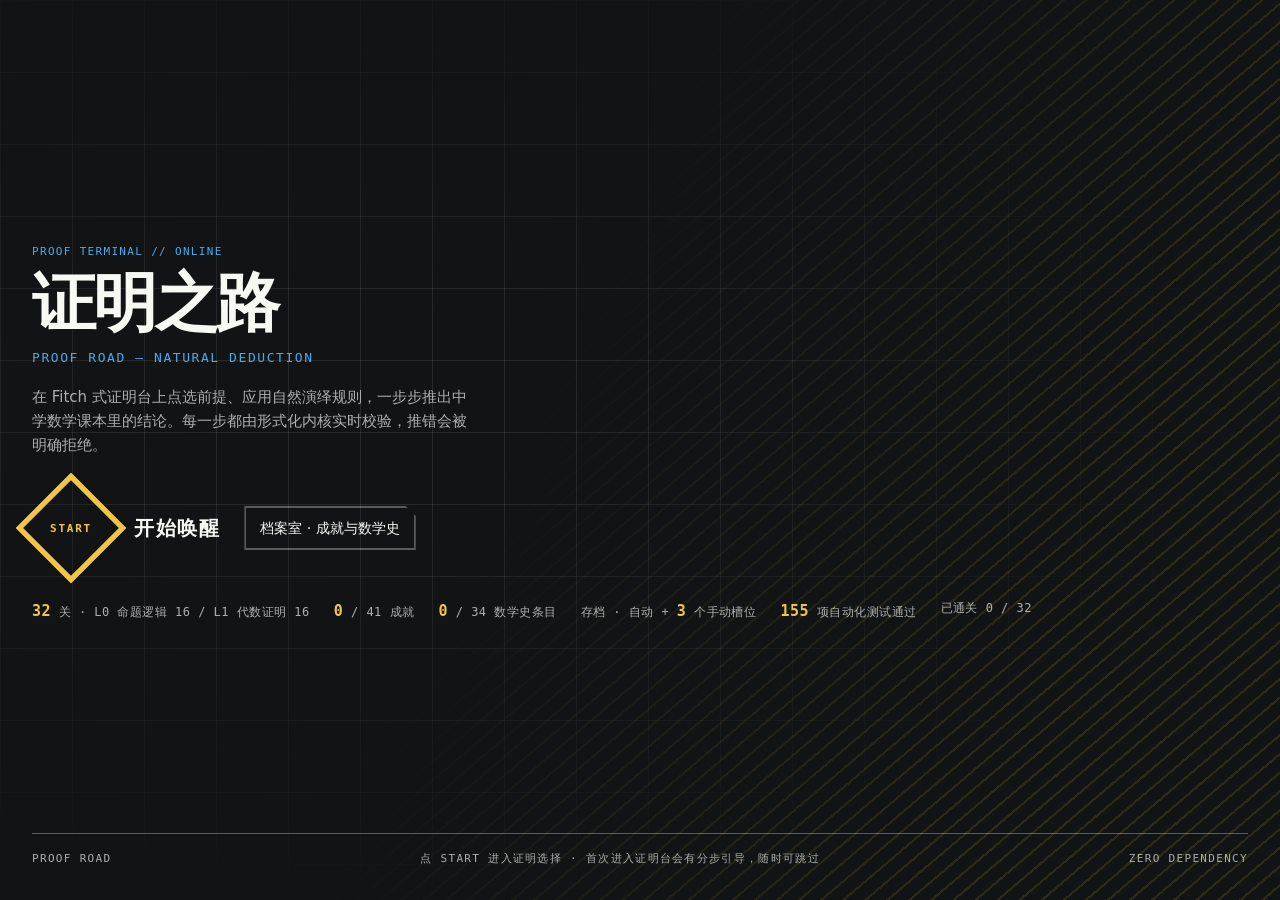
<file: index.html>
<!DOCTYPE html>
<html lang="zh-CN">
<head>
<meta charset="utf-8">
<meta name="viewport" content="width=device-width, initial-scale=1">
<title>证明之路 · 从命题逻辑到代数定理</title>
<link rel="stylesheet" href="styles.css">
</head>
<body>

<!-- ================= 过渡遮罩：斜向擦除 ================= -->
<div class="wipe is-reset" id="wipe" aria-hidden="true">
  <span class="wipe__bar"></span>
  <span class="wipe__bar"></span>
  <span class="wipe__bar"></span>
  <span class="wipe__bar"></span>
</div>

<!-- ================= ① 开始页 ================= -->
<section class="screen screen--start is-active" id="screen-start">
  <div class="start-bg" aria-hidden="true"></div>
  <div class="start-main">
    <div class="anim" style="--i:0">
      <span class="eyebrow">Proof Terminal // Online</span>
      <h1 class="start-title">证明之路</h1>
      <p class="start-en" lang="en">Proof Road — Natural Deduction</p>
      <p class="start-desc">在 Fitch 式证明台上点选前提、应用自然演绎规则，一步步推出中学数学课本里的结论。每一步都由形式化内核实时校验，推错会被明确拒绝。</p>
    </div>

    <div class="start-cta anim" style="--i:1">
      <button class="btn-start" id="btn-start" type="button" aria-label="开始唤醒">
        <span class="btn-start__face" aria-hidden="true"></span>
        <span class="btn-start__ring" aria-hidden="true"></span>
        <span class="btn-start__label">START</span>
      </button>
      <span class="start-hint">开始唤醒</span>
      <button class="btn btn--outline" id="btn-start-archive" type="button">档案室 · 成就与数学史</button>
    </div>

    <div class="start-meta anim" style="--i:2">
      <span><b id="meta-levels">32</b> 关 · L0 命题逻辑 16 / L1 代数证明 16</span>
      <span><b id="meta-ach">0</b> / <span id="meta-ach-total">41</span> 成就</span>
      <span><b id="meta-hist">0</b> / <span id="meta-hist-total">34</span> 数学史条目</span>
      <span>存档 · 自动 + <b id="meta-saves">3</b> 个手动槽位</span>
      <span><b id="meta-tests">155</b> 项自动化测试通过</span>
      <span id="start-progress">已通关 0 / 32</span>
    </div>
  </div>
  <div class="start-foot">
    <span>Proof Road</span>
    <span id="start-foot-hint">点 START 进入证明选择 · 首次进入证明台会有分步引导，随时可跳过</span>
    <span>Zero Dependency</span>
  </div>
</section>

<!-- ================= ② 关卡选择 ================= -->
<section class="screen screen--select" id="screen-select" hidden>
  <header class="topbar">
    <div class="brand">
      <span class="brand-mark" aria-hidden="true">⊢</span>
      <span class="brand-txt">
        <span class="brand-name">证明之路</span>
        <span class="brand-en">Proof Road / Natural Deduction</span>
      </span>
    </div>
    <nav class="nav" aria-label="主导航">
      <button class="nav-item is-current" type="button" id="nav-select">关卡<span>Levels</span></button>
      <button class="nav-item" type="button" id="nav-archive">档案室<span>Archive</span></button>
      <button class="nav-item" type="button" id="nav-save">存档<span>Saves</span></button>
      <button class="nav-item" type="button" id="nav-start">开始页<span>Title</span></button>
    </nav>
    <div class="topbar-right">
      <span class="counter">
        <span class="counter__value" id="select-progress-num">0</span>
        <span class="counter__den" id="select-progress-den">/ 32</span>
        <span class="counter__lbl">已通关</span>
      </span>
      <button class="btn btn--outline" id="btn-reset" type="button" title="清空本地进度、统计、成就与史话阅读记录">重置进度</button>
    </div>
  </header>

  <div class="shell shell--select">
    <main class="stack">
      <div class="sec-head anim" style="--i:0">
        <h2>证明选择</h2>
        <span class="eyebrow">Proof Select</span>
      </div>
      <div class="tier-tabs anim" style="--i:1" id="tier-tabs" role="tablist" aria-label="层级"></div>
      <div class="op-grid" id="op-grid"></div>
    </main>

    <aside class="detail anim" style="--i:2" id="detail" aria-live="polite"></aside>
  </div>
</section>

<!-- ================= ③ 证明台 ================= -->
<section class="screen screen--desk" id="screen-desk" hidden>
  <header class="topbar">
    <div class="brand">
      <span class="brand-mark" aria-hidden="true">⊢</span>
      <span class="brand-txt">
        <span class="brand-name">证明之路</span>
        <span class="brand-en">Proof Road / Natural Deduction</span>
      </span>
    </div>
    <nav class="nav" aria-label="主导航">
      <button class="nav-item" type="button" id="nav-back">证明选择<span>Levels</span></button>
      <button class="nav-item is-current" type="button">证明台<span>Proof Desk</span></button>
      <button class="nav-item" type="button" id="nav-save-desk">存档<span>Saves</span></button>
      <button class="nav-item" type="button" id="nav-archive-desk">档案室<span>Archive</span></button>
    </nav>
    <div class="topbar-right">
      <span class="counter">
        <span class="counter__value" id="progress-text">0 / 0</span>
      </span>
      <button class="btn btn--outline" id="btn-reset-desk" type="button">重置进度</button>
    </div>
  </header>

  <div class="shell">
    <aside class="rail">
      <div class="sec-head sec-head--sm">
        <h3>关卡索引</h3>
        <span class="eyebrow">Index</span>
      </div>
      <div id="level-list" class="level-list"></div>
    </aside>

    <main class="stack">
      <div class="anim" style="--i:0">
        <div class="level-head">
          <span class="level-code" id="level-code">—</span>
          <h1 class="level-title" id="level-title">载入中…</h1>
          <span class="level-sub" id="level-tier"></span>
        </div>
      </div>

      <div class="goal anim" style="--i:1">
        <span class="goal-l">
          <span class="goal-lbl">// 要证明的结论</span>
          <span class="goal-fx" id="goal-text">—</span>
          <span class="goal-open" id="goal-openvars"></span>
        </span>
        <span class="goal-r">
          <span class="tag tag--action">GOAL</span>
        </span>
      </div>

      <p class="teach anim" style="--i:2" id="level-teach"></p>
      <p class="premise anim" style="--i:3" id="level-premises"></p>

      <div class="panel anim" style="--i:4">
        <div class="signal-top"></div>
        <div class="panel-head">
          <h3>可用事实</h3>
          <span class="eyebrow">Facts</span>
          <span class="panel-right" id="select-hint">已选 0 条</span>
        </div>
        <div class="facts" id="facts"></div>
        <div class="panel-foot">
          <button class="btn btn--outline" id="btn-instantiate" type="button">展开全称公理</button>
          <button class="btn btn--outline" id="btn-undo" type="button">撤销一步</button>
          <button class="btn btn--outline" id="btn-restart" type="button" title="清空这一关推到一半的现场，从第一步重来">重开本关</button>
        </div>
      </div>

      <div class="panel anim" style="--i:5">
        <div class="panel-head">
          <h3>推理规则</h3>
          <span class="eyebrow">Rules</span>
          <span class="panel-right" id="rule-hint">先选前提，再点规则</span>
        </div>
        <div class="rules" id="rules"></div>
        <div class="choices" id="choices" hidden></div>
      </div>

      <div class="panel anim" style="--i:6">
        <div class="panel-head">
          <h3>证明记录</h3>
          <span class="eyebrow">Proof</span>
          <span class="panel-right" id="proof-hint"></span>
        </div>
        <ol class="proof" id="proof"></ol>
      </div>

      <div class="assume-bar anim" style="--i:7" id="assume-bar">
        <div class="assume-field">
          <label class="field" for="assume-input">
            <span class="field__label">子证明 / 假设式</span>
            <input class="input" id="assume-input" placeholder="例如 B 或 not A">
          </label>
        </div>
        <button class="btn btn--outline" id="btn-assume" type="button">打开假设</button>
        <span class="scopes" id="scope-list"></span>
        <button class="btn btn--outline" id="btn-guide" type="button" title="重新看这一关的分步引导（不看也可以随时跳过）">本关引导</button>
        <button class="btn btn--advanced" id="btn-hint" type="button">提示</button>
      </div>

      <div class="notice anim" id="status-box" style="--i:8">
        <span class="notice__code" id="status-code">RI / INFO</span>
        <div class="notice__body">
          <p class="notice__message" id="status">选好前提后点击规则即可推进一步。</p>
        </div>
      </div>

      <div class="panel panel--done anim" id="done-panel" hidden>
        <div class="signal-top"></div>
        <div class="done-body">
          <span class="done-mark cube" aria-hidden="true"><span class="cube__box"><span class="cube__f cube__f--f"></span><span class="cube__f cube__f--b"></span><span class="cube__f cube__f--l"></span><span class="cube__f cube__f--r"></span><span class="cube__f cube__f--t"></span><span class="cube__f cube__f--d"></span></span><span class="cube__g">✓</span></span>
          <div>
            <h3 class="done-title">证明完成</h3>
            <p class="done-msg" id="done-msg"></p>
          </div>
          <div class="done-actions">
            <button class="btn btn--outline" id="btn-done-select" type="button">返回证明选择</button>
            <button class="btn btn--advanced" id="btn-next" type="button">下一关</button>
          </div>
        </div>
      </div>

      <div class="desk-extra">
        <button class="btn btn--outline" id="btn-axioms" type="button">查看本关公理表</button>
        <button class="btn btn--outline" id="btn-history" type="button">数学史 · 这一关的来历</button>
        <button class="btn btn--outline" id="btn-saves" type="button" title="自动存档、手动槽位、导出与导入">存档 / 读档</button>
      </div>
      <div class="axioms" id="axioms" hidden></div>
      <div class="hist-card" id="history-card" hidden></div>
    </main>
  </div>
</section>

<!-- ================= ④ 档案室：成就 + 数学史长廊 ================= -->
<section class="screen screen--archive" id="screen-archive" hidden>
  <header class="topbar">
    <div class="brand">
      <span class="brand-mark" aria-hidden="true">✦</span>
      <span class="brand-txt">
        <span class="brand-name">档案室</span>
        <span class="brand-en">Archive / Achievements · History · Saves</span>
      </span>
    </div>
    <nav class="nav" aria-label="主导航">
      <button class="nav-item" type="button" id="nav-levels-archive">关卡<span>Levels</span></button>
      <button class="nav-item is-current" type="button">档案室<span>Archive</span></button>
      <button class="nav-item" type="button" id="nav-start-archive">开始页<span>Title</span></button>
    </nav>
    <div class="topbar-right">
      <span class="counter">
        <span class="counter__value" id="archive-ach-num">0</span>
        <span class="counter__den" id="archive-ach-den">/ 41</span>
        <span class="counter__lbl">成就</span>
      </span>
    </div>
  </header>

  <div class="shell shell--select">
    <main class="stack">
      <div class="sec-head anim" style="--i:0">
        <h2>档案室</h2>
        <span class="eyebrow">Archive</span>
      </div>
      <div class="tier-tabs anim" style="--i:1" id="archive-tabs" role="tablist" aria-label="档案分类"></div>
      <div id="archive-body"></div>
    </main>
    <aside class="detail anim" style="--i:2" id="archive-side" aria-live="polite"></aside>
  </div>
</section>

<!-- ================= 新手引导浮标（随时可跳过） ================= -->
<div class="coach" id="coach" hidden>
  <div class="coach__dim" id="coach-dim"></div>
  <div class="coach__card" id="coach-card">
    <span class="coach__step" id="coach-step">引导</span>
    <h4 class="coach__title" id="coach-title"></h4>
    <p class="coach__text" id="coach-text"></p>
    <div class="coach__action" id="coach-action" hidden></div>
    <div class="coach__hist" id="coach-hist" hidden></div>
    <div class="coach__foot">
      <button class="btn btn--outline" id="coach-skip" type="button">跳过引导</button>
      <span class="coach__spacer"></span>
      <button class="btn btn--outline" id="coach-prev" type="button">上一步</button>
      <button class="btn btn--advanced" id="coach-next" type="button">下一步</button>
    </div>
    <div class="coach__dots" id="coach-dots"></div>
  </div>
</div>

<!-- ================= 成就解锁提示 ================= -->
<div class="toasts" id="toasts" aria-live="polite"></div>

<script type="module" src="src/ui/app.js"></script>
</body>
</html>
</file>
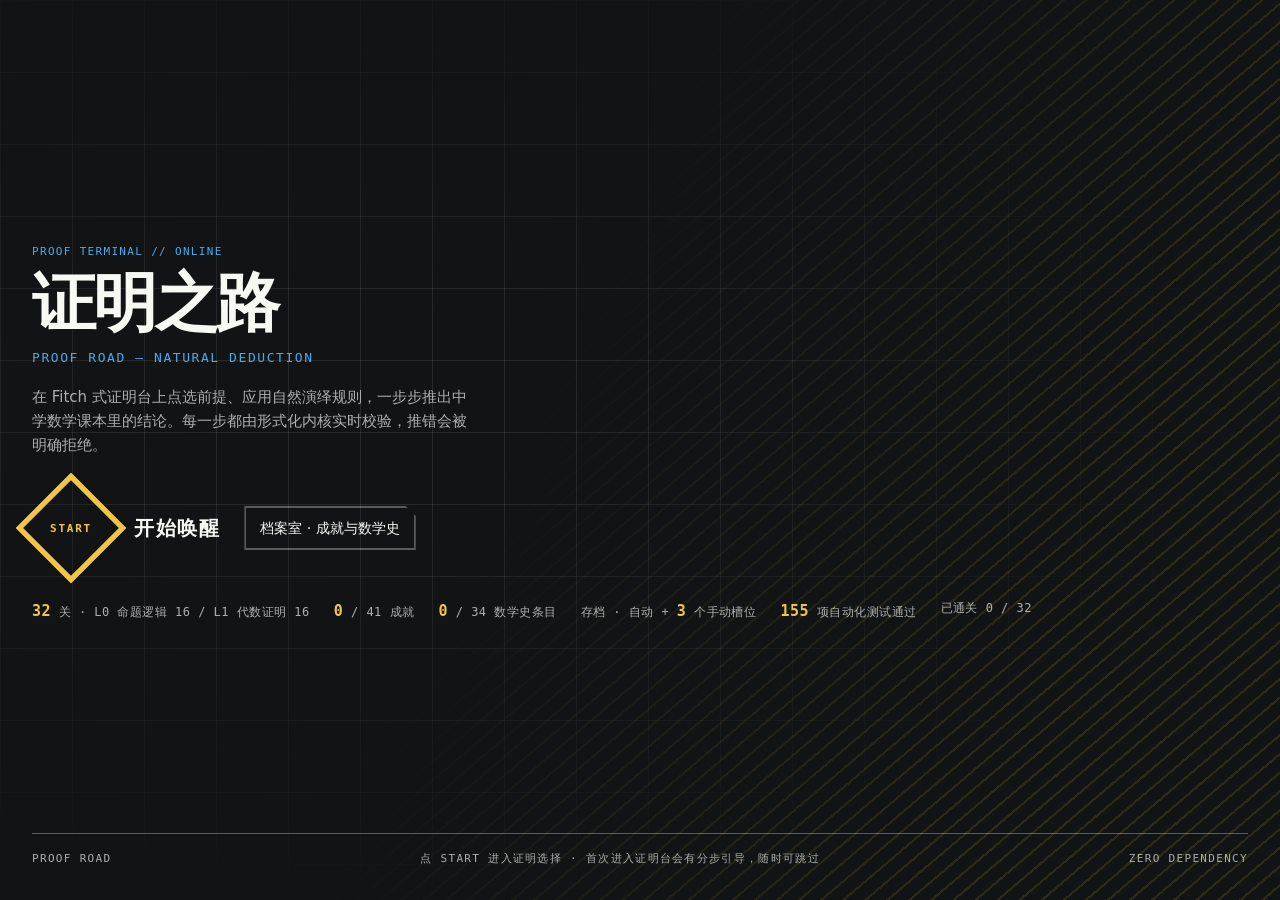
<file: proof-road-standalone.html>
<!DOCTYPE html>
<html lang="zh-CN">
<head>
<meta charset="utf-8">
<meta name="viewport" content="width=device-width, initial-scale=1">
<title>证明之路 · 从命题逻辑到代数定理</title>
<style>
/* ============================================================================
   证明之路 · 样式
   ----------------------------------------------------------------------------
   设计依据：ak-ui 设计契约（https://github.com/YunYouJun/ak-ui，MIT）。
   下面的 --ak-* 令牌逐字取自 @yunyoujun/ak-ui@1.1.0 的 tokens.css，
   未改动语义含义；项目自有组件一律通过这些语义令牌取值。
   项目另外补了 --ak-font-math（公式字体）与 --pg-* 局部变量。
   本文件不含任何游戏素材、Logo、立绘、纹理或截图。
   ============================================================================ */

/* ---------- 1 · 设计令牌 ---------- */
:root {
  /* ak-ui 基础色板 */
  --ak-color-white: white;
  --ak-color-black: black;
  --ak-color-low: #9c9c9c;
  --ak-color-basic: #d8dd5a;
  --ak-color-primary: #4aabea;
  --ak-color-secondary: #cfc2d1;
  --ak-color-advanced: #f1c644;
  --ak-color-accent: #f6540e;
  --ak-color-blue: #2bf;
  --ak-color-yellow: #ffd802;
  --ak-color-dark-blue: #0075a8;
  --ak-color-light-blue: #3ff7ff;
  --ak-color-gray: #313131;
  --ak-color-dark: #222;

  /* ak-ui 语义色 */
  --ak-surface-canvas: #111315;
  --ak-surface-panel: rgba(253, 253, 251, 0.9);
  --ak-surface-muted: rgba(235, 236, 235, 0.9);
  --ak-surface-raised: rgba(66, 66, 66, 0.92);
  --ak-surface-inverse: #17191b;
  --ak-text-primary: #f8f8f5;
  --ak-text-secondary: rgba(248, 248, 245, 0.68);
  --ak-text-inverse: #1b1d1f;
  --ak-signal-info: var(--ak-color-primary);
  --ak-signal-action: var(--ak-color-advanced);
  --ak-signal-accent: var(--ak-color-accent);
  --ak-signal-success: #46c47c;
  --ak-signal-danger: #e33b3b;
  --ak-signal-disabled: var(--ak-color-low);

  /* ak-ui 字体角色（字形族按本机可用字体替换，比例不变） */
  --ak-font-sans: "Noto Sans SC", "Microsoft YaHei", "PingFang SC", system-ui, sans-serif;
  --ak-font-serif: "Noto Serif SC", "Source Han Serif SC", "SimSun", serif;
  --ak-font-mono: "Consolas", "Cascadia Mono", "SFMono-Regular", monospace;
  --ak-font-command: var(--ak-font-serif);
  --ak-type-display-size: clamp(2.25rem, 5vw, 4.5rem);
  --ak-type-title-size: 3rem;
  --ak-type-label-size: 0.75rem;
  --ak-type-data-size: 1rem;
  --ak-type-tight: -0.04em;
  --ak-type-wide: 0.12em;

  /* ak-ui 间距与密度 */
  --ak-space-1: 0.25rem;
  --ak-space-2: 0.5rem;
  --ak-space-3: 0.75rem;
  --ak-space-4: 1rem;
  --ak-space-5: 1.5rem;
  --ak-space-6: 2rem;
  --ak-density-control-height: 2.75rem;
  --ak-density-panel-padding: var(--ak-space-5);

  /* ak-ui 几何与景深 */
  --ak-line-hairline: 1px;
  --ak-line-strong: 4px;
  --ak-cut-sm: 0.375rem;
  --ak-cut-md: 0.75rem;
  --ak-cut-lg: 1.5rem;
  --ak-radius-subtle: 2px;
  --ak-shadow-panel: 0 1rem 2rem rgba(0, 0, 0, 0.32);

  /* ak-ui 动效与焦点 */
  --ak-motion-fast: 120ms;
  --ak-motion-base: 200ms;
  --ak-motion-slow: 420ms;
  --ak-ease-standard: cubic-bezier(0.2, 0, 0, 1);
  --ak-ease-emphasized: cubic-bezier(0.2, 0.8, 0.2, 1);
  --ak-focus-color: var(--ak-signal-action);
  --ak-focus-width: 3px;
  --ak-focus-offset: 3px;

  /* 项目局部 */
  --ak-font-math: "Cambria Math", "Latin Modern Math", Georgia, serif;
  --pg-hair: rgba(248, 248, 245, 0.14);
  --pg-hair-strong: hsla(0, 0%, 100%, 0.3);   /* 官网实测的强分隔线 */
  --pg-wipe-in: 320ms;
  --pg-wipe-out: 300ms;
}

/* ---------- 2 · 基础 ---------- */
* { box-sizing: border-box; }
html, body { margin: 0; }
body {
  background: var(--ak-surface-canvas);
  color: var(--ak-text-primary);
  font: 15px/1.6 var(--ak-font-sans);
  -webkit-font-smoothing: antialiased;
}
h1, h2, h3, p { margin: 0; }
button { font: inherit; color: inherit; }
:focus-visible { outline: var(--ak-focus-width) solid var(--ak-focus-color); outline-offset: var(--ak-focus-offset); }

.eyebrow {
  display: block;
  font-family: var(--ak-font-mono);
  font-size: 0.6875rem;
  letter-spacing: var(--ak-type-wide);
  text-transform: uppercase;
  color: var(--ak-signal-info);
}

/* ---------- 3 · 屏幕与入场 ---------- */
.screen { min-height: 100vh; }
.screen[hidden] { display: none; }
.screen.is-active .anim {
  animation: pg-rise var(--ak-motion-slow) var(--ak-ease-emphasized) backwards;
  animation-delay: calc(var(--i, 0) * 55ms);
}
@keyframes pg-rise {
  from { opacity: 0; transform: translateY(14px); }
  to   { opacity: 1; transform: none; }
}

/* ---------- 4 · 过渡遮罩：斜向擦除 ---------- */
.wipe {
  position: fixed; inset: 0; z-index: 300;
  overflow: hidden; pointer-events: none;
}
/* 斜边用 clip-path 做，不用 skewX：skew 的旋转中心在元素中部，
   会把条形的上半截往右推回画面里（窄屏尤其明显）。clip-path 不移动盒子，
   所以 -120vw 就一定在画面外，任何视口高度都成立。 */
.wipe__bar {
  position: absolute; top: -14%; bottom: -14%; width: 36%;
  clip-path: polygon(15% 0, 100% 0, 85% 100%, 0 100%);
  transform: translate3d(-120vw, 0, 0);
  transition: transform var(--pg-wipe-in) var(--ak-ease-emphasized);
}
.wipe__bar:nth-child(1) { left: -10%; background: var(--ak-signal-action); }
.wipe__bar:nth-child(2) { left: 12%;  background: #2b3036; transition-delay: 35ms; }
.wipe__bar:nth-child(3) { left: 38%;  background: var(--ak-signal-action); transition-delay: 70ms; }
.wipe__bar:nth-child(4) { left: 64%;  background: #2b3036; transition-delay: 105ms; }
/* 待机位用 is-reset 关掉过渡：否则首次布局时 vw 还没定下来，遮罩会当着用户的面划过一屏 */
.wipe.is-reset .wipe__bar { transition: none; }
.wipe.is-in .wipe__bar { transform: translate3d(0, 0, 0); }
.wipe.is-out .wipe__bar {
  transform: translate3d(120vw, 0, 0);
  transition-duration: var(--pg-wipe-out);
  transition-delay: 0ms;
}

/* ---------- 5 · 顶栏 ---------- */
.topbar {
  display: flex; align-items: center; gap: var(--ak-space-5); flex-wrap: wrap;
  padding: var(--ak-space-4) var(--ak-space-5);
  background: var(--ak-surface-inverse);
  border-bottom: var(--ak-line-hairline) solid var(--pg-hair-strong);
}
.brand { display: flex; align-items: center; gap: var(--ak-space-3); }
.brand-mark {
  display: grid; place-items: center; width: 44px; height: 44px;
  background: var(--ak-signal-action); color: var(--ak-text-inverse);
  font: 900 26px/1 var(--ak-font-serif);
  clip-path: polygon(0 0, 100% 0, 100% 72%, 72% 100%, 0 100%);
}
.brand-name { display: block; font-family: var(--ak-font-command); font-size: 1.125rem; font-weight: 900; letter-spacing: var(--ak-type-tight); }
.brand-en { display: block; font-family: var(--ak-font-mono); font-size: 0.5625rem; letter-spacing: var(--ak-type-wide); text-transform: uppercase; color: var(--ak-text-secondary); }

.nav { display: flex; gap: var(--ak-space-5); }
.nav-item {
  display: flex; flex-direction: column; gap: 2px; padding: var(--ak-space-2) 0;
  background: none; border: 0; border-bottom: 2px solid transparent; cursor: pointer;
  color: var(--ak-text-secondary); font-size: 0.9375rem; text-align: left;
}
.nav-item span { font-family: var(--ak-font-mono); font-size: 0.5625rem; letter-spacing: var(--ak-type-wide); text-transform: uppercase; color: var(--ak-text-secondary); }
.nav-item:hover { color: #fff; }
.nav-item.is-current { color: var(--ak-signal-info); border-bottom-color: var(--ak-signal-info); }
.nav-item.is-current span { color: var(--ak-text-secondary); }

.topbar-right { display: flex; align-items: center; gap: var(--ak-space-4); margin-left: auto; }
.counter { display: flex; align-items: baseline; gap: 4px; }
.counter__value { font-family: var(--ak-font-mono); font-size: 1.5rem; font-weight: 700; color: var(--ak-signal-action); }
.counter__den { font-family: var(--ak-font-mono); font-size: 0.875rem; color: var(--ak-text-secondary); }
.counter__lbl { font-size: 0.6875rem; color: var(--ak-text-secondary); }

/* ---------- 6 · 按钮 ---------- */
.btn {
  position: relative; display: inline-grid; place-items: center;
  min-height: var(--ak-density-control-height); padding: 0 var(--ak-space-4);
  background: var(--ak-surface-raised); color: var(--ak-text-primary);
  background-image: linear-gradient(165deg, rgba(255, 255, 255, 0.07), transparent 60%);
  border: 0; cursor: pointer;
  font-size: 0.875rem;
  clip-path: polygon(0 0, calc(100% - 10px) 0, 100% 10px, 100% 100%, 0 100%);
  transition: filter var(--ak-motion-base) var(--ak-ease-standard), transform var(--ak-motion-fast) var(--ak-ease-standard);
}
.btn::before { content: ""; position: absolute; inset: 4px; border: var(--ak-line-hairline) solid rgba(255, 255, 255, 0.16); pointer-events: none; }
.btn:hover { filter: brightness(1.14); transform: translateY(-2px); }
.btn:active { filter: brightness(0.95); transform: translateY(1px); }
.btn--outline { background: transparent; background-image: none; box-shadow: inset 0 0 0 2px var(--pg-hair-strong); }
.btn--outline::before { display: none; }
.btn--advanced { background: var(--ak-signal-action); background-image: none; color: var(--ak-text-inverse); font-weight: 700; }
.btn--advanced::before { border-color: rgba(0, 0, 0, 0.22); }
.btn--block { width: 100%; }
.btn[disabled] { color: var(--ak-signal-disabled); cursor: not-allowed; }

.tag {
  display: inline-grid; place-items: center; padding: 3px 9px;
  font-family: var(--ak-font-mono); font-size: 0.625rem; font-weight: 700;
  letter-spacing: 0.14em; text-transform: uppercase;
  border: var(--ak-line-hairline) solid currentColor; color: var(--ak-text-secondary);
}
.tag--action { background: var(--ak-signal-action); border-color: transparent; color: var(--ak-text-inverse); }
.tag--done { background: var(--ak-signal-success); border-color: transparent; color: var(--ak-text-inverse); }

/* ---------- 6.5 · 透明立方体图标 ----------
   六边形换成可以看穿的立方体：6 个面都只有 1px 描边 + 一点同色玻璃填充，
   鼠标滑过时绕 Y 轴正好转一圈（动画结束回到起始角度，因为 338° ≡ -22°）。 */
.cube { position: relative; perspective: 260px; }
.cube__box {
  position: absolute; inset: 0;
  transform-style: preserve-3d;
  transform: rotateX(-22deg) rotateY(-22deg);
}
.cube:hover .cube__box,
.ach:hover .cube__box,
.toast:hover .cube__box {
  animation: pg-cube-spin 720ms var(--ak-ease-emphasized) 1;
}
@keyframes pg-cube-spin {
  from { transform: rotateX(-22deg) rotateY(-22deg); }
  to   { transform: rotateX(-22deg) rotateY(338deg); }
}
.cube__f {
  position: absolute; inset: 0;
  border: var(--ak-line-hairline) solid var(--cube-edge, var(--ak-signal-info));
  background: color-mix(in srgb, var(--cube-edge, var(--ak-signal-info)) 13%, transparent);
}
.cube__f--f { transform: translateZ(calc(var(--cube-size) / 2)); }
.cube__f--b { transform: rotateY(180deg) translateZ(calc(var(--cube-size) / 2)); }
.cube__f--r { transform: rotateY(90deg) translateZ(calc(var(--cube-size) / 2)); }
.cube__f--l { transform: rotateY(-90deg) translateZ(calc(var(--cube-size) / 2)); }
.cube__f--t { transform: rotateX(90deg) translateZ(calc(var(--cube-size) / 2)); }
.cube__f--d { transform: rotateX(-90deg) translateZ(calc(var(--cube-size) / 2)); }
.cube__g { position: relative; z-index: 2; color: var(--cube-edge, var(--ak-signal-info)); }

/* ---------- 7 · 表单 ---------- */
.field { display: grid; gap: 6px; }
.field__label {
  font-family: var(--ak-font-mono); font-size: 0.6875rem; font-weight: 700;
  letter-spacing: 0.08em; text-transform: uppercase; color: var(--ak-text-secondary);
}
.input {
  width: 100%; min-height: var(--ak-density-control-height); padding: 0 12px;
  background: var(--ak-surface-panel); color: var(--ak-text-inverse);
  border: var(--ak-line-hairline) solid rgba(0, 0, 0, 0.25); border-left: var(--ak-line-strong) solid var(--ak-signal-info);
  border-radius: 0; font: 0.9375rem var(--ak-font-sans); outline: none;
}
.input::placeholder { color: rgba(27, 29, 31, 0.5); }
.input:focus-visible { border-color: var(--ak-signal-info); box-shadow: 0 0 0 3px color-mix(in srgb, var(--ak-signal-info) 25%, transparent); }

/* ---------- 8 · 开始页 ---------- */
.screen--start {
  position: relative; display: grid; grid-template-rows: 1fr auto;
  min-height: 100vh; padding: var(--ak-space-6); overflow: hidden;
}
.start-bg { position: absolute; inset: 0; pointer-events: none; }
.start-bg::before {
  content: ""; position: absolute; inset: 0;
  background-image:
    linear-gradient(var(--pg-hair) 1px, transparent 1px),
    linear-gradient(90deg, var(--pg-hair) 1px, transparent 1px);
  background-size: 72px 72px;
  -webkit-mask-image: radial-gradient(ellipse at 30% 45%, #000 12%, transparent 72%);
  mask-image: radial-gradient(ellipse at 30% 45%, #000 12%, transparent 72%);
  opacity: 0.7;
}
.start-bg::after {
  content: ""; position: absolute; inset: 0;
  background: repeating-linear-gradient(-45deg, rgba(241, 198, 68, 0.13) 0 2px, transparent 2px 13px);
  -webkit-mask-image: linear-gradient(105deg, transparent 42%, #000 78%);
  mask-image: linear-gradient(105deg, transparent 42%, #000 78%);
  transform: skewX(-10deg) scale(1.2);
}
.start-main {
  position: relative; z-index: 1;
  display: flex; flex-direction: column; justify-content: center; gap: var(--ak-space-6);
  max-width: 1560px; width: 100%; margin: 0 auto; padding: var(--ak-space-6) 0;
}
.start-title {
  margin: var(--ak-space-3) 0 0;
  font-family: var(--ak-font-command); font-weight: 900;
  font-size: var(--ak-type-display-size); line-height: 1;
  letter-spacing: var(--ak-type-tight);
}
.start-en {
  margin-top: var(--ak-space-3);
  font-family: var(--ak-font-mono); font-size: 0.8125rem;
  letter-spacing: var(--ak-type-wide); text-transform: uppercase; color: var(--ak-signal-info);
}
.start-desc { margin-top: var(--ak-space-4); max-width: 46ch; color: var(--ak-text-secondary); }

.start-cta { display: flex; align-items: center; gap: var(--ak-space-5); }
.btn-start {
  position: relative; width: 78px; height: 78px; padding: 0;
  background: none; border: 0; cursor: pointer;
  transform: rotate(-45deg);
}
.btn-start__face { position: absolute; inset: 0; border: 5px solid var(--ak-signal-action); transition: background var(--ak-motion-base) var(--ak-ease-standard); }
.btn-start__ring { position: absolute; inset: 0; border: 5px solid var(--ak-signal-action); animation: pg-pulse 1.8s var(--ak-ease-standard) infinite; }
.btn-start__label {
  position: absolute; inset: 0; display: grid; place-items: center;
  transform: rotate(45deg); color: var(--ak-signal-action);
  font: 700 0.6875rem/1 var(--ak-font-mono); letter-spacing: 0.16em;
}
.btn-start:hover .btn-start__face { background: var(--ak-signal-action); }
.btn-start:hover .btn-start__label { color: var(--ak-text-inverse); }
@keyframes pg-pulse {
  from { transform: scale(1); opacity: 0.85; }
  to   { transform: scale(1.75); opacity: 0; }
}
.start-hint { font-family: var(--ak-font-command); font-size: 1.25rem; font-weight: 900; letter-spacing: 0.08em; }

.start-meta { display: flex; flex-wrap: wrap; gap: var(--ak-space-5); }
.start-meta span { font-family: var(--ak-font-mono); font-size: 0.75rem; letter-spacing: 0.04em; color: var(--ak-text-secondary); }
.start-meta b { color: var(--ak-signal-action); font-size: 0.9375rem; }
.start-foot {
  position: relative; z-index: 1;
  display: flex; justify-content: space-between; gap: var(--ak-space-4); flex-wrap: wrap;
  max-width: 1560px; width: 100%; margin: 0 auto;
  padding-top: var(--ak-space-4); border-top: var(--ak-line-hairline) solid var(--pg-hair-strong);
  font-family: var(--ak-font-mono); font-size: 0.6875rem;
  letter-spacing: var(--ak-type-wide); text-transform: uppercase; color: var(--ak-text-secondary);
}

/* ---------- 9 · 外壳 ---------- */
.shell {
  display: grid; grid-template-columns: 264px minmax(0, 1fr); gap: var(--ak-space-5);
  max-width: 1560px; margin: 0 auto; padding: var(--ak-space-5); align-items: start;
}
.shell--select { grid-template-columns: minmax(0, 1fr) 340px; }
.stack { display: flex; flex-direction: column; gap: var(--ak-space-4); min-width: 0; }

.sec-head { display: flex; align-items: flex-end; gap: var(--ak-space-3); flex-wrap: wrap;
  border-left: var(--ak-line-strong) solid var(--ak-signal-info); padding-left: var(--ak-space-3); }
.sec-head h2 { font-family: var(--ak-font-command); font-size: 1.75rem; font-weight: 900; letter-spacing: var(--ak-type-tight); }
.sec-head h3 { font-family: var(--ak-font-command); font-size: 1rem; font-weight: 900; }
.sec-head--sm { border-left-width: var(--ak-line-strong); }

/* ---------- 10 · 关卡选择 ---------- */
.tier-tabs { display: flex; gap: var(--ak-space-2); flex-wrap: wrap; border-bottom: var(--ak-line-hairline) solid var(--pg-hair-strong); }
.tier-tab {
  display: grid; gap: 2px; padding: var(--ak-space-3) var(--ak-space-4);
  background: none; border: 0; border-bottom: 3px solid transparent; cursor: pointer; text-align: left;
  color: var(--ak-text-secondary);
}
.tier-tab__cn { font-size: 0.9375rem; }
.tier-tab__en { font-family: var(--ak-font-mono); font-size: 0.5625rem; letter-spacing: var(--ak-type-wide); text-transform: uppercase; }
.tier-tab:hover { color: #fff; }
.tier-tab.is-on { border-bottom-color: var(--ak-signal-info); }
.tier-tab.is-on .tier-tab__cn { color: #fff; }
.tier-tab.is-on .tier-tab__en { color: var(--ak-signal-info); }

.op-grid { display: grid; grid-template-columns: repeat(auto-fill, minmax(196px, 1fr)); gap: var(--ak-space-3); }
.screen--select.is-active .op {
  animation: pg-card var(--ak-motion-slow) var(--ak-ease-emphasized) backwards;
  animation-delay: calc(var(--i, 0) * 26ms);
}
@keyframes pg-card {
  from { opacity: 0; transform: translateY(18px) scale(0.98); }
  to   { opacity: 1; transform: none; }
}
.op {
  position: relative; display: grid; align-content: end; gap: 6px; overflow: hidden;
  min-height: 150px; padding: var(--ak-space-4); text-align: left; cursor: pointer; border: 0;
  background: var(--ak-surface-raised);
  background-image: linear-gradient(165deg, rgba(255, 255, 255, 0.07), transparent 60%);
  color: var(--ak-text-primary);
  transition: filter var(--ak-motion-base) var(--ak-ease-standard), transform var(--ak-motion-base) var(--ak-ease-emphasized);
}
.op::before { content: ""; position: absolute; inset: 6px; border: var(--ak-line-hairline) solid rgba(255, 255, 255, 0.18); pointer-events: none; }
.op::after { content: ""; position: absolute; left: 0; right: 0; bottom: 0; height: 5px; background: var(--op-signal, var(--ak-signal-info)); }
.op:hover { filter: brightness(1.1); transform: translateY(-4px); }
.op__state { position: absolute; z-index: 2; top: 12px; right: 14px;
  font-family: var(--ak-font-mono); font-size: 0.625rem; font-weight: 700; letter-spacing: 0.12em; color: var(--ak-text-secondary); }
.op__no { position: relative; font-family: var(--ak-font-serif); font-size: 2.75rem; font-weight: 900; line-height: 1; letter-spacing: var(--ak-type-tight); }
.op__name { position: relative; font-size: 0.875rem; line-height: 1.4; color: var(--ak-text-secondary); overflow-wrap: anywhere; }
.op__code { position: relative; font-family: var(--ak-font-mono); font-size: 0.6875rem; letter-spacing: 0.06em; color: var(--ak-text-secondary); }
.op--done { --op-signal: var(--ak-signal-success); }
.op--done .op__state { color: var(--ak-signal-success); }
.op--now { --op-signal: var(--ak-signal-action); background: var(--ak-surface-panel); background-image: none; color: var(--ak-text-inverse); }
.op--now .op__name, .op--now .op__code { color: rgba(27, 29, 31, 0.62); }
.op--now .op__state { color: var(--ak-signal-accent); }
.op--now::before { border-color: rgba(0, 0, 0, 0.22); }
.op--sel { outline: 3px solid var(--ak-signal-info); outline-offset: 2px; }

.detail {
  position: sticky; top: var(--ak-space-5);
  display: flex; flex-direction: column; gap: var(--ak-space-4);
  padding: var(--ak-space-5);
  background: var(--ak-surface-panel); color: var(--ak-text-inverse);
  box-shadow: var(--ak-shadow-panel);
}
.detail__eyebrow { font-family: var(--ak-font-mono); font-size: 0.6875rem; letter-spacing: var(--ak-type-wide); text-transform: uppercase; color: rgba(27, 29, 31, 0.5); }
.detail__code { align-self: flex-start; padding: 3px 8px; background: var(--ak-signal-action);
  font-family: var(--ak-font-mono); font-size: 0.8125rem; font-weight: 700; letter-spacing: 0.08em; }
.detail__title { font-family: var(--ak-font-command); font-size: 1.75rem; font-weight: 900; letter-spacing: var(--ak-type-tight); line-height: 1.2; }
.detail__goal { padding: var(--ak-space-3) var(--ak-space-4); background: var(--ak-surface-inverse); color: var(--ak-text-primary); }
.detail__goal .lbl { display: block; font-family: var(--ak-font-mono); font-size: 0.625rem; letter-spacing: var(--ak-type-wide); text-transform: uppercase; color: var(--ak-text-secondary); }
.detail__goal .fx { display: block; margin-top: 6px; font: 400 1.75rem/1.2 var(--ak-font-math); }
.detail__rows { display: flex; flex-direction: column; }
.detail__rows > div { display: grid; grid-template-columns: 84px minmax(0, 1fr); gap: var(--ak-space-4);
  padding: var(--ak-space-3) 0; border-top: var(--ak-line-hairline) solid rgba(0, 0, 0, 0.16); }
.detail__rows dt { font-family: var(--ak-font-mono); font-size: 0.6875rem; line-height: 1.7; color: rgba(27, 29, 31, 0.55); }
.detail__rows dd { margin: 0; font-size: 0.875rem; line-height: 1.7; overflow-wrap: anywhere; }
.detail__note { font-size: 0.75rem; line-height: 1.6; color: rgba(27, 29, 31, 0.6); }

/* ---------- 11 · 证明台 ---------- */
.rail { position: sticky; top: var(--ak-space-5); display: flex; flex-direction: column; gap: var(--ak-space-3); }
.level-list { display: flex; flex-direction: column; max-height: calc(100vh - 220px); overflow: auto; }
.lx-tier {
  padding: var(--ak-space-3) var(--ak-space-3) var(--ak-space-1);
  font-family: var(--ak-font-mono); font-size: 0.6875rem; letter-spacing: var(--ak-type-wide);
  text-transform: uppercase; color: var(--ak-signal-action);
}
.lx {
  display: grid; grid-template-columns: 32px minmax(0, 1fr) auto; gap: var(--ak-space-3); align-items: center;
  width: 100%; min-height: var(--ak-density-control-height); padding: var(--ak-space-2) var(--ak-space-3);
  background: none; border: 0; border-left: var(--ak-line-strong) solid transparent;
  text-align: left; cursor: pointer; color: var(--ak-text-secondary); font-size: 0.875rem;
  transition: background var(--ak-motion-fast) var(--ak-ease-standard);
}
.lx:hover { background: rgba(255, 255, 255, 0.06); color: #fff; }
.lx__no { font-family: var(--ak-font-mono); font-size: 0.75rem; color: var(--ak-text-secondary); }
.lx__name { overflow-wrap: anywhere; }
.lx__st { font-family: var(--ak-font-mono); font-size: 0.625rem; letter-spacing: 0.1em; }
.lx--done .lx__st { color: var(--ak-signal-success); }
.lx--now { background: rgba(74, 171, 234, 0.16); border-left-color: var(--ak-signal-info); color: #fff; }
.lx--now .lx__no, .lx--now .lx__st { color: var(--ak-signal-info); }

.level-head { display: flex; align-items: flex-end; gap: var(--ak-space-3); flex-wrap: wrap; }
.level-code { padding: 4px 9px; background: var(--ak-signal-action); color: var(--ak-text-inverse);
  font-family: var(--ak-font-mono); font-size: 0.8125rem; font-weight: 700; letter-spacing: 0.08em; }
.level-title { font-family: var(--ak-font-command); font-size: var(--ak-type-title-size); font-weight: 900;
  letter-spacing: var(--ak-type-tight); line-height: 1.1; }
.level-sub { font-family: var(--ak-font-mono); font-size: 0.6875rem; letter-spacing: var(--ak-type-wide);
  text-transform: uppercase; color: var(--ak-text-secondary); }

.goal {
  position: relative; display: flex; align-items: center; gap: var(--ak-space-5); flex-wrap: wrap;
  padding: var(--ak-space-5) var(--ak-space-6);
  background: var(--ak-surface-panel); color: var(--ak-text-inverse);
  box-shadow: var(--ak-shadow-panel);
}
.goal::before {
  content: ""; position: absolute; top: 0; right: 0; width: 96px; height: 26px; pointer-events: none;
  background: repeating-linear-gradient(-45deg, var(--ak-signal-accent) 0 2px, transparent 2px 7px);
  clip-path: polygon(0 0, 100% 0, 100% 100%, 22% 100%);
}
.goal-lbl { display: block; font-family: var(--ak-font-mono); font-size: 0.6875rem; letter-spacing: var(--ak-type-wide);
  text-transform: uppercase; color: rgba(27, 29, 31, 0.55); }
.goal-fx { display: block; margin-top: var(--ak-space-2); font: 400 3rem/1.15 var(--ak-font-math); overflow-wrap: anywhere; }
.goal-open { display: block; margin-top: 6px; font-size: 0.75rem; color: rgba(27, 29, 31, 0.58); }
.goal-r { margin-left: auto; display: flex; flex-direction: column; align-items: flex-end; gap: var(--ak-space-2); }

.teach { max-width: 74ch; color: var(--ak-text-primary); }
.premise { font-family: var(--ak-font-mono); font-size: 0.8125rem; letter-spacing: 0.02em; color: var(--ak-text-secondary); }

.panel { position: relative; background: var(--ak-surface-raised);
  background-image: linear-gradient(165deg, rgba(255, 255, 255, 0.07), transparent 60%);
  box-shadow: var(--ak-shadow-panel); }
.panel::before { content: ""; position: absolute; inset: 6px; border: var(--ak-line-hairline) solid rgba(255, 255, 255, 0.16); pointer-events: none; }
.panel--done { background-image: linear-gradient(165deg, rgba(70, 196, 124, 0.22), transparent 62%); }
.panel--done::before { border-color: rgba(70, 196, 124, 0.4); }
.signal-top { height: var(--ak-line-strong); background: var(--ak-signal-info); }
.panel-head { position: relative; display: flex; align-items: baseline; gap: var(--ak-space-3); flex-wrap: wrap;
  padding: var(--ak-space-4) var(--ak-space-5) var(--ak-space-3); border-bottom: var(--ak-line-hairline) solid var(--pg-hair-strong); }
.panel-head h3 { font-family: var(--ak-font-command); font-size: 1.125rem; font-weight: 900; letter-spacing: var(--ak-type-tight); }
.panel-right { margin-left: auto; font-family: var(--ak-font-mono); font-size: 0.6875rem; letter-spacing: 0.04em; color: var(--ak-text-secondary); }
.panel-foot { position: relative; display: flex; gap: var(--ak-space-2); flex-wrap: wrap;
  padding: var(--ak-space-3) var(--ak-space-5) var(--ak-space-4); border-top: var(--ak-line-hairline) solid var(--pg-hair); }

/* 事实 */
.facts { position: relative; display: flex; flex-direction: column; }
.facts-empty { padding: var(--ak-space-5); font-size: 0.875rem; line-height: 1.7; color: var(--ak-text-secondary); }
.fact {
  position: relative; display: grid; grid-template-columns: 56px minmax(0, 1fr); gap: var(--ak-space-3);
  width: 100%; padding: var(--ak-space-3) var(--ak-space-5); text-align: left; cursor: pointer;
  background: none; border: 0; border-left: var(--ak-line-strong) solid transparent;
  color: var(--ak-text-primary); transition: background var(--ak-motion-fast) var(--ak-ease-standard);
}
.fact + .fact { border-top: var(--ak-line-hairline) solid var(--pg-hair); }
.fact:hover { background: rgba(255, 255, 255, 0.06); }
.fact__id { font-family: var(--ak-font-mono); font-size: 0.8125rem; line-height: 1.8; color: var(--ak-text-secondary); }
.fact__fx { display: block; font: 400 1.25rem/1.4 var(--ak-font-math); overflow-wrap: anywhere; }
.fact__meta { display: block; margin-top: 2px; font-size: 0.75rem; color: var(--ak-text-secondary); }
.fact--assume { border-left-color: var(--ak-signal-action); background: rgba(241, 198, 68, 0.07); }
.fact--assume .fact__id { color: var(--ak-signal-action); }
.fact--derived { border-left-color: var(--ak-signal-info); }
.fact--derived .fact__id { color: var(--ak-signal-info); }
.fact--closed { opacity: 0.5; }
.fact[aria-pressed="true"] { background: rgba(74, 171, 234, 0.18); box-shadow: inset 0 0 0 1px rgba(74, 171, 234, 0.7); }
.fact[aria-pressed="true"] .fact__id { color: #fff; }
.fact--d1 { margin-left: 20px; }
.fact--d2 { margin-left: 40px; }
.fact--d3 { margin-left: 60px; }

/* 规则 */
.rules { position: relative; display: grid; grid-template-columns: repeat(auto-fill, minmax(176px, 1fr));
  gap: var(--ak-space-3); padding: var(--ak-space-4) var(--ak-space-5); }
.rule {
  position: relative; display: grid; align-content: end; gap: 4px; overflow: hidden;
  min-height: 88px; padding: var(--ak-space-4);
  background: var(--ak-surface-raised);
  background-image: linear-gradient(165deg, rgba(255, 255, 255, 0.07), transparent 60%);
  color: var(--ak-text-primary); border: 0; cursor: pointer; text-align: left;
  transition: filter var(--ak-motion-base) var(--ak-ease-standard), transform var(--ak-motion-base) var(--ak-ease-emphasized);
}
.rule::before { content: ""; position: absolute; inset: 5px; border: var(--ak-line-hairline) solid rgba(255, 255, 255, 0.18); pointer-events: none; }
.rule::after { content: ""; position: absolute; left: 0; right: 0; bottom: 0; height: 5px;
  background: var(--ak-signal-info); transform: scaleX(0); transform-origin: left; transition: transform 150ms ease; }
.rule:hover { filter: brightness(1.1); transform: translateY(-3px); }
.rule:active { filter: brightness(0.95); transform: translateY(1px); }
.rule.is-primary::after { transform: scaleX(1); }
.rule__nm { position: relative; font-family: var(--ak-font-command); font-size: 1.0625rem; font-weight: 900; letter-spacing: var(--ak-type-tight); line-height: 1.2; }
.rule__en { position: relative; font-family: var(--ak-font-mono); font-size: 0.625rem; letter-spacing: var(--ak-type-wide);
  text-transform: uppercase; color: rgba(248, 248, 245, 0.6); }

/* 候选 / 引导 */
.choices { position: relative; display: flex; flex-wrap: wrap; gap: var(--ak-space-2); align-items: center;
  padding: var(--ak-space-4) var(--ak-space-5); border-top: var(--ak-line-hairline) solid var(--pg-hair-strong);
  background: rgba(0, 0, 0, 0.22); }
.choices__head { width: 100%; margin-bottom: 4px; font-size: 0.8125rem; color: var(--ak-signal-action); }
.guide { width: 100%; padding: var(--ak-space-4); background: rgba(241, 198, 68, 0.08);
  border-left: var(--ak-line-strong) solid var(--ak-signal-action); }
.guide__head { margin-bottom: var(--ak-space-3); font-family: var(--ak-font-command); font-size: 1rem; font-weight: 900; }
.guide__tip { margin-top: var(--ak-space-3); font-size: 0.75rem; color: var(--ak-text-secondary); }
.branch { display: flex; align-items: center; gap: var(--ak-space-3); flex-wrap: wrap;
  padding: var(--ak-space-2) 0; border-top: var(--ak-line-hairline) solid var(--pg-hair); font-size: 0.875rem; color: var(--ak-text-secondary); }
.branch:first-of-type { border-top: 0; }
.branch__mark { display: grid; place-items: center; width: 24px; height: 24px; flex: 0 0 auto;
  --cube-size: 24px; --cube-edge: var(--ak-text-secondary);
  font: 700 12px/1 var(--ak-font-mono); }
.branch--done .branch__mark { --cube-edge: var(--ak-signal-success); }
.branch--done { color: var(--ak-signal-success); }

/* 证明记录 */
.proof { position: relative; display: flex; flex-direction: column; margin: 0; padding: 0; list-style: none; counter-reset: step; }
.proof li { display: grid; grid-template-columns: 64px minmax(0, 1fr); gap: var(--ak-space-3); align-items: baseline;
  padding: var(--ak-space-3) var(--ak-space-5); border-left: var(--ak-line-strong) solid transparent;
  border-top: var(--ak-line-hairline) solid var(--pg-hair); }
.proof li:first-child { border-top: 0; }
.proof:empty::after {
  content: "还没有步骤。选好前提后点规则即可推进一步。";
  display: block; padding: var(--ak-space-5);
  color: var(--ak-text-secondary); font-size: 0.875rem;
}
.proof li::before { counter-increment: step; content: counter(step, decimal-leading-zero);
  font-family: var(--ak-font-mono); font-size: 0.8125rem; line-height: 1.8; color: var(--ak-text-secondary); }
.proof__fx { font: 400 1.25rem/1.4 var(--ak-font-math); overflow-wrap: anywhere; }
.proof__why { display: block; font-family: var(--ak-font-mono); font-size: 0.6875rem; line-height: 1.7; color: var(--ak-text-secondary); }
.proof li.is-assume { border-left-color: var(--ak-signal-action); background: rgba(241, 198, 68, 0.07); }
.proof li.is-assume .proof__why { color: var(--ak-signal-action); }
.proof li.is-derived { border-left-color: var(--ak-signal-info); }
.proof li.is-closed { opacity: 0.45; }
.proof li.is-closed .proof__fx { text-decoration: line-through; text-decoration-color: rgba(248, 248, 245, 0.35); }
.proof li.d1 { padding-left: calc(var(--ak-space-5) + 26px); }
.proof li.d2 { padding-left: calc(var(--ak-space-5) + 52px); }
.proof li.d3 { padding-left: calc(var(--ak-space-5) + 78px); }

/* 子证明条 */
.assume-bar { display: flex; align-items: flex-end; gap: var(--ak-space-3); flex-wrap: wrap; }
.assume-field { flex: 1 1 320px; max-width: 460px; padding: var(--ak-space-3) var(--ak-space-4);
  background: var(--ak-surface-panel); box-shadow: var(--ak-shadow-panel); }
/* 纸面上的标签要用深色，否则浅色字在浅底上读不出来 */
.assume-field .field__label { color: rgba(27, 29, 31, 0.62); }
.scopes { display: flex; align-items: center; gap: var(--ak-space-3); flex-wrap: wrap; }
.scope-chip { display: flex; align-items: center; gap: var(--ak-space-2);
  font-family: var(--ak-font-mono); font-size: 0.8125rem; color: var(--ak-text-primary); }
.scope-hex { display: grid; place-items: center; width: 28px; height: 28px; flex: 0 0 auto;
  --cube-size: 28px; --cube-edge: var(--ak-signal-action);
  font: 700 12px/1 var(--ak-font-mono); }
.scope-none { font-size: 0.8125rem; color: var(--ak-text-secondary); }
.assume-bar .btn--advanced { margin-left: auto; }

/* 状态 */
.notice { display: flex; gap: var(--ak-space-4); padding: var(--ak-space-4) var(--ak-space-5);
  border-left: var(--ak-line-strong) solid var(--ak-signal-info); background: rgba(74, 171, 234, 0.1); }
.notice__code { flex: 0 0 auto; font-family: var(--ak-font-mono); font-size: 0.625rem; font-weight: 700;
  letter-spacing: var(--ak-type-wide); text-transform: uppercase; color: var(--ak-signal-info); }
.notice__message { font-size: 0.9375rem; line-height: 1.6; }
.notice--ok { border-left-color: var(--ak-signal-success); background: rgba(70, 196, 124, 0.1); }
.notice--ok .notice__code { color: var(--ak-signal-success); }
.notice--warn { border-left-color: var(--ak-signal-action); background: rgba(241, 198, 68, 0.1); }
.notice--warn .notice__code { color: var(--ak-signal-action); }
.notice--bad { border-left-color: var(--ak-signal-danger); background: rgba(227, 59, 59, 0.12); }
.notice--bad .notice__code { color: var(--ak-signal-danger); }

/* 通关面板 */
.done-body { position: relative; display: flex; align-items: center; gap: var(--ak-space-5); flex-wrap: wrap; padding: var(--ak-space-5); }
.done-mark { display: grid; place-items: center; width: 52px; height: 52px; flex: 0 0 auto;
  --cube-size: 52px; --cube-edge: var(--ak-signal-success);
  font: 700 22px/1 var(--ak-font-mono); }
.done-title { font-family: var(--ak-font-command); font-size: 1.5rem; font-weight: 900; letter-spacing: var(--ak-type-tight); }
.done-msg { margin-top: 4px; font-family: var(--ak-font-mono); font-size: 0.8125rem; color: var(--ak-text-secondary); }
.done-actions { margin-left: auto; display: flex; gap: var(--ak-space-3); flex-wrap: wrap; }

/* 公理表 */
.axioms-toggle { display: flex; }
.axioms { background: var(--ak-surface-raised); padding: var(--ak-space-4) var(--ak-space-5); }
.axioms table { width: 100%; border-collapse: collapse; font-size: 0.8125rem; }
.axioms td { padding: 6px; border-bottom: var(--ak-line-hairline) solid var(--pg-hair); vertical-align: top; }
.axioms td.n { width: 60px; font-family: var(--ak-font-mono); color: var(--ak-signal-action); }
.axioms td.f { font-family: var(--ak-font-math); font-size: 1rem; }
.axioms td.d { color: var(--ak-text-secondary); }

/* ============================================================================
   12 · 新手引导（教练浮标）
   ----------------------------------------------------------------------------
   遮罩不拦截点击：.coach 整体 pointer-events:none，只有卡片本身可点。
   聚光靠给目标元素加一圈 9999px 的外阴影实现——目标被抬到遮罩之上，
   周围全被压暗，于是不需要额外的“挖洞”图层。
   ============================================================================ */
.coach { position: fixed; inset: 0; z-index: 395; pointer-events: none; }
.coach[hidden] { display: none; }
.coach__dim { position: absolute; inset: 0; background: rgba(0, 0, 0, 0.62); }

/* 目标抬到遮罩之上（390 < .coach 的 395），于是卡片永远压在目标之上，
   而目标周围被它自己的巨大外阴影压暗——这就是“聚光灯”。 */
.coach-target {
  position: relative;
  z-index: 390;
  box-shadow:
    0 0 0 3px var(--ak-signal-action),
    0 0 0 9999px rgba(0, 0, 0, 0.62),
    0 18px 40px rgba(0, 0, 0, 0.5);
  transition: box-shadow var(--ak-motion-base) var(--ak-ease-standard);
}

.coach__card {
  position: fixed;
  z-index: 400;
  width: 420px;
  max-width: calc(100vw - 24px);
  max-height: calc(100vh - 24px);
  overflow: auto;
  display: grid;
  gap: var(--ak-space-3);
  padding: var(--ak-space-5);
  background: var(--ak-surface-panel);
  color: var(--ak-text-inverse);
  box-shadow: 0 1.5rem 3rem rgba(0, 0, 0, 0.45);
  border-top: var(--ak-line-strong) solid var(--ak-signal-action);
  pointer-events: auto;
  animation: coach-in var(--ak-motion-base) var(--ak-ease-emphasized);
}
.coach__card--center { left: 50%; top: 50%; transform: translate(-50%, -50%); }
@keyframes coach-in {
  from { opacity: 0; transform: translateY(8px); }
  to   { opacity: 1; transform: none; }
}
.coach__card--center { animation: coach-pop var(--ak-motion-base) var(--ak-ease-emphasized); }
@keyframes coach-pop {
  from { opacity: 0; transform: translate(-50%, -46%); }
  to   { opacity: 1; transform: translate(-50%, -50%); }
}
.coach__step {
  font-family: var(--ak-font-mono); font-size: 0.625rem; font-weight: 700;
  letter-spacing: var(--ak-type-wide); text-transform: uppercase; color: var(--ak-signal-accent);
}
.coach__title { font-family: var(--ak-font-command); font-size: 1.25rem; font-weight: 900; letter-spacing: var(--ak-type-tight); line-height: 1.25; }
.coach__text { font-size: 0.875rem; line-height: 1.75; }
.coach__action {
  padding: var(--ak-space-3) var(--ak-space-4);
  background: rgba(241, 198, 68, 0.3);
  border-left: var(--ak-line-strong) solid var(--ak-signal-action);
  font-size: 0.8125rem; line-height: 1.6; font-weight: 700;
}
.coach__hist {
  padding: var(--ak-space-3) var(--ak-space-4);
  background: var(--ak-surface-inverse); color: var(--ak-text-primary);
  font-family: var(--ak-font-mono); font-size: 0.6875rem; line-height: 1.7;
  border-left: var(--ak-line-strong) solid var(--ak-signal-info);
}
.coach__foot { display: flex; align-items: center; gap: var(--ak-space-2); flex-wrap: wrap; }
.coach__spacer { flex: 1 1 auto; }
.coach__foot .btn { min-height: 2.25rem; font-size: 0.8125rem; }
.coach__dots { display: flex; align-items: center; gap: 5px; flex-wrap: wrap; }
.coach__dot { width: 7px; height: 7px; background: rgba(27, 29, 31, 0.22); }
.coach__dot.is-past { background: rgba(27, 29, 31, 0.45); }
.coach__dot.is-now { width: 20px; background: var(--ak-signal-accent); }
.coach__dotnum { font-family: var(--ak-font-mono); font-size: 0.625rem; color: rgba(27, 29, 31, 0.6); }

/* 引导期间高亮的元素里，文字要保持可读（目标元素可能落在浅底面板上） */
.coach-target.facts-empty, .coach-target .fact { color: inherit; }

/* ---------- 13 · 成就解锁提示 ---------- */
.toasts {
  position: fixed; right: var(--ak-space-5); bottom: var(--ak-space-5);
  z-index: 500; display: flex; flex-direction: column; gap: var(--ak-space-2);
  pointer-events: none; max-width: min(360px, calc(100vw - 32px));
}
.toast {
  position: relative; display: grid; grid-template-columns: 40px minmax(0, 1fr); gap: var(--ak-space-3);
  align-items: center; padding: var(--ak-space-3) var(--ak-space-4);
  background: var(--ak-surface-panel); color: var(--ak-text-inverse);
  border-left: var(--ak-line-strong) solid var(--ak-color-advanced);
  box-shadow: 0 1rem 2rem rgba(0, 0, 0, 0.4);
  animation: toast-in var(--ak-motion-slow) var(--ak-ease-emphasized);
}
@keyframes toast-in {
  from { opacity: 0; transform: translateX(24px); }
  to   { opacity: 1; transform: none; }
}
.toast--out { animation: toast-out var(--ak-motion-base) var(--ak-ease-standard) forwards; }
@keyframes toast-out {
  to { opacity: 0; transform: translateX(24px); }
}
.toast__icon {
  display: grid; place-items: center; width: 40px; height: 40px;
  --cube-size: 40px; --cube-edge: var(--ak-signal-action);
  font: 700 18px/1 var(--ak-font-mono);
}
.toast__kicker { display: block; font-family: var(--ak-font-mono); font-size: 0.5625rem; letter-spacing: var(--ak-type-wide); text-transform: uppercase; color: var(--ak-signal-accent); }
.toast__name { display: block; font-family: var(--ak-font-command); font-size: 1rem; font-weight: 900; }
.toast__desc { display: block; margin-top: 2px; font-size: 0.75rem; line-height: 1.5; color: rgba(27, 29, 31, 0.68); }

/* ---------- 14 · 证明台：史话卡 ---------- */
.desk-extra { display: flex; gap: var(--ak-space-3); flex-wrap: wrap; }
.hist-card {
  display: grid; gap: var(--ak-space-3);
  padding: var(--ak-space-5);
  background: var(--ak-surface-raised);
  background-image: linear-gradient(165deg, rgba(63, 247, 255, 0.08), transparent 62%);
}
.hist-card[hidden] { display: none; }
.hist-entry { position: relative; padding-left: var(--ak-space-4); border-left: var(--ak-line-strong) solid var(--ak-signal-info); }
.hist-entry__meta { display: flex; align-items: baseline; gap: var(--ak-space-3); flex-wrap: wrap; }
.hist-entry__year { font-family: var(--ak-font-mono); font-size: 0.75rem; font-weight: 700; color: var(--ak-signal-info); }
.hist-entry__people { font-size: 0.75rem; color: var(--ak-text-secondary); }
.hist-entry__title { margin-top: 4px; font-family: var(--ak-font-command); font-size: 1.125rem; font-weight: 900; letter-spacing: var(--ak-type-tight); }
.hist-entry__summary { margin-top: 6px; font-size: 0.875rem; line-height: 1.75; }
.hist-entry__detail { margin-top: var(--ak-space-2); font-size: 0.8125rem; line-height: 1.8; color: var(--ak-text-secondary); }
.hist-entry__tags { margin-top: var(--ak-space-2); display: flex; gap: 6px; flex-wrap: wrap; }
.hist-tag { padding: 2px 7px; border: var(--ak-line-hairline) solid var(--pg-hair-strong); font-family: var(--ak-font-mono); font-size: 0.625rem; color: var(--ak-text-secondary); }
.hist-entry__levels { margin-top: var(--ak-space-2); display: flex; gap: 6px; flex-wrap: wrap; }
.hist-lv {
  padding: 2px 8px; background: rgba(255, 255, 255, 0.1); border: 0; cursor: pointer;
  font-family: var(--ak-font-mono); font-size: 0.625rem; color: var(--ak-text-secondary);
}
.hist-lv:hover { background: var(--ak-signal-info); color: var(--ak-text-inverse); }

/* ---------- 15 · 档案室：成就 ---------- */
.ach-sum { display: flex; gap: var(--ak-space-4); flex-wrap: wrap; align-items: center; }
.ach-bar { position: relative; flex: 1 1 240px; height: 10px; background: rgba(255, 255, 255, 0.14); }
.ach-bar__fill { position: absolute; inset: 0 auto 0 0; background: var(--ak-signal-action); }
.ach-group { display: grid; gap: var(--ak-space-3); margin-top: var(--ak-space-4); }
.ach-group__head { display: flex; align-items: baseline; gap: var(--ak-space-3);
  border-left: var(--ak-line-strong) solid var(--ak-signal-action); padding-left: var(--ak-space-3); }
.ach-group__head h3 { font-family: var(--ak-font-command); font-size: 1.125rem; font-weight: 900; }
.ach-group__head span { margin-left: auto; font-family: var(--ak-font-mono); font-size: 0.6875rem; color: var(--ak-text-secondary); }
.ach-grid { display: grid; grid-template-columns: repeat(auto-fill, minmax(268px, 1fr)); gap: var(--ak-space-3); }
.ach {
  position: relative; display: grid; grid-template-columns: 46px minmax(0, 1fr); gap: var(--ak-space-3);
  padding: var(--ak-space-4) var(--ak-space-4) calc(var(--ak-space-4) + 4px);
  background: var(--ak-surface-raised);
  background-image: linear-gradient(165deg, rgba(255, 255, 255, 0.07), transparent 60%);
  --ach-signal: var(--ak-color-low);
}
.ach::after { content: ""; position: absolute; left: 0; right: 0; bottom: 0; height: 4px; background: var(--ach-signal); }
.ach--bronze { --ach-signal: #c98a54; }
.ach--silver { --ach-signal: #c3cad4; }
.ach--gold { --ach-signal: var(--ak-color-advanced); }
.ach--platinum { --ach-signal: var(--ak-color-light-blue); }
.ach--locked { opacity: 0.52; }
.ach--locked .ach__icon { filter: grayscale(1); }
.ach--on { background-image: linear-gradient(165deg, rgba(241, 198, 68, 0.16), transparent 62%); }
.ach__icon {
  display: grid; place-items: center; width: 46px; height: 46px;
  --cube-size: 46px; --cube-edge: var(--ach-signal);
  font: 700 20px/1 var(--ak-font-mono);
}
.ach__name { font-family: var(--ak-font-command); font-size: 1rem; font-weight: 900; letter-spacing: var(--ak-type-tight); }
.ach__tier { float: right; font-family: var(--ak-font-mono); font-size: 0.5625rem; letter-spacing: 0.1em; color: var(--ach-signal); }
.ach__desc { margin-top: 4px; font-size: 0.8125rem; line-height: 1.6; color: var(--ak-text-secondary); }
.ach__foot { margin-top: var(--ak-space-3); display: flex; align-items: center; gap: var(--ak-space-3); }
.ach__bar { position: relative; flex: 1 1 auto; height: 5px; background: rgba(255, 255, 255, 0.14); }
.ach__bar i { position: absolute; inset: 0 auto 0 0; background: var(--ach-signal); }
.ach__pct { font-family: var(--ak-font-mono); font-size: 0.625rem; color: var(--ak-text-secondary); }
.ach__hist {
  margin-top: var(--ak-space-2); display: block; width: 100%; text-align: left; cursor: pointer;
  padding: 5px 8px; background: rgba(63, 247, 255, 0.1); border: 0; border-left: 3px solid var(--ak-signal-info);
  font-family: var(--ak-font-mono); font-size: 0.625rem; line-height: 1.5; color: var(--ak-text-secondary);
}
.ach__hist:hover { background: rgba(63, 247, 255, 0.2); color: #fff; }

/* ---------- 16 · 档案室：数学史长廊 ---------- */
.era-head {
  margin: var(--ak-space-5) 0 var(--ak-space-3);
  padding: var(--ak-space-3) var(--ak-space-4);
  background: var(--ak-surface-inverse);
  border-left: var(--ak-line-strong) solid var(--ak-signal-info);
}
.era-head:first-child { margin-top: 0; }
.era-head h3 { font-family: var(--ak-font-command); font-size: 1.25rem; font-weight: 900; }
.era-head span { display: block; margin-top: 2px; font-family: var(--ak-font-mono); font-size: 0.625rem;
  letter-spacing: var(--ak-type-wide); text-transform: uppercase; color: var(--ak-text-secondary); }
.era-head em { font-style: normal; font-size: 0.75rem; color: var(--ak-signal-action); }
.hist-list { display: grid; gap: var(--ak-space-3); }
.hist-item {
  padding: var(--ak-space-4) var(--ak-space-5);
  background: var(--ak-surface-raised);
  border-left: var(--ak-line-strong) solid var(--ak-signal-disabled);
}
.hist-item--read { border-left-color: var(--ak-signal-success); }
.hist-item__head { display: flex; align-items: baseline; gap: var(--ak-space-3); flex-wrap: wrap; }
.hist-item__year { font-family: var(--ak-font-mono); font-size: 0.75rem; font-weight: 700; color: var(--ak-signal-info); }
.hist-item__title { font-family: var(--ak-font-command); font-size: 1.0625rem; font-weight: 900; }
.hist-item__people { font-size: 0.75rem; color: var(--ak-text-secondary); }
.hist-item__summary { margin-top: 6px; font-size: 0.875rem; line-height: 1.75; }
.hist-item__body { margin-top: var(--ak-space-3); font-size: 0.8125rem; line-height: 1.85; color: var(--ak-text-secondary); }
.hist-item__foot { margin-top: var(--ak-space-3); display: flex; gap: var(--ak-space-2); flex-wrap: wrap; align-items: center; }
.hist-item__state { margin-left: auto; font-family: var(--ak-font-mono); font-size: 0.625rem; color: var(--ak-signal-success); }
.guide-switch { display: flex; align-items: center; gap: var(--ak-space-3); flex-wrap: wrap; margin-top: var(--ak-space-3); }
.guide-switch__state { font-family: var(--ak-font-mono); font-size: 0.75rem; }

/* ---------- 17 · 档案室：存档 ---------- */
.save-notice {
  padding: var(--ak-space-3) var(--ak-space-4);
  border-left: var(--ak-line-strong) solid var(--ak-signal-info);
  background: rgba(74, 171, 234, 0.12);
  font-size: 0.875rem; line-height: 1.7;
}
.save-notice--ok { border-left-color: var(--ak-signal-success); background: rgba(70, 196, 124, 0.12); }
.save-notice--warn { border-left-color: var(--ak-signal-action); background: rgba(241, 198, 68, 0.12); }
.save-notice--bad { border-left-color: var(--ak-signal-danger); background: rgba(227, 59, 59, 0.14); }

.save-card {
  position: relative; display: grid; gap: var(--ak-space-3);
  margin-top: var(--ak-space-4); padding: var(--ak-space-5);
  background: var(--ak-surface-raised);
  background-image: linear-gradient(165deg, rgba(255, 255, 255, 0.07), transparent 60%);
}
.save-card__head { display: flex; align-items: baseline; gap: var(--ak-space-3); flex-wrap: wrap;
  border-left: var(--ak-line-strong) solid var(--ak-signal-action); padding-left: var(--ak-space-3); }
.save-card__head h3 { font-family: var(--ak-font-command); font-size: 1.125rem; font-weight: 900; }
.save-card__sub { font-size: 0.8125rem; line-height: 1.7; color: var(--ak-text-secondary); }

.save-rows { display: flex; flex-direction: column; }
.save-rows > div { display: grid; grid-template-columns: 96px minmax(0, 1fr); gap: var(--ak-space-4);
  padding: 6px 0; border-top: var(--ak-line-hairline) solid var(--pg-hair); }
.save-rows > div:first-child { border-top: 0; }
.save-rows dt { font-family: var(--ak-font-mono); font-size: 0.6875rem; line-height: 1.8; color: var(--ak-text-secondary); }
.save-rows dd { margin: 0; font-size: 0.875rem; line-height: 1.7; overflow-wrap: anywhere; }

.save-actions { display: flex; gap: var(--ak-space-2); flex-wrap: wrap; }

.save-slot {
  display: grid; gap: var(--ak-space-3);
  padding: var(--ak-space-4);
  background: rgba(0, 0, 0, 0.22);
  border-left: var(--ak-line-strong) solid var(--ak-signal-disabled);
}
.save-slot--full { border-left-color: var(--ak-signal-info); background: rgba(74, 171, 234, 0.08); }
.save-slot__head { display: flex; align-items: center; gap: var(--ak-space-3); flex-wrap: wrap; }
.save-slot__no {
  display: grid; place-items: center; width: 30px; height: 30px; flex: 0 0 auto;
  --cube-size: 30px; --cube-edge: var(--ak-signal-info);
  font: 700 13px/1 var(--ak-font-mono);
}
.save-slot__name { flex: 1 1 200px; min-width: 0; }
.save-slot .input[disabled] { opacity: 0.55; }

.save-import { display: flex; }
.save-import__file { padding: 8px 12px; min-height: 0; cursor: pointer; }
.save-textarea {
  width: 100%; min-height: 120px; padding: 10px 12px; resize: vertical;
  background: var(--ak-surface-panel); color: var(--ak-text-inverse);
  border: var(--ak-line-hairline) solid rgba(0, 0, 0, 0.25); border-left: var(--ak-line-strong) solid var(--ak-signal-info);
  font: 0.75rem/1.5 var(--ak-font-mono); outline: none; overflow-wrap: anywhere;
}
/* 待确认的破坏性按钮：变色 + 换文案，避免误点 */
.btn.is-armed { background: var(--ak-signal-danger); background-image: none; color: #fff; box-shadow: none; font-weight: 700; }

/* ---------- 18 · 响应式：为窄屏重组 ---------- */
@media (max-width: 1180px) {
  .shell, .shell--select { grid-template-columns: 1fr; }
  .rail, .detail { position: static; }
  .level-list { max-height: none; }
}
@media (max-width: 760px) {
  .topbar { gap: var(--ak-space-3); }
  .nav { gap: var(--ak-space-4); }
  .topbar-right { margin-left: 0; width: 100%; }
  .level-title { font-size: 2rem; }
  .goal-fx { font-size: 2.25rem; }
  .proof li { grid-template-columns: 48px minmax(0, 1fr); }
  .assume-bar .btn--advanced { margin-left: 0; }
  .done-actions { margin-left: 0; width: 100%; }
  .start-foot { font-size: 0.625rem; }
  /* 窄屏上浮标卡片直接贴底，不用浮在目标旁边（目标可能只露出一角） */
  .coach__card, .coach__card--center {
    left: 12px; right: 12px; top: auto; bottom: 12px;
    width: auto; max-width: none; transform: none; animation: coach-in var(--ak-motion-base) var(--ak-ease-emphasized);
  }
  .toasts { left: var(--ak-space-4); right: var(--ak-space-4); bottom: var(--ak-space-4); max-width: none; }
  .ach-grid { grid-template-columns: 1fr; }
}

/* ---------- 13 · 减少动态效果 ---------- */
@media (prefers-reduced-motion: reduce) {
  *, *::before, *::after {
    animation-duration: 1ms !important;
    animation-iteration-count: 1 !important;
    transition-duration: 1ms !important;
  }
  .btn-start__ring { display: none; }
}

</style>
</head>
<body>

<!-- ================= 过渡遮罩：斜向擦除 ================= -->
<div class="wipe is-reset" id="wipe" aria-hidden="true">
  <span class="wipe__bar"></span>
  <span class="wipe__bar"></span>
  <span class="wipe__bar"></span>
  <span class="wipe__bar"></span>
</div>

<!-- ================= ① 开始页 ================= -->
<section class="screen screen--start is-active" id="screen-start">
  <div class="start-bg" aria-hidden="true"></div>
  <div class="start-main">
    <div class="anim" style="--i:0">
      <span class="eyebrow">Proof Terminal // Online</span>
      <h1 class="start-title">证明之路</h1>
      <p class="start-en" lang="en">Proof Road — Natural Deduction</p>
      <p class="start-desc">在 Fitch 式证明台上点选前提、应用自然演绎规则，一步步推出中学数学课本里的结论。每一步都由形式化内核实时校验，推错会被明确拒绝。</p>
    </div>

    <div class="start-cta anim" style="--i:1">
      <button class="btn-start" id="btn-start" type="button" aria-label="开始唤醒">
        <span class="btn-start__face" aria-hidden="true"></span>
        <span class="btn-start__ring" aria-hidden="true"></span>
        <span class="btn-start__label">START</span>
      </button>
      <span class="start-hint">开始唤醒</span>
      <button class="btn btn--outline" id="btn-start-archive" type="button">档案室 · 成就与数学史</button>
    </div>

    <div class="start-meta anim" style="--i:2">
      <span><b id="meta-levels">32</b> 关 · L0 命题逻辑 16 / L1 代数证明 16</span>
      <span><b id="meta-ach">0</b> / <span id="meta-ach-total">41</span> 成就</span>
      <span><b id="meta-hist">0</b> / <span id="meta-hist-total">34</span> 数学史条目</span>
      <span>存档 · 自动 + <b id="meta-saves">3</b> 个手动槽位</span>
      <span><b id="meta-tests">155</b> 项自动化测试通过</span>
      <span id="start-progress">已通关 0 / 32</span>
    </div>
  </div>
  <div class="start-foot">
    <span>Proof Road</span>
    <span id="start-foot-hint">点 START 进入证明选择 · 首次进入证明台会有分步引导，随时可跳过</span>
    <span>Zero Dependency</span>
  </div>
</section>

<!-- ================= ② 关卡选择 ================= -->
<section class="screen screen--select" id="screen-select" hidden>
  <header class="topbar">
    <div class="brand">
      <span class="brand-mark" aria-hidden="true">⊢</span>
      <span class="brand-txt">
        <span class="brand-name">证明之路</span>
        <span class="brand-en">Proof Road / Natural Deduction</span>
      </span>
    </div>
    <nav class="nav" aria-label="主导航">
      <button class="nav-item is-current" type="button" id="nav-select">关卡<span>Levels</span></button>
      <button class="nav-item" type="button" id="nav-archive">档案室<span>Archive</span></button>
      <button class="nav-item" type="button" id="nav-save">存档<span>Saves</span></button>
      <button class="nav-item" type="button" id="nav-start">开始页<span>Title</span></button>
    </nav>
    <div class="topbar-right">
      <span class="counter">
        <span class="counter__value" id="select-progress-num">0</span>
        <span class="counter__den" id="select-progress-den">/ 32</span>
        <span class="counter__lbl">已通关</span>
      </span>
      <button class="btn btn--outline" id="btn-reset" type="button" title="清空本地进度、统计、成就与史话阅读记录">重置进度</button>
    </div>
  </header>

  <div class="shell shell--select">
    <main class="stack">
      <div class="sec-head anim" style="--i:0">
        <h2>证明选择</h2>
        <span class="eyebrow">Proof Select</span>
      </div>
      <div class="tier-tabs anim" style="--i:1" id="tier-tabs" role="tablist" aria-label="层级"></div>
      <div class="op-grid" id="op-grid"></div>
    </main>

    <aside class="detail anim" style="--i:2" id="detail" aria-live="polite"></aside>
  </div>
</section>

<!-- ================= ③ 证明台 ================= -->
<section class="screen screen--desk" id="screen-desk" hidden>
  <header class="topbar">
    <div class="brand">
      <span class="brand-mark" aria-hidden="true">⊢</span>
      <span class="brand-txt">
        <span class="brand-name">证明之路</span>
        <span class="brand-en">Proof Road / Natural Deduction</span>
      </span>
    </div>
    <nav class="nav" aria-label="主导航">
      <button class="nav-item" type="button" id="nav-back">证明选择<span>Levels</span></button>
      <button class="nav-item is-current" type="button">证明台<span>Proof Desk</span></button>
      <button class="nav-item" type="button" id="nav-save-desk">存档<span>Saves</span></button>
      <button class="nav-item" type="button" id="nav-archive-desk">档案室<span>Archive</span></button>
    </nav>
    <div class="topbar-right">
      <span class="counter">
        <span class="counter__value" id="progress-text">0 / 0</span>
      </span>
      <button class="btn btn--outline" id="btn-reset-desk" type="button">重置进度</button>
    </div>
  </header>

  <div class="shell">
    <aside class="rail">
      <div class="sec-head sec-head--sm">
        <h3>关卡索引</h3>
        <span class="eyebrow">Index</span>
      </div>
      <div id="level-list" class="level-list"></div>
    </aside>

    <main class="stack">
      <div class="anim" style="--i:0">
        <div class="level-head">
          <span class="level-code" id="level-code">—</span>
          <h1 class="level-title" id="level-title">载入中…</h1>
          <span class="level-sub" id="level-tier"></span>
        </div>
      </div>

      <div class="goal anim" style="--i:1">
        <span class="goal-l">
          <span class="goal-lbl">// 要证明的结论</span>
          <span class="goal-fx" id="goal-text">—</span>
          <span class="goal-open" id="goal-openvars"></span>
        </span>
        <span class="goal-r">
          <span class="tag tag--action">GOAL</span>
        </span>
      </div>

      <p class="teach anim" style="--i:2" id="level-teach"></p>
      <p class="premise anim" style="--i:3" id="level-premises"></p>

      <div class="panel anim" style="--i:4">
        <div class="signal-top"></div>
        <div class="panel-head">
          <h3>可用事实</h3>
          <span class="eyebrow">Facts</span>
          <span class="panel-right" id="select-hint">已选 0 条</span>
        </div>
        <div class="facts" id="facts"></div>
        <div class="panel-foot">
          <button class="btn btn--outline" id="btn-instantiate" type="button">展开全称公理</button>
          <button class="btn btn--outline" id="btn-undo" type="button">撤销一步</button>
          <button class="btn btn--outline" id="btn-restart" type="button" title="清空这一关推到一半的现场，从第一步重来">重开本关</button>
        </div>
      </div>

      <div class="panel anim" style="--i:5">
        <div class="panel-head">
          <h3>推理规则</h3>
          <span class="eyebrow">Rules</span>
          <span class="panel-right" id="rule-hint">先选前提，再点规则</span>
        </div>
        <div class="rules" id="rules"></div>
        <div class="choices" id="choices" hidden></div>
      </div>

      <div class="panel anim" style="--i:6">
        <div class="panel-head">
          <h3>证明记录</h3>
          <span class="eyebrow">Proof</span>
          <span class="panel-right" id="proof-hint"></span>
        </div>
        <ol class="proof" id="proof"></ol>
      </div>

      <div class="assume-bar anim" style="--i:7" id="assume-bar">
        <div class="assume-field">
          <label class="field" for="assume-input">
            <span class="field__label">子证明 / 假设式</span>
            <input class="input" id="assume-input" placeholder="例如 B 或 not A">
          </label>
        </div>
        <button class="btn btn--outline" id="btn-assume" type="button">打开假设</button>
        <span class="scopes" id="scope-list"></span>
        <button class="btn btn--outline" id="btn-guide" type="button" title="重新看这一关的分步引导（不看也可以随时跳过）">本关引导</button>
        <button class="btn btn--advanced" id="btn-hint" type="button">提示</button>
      </div>

      <div class="notice anim" id="status-box" style="--i:8">
        <span class="notice__code" id="status-code">RI / INFO</span>
        <div class="notice__body">
          <p class="notice__message" id="status">选好前提后点击规则即可推进一步。</p>
        </div>
      </div>

      <div class="panel panel--done anim" id="done-panel" hidden>
        <div class="signal-top"></div>
        <div class="done-body">
          <span class="done-mark cube" aria-hidden="true"><span class="cube__box"><span class="cube__f cube__f--f"></span><span class="cube__f cube__f--b"></span><span class="cube__f cube__f--l"></span><span class="cube__f cube__f--r"></span><span class="cube__f cube__f--t"></span><span class="cube__f cube__f--d"></span></span><span class="cube__g">✓</span></span>
          <div>
            <h3 class="done-title">证明完成</h3>
            <p class="done-msg" id="done-msg"></p>
          </div>
          <div class="done-actions">
            <button class="btn btn--outline" id="btn-done-select" type="button">返回证明选择</button>
            <button class="btn btn--advanced" id="btn-next" type="button">下一关</button>
          </div>
        </div>
      </div>

      <div class="desk-extra">
        <button class="btn btn--outline" id="btn-axioms" type="button">查看本关公理表</button>
        <button class="btn btn--outline" id="btn-history" type="button">数学史 · 这一关的来历</button>
        <button class="btn btn--outline" id="btn-saves" type="button" title="自动存档、手动槽位、导出与导入">存档 / 读档</button>
      </div>
      <div class="axioms" id="axioms" hidden></div>
      <div class="hist-card" id="history-card" hidden></div>
    </main>
  </div>
</section>

<!-- ================= ④ 档案室：成就 + 数学史长廊 ================= -->
<section class="screen screen--archive" id="screen-archive" hidden>
  <header class="topbar">
    <div class="brand">
      <span class="brand-mark" aria-hidden="true">✦</span>
      <span class="brand-txt">
        <span class="brand-name">档案室</span>
        <span class="brand-en">Archive / Achievements · History · Saves</span>
      </span>
    </div>
    <nav class="nav" aria-label="主导航">
      <button class="nav-item" type="button" id="nav-levels-archive">关卡<span>Levels</span></button>
      <button class="nav-item is-current" type="button">档案室<span>Archive</span></button>
      <button class="nav-item" type="button" id="nav-start-archive">开始页<span>Title</span></button>
    </nav>
    <div class="topbar-right">
      <span class="counter">
        <span class="counter__value" id="archive-ach-num">0</span>
        <span class="counter__den" id="archive-ach-den">/ 41</span>
        <span class="counter__lbl">成就</span>
      </span>
    </div>
  </header>

  <div class="shell shell--select">
    <main class="stack">
      <div class="sec-head anim" style="--i:0">
        <h2>档案室</h2>
        <span class="eyebrow">Archive</span>
      </div>
      <div class="tier-tabs anim" style="--i:1" id="archive-tabs" role="tablist" aria-label="档案分类"></div>
      <div id="archive-body"></div>
    </main>
    <aside class="detail anim" style="--i:2" id="archive-side" aria-live="polite"></aside>
  </div>
</section>

<!-- ================= 新手引导浮标（随时可跳过） ================= -->
<div class="coach" id="coach" hidden>
  <div class="coach__dim" id="coach-dim"></div>
  <div class="coach__card" id="coach-card">
    <span class="coach__step" id="coach-step">引导</span>
    <h4 class="coach__title" id="coach-title"></h4>
    <p class="coach__text" id="coach-text"></p>
    <div class="coach__action" id="coach-action" hidden></div>
    <div class="coach__hist" id="coach-hist" hidden></div>
    <div class="coach__foot">
      <button class="btn btn--outline" id="coach-skip" type="button">跳过引导</button>
      <span class="coach__spacer"></span>
      <button class="btn btn--outline" id="coach-prev" type="button">上一步</button>
      <button class="btn btn--advanced" id="coach-next" type="button">下一步</button>
    </div>
    <div class="coach__dots" id="coach-dots"></div>
  </div>
</div>

<!-- ================= 成就解锁提示 ================= -->
<div class="toasts" id="toasts" aria-live="polite"></div>

<script type="module">
const reg = {};
reg["src/core/logic.js"] = (function () {
  let m;
m = {};
// core/logic.js —— 内核：项、公式、de Bruijn 绑定、替换、解析、打印
// 零依赖，浏览器与 Node 均可直接 import。

/* ============================ 1. 项 (Term) ============================ */

const v = (name, free = false) => ({ k: 'v', name, free });
const c0 = (name, ...args) => ({ k: 'c', name, args });
const lit = (n) => ({ k: 'n', n });
const B = (i) => ({ k: 'b', i });          // de Bruijn 索引，0 = 最内层
const EV = (name) => ({ k: 'e', name });   // 元变量（证明中的待实例化占位）

/* ============================ 2. 公式 (Formula) ============================ */

const TOP = { k: 'top' };
const BOT = { k: 'bot' };
const atom = (name, ...args) => ({ k: 'atom', name, args });
const eq = (a, b) => ({ k: 'eq', a, b });
const not = (a) => ({ k: 'not', a });
const and = (a, b) => ({ k: 'and', a, b });
const or = (a, b) => ({ k: 'or', a, b });
const imp = (a, b) => ({ k: 'imp', a, b });
const iff = (a, b) => ({ k: 'iff', a, b });
const all = (name, body) => ({ k: 'all', name, body });
const ex = (name, body) => ({ k: 'ex', name, body });

/* ==================== 3. 自由变量 / 元变量 工具 ==================== */

function freeVarsOfTerm(t, acc = new Set()) {
  if (t.k === 'v' && t.free) acc.add(t.name);
  else if (t.k === 'e') acc.add(t.name);
  else if (t.k === 'c') for (const a of t.args) freeVarsOfTerm(a, acc);
  return acc;
}
function freeVars(f, acc = new Set()) {
  switch (f.k) {
    case 'atom': for (const t of f.args) freeVarsOfTerm(t, acc); return acc;
    case 'eq': freeVarsOfTerm(f.a, acc); freeVarsOfTerm(f.b, acc); return acc;
    case 'not': return freeVars(f.a, acc);
    case 'and': case 'or': case 'imp': case 'iff':
      freeVars(f.a, acc); return freeVars(f.b, acc);
    case 'all': case 'ex': {
      const before = new Set(acc);
      freeVars(f.body, acc);
      for (const n of before) acc.delete(n);
      return acc;
    }
    default: return acc;
  }
}
const isClosed = (f) => freeVars(f).size === 0;

/* ==================== 4. 替换 (打开 / 闭合) ==================== */

function openAtTerm(t, idx, sub) {
  switch (t.k) {
    case 'b': return t.i === idx ? sub : (t.i > idx ? B(t.i - 1) : t);
    case 'c': return c0(t.name, ...t.args.map((a) => openAtTerm(a, idx, sub)));
    default: return t;
  }
}
function openAt(f, idx, sub) {
  switch (f.k) {
    case 'atom': return atom(f.name, ...f.args.map((t) => openAtTerm(t, idx, sub)));
    case 'eq': return eq(openAtTerm(f.a, idx, sub), openAtTerm(f.b, idx, sub));
    case 'not': return not(openAt(f.a, idx, sub));
    case 'and': return and(openAt(f.a, idx, sub), openAt(f.b, idx, sub));
    case 'or': return or(openAt(f.a, idx, sub), openAt(f.b, idx, sub));
    case 'imp': return imp(openAt(f.a, idx, sub), openAt(f.b, idx, sub));
    case 'iff': return iff(openAt(f.a, idx, sub), openAt(f.b, idx, sub));
    case 'all': return all(f.name, openAt(f.body, idx + 1, sub));
    case 'ex': return ex(f.name, openAt(f.body, idx + 1, sub));
    default: return f;
  }
}
function closeAtTerm(t, idx, name) {
  switch (t.k) {
    case 'b': return t.i >= idx ? B(t.i + 1) : t;
    case 'v': return (t.free && t.name === name) ? B(idx) : t;
    case 'c': return c0(t.name, ...t.args.map((a) => closeAtTerm(a, idx, name)));
    default: return t;
  }
}
function closeAt(f, idx, name) {
  switch (f.k) {
    case 'atom': return atom(f.name, ...f.args.map((t) => closeAtTerm(t, idx, name)));
    case 'eq': return eq(closeAtTerm(f.a, idx, name), closeAtTerm(f.b, idx, name));
    case 'not': return not(closeAt(f.a, idx, name));
    case 'and': return and(closeAt(f.a, idx, name), closeAt(f.b, idx, name));
    case 'or': return or(closeAt(f.a, idx, name), closeAt(f.b, idx, name));
    case 'imp': return imp(closeAt(f.a, idx, name), closeAt(f.b, idx, name));
    case 'iff': return iff(closeAt(f.a, idx, name), closeAt(f.b, idx, name));
    case 'all': return all(f.name, closeAt(f.body, idx + 1, name));
    case 'ex': return ex(f.name, closeAt(f.body, idx + 1, name));
    default: return f;
  }
}
const instAll = (f, t) => openAt(f.body, 0, t);
const genEx = (f, fvName, witness) => ex(fvName, closeAt(f, 0, witness.name));

/* ==================== 5. α 等价 ==================== */

function termEq(a, b) {
  if (a === b) return true;
  if (a.k !== b.k) return false;
  switch (a.k) {
    case 'b': return a.i === b.i;
    case 'n': return a.n === b.n;
    case 'v': return a.name === b.name && a.free === b.free;
    case 'e': return a.name === b.name;
    case 'c': return a.name === b.name && a.args.length === b.args.length && a.args.every((x, i) => termEq(x, b.args[i]));
    default: return false;
  }
}
function alphaEq(a, b) {
  if (a === b) return true;
  if (a == null || b == null) return false;
  if (a.k !== b.k) return false;
  // 项也带 k 字段：交给 termEq，避免把 a = b 与 b = c 判成不等
  if (TERM_KINDS.has(a.k)) return termEq(a, b);
  switch (a.k) {
    case 'top': case 'bot': return true;
    case 'atom': return a.name === b.name && a.args.length === b.args.length && a.args.every((x, i) => termEq(x, b.args[i]));
    case 'eq': return termEq(a.a, b.a) && termEq(a.b, b.b);
    case 'not': return alphaEq(a.a, b.a);
    case 'and': case 'or': case 'imp': case 'iff': return alphaEq(a.a, b.a) && alphaEq(a.b, b.b);
    case 'all': case 'ex': return alphaEq(a.body, b.body);
    default: return false;
  }
}

/* ==================== 6. 打印 ==================== */

const TERM_KINDS = new Set(['v', 'n', 'c', 'b', 'e']);
const PREC = { iff: 1, imp: 2, or: 3, and: 4, not: 5, cmp: 6, add: 7, mul: 8, post: 9, atom: 10 };
const INFIX = { add: '+', sub: '-', mul: '*', div: '/' };
const REL = { lt: '<', le: '≤', gt: '>', ge: '≥' };

function ctxName(ctx, i) { return ctx[i] !== undefined ? ctx[i] : ('x' + (i + 1)); }
function wrap(s, p, outer) { return p < outer ? '(' + s + ')' : s; }

// force = 是否必须加括号（由调用方根据优先级与结合方向决定）。
// 每个节点的括号需求只由“父级要求”决定，绝不把父级要求继续传给子节点，
// 否则会出现 x * (x + x) 被打印成 x * x + x 这类错误。
function termStr(t, ctx = [], force = false) {
  const par = (s) => (force ? '(' + s + ')' : s);
  switch (t.k) {
    case 'b': return ctxName(ctx, t.i);
    case 'v': case 'e': return t.name;
    case 'n': return String(t.n);                  // 原子：无需括号
    case 'c': {
      const name = t.name, args = t.args;
      if (INFIX[name] && args.length === 2) {
        // 左结合（+ - * /）：左孩子同级可省（依赖左结合重解析），右孩子同级必须括
        const rel = (name === 'add' || name === 'sub') ? PREC.add : PREC.mul;
        const needLeft = isLooser(args[0], rel);
        const needRight = !isTighter(args[1], rel);
        const s = termStr(args[0], ctx, needLeft) + ' ' + INFIX[name] + ' ' + termStr(args[1], ctx, needRight);
        return par(s);
      }
      if (name === 'neg' && args.length === 1) return par('-' + termStr(args[0], ctx, true));
      // 后缀运算：底数必须是一元项，否则加括号（(2 + 3)² 不能写成 2 + 3²）
      if (name === 'sq' && args.length === 1) return par(termStr(args[0], ctx, true) + '²');
      if (name === 'pow' && args.length === 2) return par(termStr(args[0], ctx, false) + '^' + termStr(args[1], ctx, false));
      if (args.length === 0) return name;
      if (name === 'abs' && args.length === 1) return par('|' + termStr(args[0], ctx, false) + '|');
      if (name === 'set') return par('{' + args.map((a) => termStr(a, ctx, false)).join(', ') + '}');
      return par(name + '(' + args.map((a) => termStr(a, ctx, false)).join(', ') + ')');
    }
    default: return '?';
  }
}
// 顶层结合力：null = 原子/后缀/函数调用（最紧），否则为中缀运算符的结合力
function topLevel(t) {
  if (t.k !== 'c') return null;
  if (INFIX[t.name] && t.args.length === 2) return (t.name === 'add' || t.name === 'sub') ? PREC.add : PREC.mul;
  if (t.name === 'neg') return PREC.mul;
  return null;
}
function isLooser(t, rel) { const lvl = topLevel(t); return lvl !== null && lvl < rel; }
function isTighter(t, rel) { const lvl = topLevel(t); return lvl === null || lvl > rel; }

// 公式打印：只有双子句的连接词才需要“更紧才免括号”，一元连接词与量词内部一律完整打印。
// 这样 (2 + 3) = 5 不会被写成 2 + 3 = 5 那种丢括号的形式。
function fstr(f, ctx = [], force = false) {
  const par = (s) => (force ? '(' + s + ')' : s);
  switch (f.k) {
    case 'top': return '⊤';
    case 'bot': return '⊥';
    case 'atom': {
      const name = f.name, args = f.args;
      if (name === 'mem' && args.length === 2) return par(termStr(args[0], ctx, pr(f.args[0])) + ' ∈ ' + termStr(args[1], ctx, pr(f.args[1])));
      if (REL[name] && args.length === 2) return par(termStr(args[0], ctx, pr(f.args[0])) + ' ' + REL[name] + ' ' + termStr(args[1], ctx, pr(f.args[1])));
      if (args.length === 0) return name;
      return par(name + '(' + args.map((a) => termStr(a, ctx, false)).join(', ') + ')');
    }
    case 'eq': return par(termStr(f.a, ctx, pr(f.a)) + ' = ' + termStr(f.b, ctx, pr(f.b)));
    case 'not': return par('¬' + fstr(f.a, ctx, true));
    case 'and': case 'or': case 'imp': case 'iff': {
      const lvl = { and: PREC.and, or: PREC.or, imp: PREC.imp, iff: PREC.iff }[f.k];
      const sym = { and: ' ∧ ', or: ' ∨ ', imp: ' → ', iff: ' ↔ ' }[f.k];
      // 子公式必须“本来就比本连接词更紧”才免括号：这样 A ∧ (B ∨ A) 不会退化成 A ∧ B ∨ A
      const needParen = (child) => {
        const cl = fLevel(child);
        return cl !== null && cl <= lvl;
      };
      return par(fstr(f.a, ctx, needParen(f.a)) + sym + fstr(f.b, ctx, needParen(f.b)));
    }
    case 'all': return par('∀' + f.name + ', ' + fstr(f.body, [f.name].concat(ctx), false));
    case 'ex': return par('∃' + f.name + ', ' + fstr(f.body, [f.name].concat(ctx), false));
    default: return '?';
  }
}
// 关系原子里的项：解析器会一直读到关系符号为止，因此加减法也不必加括号（课本写法 x + 0 = x）
function pr(t) { return false; }
// 公式顶层结合力；null = 原子/否定/量词（最紧）
function fLevel(f) {
  switch (f.k) {
    case 'and': return PREC.and;
    case 'or': return PREC.or;
    case 'imp': return PREC.imp;
    case 'iff': return PREC.iff;
    default: return null;
  }
}
const P = (f) => fstr(f);

/* 语义等价的规范键：忽略 free 提示位（它只影响解析时的归类，不改变含义），
   保留 de Bruijn 索引以维持绑定结构。用于比较“两个项/公式是不是同一个”。 */
function termKey(t) {
  switch (t.k) {
    case 'v': return 'v:' + t.name;   // free 只是解析提示，不影响含义
    case 'e': return 'e:' + t.name;
    case 'b': return 'b:' + t.i;
    case 'n': return 'n:' + t.n;
    case 'c': return 'c:' + t.name + '(' + t.args.map(termKey).join(',') + ')';
    default: return '?';
  }
}
function fkey(f) {
  switch (f.k) {
    case 'top': case 'bot': return f.k;
    case 'atom': return 'a:' + f.name + '(' + f.args.map(termKey).join(',') + ')';
    case 'eq': return 'eq:' + termKey(f.a) + '=' + termKey(f.b);
    case 'not': return 'not(' + fkey(f.a) + ')';
    case 'and': case 'or': case 'imp': case 'iff': return f.k + '(' + fkey(f.a) + ',' + fkey(f.b) + ')';
    case 'all': case 'ex': return f.k + '(' + fkey(f.body) + ')';
    default: return '?';
  }
}

function symbolsInTerm(t, out = { vars: new Set(), funcs: new Set() }) {
  if (t.k === 'v' || t.k === 'e') out.vars.add(t.name);
  else if (t.k === 'c') { out.funcs.add(t.name); t.args.forEach((a) => symbolsInTerm(a, out)); }
  return out;
}
function symbolsIn(f, out = { vars: new Set(), funcs: new Set() }) {
  switch (f.k) {
    case 'atom': f.args.forEach((t) => symbolsInTerm(t, out)); break;
    case 'eq': symbolsInTerm(f.a, out); symbolsInTerm(f.b, out); break;
    case 'not': symbolsIn(f.a, out); break;
    case 'and': case 'or': case 'imp': case 'iff': symbolsIn(f.a, out); symbolsIn(f.b, out); break;
    case 'all': case 'ex': symbolsIn(f.body, out); break;
  }
  return out;
}

/* ==================== 7. 记号表 (Signature) ==================== */

const DEFAULT_SIG = {
  atoms: [],
  funcs: {
    add: { arity: 2 }, sub: { arity: 2 }, mul: { arity: 2 }, div: { arity: 2 },
    neg: { arity: 1 }, abs: { arity: 1 }, sq: { arity: 1 },
  },
  preds: {
    lt: { arity: 2 }, le: { arity: 2 }, gt: { arity: 2 }, ge: { arity: 2 }, mem: { arity: 2 },
  },
  consts: ['0', '1'],
};
function makeSig(extra = {}) {
  return {
    atoms: (DEFAULT_SIG.atoms || []).concat(extra.atoms || []),
    funcs: Object.assign({}, DEFAULT_SIG.funcs, extra.funcs || {}),
    preds: Object.assign({}, DEFAULT_SIG.preds, extra.preds || {}),
    consts: DEFAULT_SIG.consts.concat(extra.consts || []),
  };
}

/* ==================== 8. 词法 ==================== */

const MULTI = ['<->', '<-', '->', '/\\', '\\/', '!=', '<=', '>=', '=>', '<>'];
const SYMBOLS = '()[],.:∀∃¬∧∨→↔∈≤≥≠=+-*/^<>|²√⊤⊥';
const KEYWORDS = new Set(['forall', 'exists', 'all', 'ex', 'and', 'or', 'not', 'imp', 'iff', 'true', 'false']);

function lex(src) {
  const toks = [];
  let i = 0;
  const push = (type, value) => toks.push({ type, value });
  while (i < src.length) {
    const ch = src[i];
    if (/\s/.test(ch)) { i++; continue; }
    let matched = false;
    for (const m of MULTI) {
      if (src.startsWith(m, i)) { push('punc', m); i += m.length; matched = true; break; }
    }
    if (matched) continue;
    if (SYMBOLS.indexOf(ch) >= 0) { push('punc', ch); i++; continue; }
    if (/[0-9]/.test(ch)) {
      let j = i; while (j < src.length && /[0-9]/.test(src[j])) j++;
      push('num', src.slice(i, j)); i = j; continue;
    }
    if (/[A-Za-z_\u4e00-\u9fff]/.test(ch)) {
      let j = i;
      while (j < src.length && /[A-Za-z0-9_'\u4e00-\u9fff]/.test(src[j])) j++;   // ∀/∃ 只作单字符量词记号
      push('ident', src.slice(i, j)); i = j; continue;
    }
    throw new Error('无法识别的字符: ' + ch + ' (位置 ' + i + ')');
  }
  return toks;
}

/* ==================== 9. 语法分析 ==================== */

class Parser {
  constructor(src, sig = makeSig(), opts = {}) {
    this.toks = lex(src);
    this.i = 0;
    this.sig = sig;
    this.opts = opts;
    this.lenient = !!opts.lenient;   // 探测模式：允许未登记的裸变量充当命题原子
    this.bound = [];
  }
  peek(o = 0) { return this.toks[this.i + o]; }
  at(type, value) { const t = this.peek(); return !!t && t.type === type && (value === undefined || t.value === value); }
  accept(type, value) { if (this.at(type, value)) { this.i++; return true; } return false; }
  expect(type, value) {
    if (!this.accept(type, value)) {
      const t = this.peek();
      throw new Error('期望 ' + (value !== undefined ? value : type) + '，实际遇到 ' + (t ? JSON.stringify(t.value) : '结束'));
    }
  }
  name() {
    const t = this.peek();
    if (!t || (t.type !== 'ident' && t.type !== 'num')) throw new Error('期望标识符，实际遇到 ' + (t ? JSON.stringify(t.value) : '结束'));
    this.i++;
    return t.value;
  }
  sigLookup(name, kind) { return this.sig[kind] && Object.prototype.hasOwnProperty.call(this.sig[kind], name) ? this.sig[kind][name] : null; }
  atomArity(name) { const p = this.sigLookup(name, 'preds'); return p ? p.arity : null; }
  // 命题原子名：零元谓词，或 sig.atoms 中登记的名字（如 A、B、P、Q）
  isAtomName(name) {
    if (this.atomArity(name) === 0) return true;
    return Array.isArray(this.sig.atoms) && this.sig.atoms.indexOf(name) >= 0;
  }
  isVarName(name) {
    if (this.bound.indexOf(name) >= 0) return true;
    if (this.opts.fixed && this.opts.fixed.has(name)) return false;
    if (this.sigLookup(name, 'funcs') || this.sigLookup(name, 'preds')) return false;
    if (this.sig.consts.indexOf(name) >= 0) return false;
    if (KEYWORDS.has(name)) return false;
    return true;
  }

  parseTerm() { return this.pAdd(); }
  pAdd() {
    const __i0 = this.i;
    let left = this.pMul();
    if (globalThis.__DBG_PAREN) console.log('[pAdd] start=' + __i0 + ' afterMul=' + this.i + ' peek=' + JSON.stringify(this.peek()));
    while (this.at('punc', '+') || this.at('punc', '-')) {
      const op = this.peek().value; this.i++;
      const right = this.pMul();
      left = c0(op === '+' ? 'add' : 'sub', left, right);
    }
    return left;
  }
  pMul() {
    let left = this.pUnary();
    while (this.at('punc', '*') || this.at('punc', '/')) {
      const op = this.peek().value; this.i++;
      const right = this.pUnary();
      left = c0(op === '*' ? 'mul' : 'div', left, right);
    }
    return left;
  }
  pUnary() { return this.pPow(); }
  pPow() {
    // 幂右结合，且优先级高于一元负号：-x² = -(x²)
    let base = this.pAtomTerm();
    let sq = false;
    while (true) {
      if (this.at('punc', '²')) { this.i++; sq = true; continue; }
      if (this.at('punc', '^')) {
        this.i++;
        const exp = this.pPow();
        if (exp.k === 'n' && exp.n === 2) sq = true;
        else base = c0('pow', base, exp);
        continue;
      }
      break;
    }
    if (sq) base = c0('sq', base);
    return base;
  }
  pAtomTerm() {
    const t = this.peek();
    if (globalThis.__DBG_PAREN) console.log('[atom] i=' + this.i + ' tok=' + JSON.stringify(t));
    if (!t) throw new Error('项表达式意外结束');
    if (t.type === 'num') { this.i++; return lit(Number(t.value)); }
    if (t.type === 'punc' && t.value === '-') {   // 一元负号，作用于幂
      this.i++;
      return c0('neg', this.pPow());
    }
    if (t.type === 'punc' && t.value === '(') {
      this.i++;
      const inner = this.parseTerm();
      if (globalThis.__DBG_PAREN) console.log('[paren] inner=' + JSON.stringify(inner).slice(0,60) + ' i=' + this.i + ' peek=' + JSON.stringify(this.peek()));
      this.expect('punc', ')');
      return inner;
    }
    if (t.type === 'punc' && t.value === '[') {
      this.i++;
      const els = [];
      if (!this.at('punc', ']')) {
        els.push(this.parseTerm());
        while (this.accept('punc', ',')) els.push(this.parseTerm());
      }
      this.expect('punc', ']');
      return c0('set', ...els);
    }
    if (t.type === 'punc' && t.value === '|') {
      this.i++;
      const inner = this.parseTerm();
      this.expect('punc', '|');
      return c0('abs', inner);
    }
    if (t.type === 'ident') {
      this.i++;
      const n = t.value;
      if (this.at('punc', '(')) {
        const args = this.parseArgs();
        const f = this.sigLookup(n, 'funcs');
        if (!f && !this.sigLookup(n, 'preds')) throw new Error('未知函数符号: ' + n);
        if (f && f.arity !== undefined && f.arity !== args.length) throw new Error(n + ' 需要 ' + f.arity + ' 个参数，收到 ' + args.length);
        return c0(n, ...args);
      }
      const bIdx = this.bound.lastIndexOf(n);
      if (bIdx >= 0) return B(this.bound.length - 1 - bIdx);
      return v(n, this.isVarName(n));
    }
    throw new Error('无法解析项: ' + JSON.stringify(t.value));
  }
  parseArgs() {
    this.expect('punc', '(');
    const args = [];
    if (!this.at('punc', ')')) {
      args.push(this.parseTerm());
      while (this.accept('punc', ',')) args.push(this.parseTerm());
    }
    this.expect('punc', ')');
    return args;
  }

  parseFormula() { return this.pIff(); }
  pIff() {
    const left = this.pImp();
    if (this.at('punc', '↔') || this.at('punc', '<->') || this.at('ident', 'iff')) { this.i++; return iff(left, this.pIff()); }
    return left;
  }
  pImp() {
    const left = this.pOr();
    if (this.at('punc', '→') || this.at('punc', '->') || this.at('punc', '=>') || this.at('ident', 'imp')) { this.i++; return imp(left, this.pImp()); }
    return left;
  }
  pOr() {
    let left = this.pAnd();
    while (this.at('punc', '∨') || this.at('punc', '\\/') || this.at('ident', 'or')) { this.i++; left = or(left, this.pAnd()); }
    return left;
  }
  pAnd() {
    let left = this.pNot();
    while (this.at('punc', '∧') || this.at('punc', '/\\') || this.at('ident', 'and')) { this.i++; left = and(left, this.pNot()); }
    return left;
  }
  pNot() {
    if (this.at('punc', '¬')) { this.i++; return not(this.pNot()); }
    if (this.at('ident', 'not')) { this.i++; return not(this.pNot()); }
    return this.pAtomFormula();
  }
  pCmp() {
    let left = this.parseTerm();
    const t = this.peek();
    if (t && (t.type === 'punc')) {
      const s = t.value;
      if (s === '=') { this.i++; return eq(left, this.parseTerm()); }
      if (s === '≠' || s === '!=') { this.i++; return not(eq(left, this.parseTerm())); }
      if (s === '∈') { this.i++; return atom('mem', left, this.parseTerm()); }
      if (s === '<' || s === '≤' || s === '>' || s === '≥' || s === '<=' || s === '>=') {
        this.i++;
        const right = this.parseTerm();
        const map = { '<': 'lt', '≤': 'le', '>': 'gt', '≥': 'ge', '<=': 'le', '>=': 'ge' };
        return atom(map[s], left, right);
      }
    }
    while (this.at('punc', '²')) { this.i++; left = c0('sq', left); }
    if (left.k === 'c' && this.sigLookup(left.name, 'preds')) return atom(left.name, ...left.args);
    if (left.k === 'v' && left.free && (this.isAtomName(left.name) || this.lenient)) return atom(left.name);
    throw new Error('无法解析为公式: ' + JSON.stringify(termStr(left)) + '（命题原子，请在记号表中登记）');
  }
  pAtomFormula() {
    const t = this.peek();
    if (!t) throw new Error('公式意外结束');
    // 括号既可能是“(公式)”，也可能是“(项)”；先按公式试，失败则回退给项解析器
    if (t.type === 'punc' && t.value === '(') {
      const save = this.i;
      this.i++;
      try {
        const inner = this.parseFormula();
        this.expect('punc', ')');
        return inner;
      } catch (err) {
        this.i = save;
      }
    }
    if (t.type === 'punc' && t.value === '⊤') { this.i++; return TOP; }
    if (t.type === 'punc' && t.value === '⊥') { this.i++; return BOT; }
    if (t.type === 'ident' && (t.value === 'true')) { this.i++; return TOP; }
    if (t.type === 'ident' && (t.value === 'false')) { this.i++; return BOT; }
    if (t.type === 'ident' && (t.value === 'forall' || t.value === 'all')) { this.i++; return this.pQuant(true); }
    if (t.type === 'ident' && (t.value === 'exists' || t.value === 'ex')) { this.i++; return this.pQuant(false); }
    if (t.type === 'punc' && t.value === '∀') { this.i++; return this.pQuant(true); }
    if (t.type === 'punc' && t.value === '∃') { this.i++; return this.pQuant(false); }
    if (t.type === 'ident' && this.sigLookup(t.value, 'preds') && this.peek(1) && this.peek(1).value === '(') {
      this.i++;
      const args = this.parseArgs();
      return atom(t.value, ...args);
    }
    return this.pCmp();
  }
  pQuant(isAll) {
    const vars = [];
    vars.push(this.name());
    while (this.at('ident') && !KEYWORDS.has(this.peek().value)) vars.push(this.name());
    // 分隔符：'.' / ':' / '->'；或逗号（此时逗号即分隔符，后接公式体）
    const hadComma = this.accept('punc', ',');
    const hadDot = this.accept('punc', '.') || this.accept('punc', ':') || this.accept('punc', '=>') || this.accept('punc', '->');
    if (!hadComma && !hadDot) {
      throw new Error('量词 ' + vars.join(' ') + ' 后期望 "." / ":" / "->" / ","');
    }
    for (const n of vars) this.bound.push(n);
    let body = this.parseFormula();
    for (let k = 0; k < vars.length; k++) this.bound.pop();

    for (let k = vars.length - 1; k >= 0; k--) body = isAll ? all(vars[k], body) : ex(vars[k], body);
    return body;
  }
}

function parse(src, sig = makeSig(), opts = {}) {
  const p = new Parser(src, sig, opts);
  const f = p.parseFormula();
  if (p.i !== p.toks.length) throw new Error('公式解析后仍有多余记号: ' + JSON.stringify(p.peek() && p.peek().value));
  return f;
}
function parseTerm(src, sig = makeSig(), opts = {}) {
  const p = new Parser(src, sig, opts);
  const t = p.parseTerm();
  if (p.i !== p.toks.length) throw new Error('项解析后仍有多余记号: ' + JSON.stringify(p.peek() && p.peek().value));
  return t;
}
// 宽松解析：把任何裸自由变量当作命题原子（用于自动识别关卡里的原子名）
function parseLenient(src, sig = makeSig(), opts = {}) {
  return parse(src, sig, { ...opts, lenient: true });
}

function parseDecl(src, sig = makeSig(), opts = {}) {
  const p = new Parser(src, sig, opts);
  const t = p.parseTerm();
  if (p.i === p.toks.length) {
    if (t.k === 'c' && sig.preds && sig.preds[t.name]) return { kind: 'atom', value: atom(t.name, ...t.args) };
    return { kind: 'term', value: t };
  }
  return { kind: 'formula', value: parse(src, sig, opts) };
}

Object.assign(m, {"v": v, "c0": c0, "lit": lit, "B": B, "EV": EV, "TOP": TOP, "BOT": BOT, "atom": atom, "eq": eq, "not": not, "and": and, "or": or, "imp": imp, "iff": iff, "all": all, "ex": ex, "freeVarsOfTerm": freeVarsOfTerm, "freeVars": freeVars, "isClosed": isClosed, "openAtTerm": openAtTerm, "openAt": openAt, "closeAtTerm": closeAtTerm, "closeAt": closeAt, "instAll": instAll, "genEx": genEx, "termEq": termEq, "alphaEq": alphaEq, "TERM_KINDS": TERM_KINDS, "PREC": PREC, "INFIX": INFIX, "REL": REL, "ctxName": ctxName, "wrap": wrap, "termStr": termStr, "topLevel": topLevel, "isLooser": isLooser, "isTighter": isTighter, "fstr": fstr, "pr": pr, "fLevel": fLevel, "P": P, "termKey": termKey, "fkey": fkey, "symbolsInTerm": symbolsInTerm, "symbolsIn": symbolsIn, "DEFAULT_SIG": DEFAULT_SIG, "makeSig": makeSig, "MULTI": MULTI, "SYMBOLS": SYMBOLS, "KEYWORDS": KEYWORDS, "lex": lex, "Parser": Parser, "parse": parse, "parseTerm": parseTerm, "parseLenient": parseLenient, "parseDecl": parseDecl});
return m;
})();
reg["src/core/rules.js"] = (function () {
  let m;
m = {};
// core/rules.js —— 自然演绎规则引擎：每一步推理都在这里校验
const {TOP, BOT, atom, eq, not, and, or, imp, iff, all, ex, alphaEq, termEq, instAll, openAt, v, c0, lit, symbolsIn, symbolsInTerm, fstr, termStr} = reg["src/core/logic.js"];

const isBot = (f) => f.k === 'bot';
const allFacts = (s) => s.facts;

/* ---------- 子公式拆分 / 组合 ---------- */
function decompose(f) {
  if (f.k === 'and' || f.k === 'or' || f.k === 'imp' || f.k === 'iff') return [f.a, f.b];
  if (f.k === 'not') return [f.a];
  if (f.k === 'all' || f.k === 'ex') return [f.body];
  return [];
}
// 注意：量词下方是绑定变量，等于替换必须整段跳过（不能靠 termEq 判断）
function rebuild(kind, parts, orig) {
  switch (kind) {
    case 'and': return and(parts[0], parts[1]);
    case 'or': return or(parts[0], parts[1]);
    case 'imp': return imp(parts[0], parts[1]);
    case 'iff': return iff(parts[0], parts[1]);
    case 'not': return not(parts[0]);
    case 'all': return all(orig.name, parts[0]);
    case 'ex': return ex(orig.name, parts[0]);
    default: return null;
  }
}

/* ---------- 等词替换：找出所有 a→b 重写后的公式 ---------- */
// vars：允许出现在替换结果中的自由变量名（作用域安全，避免量词捕获）
function rewriteOptions(f, a, b, vars, side) {
  const out = [];
  const push = (w) => { if (w && !out.some((x) => alphaEq(x, w))) out.push(w); };
  // 情形一：f 本身是等式，其中出现 a（side 可限定只换左端或右端）
  if (f.k === 'eq') {
    const xs = side === '右' ? [f.a] : altsOrKeep(rewriteTermDeep(f.a, a, b, vars), f.a);
    const ys = side === '左' ? [f.b] : altsOrKeep(rewriteTermDeep(f.b, a, b, vars), f.b);
    for (const x of xs) for (const y of ys) {
      const w = eq(x, y);
      if (!alphaEq(w, f)) push(w);   // 与原文一模一样的“替换”不算一步
    }
  } else {
    for (const w of rewriteTermOptions(f, a, b, vars)) push(w);
  }
  // 情形二：在子公式中替换
  const kind = f.k;
  if (kind === 'all' || kind === 'ex') return out;   // 绑定变量：不进入内部替换
  const parts = decompose(f);
  for (let i = 0; i < parts.length; i++) {
    const after = rewriteOptions(parts[i], a, b, vars);
    for (const alt of after) {
      const copy = parts.slice();
      copy[i] = alt;
      push(rebuild(kind, copy, f));
    }
  }
  return out;
}
function safeVarsOf(t, allowed) {
  if (!allowed) return true;
  const s = symbolsInTerm(t, { vars: new Set(), funcs: new Set() });
  for (const n of s.vars) if (!allowed.has(n)) return false;
  return true;
}
function rewriteTermOptions(f, a, b, vars) {
  const out = [];
  switch (f.k) {
    case 'atom': {
      const args = f.args.map((t) => altsOrKeep(rewriteTermDeep(t, a, b, vars), t));
      for (const variant of cartesian(args)) out.push(atom(f.name, ...variant));
      break;
    }
    case 'eq': {
      const xs = altsOrKeep(rewriteTermDeep(f.a, a, b, vars), f.a);
      const ys = altsOrKeep(rewriteTermDeep(f.b, a, b, vars), f.b);
      for (const x of xs) for (const y of ys) out.push(eq(x, y));
      break;
    }
    default: break;
  }
  return out;
}
function rewriteTermDeep(t, a, b, vars) {
  const out = [];
  if (termEq(t, a) && safeVarsOf(b, vars)) out.push(b);
  if (t.k === 'c') {
    const args = t.args.map((x) => altsOrKeep(rewriteTermDeep(x, a, b, vars), x));
    for (const variant of cartesian(args)) out.push(c0(t.name, ...variant));
  }
  return out;
}
// 某个子项没有可替换之处时，保留原样（否则组合会全部消失）
function altsOrKeep(alts, original) { return alts.length ? alts : [original]; }
function cartesian(lists) {
  let acc = [[]];
  for (const l of lists) {
    const next = [];
    for (const prefix of acc) for (const item of l) next.push(prefix.concat([item]));
    acc = next;
  }
  return acc;
}


/* ---------- 多项式正规化：良基的“环化简”，其合法性由域公理保证 ---------- */
// 有理数
function gcdInt(a, b) { a = Math.abs(a); b = Math.abs(b); while (b) { const t = a % b; a = b; b = t; } return a || 1; }
function frac(n, d) {
  if (d === 0) throw new Error('除以零');
  if (d < 0) { n = -n; d = -d; }
  const g = gcdInt(n, d);
  return { n: n / g, d: d / g };
}
const fAdd = (a, b) => frac(a.n * b.d + b.n * a.d, a.d * b.d);
const fMul = (a, b) => frac(a.n * b.n, a.d * b.d);
const fNeg = (a) => ({ n: -a.n, d: a.d });
const fZero = { n: 0, d: 1 };
const fOne = { n: 1, d: 1 };

// 多项式：Map<monomialKey, frac>，monomialKey 形如 "*x^2*y"
const MONO_ONE = '';
function monoKey(pairs) {
  return pairs.filter(([, e]) => e !== 0).sort((a, b) => (a[0] < b[0] ? -1 : a[0] > b[0] ? 1 : 0)).map(([v, e]) => (e === 1 ? v : v + '^' + e)).join('*');
}
// 合并两个“单项式键”（每个键是若干变量幂的乘积），而不是把键当成单个变量
function monoMul(a, b) {
  const count = new Map();
  for (const part of [a, b]) {
    if (!part) continue;                       // 空串 = 常数 1
    for (const seg of part.split('*')) {
      const [v, e] = seg.split('^');
      count.set(v, (count.get(v) || 0) + (e === undefined ? 1 : Number(e)));
    }
  }
  return monoKey([...count.entries()]);
}
function polyZero() { return new Map(); }
function polyConst(f) { const m = new Map(); if (f.n !== 0) m.set(MONO_ONE, f); return m; }
function polyVar(name) { const m = new Map(); m.set(monoKey([[name, 1]]), fOne); return m; }
function polyAdd(a, b) {
  const out = new Map(a);
  for (const [k, v] of b) {
    const cur = out.get(k) || fZero;
    const sum = fAdd(cur, v);
    if (sum.n === 0) out.delete(k); else out.set(k, sum);
  }
  return out;
}
function polyNeg(a) { const out = new Map(); for (const [k, v] of a) { const w = fNeg(v); if (w.n) out.set(k, w); } return out; }
function polySub(a, b) { return polyAdd(a, polyNeg(b)); }
function polyMul(a, b) {
  const out = new Map();
  for (const [ka, va] of a) for (const [kb, vb] of b) {
    const k = monoMul(ka, kb);
    const tr = fAdd(out.get(k) || fZero, fMul(va, vb));   // 同名项系数必须累加
    if (tr.n === 0) out.delete(k); else out.set(k, tr);
  }
  return out;
}
function polyPow(a, n) {
  let base = a, out = polyConst(fOne), e = n;
  while (e > 0) {
    if (e & 1) out = polyMul(out, base);
    base = polyMul(base, base);
    e >>= 1;
  }
  return out;
}

// 把项转成多项式；不支持的构造返回 null
function polyOfTerm(t) {
  switch (t.k) {
    case 'n': return polyConst(frac(t.n, 1));
    case 'v': return polyVar(t.name);
    case 'b': return polyVar('#' + t.i);
    case 'e': return polyVar('?' + t.name);
    case 'c': {
      const { name, args } = t;
      const ps = args.map(polyOfTerm);
      if (ps.some((p) => p === null)) return null;
      switch (name) {
        case 'add': return polyAdd(ps[0], ps[1]);
        case 'sub': return polySub(ps[0], ps[1]);
        case 'mul': return polyMul(ps[0], ps[1]);
        case 'neg': return polyNeg(ps[0]);
        case 'sq': return polyMul(ps[0], ps[0]);
        case 'pow': {
          const e = args[1];
          if (e.k !== 'n' || e.n < 0 || e.n > 32) return null;
          return polyPow(ps[0], e.n);
        }
        default: return null;   // div / abs / set ...
      }
    }
    default: return null;
  }
}
function polyStr(p) {
  if (p.size === 0) return '0';
  const terms = [...p.entries()].sort((a, b) => (a[0] < b[0] ? -1 : 1)).map(([k, v]) => {
    const coef = v.d === 1 ? String(v.n) : v.n + '/' + v.d;
    if (k === MONO_ONE) return coef;
    return (v.n === 1 && v.d === 1) ? k : coef + '*' + k;
  });
  return terms.join(' + ');
}
// 多项式 → 项：用于把等式两边化为同一个规范形式
function polyToTerm(p) {
  if (p.size === 0) return lit(0);
  // 按次数从高到低排列（课本写法：x² + 2x + 1），同次按单项式键
  const entries = [...p.entries()].sort((a, b) => {
    const da = monoDegree(a[0]), db = monoDegree(b[0]);
    if (da !== db) return db - da;
    return a[0] < b[0] ? -1 : a[0] > b[0] ? 1 : 0;
  });
  const terms = entries.map(([k, f]) => monoToTerm(k, f));
  let acc = terms[0];
  for (let i = 1; i < terms.length; i++) {
    const f = entries[i][1];
    // 负系数写成减法，更接近课本写法（x² - y² 而不是 x² + -1 * y²）
    acc = negativeTerm(f) ? c0('sub', acc, terms[i]) : c0('add', acc, terms[i]);
  }
  return acc;
}
function negativeTerm(f) { return f.n < 0; }
function monoDegree(key) {
  if (key === '') return 0;
  let d = 0;
  for (const seg of key.split('*')) {
    const parts = seg.split('^');
    d += parts.length > 1 ? Number(parts[1]) : 1;
  }
  return d;
}
function monoToTerm(key, f) {
  const g = absFrac(f);
  let t = fracToTerm(g);
  if (key === '') return t;
  for (const seg of key.split('*')) {
    const parts = seg.split('^');
    const vname = parts[0];
    const exp = parts.length > 1 ? Number(parts[1]) : 1;
    let base = vname.charAt(0) === '#' ? { k: 'b', i: Number(vname.slice(1)) } : v(vname, false);
    if (exp === 2) base = c0('sq', base);
    else if (exp > 2) base = c0('pow', base, lit(exp));
    t = (t.k === 'n' && t.n === 1) ? base : c0('mul', t, base);
  }
  return t;
}
function fracToTerm(f) {
  if (f.d === 1) return lit(f.n);
  return c0('div', lit(f.n), lit(f.d));
}
function absFrac(f) { return { n: Math.abs(f.n), d: f.d }; }

function ringEqual(a, b) {
  const pa = polyOfTerm(a), pb = polyOfTerm(b);
  if (!pa || !pb) return null;
  if (pa.size !== pb.size) return false;
  for (const [k, v] of pa) {
    const w = pb.get(k);
    if (!w || w.n !== v.n || w.d !== v.d) return false;
  }
  return true;
}
// 规则使用的判定 + 记录用到的公理
function ringJustification(pa, pb) {
  const used = [];
  const need = (name) => { if (used.indexOf(name) < 0) used.push(name); };
  const walk = (t) => {
    if (t.k !== 'c') return;
    if (t.name === 'add' || t.name === 'sub') need('加法交换/结合');
    if (t.name === 'mul') need('乘法交换/结合/分配');
    if (t.name === 'neg') need('加法逆元');
    if (t.name === 'sq' || t.name === 'pow') need('幂的定义');
    if (t.name === 'n') need('数域运算');
    t.args.forEach(walk);
  };
  walk(pa); walk(pb);
  return used;
}

/* ---------- 规则表 ---------- */
// 每条规则：name（显示名）、hint（说明）、arity（前提个数，null=不定）、needTerm、needFormula
const RULES = {
  hyp:       { name: '引用前提',     hint: '直接引用一个已知事实（公理、题设、已证结论）', arity: 1 },
  andI:      { name: '合取引入 ∧I',  hint: '由 A 与 B 得到 A ∧ B', arity: 2 },
  andE:      { name: '合取消去 ∧E',  hint: '由 A ∧ B 得到 A 或 B', arity: 1, picks: ['左', '右'] },
  orI:       { name: '析取引入 ∨I',  hint: '由 A 得到 A ∨ B（B 可任取）', arity: 1, needFormula: true },
  orE:       { name: '析取消去 ∨E',  hint: 'A ∨ B，A → C，B → C ⟹ C', arity: 3 },
  impE:      { name: '蕴含消去 →E',  hint: 'A → B 与 A ⟹ B（假言推理）', arity: 2 },
  impI:      { name: '蕴含引入 →I',  hint: '假设 A 推出 B，则得 A → B（先点“假设”）', arity: 1, needScope: true },
  negE:      { name: '否定消去 ¬E',  hint: 'A 与 ¬A ⟹ ⊥', arity: 2 },
  negI:      { name: '否定引入 ¬I',  hint: '假设 A 推出 ⊥，则得 ¬A（先点“假设”）', arity: 1, needScope: true },
  raa:       { name: '反证法 ⊥C',    hint: '假设 ¬A 推出 ⊥，则得 A', arity: 1, needScope: true },
  allE:      { name: '全称消去 ∀E',  hint: '∀x, P(x) ⟹ P(t)，把一个普遍公理用到具体对象上', arity: 1, needTerm: true },
  exI:       { name: '存在引入 ∃I',  hint: 'P(t) ⟹ ∃x, P(x)', arity: 1, needTerm: true },
  eqRefl:    { name: '自反 =I',      hint: 't = t', arity: 0, needTerm: true },
  eqSym:     { name: '对称 =Sym',    hint: 'a = b ⟹ b = a', arity: 1 },
  eqTrans:   { name: '传递 =Trans',  hint: 'a = b，b = c ⟹ a = c', arity: 2 },
  eqRewrite: { name: '等量代换 =Sub', hint: 'a = b 与 P(a) ⟹ P(b)', arity: 2 },
  iffI:      { name: '等价引入 ↔I',  hint: 'A → B 与 B → A ⟹ A ↔ B', arity: 2 },
  iffE:      { name: '等价消去 ↔E',  hint: 'A ↔ B ⟹ A → B 或 B → A', arity: 1, picks: ['→', '←'] },
  ring:      { name: '代数化简 Ring',  hint: '由域公理推出的等式化简：两边化成同一个多项式即成立', arity: 1 },
  arith:     { name: '数值计算',      hint: '两边都是具体数字时直接算出相等/不等关系', arity: 1 },
  eqOp:      { name: '两边同时运算',  hint: '等式两边同加/同减/同乘/同除/同取负/同平方', arity: 1, needOp: true },
  eqOpTerm:  { name: '两边同加/乘一个式子', hint: '两边同加或同乘同一个项（不只是数字），解方程常用', arity: 1, needOp: true },
  excludedMiddle: { name: '排中律', hint: 'A ∨ ¬A 恒成立，可用于分情况讨论', arity: 0 },
};
const RULE_ORDER = ['hyp', 'impE', 'impI', 'andI', 'andE', 'orI', 'orE', 'negE', 'negI', 'raa', 'excludedMiddle', 'allE', 'exI', 'eqRefl', 'eqSym', 'eqTrans', 'eqRewrite', 'eqOp', 'iffI', 'iffE', 'ring', 'arith'];

/* 具体数字求值（仅纯数字表达式，健全） */
function evalConcrete(t) {
  const r = (x) => {
    if (x.k === 'n') return x.n;
    if (x.k !== 'c') return null;
    const a = x.args.map(r);
    if (a.some((y) => y === null)) return null;
    switch (x.name) {
      case 'add': return a[0] + a[1];
      case 'sub': return a[0] - a[1];
      case 'mul': return a[0] * a[1];
      case 'div': return a[1] === 0 ? null : a[0] / a[1];
      case 'neg': return -a[0];
      case 'sq': return a[0] * a[0];
      case 'pow': return Math.pow(a[0], a[1]);
      case 'abs': return Math.abs(a[0]);
      default: return null;
    }
  };
  return r(t);
}

/* 具体数字化简：能算的部分算出来（仍保留符号部分），例如 x + 1 - 1 → x、5 - 1 → 4 */
function evalReduce(t) {
  const r = (x) => {
    if (x.k === 'n') return lit(x.n);
    if (x.k !== 'c') return x;
    const args = x.args.map(r);
    const v = evalConcrete({ k: 'c', name: x.name, args });
    if (v !== null && Number.isInteger(v) && Math.abs(v) <= 1e9) return lit(v);
    switch (x.name) {
      case 'add':
        if (args[1].k === 'n' && args[1].n === 0) return args[0];
        if (args[0].k === 'n' && args[0].n === 0) return args[1];
        break;
      case 'sub': {
        if (args[1].k === 'n' && args[1].n === 0) return args[0];
        // 线性抵消：(t + c) - c → t，(c + t) - c → t，(t - c) + c → t
        const t = flattenAdd(args[0]);
        const hit = t.findIndex((x) => termEq(x, args[1]));
        if (hit >= 0) {
          const rest = t.filter((_, i) => i !== hit);
          if (rest.length === 0) return lit(0);
          return rest.reduce((a, b) => c0('add', a, b));
        }
        break;
      }
      case 'add': {
        // (t + c) + (-c) → t
        if (args[1].k === 'c' && args[1].name === 'neg') {
          const t = flattenAdd(args[0]);
          const hit = t.findIndex((x) => termEq(x, args[1].args[0]));
          if (hit >= 0) {
            const rest = t.filter((_, i) => i !== hit);
            if (rest.length === 0) return lit(0);
            return rest.reduce((a, b) => c0('add', a, b));
          }
        }
        break;
      }
      case 'mul':
        if (args[1].k === 'n' && args[1].n === 1) return args[0];
        if (args[0].k === 'n' && args[0].n === 1) return args[1];
        if ((args[1].k === 'n' && args[1].n === 0) || (args[0].k === 'n' && args[0].n === 0)) return lit(0);
        break;
      case 'div': {
        if (args[1].k === 'n' && args[1].n === 1) return args[0];
        if (args[1].k === 'n') {
          const n = args[1].n;
          // 先把分子里的常数因子提出来约分：(c*t)/c → t，(c*t)/d → (c/d)*t
          const split = splitCoefficient(args[0]);
          if (split && split.c % n === 0) {
            const q = split.c / n;
            return q === 1 ? split.t : c0('mul', lit(q), split.t);
          }
          if (split && n % split.c === 0) {
            // (c*t)/d → t * (c/d)，保留分数系数避免引入除法
            const num = split.c, den = n;
            const g = gcdInt(num, den);
            const p = num / g, q2 = den / g;
            const frac = c0('div', lit(p), lit(q2));
            return c0('mul', frac, split.t);
          }
          const f = factorOut(args[0], n);
          if (f !== null) return f;
          if (args[0].k === 'n' && args[0].n % n === 0) return lit(args[0].n / n);
        }
        break;
      }
      case 'neg': if (args[0].k === 'n') return lit(-args[0].n); break;
      default: break;
    }
    return c0(x.name, ...args);
  };
  return r(t);
}

// 提取“常数系数 × 其余部分”：3*x → {c:3, t:x}，x → {c:1, t:x}，2*(x+1) → {c:2, t:x+1}
function splitCoefficient(t) {
  if (t.k === 'n') return { c: t.n, t: lit(1) };
  if (t.k !== 'c') return { c: 1, t };
  if (t.name === 'mul') {
    for (const [a, b] of [[t.args[0], t.args[1]], [t.args[1], t.args[0]]]) {
      if (a.k === 'n') return { c: a.n, t: b };
    }
  }
  if (t.name === 'neg') {
    const inner = splitCoefficient(t.args[0]);
    return { c: -inner.c, t: inner.t };
  }
  if (t.name === 'div' && t.args[1].k === 'n' && t.args[0].k === 'n') {
    return { c: t.args[0].n / t.args[1].n, t: lit(1) };
  }
  return { c: 1, t };
}

// 把 add 链摊平成因子列表
function flattenAdd(t) {
  if (t.k === 'c' && t.name === 'add') return flattenAdd(t.args[0]).concat(flattenAdd(t.args[1]));
  return [t];
}
// 若能提出因子 n，返回 (t / n)；否则返回 null
function factorOut(t, n) {
  if (t.k === 'c' && t.name === 'mul') {
    for (const [a, b] of [[t.args[0], t.args[1]], [t.args[1], t.args[0]]]) {
      if (a.k === 'n' && a.n % n === 0) {
        const q = a.n / n;
        return q === 1 ? b : c0('mul', lit(q), b);
      }
    }
  }
  return null;
}

/* 对等式两边施加同一运算：f(a) = f(b)。运算必须是可判定的具体函数或“化简”。 */
const EQUATION_OPS = {
  add: (t, n) => evalReduce(c0('add', t, lit(n))),
  sub: (t, n) => evalReduce(c0('sub', t, lit(n))),
  mul: (t, n) => evalReduce(c0('mul', t, lit(n))),
  div: (t, n) => evalReduce(c0('div', t, lit(n))),
  neg: (t) => evalReduce(c0('neg', t)),
  sq: (t) => c0('sq', t),
};

class RuleError extends Error {}

/* ---------- 主检查入口 ----------
 * state: { facts: Fact[], scope: string|null, nextId: number, freshCount: number }
 * Fact:  { id, f, rule, from: string[], terms?: Term[], scope: string|null, name?: string }
 * req:   { rule, ids: string[], term?: Term, formula?: Formula, pick?: '左'|'右'|'→'|'←' }
 */
function runRule(state, req) {
  const spec = RULES[req.rule];
  if (!spec) throw new RuleError('未知规则: ' + req.rule);
  const byId = new Map(state.facts.map((f) => [f.id, f]));
  const premises = (req.ids || []).map((id) => {
    const f = byId.get(id);
    if (!f) throw new RuleError('找不到前提 ' + id);
    return f;
  });
  if (spec.arity !== null && premises.length !== spec.arity) {
    throw new RuleError(spec.name + ' 需要 ' + spec.arity + ' 个前提，当前选了 ' + premises.length + ' 个');
  }
  const P = premises.map((x) => x.f);
  const scopeOf = (list) => {
    const s = new Set();
    for (const f of list) {
      if (!f.scope) continue;
      for (const x of String(f.scope).split('|')) if (x) s.add(x);
    }
    return s;
  };
  // 作用域是否闭合：所用假设都必须仍在当前打开的子证明里
  const scopeClosed = (s) => [...s].every((id) => state.scopeStack.indexOf(id) >= 0);
  const out = (f, extra = {}) => {
    const sc = extra.scope !== undefined ? extra.scope : mergeScope(premises);
    return { f, rule: req.rule, terms: extra.terms || [], scope: sc, pick: extra.pick };
  };
  const mergeScope = (list) => {
    const s = scopeOf(list);
    return s.size ? [...s].sort().join('|') : null;
  };

  switch (req.rule) {
    case 'hyp': return out(P[0]);
    case 'andI':
      if (P[0].k !== 'and' && P[1].k !== 'and') return out(and(P[0], P[1]));
      throw new RuleError('∧I 的前提不应已经是合取式');
    case 'andE': {
      if (P[0].k !== 'and') throw new RuleError('∧E 需要一个合取式前提 A ∧ B');
      const pick = req.pick === '右' ? 1 : req.pick === '左' ? 0 : null;
      if (pick === null) throw new RuleError('∧E 需要选择取左边还是右边');
      return out(pick === 0 ? P[0].a : P[0].b, { pick: req.pick });
    }
    case 'orI': {
      if (!req.formula) throw new RuleError('∨I 需要给出要或上的另一支');
      const target = req.formula;
      if (target.k !== 'or') throw new RuleError('∨I 的结果必须是 A ∨ B 形式');
      if (alphaEq(target.a, P[0]) || alphaEq(target.b, P[0])) return out(target);
      throw new RuleError('∨I：' + fstr(P[0]) + ' 不是 ' + fstr(target) + ' 的析取支');
    }
    case 'orE': {
      const [d, i1, i2] = P;
      if (d.k !== 'or') throw new RuleError('∨E 的第一个前提应是 A ∨ B');
      const branches = [[i1, d.a], [i2, d.b]];
      for (const [im, want] of branches) {
        if (im.k !== 'imp' || !alphaEq(im.a, want)) {
          throw new RuleError('∨E 需要两支蕴含：' + fstr(want) + ' → C，当前给出 ' + fstr(im));
        }
      }
      if (!alphaEq(i1.b, i2.b)) throw new RuleError('∨E 两支的结论必须相同');
      return out(i1.b);
    }
    case 'impE': {
      const i = P.find((x) => x.k === 'imp');
      if (!i) throw new RuleError('→E 需要一个蕴含式前提 A → B');
      const other = P[0] === i ? P[1] : P[0];
      if (!alphaEq(i.a, other)) throw new RuleError('→E 不匹配：需要 ' + fstr(i.a) + '，手上有 ' + fstr(other));
      return out(i.b);
    }
    case 'impI': case 'negI': case 'raa': {
      if (P.length !== 1) throw new RuleError('该规则需要恰好一个已推导出的事实');
      const s = scopeOf(premises);
      if (s.size === 0) throw new RuleError('这条规则必须在一个假设（子证明）内使用：请先在“假设”面板打开子证明');
      if (!scopeClosed(s)) throw new RuleError('所依赖的假设已经合上，不能再用了');
      const scopeId = state.scopeStack[state.scopeStack.length - 1];   // 合上最内层子证明
      let assumed = state.assumptions && state.assumptions[scopeId];
      if (!assumed) {
        const hf = state.facts.find((f) => f.scope === scopeId && f.rule === 'assume');
        assumed = hf && hf.f;
      }
      if (!assumed) throw new RuleError('找不到假设 ' + scopeId);
      if (state.assumptions) delete state.assumptions[scopeId];   // 合上：该假设立即失效
      if (state.closedScopes && state.closedScopes.indexOf(scopeId) < 0) state.closedScopes.push(scopeId);
      if (req.rule === 'impI') return out(imp(assumed, P[0]), { scope: restScope(state, scopeId) });
      if (req.rule === 'negI') {
        if (!isBot(P[0])) throw new RuleError('¬I 需要推出矛盾 ⊥，当前是 ' + fstr(P[0]));
        if (assumed.k === 'not') throw new RuleError('¬I 的假设应是肯定式 A；想从 ¬A 推出 ⊥ 请用“反证法”');
        return out(not(assumed), { scope: restScope(state, scopeId) });
      }
      if (req.rule === 'raa') {
        if (!isBot(P[0])) throw new RuleError('反证法需要推出矛盾 ⊥，当前是 ' + fstr(P[0]));
        if (assumed.k !== 'not') throw new RuleError('反证法的假设应为 ¬A 形式，当前假设是 ' + fstr(assumed));
        return out(assumed.a, { scope: restScope(state, scopeId) });
      }
      throw new RuleError('内部错误');
    }
    case 'negE': {
      const n = P.find((x) => x.k === 'not');
      if (!n) throw new RuleError('¬E 需要一个否定式前提 ¬A');
      const other = P[0] === n ? P[1] : P[0];
      if (!alphaEq(n.a, other)) throw new RuleError('¬E 不匹配：¬' + fstr(n.a) + ' 与 ' + fstr(other));
      return out(BOT);
    }
    case 'allE': {
      if (P[0].k !== 'all') throw new RuleError('∀E 需要一个全称前提 ∀x, P');
      const t = req.term || v(state.freshName ? state.freshName() : 'c' + (++state.freshCount), true);
      return out(instAll(P[0], t), { terms: [t] });
    }
    case 'exI': {
      const t = req.term;
      if (!t) throw new RuleError('∃I 需要指明见证项 t');
      if (!(t.k === 'v' && t.free) && t.k !== 'n' && t.k !== 'c') throw new RuleError('∃I 的见证项应是变量或常量');
      const name = state.exName || (t.k === 'v' ? t.name : 'x');
      return out(ex(name, closeForEx(P[0], t, name)), { terms: [t] });
    }
    case 'eqRefl': {
      const t = req.term;
      if (!t) throw new RuleError('=I 需要指明项 t，得到 t = t');
      return out(eq(t, t), { terms: [t] });
    }
    case 'assertion': {
      // 内部使用：把玩家给出的具体数值命题登记为一条已证事实
      if (!req.formula) throw new RuleError('缺少要登记的命题');
      return out(req.formula);
    }
    case 'eqSym': {
      if (P[0].k !== 'eq') throw new RuleError('=Sym 需要一个等式前提');
      return out(eq(P[0].b, P[0].a));
    }
    case 'eqTrans': {
      const [e1, e2] = P;
      if (e1.k !== 'eq' || e2.k !== 'eq') throw new RuleError('=Trans 需要两个等式前提');
      if (termEq(e1.b, e2.a)) return out(eq(e1.a, e2.b));
      if (termEq(e2.b, e1.a)) return out(eq(e2.a, e1.b));
      throw new RuleError('=Trans 中间项不匹配：' + fstr(e1) + ' 与 ' + fstr(e2));
    }
    case 'eqRewrite': {
      const e = P.find((x) => x.k === 'eq');
      if (!e) throw new RuleError('=Sub 需要一个等式前提 a = b');
      const target = P[0] === e ? P[1] : P[0];
      const safe = new Set();
      for (const fact of state.facts) {
        const sym = symbolsIn(fact.f);
        for (const n of sym.vars) safe.add(n);
      }
      // pick = '左'/'右'：只在指定的一侧找替换；该方向无解时自动改用反向等式（a=b 与 b=a 等价）
      const side = req.pick === '左' || req.pick === '右' ? req.pick : undefined;
      const collect = (from, to) => {
        const raw = rewriteOptions(target, from, to, safe, side);
        const uniq = [];
        for (const w of raw) if (!uniq.some((x) => alphaEq(x, w))) uniq.push(w);
        return uniq;
      };
      let opts = collect(e.a, e.b);
      if (opts.length === 0) opts = collect(e.b, e.a);
      if (opts.length === 0) throw new RuleError('=Sub 在该公式中找不到可替换的出现');
      // 指定了结果式就按结果式挑选；否则只在唯一结果时自动完成
      let chosen = req.formula ? opts.find((x) => alphaEq(x, req.formula)) : null;
      if (!chosen && !req.formula) {
        if (opts.length === 1) chosen = opts[0];
        else throw new RuleError('=Sub 有 ' + opts.length + ' 种替换结果，请选择要用的结果式：' + opts.map((o) => fstr(o)).join(' / '));
      }
      if (!chosen) throw new RuleError('=Sub 的替换结果与指定公式不一致');
      return out(chosen, { terms: [e.a, e.b] });
    }
    case 'iffI': {
      const [i1, i2] = P;
      if (i1.k !== 'imp' || i2.k !== 'imp') throw new RuleError('↔I 需要两个蕴含式');
      if (!alphaEq(i1.a, i2.b) || !alphaEq(i1.b, i2.a)) throw new RuleError('↔I 两个蕴含方向必须互反');
      return out(iff(i1.a, i1.b));
    }
    case 'iffE': {
      if (P[0].k !== 'iff') throw new RuleError('↔E 需要一个等价式前提 A ↔ B');
      const dir = req.pick === '←' ? 1 : 0;
      return out(dir === 0 ? imp(P[0].a, P[0].b) : imp(P[0].b, P[0].a), { pick: req.pick });
    }
    case 'excludedMiddle': {
      const f = req.formula;
      if (!f || f.k !== 'or') throw new RuleError('排中律的形式是 A ∨ ¬A');
      const negSide = f.a.k === 'not' ? f.a : (f.b.k === 'not' ? f.b : null);
      if (!negSide) throw new RuleError('排中律要求其中一边是否定：A ∨ ¬A');
      const plain = negSide === f.a ? f.b : f.a;
      // 注意：这里比的是公式（命题），必须用 alphaEq；termEq 只适用于项
      if (!alphaEq(negSide.a, plain)) throw new RuleError('排中律要求两边是同一个命题的正反：A ∨ ¬A');
      return out(f);
    }
    case 'eqOpTerm': {
      if (P[0].k !== 'eq') throw new RuleError('“两边同加/乘一个式子”需要一个等式前提');
      const op = req.op && req.op.name;
      const t = req.op && req.op.term;
      if (!t) throw new RuleError('缺少要与两边同时运算的项');
      if (op === 'add') return out(eq(c0('add', P[0].a, t), c0('add', P[0].b, t)), { terms: [t] });
      if (op === 'mul') return out(eq(c0('mul', P[0].a, t), c0('mul', P[0].b, t)), { terms: [t] });
      throw new RuleError('“两边同加/乘一个式子”只支持 加 / 乘');
    }
    case 'eqOp': {
      if (P[0].k !== 'eq') throw new RuleError('“两边同时运算”需要一个等式前提');
      const opName = req.op && req.op.name;
      const op = EQUATION_OPS[opName];
      if (!op) throw new RuleError('未知的运算: ' + opName + '（支持 加/减/乘/除/取负/平方）');
      if (opName === 'div' && (!Number.isFinite(req.op.n) || req.op.n === 0)) throw new RuleError('不能两边同除以 0');
      const a = op(P[0].a, req.op.n);
      const b = op(P[0].b, req.op.n);
      return out(eq(a, b), { terms: [lit(req.op.n)] , op: req.op });
    }
    case 'arith': {
      const rel = P[0];
      if (rel.k === 'eq') {
        const a = evalConcrete(rel.a), b = evalConcrete(rel.b);
        if (a === null || b === null) throw new RuleError('数值计算：两边必须都是具体数字（可含 + - * / |·| 乘方）');
        if (a !== b) throw new RuleError('数值计算：' + a + ' ≠ ' + b);
        // keepLeft：保留左边原式、右边给具体值（用于“把子式换成它的值”当桥梁）
        // 注意要在“两边相同就返回”之前判断，否则 -(-3) = -(-3) 这种会被原样返回
        if (req.keepLeft) return out(eq(rel.a, lit(b)));
        if (termEq(rel.a, rel.b)) return out(rel);
        if (rel.a.k === 'n' && rel.b.k === 'n') return out(rel);
        return out(eq(lit(a), lit(b)));
      }
      if (rel.k === 'atom' && ['lt', 'le', 'gt', 'ge'].indexOf(rel.name) >= 0) {
        const a = evalConcrete(rel.args[0]), b = evalConcrete(rel.args[1]);
        if (a === null || b === null) throw new RuleError('数值计算：两边必须都是具体数字');
        const ok = rel.name === 'lt' ? a < b : rel.name === 'le' ? a <= b : rel.name === 'gt' ? a > b : a >= b;
        if (!ok) throw new RuleError('数值计算：' + a + ' 与 ' + b + ' 不满足 ' + REL[rel.name]);
        return out(rel);
      }
      if (rel.k === 'not' && rel.a.k === 'eq') {
        const a = evalConcrete(rel.a.a), b = evalConcrete(rel.a.b);
        if (a === null || b === null) throw new RuleError('数值计算：两边必须都是具体数字');
        if (a === b) throw new RuleError('数值计算：' + a + ' = ' + b + '，不能断言不等');
        return out(rel);
      }
      throw new RuleError('数值计算只能用于等式或不等式的具体数值验证');
    }
    case 'ring': {
      if (P[0].k !== 'eq') throw new RuleError('代数化简需要一个等式前提');
      const pa = polyOfTerm(P[0].a), pb = polyOfTerm(P[0].b);
      if (pa && pb) {
        // 两边都能化成多项式：若同为一个多项式，则输出“两边都化简后”的规范等式
        const same = pa.size === pb.size && [...pa].every(([k, val]) => {
          const w = pb.get(k);
          return w && w.n === val.n && w.d === val.d;
        });
        if (!same) throw new RuleError('代数化简：两边不是同一个多项式，等式不成立');
        // 若给出的两个式子写法不同，就把左边化简成与右边一致的形式（像纸笔演算那样）
        if (!termEq(P[0].a, P[0].b)) return out({ k: 'eq', a: polyToTerm(pa), b: P[0].b });
        // 两边写法相同：化简后给出结论（例如 2x+2x = 2x+2x ⟹ 4x = 4x）
        return out({ k: 'eq', a: polyToTerm(pa), b: polyToTerm(pb) });
      }
      const ok = ringEqual(P[0].a, P[0].b);
      if (ok === null) throw new RuleError('代数化简：暂不支持出现除法/绝对值/集合的式子（请用 =Sub 手工替换）');
      if (!ok) throw new RuleError('代数化简：两边不是同一个多项式，等式不成立');
      return out({ k: 'eq', a: P[0].a, b: P[0].b });
    }
    default: throw new RuleError('规则 ' + req.rule + ' 尚未实现');
  }
}

// 合上最内层子证明后，结论仍依赖外层假设
function restScope(state, scopeId) {
  const rest = state.scopeStack.filter((id) => id !== scopeId);
  return rest.length ? rest.join('|') : null;
}

// ∃I 专用：把见证项 t 在公式中“闭合”成 ∃x
function closeForEx(f, t, name) {
  const BT_ = f;
  const sub = openAtInverse(f, t, name);
  return sub;
}
function openAtInverse(f, t, name) {
  // 用 closeAt 逻辑：把自由变量 t 的名字绑定到新的 ∃
  // 这里直接复用 closeAt 的语义（避免循环依赖）
  return closeAtFormula(f, t.name, name);
}
function closeAtFormula(f, fvName, bindName) {
  const rec = (node, depth) => {
    switch (node.k) {
      case 'atom': return atom(node.name, ...node.args.map((t) => recT(t, depth)));
      case 'eq': return eq(recT(node.a, depth), recT(node.b, depth));
      case 'not': return not(rec(node.a, depth));
      case 'and': return and(rec(node.a, depth), rec(node.b, depth));
      case 'or': return or(rec(node.a, depth), rec(node.b, depth));
      case 'imp': return imp(rec(node.a, depth), rec(node.b, depth));
      case 'iff': return iff(rec(node.a, depth), rec(node.b, depth));
      case 'all': return all(node.name, rec(node.body, depth + 1));
      case 'ex': return ex(node.name, rec(node.body, depth + 1));
      default: return node;
    }
  };
  const recT = (t, depth) => {
    switch (t.k) {
      case 'v': return (t.free && t.name === fvName) ? { k: 'b', i: depth } : t;
      case 'c': return c0(t.name, ...t.args.map((x) => recT(x, depth)));
      default: return t;
    }
  };
  return rec(f, 0);
}

/* ---------- 假设作用域 ---------- */
function openAssumption(state, formula, label) {
  const id = 'H' + (++state.assumeCount);
  state.assumptions = state.assumptions || {};
  state.assumptions[id] = formula;
  const fact = { id: 'a' + state.nextId++, f: formula, rule: 'assume', from: [], scope: id, name: label || ('假设 ' + id) };
  state.facts.push(fact);
  return fact;
}

/* ---------- 生成新事实 ---------- */
function makeFact(state, res, fromIds, forceId) {
  const fact = {
    id: forceId || ('f' + state.nextId++),
    f: res.f,
    rule: res.rule,
    from: fromIds || [],
    terms: res.terms || [],
    scope: res.scope ?? null,
    pick: res.pick,
  };
  state.facts.push(fact);
  return fact;
}
function factText(state, fact) {
  if (fact.rule === 'assume') return '假设：' + fstr(fact.f);
  if (fact.rule === 'hyp') return '引用前提';
  const spec = RULES[fact.rule];
  const terms = (fact.terms || []).map((t) => termStr(t)).join('、');
  return (spec ? spec.name : fact.rule) + (terms ? ' [' + terms + ']' : '');
}

/* ---------- 可点击的项候选 ---------- */
function termCandidates(state) {
  const seen = new Map();
  const add = (t) => {
    const s = termStr(t);
    if (!seen.has(s)) seen.set(s, t);
  };
  for (const f of state.facts) {
    const sym = symbolsIn(f.f);
    for (const name of sym.vars) add(v(name, true));
    for (const name of sym.funcs) {
      if (name === 'add' || name === 'mul' || name === 'sub' || name === 'div') continue;
      add(c0(name, v('x', true)));
    }
  }
  add(v('x', true)); add(v('y', true)); add(v('z', true));
  return [...seen.entries()].map(([s, t]) => ({ label: s, term: t }));
}

Object.assign(m, {"isBot": isBot, "allFacts": allFacts, "decompose": decompose, "rebuild": rebuild, "rewriteOptions": rewriteOptions, "safeVarsOf": safeVarsOf, "rewriteTermOptions": rewriteTermOptions, "rewriteTermDeep": rewriteTermDeep, "altsOrKeep": altsOrKeep, "cartesian": cartesian, "gcdInt": gcdInt, "frac": frac, "fAdd": fAdd, "fMul": fMul, "fNeg": fNeg, "fZero": fZero, "fOne": fOne, "MONO_ONE": MONO_ONE, "monoKey": monoKey, "monoMul": monoMul, "polyZero": polyZero, "polyConst": polyConst, "polyVar": polyVar, "polyAdd": polyAdd, "polyNeg": polyNeg, "polySub": polySub, "polyMul": polyMul, "polyPow": polyPow, "polyOfTerm": polyOfTerm, "polyStr": polyStr, "polyToTerm": polyToTerm, "negativeTerm": negativeTerm, "monoDegree": monoDegree, "monoToTerm": monoToTerm, "fracToTerm": fracToTerm, "absFrac": absFrac, "ringEqual": ringEqual, "ringJustification": ringJustification, "RULES": RULES, "RULE_ORDER": RULE_ORDER, "evalConcrete": evalConcrete, "evalReduce": evalReduce, "splitCoefficient": splitCoefficient, "flattenAdd": flattenAdd, "factorOut": factorOut, "EQUATION_OPS": EQUATION_OPS, "RuleError": RuleError, "runRule": runRule, "restScope": restScope, "closeForEx": closeForEx, "openAtInverse": openAtInverse, "closeAtFormula": closeAtFormula, "openAssumption": openAssumption, "makeFact": makeFact, "factText": factText, "termCandidates": termCandidates});
return m;
})();
reg["src/core/savefile.js"] = (function () {
  let m;
m = {};
// core/savefile.js —— 存档：证明现场的序列化、校验与还原
//
// 这里只管“一份存档长什么样、能不能读回来”，不碰 localStorage、不碰 DOM：
//   · 现场（scene）= 某一关的证明状态（事实表、子证明作用域、编号计数）
//   · 进度（progress）= 通关记录、统计、规则使用、成就、史话阅读、引导偏好
//   一份完整存档 = 进度 + 现场（现场可以没有，那就是“只存进度”）。
//
// 校验是这一层的核心职责：导入的存档来自别处（别的版本、别人改过的文件），
// 所以每个字段都要过一遍类型检查，坏数据一律降级成空值，绝不让它污染存档。
const {fkey} = reg["src/core/logic.js"];

const SAVE_FORMAT = 'proof-road-save';
const SAVE_VERSION = 1;
const SLOT_COUNT = 3;

/* 事实里要存哪些字段：given 是题设/公理，其余是玩家推出来的 */
const FACT_FIELDS = ['id', 'f', 'rule', 'from', 'scope', 'given', 'src', 'terms', 'label'];

const num = (v, d) => (typeof v === 'number' && isFinite(v) && v >= 0 ? Math.floor(v) : d);
const arr = (v) => (Array.isArray(v) ? v : []);
const isObj = (v) => !!v && typeof v === 'object' && !Array.isArray(v);
const obj = (v) => (isObj(v) ? v : {});
const strList = (v) => [...new Set(arr(v).filter((x) => typeof x === 'string' && x))];

/* ---------------- 证明现场 ---------------- */

function compactFact(f) {
  const out = {};
  for (const k of FACT_FIELDS) {
    if (f[k] !== undefined && f[k] !== null) out[k] = f[k];
  }
  // 公理只留展示需要的部分：公式本身已经在 f 里，存两份纯属浪费
  if (f.ax && typeof f.ax === 'object') {
    out.ax = { id: f.ax.id, note: f.ax.note, set: f.ax.set, title: f.ax.title, src: f.ax.src };
  }
  return out;
}

function expandFact(o) {
  const f = { ...o };
  if (!Array.isArray(f.from)) f.from = [];
  if (f.scope === undefined) f.scope = null;
  return f;
}

/** 从证明状态里取出“现场”。返回 null 表示没有可存的现场。 */
function sceneFromState(state) {
  if (!state || !state.level) return null;
  return {
    levelId: state.level.id,
    facts: (state.facts || []).map(compactFact),
    nextId: num(state.nextId, 1),
    assumeCount: num(state.assumeCount, 0),
    assumptions: obj(state.assumptions),
    scopeStack: arr(state.scopeStack).filter((x) => typeof x === 'string'),
    closedScopes: arr(state.closedScopes).filter((x) => typeof x === 'string'),
  };
}

/** 现场校验：把来路不明的现场收拾成安全形状（不保证与关卡一致）。 */
function normalizeScene(raw) {
  if (!isObj(raw) || !Array.isArray(raw.facts)) return null;
  const facts = raw.facts.filter(isObj).map(expandFact);
  if (!facts.length) return null;
  return {
    levelId: typeof raw.levelId === 'string' ? raw.levelId : null,
    facts,
    nextId: num(raw.nextId, facts.length + 1),
    assumeCount: num(raw.assumeCount, 0),
    assumptions: obj(raw.assumptions),
    scopeStack: arr(raw.scopeStack).filter((x) => typeof x === 'string'),
    closedScopes: arr(raw.closedScopes).filter((x) => typeof x === 'string'),
  };
}

/** 现场里“玩家推出来的步数”（题设与公理不算）。 */
function sceneStepCount(scene) {
  if (!scene || !Array.isArray(scene.facts)) return 0;
  return scene.facts.filter((f) => !f.given).length;
}

/** 只有题设与公理的现场等于没推过，不必留着。 */
function sceneIsEmpty(scene) { return sceneStepCount(scene) === 0; }

/**
 * 把现场装回一个**刚创建的空状态**上。
 * 关键一步是核对题设/公理：如果关卡数据变过（存档来自旧版本），
 * 直接装回去会得到一关“题设对不上”的诡异局面，所以宁可拒绝并说明原因。
 */
function applyScene(state, scene, opts = {}) {
  if (!state || !state.level) return { ok: false, error: '没有打开任何关卡' };
  const s = normalizeScene(scene);
  if (!s) return { ok: false, error: '存档里的证明现场不完整' };
  if (s.levelId && s.levelId !== state.level.id) {
    return { ok: false, error: '这份现场属于 ' + s.levelId + '，不是当前这一关' };
  }
  if (opts.checkGivens !== false) {
    const want = (state.facts || []).filter((f) => f.given).map((f) => fkey(f.f));
    const got = s.facts.filter((f) => f.given).map((f) => fkey(f.f));
    if (want.length !== got.length || want.some((k, i) => k !== got[i])) {
      return { ok: false, error: '这一关的题设/公理与存档时不一致（关卡数据变过），现场已丢弃，通关进度不受影响' };
    }
  }
  state.facts = s.facts.map(expandFact);
  state.nextId = s.nextId;
  state.assumeCount = s.assumeCount;
  state.assumptions = { ...s.assumptions };
  // 假设表里已经不存在的子证明不能留在栈上，否则界面会画出一个空的作用域
  state.scopeStack = s.scopeStack.filter((id) => state.assumptions[id] !== undefined);
  state.closedScopes = s.closedScopes.slice();
  return { ok: true, steps: sceneStepCount(s) };
}

/* ---------------- 进度 ---------------- */

function emptyProgress() {
  return { done: [], stats: {}, rules: {}, flags: {}, history: [], ach: [], guide: {} };
}

/** 进度字段逐个过类型检查：导入的存档可能被手改过或来自旧版本。 */
function normalizeProgress(raw) {
  const p = obj(raw);
  return {
    done: strList(p.done),
    stats: obj(p.stats),
    rules: obj(p.rules),
    flags: obj(p.flags),
    history: strList(p.history),
    ach: strList(p.ach),
    guide: obj(p.guide),
  };
}

/* ---------------- 存档本体 ---------------- */

function makeSave(input = {}) {
  const scene = input.scene ? normalizeScene(input.scene) : null;
  return {
    format: SAVE_FORMAT,
    version: SAVE_VERSION,
    savedAt: Date.now(),
    name: String(input.name || '').slice(0, 40),
    app: String(input.app || ''),
    lastLevel: input.lastLevel || (scene && scene.levelId) || null,
    progress: normalizeProgress(input.progress),
    scene,
  };
}

/* 旧版本存档在这里升级；目前只有 v1，留好位置。 */
function migrate(raw, fromVersion) {
  const out = { ...raw };
  void fromVersion;
  return out;
}

/** 解析一份存档：字符串或对象都行。永远返回 {ok} 而不是抛异常。 */
function parseSave(input) {
  let raw = input;
  if (typeof input === 'string') {
    const text = input.trim();
    if (!text) return { ok: false, error: '存档内容是空的' };
    try { raw = JSON.parse(text); }
    catch (e) { return { ok: false, error: '这段文本不是合法的 JSON：' + (e && e.message ? e.message : e) }; }
  }
  if (!isObj(raw)) return { ok: false, error: '存档必须是一个 JSON 对象' };
  if (raw.format !== SAVE_FORMAT) {
    return { ok: false, error: '这不是《证明之路》的存档（缺少 format 标记）' };
  }
  const version = num(raw.version, 0);
  if (version > SAVE_VERSION) {
    return { ok: false, error: '存档来自更新的版本（v' + version + '），当前只认到 v' + SAVE_VERSION };
  }
  const migrated = migrate(raw, version);
  const progress = normalizeProgress(migrated.progress);
  const scene = migrated.scene ? normalizeScene(migrated.scene) : null;
  if (migrated.scene && !scene) {
    return { ok: false, error: '存档里的证明现场是坏的（facts 为空或不是数组）' };
  }
  return {
    ok: true,
    save: {
      format: SAVE_FORMAT,
      version: SAVE_VERSION,
      savedAt: num(migrated.savedAt, Date.now()),
      name: String(migrated.name || '').slice(0, 40),
      app: String(migrated.app || ''),
      lastLevel: typeof migrated.lastLevel === 'string' ? migrated.lastLevel : (scene ? scene.levelId : null),
      progress,
      scene,
    },
  };
}

/** 存档摘要：界面与文件名都用它，免得各处自己数。 */
function describeSave(save) {
  const s = isObj(save) ? save : {};
  const p = normalizeProgress(s.progress);
  const scene = s.scene ? normalizeScene(s.scene) : null;
  return {
    name: String(s.name || ''),
    savedAt: num(s.savedAt, 0),
    when: formatWhen(num(s.savedAt, 0)),
    version: num(s.version, 0),
    levelId: scene ? scene.levelId : (typeof s.lastLevel === 'string' ? s.lastLevel : null),
    steps: sceneStepCount(scene),
    hasScene: !!scene && !sceneIsEmpty(scene),
    solved: p.done.length,
    ach: p.ach.length,
    history: p.history.length,
  };
}

/** 时间戳 → “2026-10-09 18:40”（本地时间，不依赖 toLocaleString 的实现差异）。 */
function formatWhen(ts) {
  if (!ts) return '—';
  const d = new Date(ts);
  const p2 = (n) => String(n).padStart(2, '0');
  return d.getFullYear() + '-' + p2(d.getMonth() + 1) + '-' + p2(d.getDate()) +
    ' ' + p2(d.getHours()) + ':' + p2(d.getMinutes());
}

/** 导出的文件名：去掉文件系统不喜欢的字符。 */
function saveFileName(save) {
  const d = describeSave(save);
  const stamp = d.savedAt ? formatWhen(d.savedAt).replace(/[-: ]/g, '') : 'save';
  const extra = d.levelId ? '-' + d.levelId : '';
  return 'proof-road' + extra + '-' + stamp + '.json';
}

/** 一份存档里“有没有值得存的东西”。 */
function saveIsEmpty(save) {
  const d = describeSave(save);
  return d.solved === 0 && d.ach === 0 && d.history === 0 && !d.hasScene;
}

/** 导出成文本（给人看也给人复制，所以带缩进）。 */
function exportSaveText(save) { return JSON.stringify(save, null, 2); }

/* ---------------- 自动存档：逐关保存现场 ---------------- */
//
// 存的是“每一关各推到哪儿了”，而不是只有最后打开的那一关：
// 玩家在关卡索引里东看西看，不该把别的关推到一半的现场弄丢。

function emptyAutoSave() {
  return { version: SAVE_VERSION, at: 0, lastLevel: null, scenes: {} };
}

function normalizeAutoSave(raw) {
  const a = obj(raw);
  const scenes = {};
  for (const [id, scene] of Object.entries(obj(a.scenes))) {
    const s = normalizeScene(scene);
    if (s) scenes[id] = { ...s, levelId: id };
  }
  return {
    version: num(a.version, SAVE_VERSION),
    at: num(a.at, 0),
    lastLevel: typeof a.lastLevel === 'string' ? a.lastLevel : null,
    scenes,
  };
}

/** 写入/覆盖某一关的现场；传 null 表示清掉这一关现场。 */
function withScene(auto, levelId, scene) {
  const a = normalizeAutoSave(auto);
  const scenes = { ...a.scenes };
  if (!levelId) return a;
  if (scene && !sceneIsEmpty(scene)) scenes[levelId] = { ...normalizeScene(scene), levelId };
  else delete scenes[levelId];
  return { ...a, at: Date.now(), lastLevel: levelId, scenes };
}

function sceneForLevel(auto, levelId) {
  const a = normalizeAutoSave(auto);
  return a.scenes[levelId] || null;
}

/** 自动存档摘要（档案室里那张“自动存档”卡片用）。 */
function describeAutoSave(auto) {
  const a = normalizeAutoSave(auto);
  const ids = Object.keys(a.scenes);
  let steps = 0;
  for (const id of ids) steps += sceneStepCount(a.scenes[id]);
  return {
    levels: ids.length,
    steps,
    lastLevel: a.lastLevel && a.scenes[a.lastLevel] ? a.lastLevel : (ids[0] || null),
    at: a.at,
    when: formatWhen(a.at),
    sceneIds: ids,
  };
}

Object.assign(m, {"SAVE_FORMAT": SAVE_FORMAT, "SAVE_VERSION": SAVE_VERSION, "SLOT_COUNT": SLOT_COUNT, "FACT_FIELDS": FACT_FIELDS, "num": num, "arr": arr, "isObj": isObj, "obj": obj, "strList": strList, "compactFact": compactFact, "expandFact": expandFact, "sceneFromState": sceneFromState, "normalizeScene": normalizeScene, "sceneStepCount": sceneStepCount, "sceneIsEmpty": sceneIsEmpty, "applyScene": applyScene, "emptyProgress": emptyProgress, "normalizeProgress": normalizeProgress, "makeSave": makeSave, "migrate": migrate, "parseSave": parseSave, "describeSave": describeSave, "formatWhen": formatWhen, "saveFileName": saveFileName, "saveIsEmpty": saveIsEmpty, "exportSaveText": exportSaveText, "emptyAutoSave": emptyAutoSave, "normalizeAutoSave": normalizeAutoSave, "withScene": withScene, "sceneForLevel": sceneForLevel, "describeAutoSave": describeAutoSave});
return m;
})();
reg["src/data/axioms.js"] = (function () {
  let m;
m = {};
// data/axioms.js —— 公理库：一切证明的起点
// 说明：文本与中学课本一致；每条都标注适用对象（实数 / 集合）。
const {parse, alphaEq, fstr} = reg["src/core/logic.js"];

/* ---------------- 命题逻辑（L0 的基础，不是数学公理） ---------------- */
const PROPOSITIONAL = {
  id: 'PL',
  title: '命题逻辑基本规律',
  items: [
    { id: 'PL1', src: 'A -> (B -> A)', note: '肯定前件的“重复”形式：已有 A 时 B 不改变 A' },
    { id: 'PL2', src: '(A -> (B -> C)) -> ((A -> B) -> (A -> C))', note: '蕴含的分配' },
    { id: 'PL3', src: 'A -> (B -> (A /\\ B))', note: '合取引入' },
    { id: 'PL4', src: '(A /\\ B) -> A', note: '合取消去（左）' },
    { id: 'PL5', src: '(A /\\ B) -> B', note: '合取消去（右）' },
    { id: 'PL6', src: 'A -> (A \\/ B)', note: '析取引入（左）' },
    { id: 'PL7', src: 'B -> (A \\/ B)', note: '析取引入（右）' },
    { id: 'PL8', src: '(A -> C) -> ((B -> C) -> ((A \\/ B) -> C))', note: '分情况讨论' },
    { id: 'PL9', src: '(A -> B) -> ((A -> ¬B) -> ¬A)', note: '归谬：两头推出矛盾则 A 假' },
    { id: 'PL10', src: '(¬A -> B) -> ((¬A -> ¬B) -> A)', note: '反证法' },
    { id: 'PL11', src: 'A \\/ ¬A', note: '排中律（经典逻辑）' },
    { id: 'PL12', src: '(A -> B) -> ((B -> A) -> (A ↔ B))', note: '等价引入' },
    { id: 'PL13', src: '(A ↔ B) -> (A -> B)', note: '等价消去（→方向）' },
    { id: 'PL14', src: '(A ↔ B) -> (B -> A)', note: '等价消去（←方向）' },
  ],
};

/* ---------------- 实数域公理（L1 代数） ---------------- */
const FIELD = {
  id: 'F',
  title: '实数域公理（代数运算的地基）',
  items: [
    { id: 'F1', src: 'forall a b c. a + (b + c) = (a + b) + c', note: '加法结合律' },
    { id: 'F2', src: 'forall a b. a + b = b + a', note: '加法交换律' },
    { id: 'F3', src: 'forall a. a + 0 = a', note: '加法单位元' },
    { id: 'F4', src: 'forall a. a + (-a) = 0', note: '加法逆元' },
    { id: 'F5', src: 'forall a b c. a * (b * c) = (a * b) * c', note: '乘法结合律' },
    { id: 'F6', src: 'forall a b. a * b = b * a', note: '乘法交换律' },
    { id: 'F7', src: 'forall a. a * 1 = a', note: '乘法单位元' },
    { id: 'F8', src: 'forall a. a ≠ 0 -> a * (1 / a) = 1', note: '乘法逆元（a ≠ 0）' },
    { id: 'F9', src: 'forall a b c. a * (b + c) = a * b + a * c', note: '分配律' },
    { id: 'F10', src: '0 ≠ 1', note: '域非退化' },
    { id: 'F11', src: 'forall a b. a - b = a + (-b)', note: '减法定义' },
    { id: 'F12', src: 'forall a. a² = a * a', note: '平方定义' },
    { id: 'F13', src: 'forall a. a * 0 = 0', note: '零的乘法性质（可由公理推出，此处直接给出）' },
  ],
};

/* ---------------- 序公理 ---------------- */
const ORDER = {
  id: 'O',
  title: '序公理（不等式的地基）',
  items: [
    { id: 'O1', src: 'forall a b. a < b \\/ a = b \\/ b < a', note: '三歧性（任意两个实数可比）' },
    { id: 'O2', src: 'forall a b c. a < b -> b < c -> a < c', note: '传递性' },
    { id: 'O3', src: 'forall a b c. a < b -> a + c < b + c', note: '不等式两边同加' },
    { id: 'O4', src: 'forall a b. 0 < a -> 0 < b -> 0 < a * b', note: '正数之积为正' },
    { id: 'O5', src: 'forall a. a < 0 ↔ 0 < -a', note: '相反数与序' },
    { id: 'O6', src: 'forall a b. a ≤ b ↔ (a < b \\/ a = b)', note: '≤ 的定义' },
    { id: 'O7', src: 'forall a. a² ≥ 0', note: '平方非负（课本结论）' },
    { id: 'O8', src: 'forall a b. a < b -> 0 < b - a', note: '差与序' },
    { id: 'O9', src: 'forall a b. a > b ↔ b < a', note: '> 记号的方向' },
  ],
};

/* ---------------- 绝对值与函数 ---------------- */
const ABS_FUNC = {
  id: 'M',
  title: '绝对值与函数单调性',
  items: [
    { id: 'M1', src: 'forall a. a ≥ 0 -> |a| = a', note: '绝对值定义（非负分支）' },
    { id: 'M2', src: 'forall a. a ≤ 0 -> |a| = -a', note: '绝对值定义（负分支）' },
    { id: 'M3', src: 'forall a. |a| ≥ 0', note: '绝对值非负' },
    { id: 'M4', src: 'forall a b. |a * b| = |a| * |b|', note: '绝对值的乘法性质' },
    { id: 'M5', src: 'forall a b. |a + b| ≤ |a| + |b|', note: '三角不等式' },
    { id: 'M6', src: 'forall k b x y. 0 < k -> x < y -> k * x + b < k * y + b', note: '一次函数 k>0 时递增（定义展开）' },
    { id: 'M7', src: 'forall k b x y. k < 0 -> x < y -> k * y + b < k * x + b', note: '一次函数 k<0 时递减' },
  ],
};

/* ---------------- 集合（L1 末段 / L2 预告） ---------------- */
const SETS = {
  id: 'S',
  title: '集合公理',
  items: [
    { id: 'S1', src: 'forall A B. A = B ↔ (forall x. x ∈ A ↔ x ∈ B)', note: '外延公理：集合由元素决定' },
    { id: 'S2', src: 'forall A B x. x ∈ A -> subset(A, B) -> x ∈ B', note: '子集定义的展开（subset 是 ⊆ 的谓词记号）' },
  ],
};

const ALL_SETS = [PROPOSITIONAL, FIELD, ORDER, ABS_FUNC, SETS];
const SET_BY_ID = Object.fromEntries(ALL_SETS.map((s) => [s.id, s]));

/* 解析成公式对象（做题时用） */
function buildAxioms(setIds, sig, opts = {}) {
  const out = [];
  // pick：只取指定 id 的公理。用于“这题只需要交换律”这类精简，能显著缩小搜证空间
  const pick = opts.pick ? new Set(opts.pick) : null;
  for (const id of setIds) {
    const set = SET_BY_ID[id];
    if (!set) throw new Error('未知公理组: ' + id);
    for (const item of set.items) {
      if (pick && !pick.has(item.id)) continue;
      let f;
      try { f = parse(item.src, sig, opts); }
      catch (e) { throw new Error('公理 ' + item.id + ' 解析失败: ' + e.message + '  ←  ' + item.src); }
      out.push({ id: item.id, f, note: item.note, set: set.id, title: set.title, src: item.src });
    }
  }
  return out;
}


Object.assign(m, {"PROPOSITIONAL": PROPOSITIONAL, "FIELD": FIELD, "ORDER": ORDER, "ABS_FUNC": ABS_FUNC, "SETS": SETS, "ALL_SETS": ALL_SETS, "SET_BY_ID": SET_BY_ID, "buildAxioms": buildAxioms});
return m;
})();
reg["src/data/found-proofs.js"] = (function () {
  let m;
m = {};
// src/data/found-proofs.js —— 由 tools/gen-proofs.mjs 自动生成：解算器搜到的证明
// 说明：这是搜索器的产物，与 levels.js 里手写的标准证明相互独立，用于交叉验证与提示。
// 重新生成：node tools/gen-proofs.mjs

const FOUND_PROOFS = {
  "L0-01": {
    "steps": [
      {
        "rule": "hyp",
        "ids": [
          "p1"
        ]
      }
    ],
    "derivations": [],
    "ms": 3,
    "nodes": 1
  },
  "L0-02": {
    "steps": [
      {
        "rule": "assume",
        "assume": {
          "k": "atom",
          "name": "A",
          "args": []
        },
        "scope": "H1"
      },
      {
        "rule": "hyp",
        "ids": [
          "H1"
        ]
      },
      {
        "rule": "impI",
        "ids": [
          "f1"
        ],
        "scope": "H1"
      }
    ],
    "derivations": [],
    "ms": 1,
    "nodes": 2
  },
  "L0-03": {
    "steps": [
      {
        "rule": "assume",
        "assume": {
          "k": "not",
          "a": {
            "k": "atom",
            "name": "B",
            "args": []
          }
        },
        "scope": "H1"
      },
      {
        "rule": "negE",
        "ids": [
          "H1",
          "f1"
        ]
      },
      {
        "rule": "raa",
        "ids": [
          "f2"
        ],
        "scope": "H1"
      }
    ],
    "derivations": [
      {
        "rule": "impE",
        "ids": [
          "p1",
          "p2"
        ]
      }
    ],
    "ms": 1,
    "nodes": 4
  },
  "L0-04": {
    "steps": [
      {
        "rule": "andE",
        "ids": [
          "p1"
        ],
        "pick": "左"
      }
    ],
    "derivations": [],
    "ms": 1,
    "nodes": 3
  },
  "L0-05": {
    "steps": [
      {
        "rule": "hyp",
        "ids": [
          "p1"
        ]
      },
      {
        "rule": "hyp",
        "ids": [
          "p2"
        ]
      },
      {
        "rule": "andI",
        "ids": [
          "f1",
          "f2"
        ]
      }
    ],
    "derivations": [],
    "ms": 0,
    "nodes": 3
  },
  "L0-06": {
    "steps": [
      {
        "rule": "hyp",
        "ids": [
          "p1"
        ]
      },
      {
        "rule": "orI",
        "ids": [
          "f1"
        ],
        "formula": {
          "k": "or",
          "a": {
            "k": "atom",
            "name": "A",
            "args": []
          },
          "b": {
            "k": "atom",
            "name": "B",
            "args": []
          }
        }
      }
    ],
    "derivations": [],
    "ms": 1,
    "nodes": 2
  },
  "L0-07": {
    "steps": [
      {
        "rule": "hyp",
        "ids": [
          "p2"
        ]
      },
      {
        "rule": "hyp",
        "ids": [
          "p3"
        ]
      },
      {
        "rule": "orE",
        "ids": [
          "p1",
          "f1",
          "f2"
        ]
      }
    ],
    "derivations": [],
    "ms": 0,
    "nodes": 25
  },
  "L0-08": {
    "steps": [
      {
        "rule": "assume",
        "assume": {
          "k": "atom",
          "name": "A",
          "args": []
        },
        "scope": "H1"
      },
      {
        "rule": "impE",
        "ids": [
          "p1",
          "H1"
        ]
      },
      {
        "rule": "negE",
        "ids": [
          "p2",
          "f1"
        ]
      },
      {
        "rule": "assume",
        "assume": {
          "k": "not",
          "a": {
            "k": "bot"
          }
        },
        "scope": "H2"
      },
      {
        "rule": "hyp",
        "ids": [
          "f2"
        ]
      },
      {
        "rule": "raa",
        "ids": [
          "f3"
        ],
        "scope": "H2"
      },
      {
        "rule": "negI",
        "ids": [
          "f4"
        ],
        "scope": "H1"
      }
    ],
    "derivations": [],
    "ms": 0,
    "nodes": 13
  },
  "L0-09": {
    "steps": [
      {
        "rule": "assume",
        "assume": {
          "k": "not",
          "a": {
            "k": "atom",
            "name": "A",
            "args": []
          }
        },
        "scope": "H1"
      },
      {
        "rule": "impE",
        "ids": [
          "p1",
          "H1"
        ]
      },
      {
        "rule": "assume",
        "assume": {
          "k": "not",
          "a": {
            "k": "bot"
          }
        },
        "scope": "H2"
      },
      {
        "rule": "hyp",
        "ids": [
          "f1"
        ]
      },
      {
        "rule": "raa",
        "ids": [
          "f2"
        ],
        "scope": "H2"
      },
      {
        "rule": "raa",
        "ids": [
          "f3"
        ],
        "scope": "H1"
      }
    ],
    "derivations": [],
    "ms": 0,
    "nodes": 11
  },
  "L0-10": {
    "steps": [
      {
        "rule": "assume",
        "assume": {
          "k": "not",
          "a": {
            "k": "atom",
            "name": "B",
            "args": []
          }
        },
        "scope": "H1"
      },
      {
        "rule": "assume",
        "assume": {
          "k": "atom",
          "name": "A",
          "args": []
        },
        "scope": "H2"
      },
      {
        "rule": "impE",
        "ids": [
          "p1",
          "H2"
        ]
      },
      {
        "rule": "negE",
        "ids": [
          "H1",
          "f1"
        ]
      },
      {
        "rule": "assume",
        "assume": {
          "k": "not",
          "a": {
            "k": "bot"
          }
        },
        "scope": "H3"
      },
      {
        "rule": "hyp",
        "ids": [
          "f2"
        ]
      },
      {
        "rule": "raa",
        "ids": [
          "f3"
        ],
        "scope": "H3"
      },
      {
        "rule": "negI",
        "ids": [
          "f4"
        ],
        "scope": "H2"
      },
      {
        "rule": "impI",
        "ids": [
          "f5"
        ],
        "scope": "H1"
      }
    ],
    "derivations": [],
    "ms": 0,
    "nodes": 40
  },
  "L0-11": {
    "steps": [
      {
        "rule": "assume",
        "assume": {
          "k": "not",
          "a": {
            "k": "not",
            "a": {
              "k": "atom",
              "name": "A",
              "args": []
            }
          }
        },
        "scope": "H1"
      },
      {
        "rule": "assume",
        "assume": {
          "k": "not",
          "a": {
            "k": "atom",
            "name": "A",
            "args": []
          }
        },
        "scope": "H2"
      },
      {
        "rule": "negE",
        "ids": [
          "H1",
          "H2"
        ]
      },
      {
        "rule": "raa",
        "ids": [
          "f1"
        ],
        "scope": "H2"
      },
      {
        "rule": "impI",
        "ids": [
          "f2"
        ],
        "scope": "H1"
      }
    ],
    "derivations": [],
    "ms": 0,
    "nodes": 9
  },
  "L0-12": null,
  "L0-13": {
    "steps": [
      {
        "rule": "assume",
        "assume": {
          "k": "atom",
          "name": "A",
          "args": []
        },
        "scope": "H1"
      },
      {
        "rule": "impE",
        "ids": [
          "p1",
          "H1"
        ]
      },
      {
        "rule": "impE",
        "ids": [
          "p2",
          "f1"
        ]
      },
      {
        "rule": "assume",
        "assume": {
          "k": "not",
          "a": {
            "k": "atom",
            "name": "C",
            "args": []
          }
        },
        "scope": "H2"
      },
      {
        "rule": "negE",
        "ids": [
          "H2",
          "f2"
        ]
      },
      {
        "rule": "raa",
        "ids": [
          "f3"
        ],
        "scope": "H2"
      },
      {
        "rule": "impI",
        "ids": [
          "f4"
        ],
        "scope": "H1"
      }
    ],
    "derivations": [],
    "ms": 0,
    "nodes": 23
  },
  "L0-14": {
    "steps": [
      {
        "rule": "hyp",
        "ids": [
          "f2"
        ]
      },
      {
        "rule": "hyp",
        "ids": [
          "f1"
        ]
      },
      {
        "rule": "iffI",
        "ids": [
          "f3",
          "f4"
        ]
      }
    ],
    "derivations": [
      {
        "rule": "iffE",
        "ids": [
          "p1"
        ],
        "pick": "→"
      },
      {
        "rule": "iffE",
        "ids": [
          "p1"
        ],
        "pick": "←"
      }
    ],
    "ms": 0,
    "nodes": 3
  },
  "L1-01": {
    "steps": [
      {
        "rule": "eqSym",
        "ids": [
          "p1"
        ]
      }
    ],
    "derivations": [],
    "ms": 1,
    "nodes": 3
  },
  "L1-02": {
    "steps": [
      {
        "rule": "hyp",
        "ids": [
          "p2"
        ]
      },
      {
        "rule": "eqTrans",
        "ids": [
          "p1",
          "f1"
        ]
      }
    ],
    "derivations": [],
    "ms": 0,
    "nodes": 4
  },
  "L1-03": {
    "steps": [
      {
        "rule": "eqRefl",
        "ids": [],
        "term": {
          "k": "c",
          "name": "add",
          "args": [
            {
              "k": "v",
              "name": "y",
              "free": false
            },
            {
              "k": "n",
              "n": 1
            }
          ]
        }
      },
      {
        "rule": "eqRewrite",
        "ids": [
          "p1",
          "f1"
        ],
        "pick": "左"
      }
    ],
    "derivations": [],
    "ms": 1,
    "nodes": 5
  },
  "L1-04": {
    "steps": [
      {
        "rule": "allE",
        "ids": [
          "ax:F2"
        ],
        "term": {
          "k": "v",
          "name": "x",
          "free": false
        }
      },
      {
        "rule": "allE",
        "ids": [
          "f1"
        ],
        "term": {
          "k": "v",
          "name": "y",
          "free": false
        }
      }
    ],
    "derivations": [],
    "ms": 12,
    "nodes": 13
  },
  "L1-05": null,
  "L1-06": {
    "steps": [
      {
        "rule": "eqRefl",
        "ids": [],
        "term": {
          "k": "c",
          "name": "add",
          "args": [
            {
              "k": "v",
              "name": "y",
              "free": false
            },
            {
              "k": "v",
              "name": "a",
              "free": false
            }
          ]
        }
      },
      {
        "rule": "eqRewrite",
        "ids": [
          "p1",
          "f1"
        ],
        "pick": "左"
      }
    ],
    "derivations": [],
    "ms": 1,
    "nodes": 5
  },
  "L1-07": {
    "steps": [
      {
        "rule": "eqRefl",
        "ids": [],
        "term": {
          "k": "c",
          "name": "mul",
          "args": [
            {
              "k": "n",
              "n": 5
            },
            {
              "k": "v",
              "name": "x",
              "free": false
            }
          ]
        }
      }
    ],
    "derivations": [],
    "ms": 12,
    "nodes": 79
  },
  "L1-08": {
    "steps": [
      {
        "rule": "eqRefl",
        "ids": [],
        "term": {
          "k": "c",
          "name": "add",
          "args": [
            {
              "k": "c",
              "name": "add",
              "args": [
                {
                  "k": "c",
                  "name": "sq",
                  "args": [
                    {
                      "k": "v",
                      "name": "x",
                      "free": false
                    }
                  ]
                },
                {
                  "k": "c",
                  "name": "mul",
                  "args": [
                    {
                      "k": "n",
                      "n": 2
                    },
                    {
                      "k": "v",
                      "name": "x",
                      "free": false
                    }
                  ]
                }
              ]
            },
            {
              "k": "n",
              "n": 1
            }
          ]
        }
      }
    ],
    "derivations": [],
    "ms": 18,
    "nodes": 79
  },
  "L1-09": {
    "steps": [
      {
        "rule": "eqRefl",
        "ids": [],
        "term": {
          "k": "c",
          "name": "sub",
          "args": [
            {
              "k": "c",
              "name": "sq",
              "args": [
                {
                  "k": "v",
                  "name": "x",
                  "free": false
                }
              ]
            },
            {
              "k": "c",
              "name": "sq",
              "args": [
                {
                  "k": "v",
                  "name": "y",
                  "free": false
                }
              ]
            }
          ]
        }
      }
    ],
    "derivations": [],
    "ms": 18,
    "nodes": 79
  },
  "L1-10": {
    "steps": [
      {
        "rule": "hyp",
        "ids": [
          "p1"
        ]
      },
      {
        "rule": "eqOp",
        "ids": [
          "f1"
        ],
        "op": {
          "name": "sub",
          "n": 1
        }
      },
      {
        "rule": "eqOp",
        "ids": [
          "f2"
        ],
        "op": {
          "name": "div",
          "n": 2
        }
      }
    ],
    "derivations": [],
    "ms": 8,
    "nodes": 846
  },
  "L1-11": {
    "steps": [
      {
        "rule": "assume",
        "assume": {
          "k": "not",
          "a": {
            "k": "atom",
            "name": "ge",
            "args": [
              {
                "k": "c",
                "name": "sq",
                "args": [
                  {
                    "k": "v",
                    "name": "a",
                    "free": false
                  }
                ]
              },
              {
                "k": "n",
                "n": 0
              }
            ]
          }
        },
        "scope": "H1"
      },
      {
        "rule": "negE",
        "ids": [
          "H1",
          "f26"
        ]
      },
      {
        "rule": "raa",
        "ids": [
          "f37"
        ],
        "scope": "H1"
      }
    ],
    "derivations": [
      {
        "rule": "allE",
        "ids": [
          "ax:O1"
        ],
        "term": {
          "k": "c",
          "name": "sq",
          "args": [
            {
              "k": "v",
              "name": "a",
              "free": false
            }
          ]
        }
      },
      {
        "rule": "allE",
        "ids": [
          "ax:O1"
        ],
        "term": {
          "k": "v",
          "name": "a",
          "free": false
        }
      },
      {
        "rule": "allE",
        "ids": [
          "ax:O1"
        ],
        "term": {
          "k": "n",
          "n": 0
        }
      },
      {
        "rule": "allE",
        "ids": [
          "ax:O1"
        ],
        "term": {
          "k": "v",
          "name": "x",
          "free": true
        }
      },
      {
        "rule": "allE",
        "ids": [
          "ax:O2"
        ],
        "term": {
          "k": "c",
          "name": "sq",
          "args": [
            {
              "k": "v",
              "name": "a",
              "free": false
            }
          ]
        }
      },
      {
        "rule": "allE",
        "ids": [
          "ax:O2"
        ],
        "term": {
          "k": "v",
          "name": "a",
          "free": false
        }
      },
      {
        "rule": "allE",
        "ids": [
          "ax:O2"
        ],
        "term": {
          "k": "n",
          "n": 0
        }
      },
      {
        "rule": "allE",
        "ids": [
          "ax:O2"
        ],
        "term": {
          "k": "v",
          "name": "x",
          "free": true
        }
      },
      {
        "rule": "allE",
        "ids": [
          "ax:O3"
        ],
        "term": {
          "k": "c",
          "name": "sq",
          "args": [
            {
              "k": "v",
              "name": "a",
              "free": false
            }
          ]
        }
      },
      {
        "rule": "allE",
        "ids": [
          "ax:O3"
        ],
        "term": {
          "k": "v",
          "name": "a",
          "free": false
        }
      },
      {
        "rule": "allE",
        "ids": [
          "ax:O3"
        ],
        "term": {
          "k": "n",
          "n": 0
        }
      },
      {
        "rule": "allE",
        "ids": [
          "ax:O3"
        ],
        "term": {
          "k": "v",
          "name": "x",
          "free": true
        }
      },
      {
        "rule": "allE",
        "ids": [
          "ax:O4"
        ],
        "term": {
          "k": "c",
          "name": "sq",
          "args": [
            {
              "k": "v",
              "name": "a",
              "free": false
            }
          ]
        }
      },
      {
        "rule": "allE",
        "ids": [
          "ax:O4"
        ],
        "term": {
          "k": "v",
          "name": "a",
          "free": false
        }
      },
      {
        "rule": "allE",
        "ids": [
          "ax:O4"
        ],
        "term": {
          "k": "n",
          "n": 0
        }
      },
      {
        "rule": "allE",
        "ids": [
          "ax:O4"
        ],
        "term": {
          "k": "v",
          "name": "x",
          "free": true
        }
      },
      {
        "rule": "allE",
        "ids": [
          "ax:O5"
        ],
        "term": {
          "k": "c",
          "name": "sq",
          "args": [
            {
              "k": "v",
              "name": "a",
              "free": false
            }
          ]
        }
      },
      {
        "rule": "allE",
        "ids": [
          "ax:O5"
        ],
        "term": {
          "k": "v",
          "name": "a",
          "free": false
        }
      },
      {
        "rule": "allE",
        "ids": [
          "ax:O5"
        ],
        "term": {
          "k": "n",
          "n": 0
        }
      },
      {
        "rule": "allE",
        "ids": [
          "ax:O5"
        ],
        "term": {
          "k": "v",
          "name": "x",
          "free": true
        }
      },
      {
        "rule": "allE",
        "ids": [
          "ax:O6"
        ],
        "term": {
          "k": "c",
          "name": "sq",
          "args": [
            {
              "k": "v",
              "name": "a",
              "free": false
            }
          ]
        }
      },
      {
        "rule": "allE",
        "ids": [
          "ax:O6"
        ],
        "term": {
          "k": "v",
          "name": "a",
          "free": false
        }
      },
      {
        "rule": "allE",
        "ids": [
          "ax:O6"
        ],
        "term": {
          "k": "n",
          "n": 0
        }
      },
      {
        "rule": "allE",
        "ids": [
          "ax:O6"
        ],
        "term": {
          "k": "v",
          "name": "x",
          "free": true
        }
      },
      {
        "rule": "allE",
        "ids": [
          "ax:O7"
        ],
        "term": {
          "k": "c",
          "name": "sq",
          "args": [
            {
              "k": "v",
              "name": "a",
              "free": false
            }
          ]
        }
      },
      {
        "rule": "allE",
        "ids": [
          "ax:O7"
        ],
        "term": {
          "k": "v",
          "name": "a",
          "free": false
        }
      },
      {
        "rule": "allE",
        "ids": [
          "ax:O7"
        ],
        "term": {
          "k": "n",
          "n": 0
        }
      },
      {
        "rule": "allE",
        "ids": [
          "ax:O7"
        ],
        "term": {
          "k": "v",
          "name": "x",
          "free": true
        }
      },
      {
        "rule": "allE",
        "ids": [
          "ax:O8"
        ],
        "term": {
          "k": "c",
          "name": "sq",
          "args": [
            {
              "k": "v",
              "name": "a",
              "free": false
            }
          ]
        }
      },
      {
        "rule": "allE",
        "ids": [
          "ax:O8"
        ],
        "term": {
          "k": "v",
          "name": "a",
          "free": false
        }
      },
      {
        "rule": "allE",
        "ids": [
          "ax:O8"
        ],
        "term": {
          "k": "n",
          "n": 0
        }
      },
      {
        "rule": "allE",
        "ids": [
          "ax:O8"
        ],
        "term": {
          "k": "v",
          "name": "x",
          "free": true
        }
      },
      {
        "rule": "allE",
        "ids": [
          "ax:O9"
        ],
        "term": {
          "k": "c",
          "name": "sq",
          "args": [
            {
              "k": "v",
              "name": "a",
              "free": false
            }
          ]
        }
      },
      {
        "rule": "allE",
        "ids": [
          "ax:O9"
        ],
        "term": {
          "k": "v",
          "name": "a",
          "free": false
        }
      },
      {
        "rule": "allE",
        "ids": [
          "ax:O9"
        ],
        "term": {
          "k": "n",
          "n": 0
        }
      },
      {
        "rule": "allE",
        "ids": [
          "ax:O9"
        ],
        "term": {
          "k": "v",
          "name": "x",
          "free": true
        }
      }
    ],
    "ms": 9,
    "nodes": 171
  },
  "L1-12": null,
  "L1-13": null,
  "L1-14": null,
  "L0-15": {
    "steps": [
      {
        "rule": "hyp",
        "ids": [
          "p1"
        ]
      },
      {
        "rule": "hyp",
        "ids": [
          "p3"
        ]
      },
      {
        "rule": "orE",
        "ids": [
          "p4",
          "f1",
          "f2"
        ]
      }
    ],
    "derivations": [],
    "ms": 0,
    "nodes": 36
  },
  "L0-16": null,
  "L1-15": {
    "steps": [
      {
        "rule": "allE",
        "ids": [
          "ax:F2"
        ],
        "term": {
          "k": "v",
          "name": "y",
          "free": false
        }
      },
      {
        "rule": "allE",
        "ids": [
          "f1"
        ],
        "term": {
          "k": "v",
          "name": "x",
          "free": false
        }
      }
    ],
    "derivations": [],
    "ms": 0,
    "nodes": 3
  },
  "L1-16": {
    "steps": [
      {
        "rule": "eqRefl",
        "ids": [],
        "term": {
          "k": "c",
          "name": "add",
          "args": [
            {
              "k": "c",
              "name": "add",
              "args": [
                {
                  "k": "v",
                  "name": "x",
                  "free": false
                },
                {
                  "k": "v",
                  "name": "y",
                  "free": false
                }
              ]
            },
            {
              "k": "v",
              "name": "z",
              "free": false
            }
          ]
        }
      },
      {
        "rule": "eqRewrite",
        "ids": [
          "p1",
          "f1"
        ],
        "pick": "左"
      }
    ],
    "derivations": [],
    "ms": 2,
    "nodes": 5
  }
};

Object.assign(m, {"FOUND_PROOFS": FOUND_PROOFS});
return m;
})();
reg["src/data/math-history.js"] = (function () {
  let m;
m = {};
// data/math-history.js —— 数学史长廊：每一关的来历
// 这里只写史实性内容（年份、人物、文献、结论），用于关卡里的“史话”卡片与成就系统。
// 写法约定：正文用《》「」引号，不用英文单引号，避免与打包脚本的模块扫描起冲突。

const HISTORY_ERAS = [
  { id: 'ancient', name: '古代：从公理到证明', en: 'Antiquity', span: '公元前 6 世纪 – 公元 5 世纪' },
  { id: 'east', name: '东方与中世纪：算法与代数', en: 'East & Middle Ages', span: '公元前 1 世纪 – 15 世纪' },
  { id: 'symbol', name: '符号化：代数与逻辑的语言', en: 'Symbolism', span: '16 – 18 世纪' },
  { id: 'logic', name: '逻辑的数学化', en: 'Mathematical Logic', span: '18 世纪末 – 19 世纪' },
  { id: 'foundation', name: '基础与形式化', en: 'Foundations', span: '19 世纪末 – 20 世纪 30 年代' },
  { id: 'modern', name: '现代：谜题、机器与证明助手', en: 'Modern', span: '20 世纪中叶 – 今天' },
];

const HISTORY = [
  /* ---------------- 一 · 古代 ---------------- */
  {
    id: 'H-EUCLID', era: 'ancient', year: '约公元前 300 年',
    title: '《几何原本》：人类第一条证明链',
    people: '欧几里得（Euclid，活动于亚历山大城）',
    tags: ['公理化', '证明', '演绎'],
    summary: '欧几里得把当时零散的几何知识整理成 13 卷《原本》：先给定义、公设与公理，再一条一条推下去，共 465 个命题。',
    detail: '《原本》最了不起的地方不是某个定理，而是它确立了一种文体：任何结论都必须由先前的结论或公认的前提推出来，不许靠画图“看着像”。全书只用了 5 条公设与 5 条公理（后世称“共同概念”），却推出了勾股定理、素数无穷、正多面体只有五种等结论。这个“从少数前提推出大量结论”的结构，正是你在这张证明台上做的事——你在 L0-01 里做的“引用前提”，就是《原本》里最朴素的推理动作。',
    levels: ['L0-01', 'L0-13', 'L1-01'],
  },
  {
    id: 'H-EUCLID-CN', era: 'ancient', year: '约公元前 300 年',
    title: '等量加等量，其和相等',
    people: '欧几里得《原本》第一卷·共同概念',
    tags: ['等式', '公理', '代换'],
    summary: '《原本》的开篇列了五条“共同概念”，其中两条是：与同一量相等的量彼此相等；等量加等量，其和仍相等。',
    detail: '把这两句话翻译成今天的记号，就是 a = b 且 b = c 则 a = c（传递性），以及 a = b 则 a + c = b + c（两边同加）。两千三百年后，你在 L1-02 用“传递 =Trans”、在 L1-06 用“两边同时加同一个数”，用的还是欧几里得写下的那两条句子。历史上第一次把这些“显然的事”当成需要显式列出的前提，正是公理化思维的起点：不写下来，就不能用。',
    levels: ['L1-01', 'L1-02', 'L1-06'],
  },
  {
    id: 'H-EUCLID-II5', era: 'ancient', year: '约公元前 300 年',
    title: '平方差的几何原型：《原本》第二卷',
    people: '欧几里得《原本》第二卷命题 5、命题 6',
    tags: ['平方差', '几何代数', '配方'],
    summary: '《原本》第二卷命题 5 说：把一条线段分成相等与不相等两段，则不等两段构成的矩形，加上中间那一小段上的正方形，等于一半上的正方形。',
    detail: '设线段全长为 2a，分成 a+d 与 a−d 两段，命题 5 写成今天的式子就是 (a+d)(a−d) + d² = a²，也就是 (a+d)(a−d) = a² − d²——平方差公式。希腊人没有符号代数，他们把所有代数恒等式都写成面积相等的几何命题，所以第二卷又被称为“几何代数”。你在 L1-09 用“代数化简 Ring”一步走完的变形，在公元前三世纪需要配一张图。',
    levels: ['L1-08', 'L1-09'],
  },
  {
    id: 'H-ARISTOTLE-SYL', era: 'ancient', year: '约公元前 350 年',
    title: '三段论：推理的第一种形状',
    people: '亚里士多德《前分析篇》',
    tags: ['三段论', '传递', '形式逻辑'],
    summary: '亚里士多德在《前分析篇》里把“所有 M 是 P；所有 S 是 M；所以所有 S 是 P”这类推理整理成三段论，并给出 24 个有效式。',
    detail: '这个后来被称作 Barbara 的式子是形式逻辑史上第一个被明确提出并命名的推理模式。它和你在 L0-13 证的三段论律 A → B，B → C ⟹ A → C 是同一个骨架：把“普遍命题”当作蕴含，把“接续”当作消去。亚里士多德还区分了“证明”与“辩证”，指出证明必须从真前提出发——这正是内核拒绝错误步骤时在做的事。',
    levels: ['L0-03', 'L0-13'],
  },
  {
    id: 'H-ZENO', era: 'ancient', year: '约公元前 450 年',
    title: '归谬法：从矛盾出发',
    people: '爱利亚的芝诺（Zeno of Elea）；毕达哥拉斯学派的希帕索斯',
    tags: ['反证法', '归谬', '矛盾'],
    summary: '芝诺用“若承认运动则推出矛盾”的方式为老师巴门尼德辩护，无意中留下了归谬法最早的著名用例。',
    detail: '归谬法的形状是：假设 A，推出矛盾，于是 A 不成立。传统上把“√2 不是有理数”的证明归于毕达哥拉斯学派的希帕索斯（公元前 5 世纪），用的正是这一招——假设 √2 = p/q 且 p、q 互素，推出 p、q 都是偶数，与互素矛盾。《原本》第十卷里保留了等价的证明（X.117 通常被认为是后人补入的）。你在 L0-08 学的“否定引入 ¬I”就是这条两千五百年前的老办法。',
    levels: ['L0-09', 'L0-10'],
  },
  {
    id: 'H-EUCLID-PRIME', era: 'ancient', year: '约公元前 300 年',
    title: '素数有无穷多个：反证法的范本',
    people: '欧几里得《原本》第九卷命题 20',
    tags: ['反证法', '数论', '经典'],
    summary: '假设素数只有有限个 p₁…pₙ，令 N = p₁·p₂⋯pₙ + 1，则 N 的任一素因子都不在表里，矛盾。',
    detail: '这段证明短得可以背下来，却同时展示了反证法的全部要素：假设一个否定命题、造一个新对象、由整除性推出“这个素因子既在表里又不在表里”。它至今仍是数论课上第一个被讲的反证法例子。你在 L0-09（反证法 ⊥C）与 L0-16（要证 ¬A ∨ B 时先假设它的否定）里练的，就是这种“把否定命题当成子证明的入口”的手法。',
    levels: ['L0-09', 'L0-16'],
  },
  {
    id: 'H-MEGARA', era: 'ancient', year: '约公元前 4 世纪',
    title: '费罗的条件句：真值表最早的影子',
    people: '麦加拉学派的费罗（Philo of Megara）；第欧多鲁斯·克罗诺斯',
    tags: ['蕴含', '实质蕴含', '条件句'],
    summary: '费罗主张一个条件句为真，当且仅当它不是“前件真而后件假”，这就是今天说的实质蕴含。',
    detail: '两千三百年后，弗雷格与罗素把这条标准写成了真值表：A → B 只有在 A 真 B 假时为假。于是“若 2+2=5，则月亮是奶酪做的”这种前件为假的句子在逻辑上竟然为真——这件事从麦加拉学派一直争论到今天。你在 L0-03 用“蕴含消去 →E”时，只需要 A 与 A → B 同时为真就能得到 B；这就是费罗的定义在起作用，而不是“因果关系”。C. I. Lewis 在 1912 年正因为不满意这一点，才另外发明了“严格蕴含”，进而开了模态逻辑一门。',
    levels: ['L0-03', 'L0-16'],
  },
  {
    id: 'H-ARISTOTLE-LEM', era: 'ancient', year: '约公元前 350 年',
    title: '排中律与矛盾律',
    people: '亚里士多德《形而上学》第四卷',
    tags: ['排中律', '矛盾律', '经典逻辑'],
    summary: '亚里士多德把“同一事物不能既如此又不如此”（矛盾律）与“任何事物要么如此要么不如此”（排中律）列为一切证明的前提。',
    detail: '矛盾律说 A 与 ¬A 不能同真；排中律说 A 与 ¬A 必有一真。后者看着无害，却在两千年后引发了一场逻辑革命：当 A 涉及无穷对象（例如“这个无穷集合的某个性质成立”）时，布劳威尔拒绝无条件承认它。你手里的“排中律”规则是经典逻辑的特权，在 L0-16 里它让你能凭空造出 A ∨ ¬A，再用分情况讨论把目标推出来。',
    levels: ['L0-11', 'L0-16'],
  },
  {
    id: 'H-PARALLEL', era: 'logic', year: '1733 – 1832',
    title: '平行公设的两千年：反证法如何造出新几何',
    people: '萨凯里（1733）、罗巴切夫斯基（1829）、鲍耶·亚诺什（1832）',
    tags: ['反证法', '非欧几何', '公理独立'],
    summary: '为了证明第五公设（平行公设）可以从其余公设推出，萨凯里用反证法假设它不成立，结果推出了一整套“看似荒谬却毫不矛盾”的命题。',
    detail: '萨凯里以为那些结论荒谬，因此宣布反证成功；罗巴切夫斯基和鲍耶则意识到：推不出矛盾恰恰说明第五公设是独立的——存在不满足它的几何。这是数学史上第一次用“形式无矛盾”而不是“符合直觉”来判断一个理论成立与否，也直接催生了 19 世纪末的公理化运动（希尔伯特《几何基础》）。你在 L0-09 用“假设 ¬P，推出矛盾”时，值得想一想：如果矛盾迟迟推不出来，那说明什么？',
    levels: ['L0-09', 'L0-10'],
  },

  /* ---------------- 二 · 东方与中世纪 ---------------- */
  {
    id: 'H-NINE-CHAPTERS', era: 'east', year: '约公元 1 世纪（汉代）',
    title: '《九章算术》“方程”章：世界最早的线性方程组解法',
    people: '汉代算学家（作者不详）；刘徽（263 年注）',
    tags: ['方程', '消元', '负数'],
    summary: '第八章“方程”给出用算筹布列系数、逐次相减消元的算法，是世界上最早的线性方程组一般解法；同章“正负术”首次给出负数的加减法则。',
    detail: '“方程”一词原指把系数摆成方阵的样子。算法是：把两行的系数逐项相减，消去一个未知量，反复进行直到解出——这就是今天的高斯消元法，比欧洲早了一千五百多年。刘徽在为《九章算术》作注时还解释了为什么要“令每行相减”，即今天说的等式两边同减。你在 L1-10 里对 2x + 1 = 5 做的“两边同减 1、两边同除以 2”，正是这套算法的两步。',
    levels: ['L1-07', 'L1-10'],
  },
  {
    id: 'H-ALKHWARIZMI', era: 'east', year: '约 820 年',
    title: 'al-jabr 与 al-muqābala：algebra 这个词的来历',
    people: '花拉子米（al-Khwārizmī，巴格达“智慧宫”）',
    tags: ['代数', '移项', '合并同类项', '配方'],
    summary: '花拉子米在《还原与对消计算概要》中把解方程归约为两种操作：al-jabr（还原，把减去的项移到另一边）与 al-muqābala（对消，把两边同类项合并）。',
    detail: 'al-jabr 原意是“接骨、复原”，指把 −x 从一边移到另一边变成 +x；al-muqābala 指把两边同类的项相消。这两个词经拉丁文转写成了 algebra（代数）。花拉子米解 x² + 10x = 39 时给出的是几何办法：把 x² 看成正方形，把 10x 拆成四条 2.5x 的矩形贴在边上，再补上四个角上的小正方形把图形补成 (x+5)² = 64——这就是“配方”，也是你在 L1-07（合并同类项）与 L1-08（完全平方）里做的变形的原型。',
    levels: ['L1-07', 'L1-08', 'L1-10'],
  },

  /* ---------------- 三 · 符号化 ---------------- */
  {
    id: 'H-VIETE', era: 'symbol', year: '1591',
    title: '用字母代替数：《分析术引论》',
    people: '韦达（François Viète）',
    tags: ['符号代数', '未知量', '字母'],
    summary: '韦达在《分析术引论》里系统地区分“已知量的字母”与“未知量的字母”，并让代数运算可以直接施加在字母上，而不是每次都在具体数字上算。',
    detail: '在韦达之前，代数大多写成文字叙述（“某物平方加十个某物等于三十九”）；他之后，代数才变成今天这种“对符号做运算”的学问，因此他被称为“代数符号之父”。这一步看似只是省字，其实改变了数学的对象：从“求解某个数”变成“研究运算的规律”。你在 L1-02、L1-10 里对 x、y、a、b 这些字母做推理时，依赖的正是韦达开创的写法——字母不再代表某个具体的数，而是代表任意取定的量。',
    levels: ['L1-02', 'L1-10'],
  },
  {
    id: 'H-DESCARTES', era: 'symbol', year: '1637',
    title: '《几何学》与 x、y、z 的约定',
    people: '笛卡尔（René Descartes）',
    tags: ['坐标', '记号', '方程'],
    summary: '笛卡尔在《几何学》里把代数与几何合并：用字母表开头的 a、b、c 表示已知量，末尾的 x、y、z 表示未知量。这个约定沿用至今。',
    detail: '《几何学》是《方法论》的三篇附录之一，它给出了用代数方程描述曲线的方法，也就是解析几何的起点。今天你写的每一个 x 与 y，字母位置都在遵守笛卡尔的约定。它还带来一个观念上的转变：等式不再只是“待解的题”，而是可以像几何图形一样被研究的对象——你在 L1-08（完全平方）里展开的 (x + 1)²，就是一个可以被任意变形、而不必先知道 x 等于几的对象。',
    levels: ['L1-03', 'L1-08'],
  },
  {
    id: 'H-PASCAL', era: 'symbol', year: '约 1655',
    title: '几何精神：定义、公理与证明',
    people: '帕斯卡（Blaise Pascal）《几何精神论》',
    tags: ['公理', '定义', '证明方法'],
    summary: '帕斯卡指出：几何之所以令人信服，是因为它只使用被明确定义的词，只断言由已知前提推出的结论，绝不偷偷使用未加说明的直觉。',
    detail: '他同时指出人类无法真正做到这一点：定义会无穷回溯，前提也终有无法再证者，所以任何演绎系统都必须“在某些地方停下来”，把剩下的当作公设接受。这段话精确描述了你在证明台上遇到的情形：题设与公理是你不能追问的起点，从它们出发的每一步才需要理由。你在 L0-01 学的“引用前提”，就是这套纪律的第一条。',
    levels: ['L0-01', 'L0-02'],
  },
  {
    id: 'H-LEIBNIZ', era: 'symbol', year: '约 1679 – 1688',
    title: '“让我们来计算一下”',
    people: '莱布尼茨（Gottfried Wilhelm Leibniz）',
    tags: ['推理演算', '形式化', '梦想'],
    summary: '莱布尼茨设想一种“普遍字符”与“推理演算”，把一切推理化归为符号变换，遇到争论时双方只需说：让我们来计算一下。',
    detail: '他做过二进制算术、设计过计算器，也试图把逻辑写成代数。这个梦想在当时失败了——他手上的工具不足以表达量词与关系——但方向是对的：两百年后的弗雷格、布尔，三百年后的自动定理证明器，都在实现它。你现在玩的这个游戏是同一个梦想的小小切片：界面替你算出这一步成不成立，你只需要负责给出理由。',
    levels: ['L0-01', 'L0-13'],
  },

  /* ---------------- 四 · 逻辑的数学化 ---------------- */
  {
    id: 'H-BOOLE', era: 'logic', year: '1847 / 1854',
    title: '把逻辑变成代数',
    people: '布尔（George Boole）《逻辑的数学分析》《思维规律的研究》',
    tags: ['布尔代数', '合取', '析取', '等价'],
    summary: '布尔用 0 与 1 表示假与真，把“且”写成乘法、“或”写成加法、把“非”写成 1 − x，逻辑推理于是变成了代数演算。',
    detail: '这是逻辑史上第一次让“推理”服从可以计算的规律。他的代数里 x² = x 恒成立（真假与自身相合），这与普通代数不同，因此又被称为“布尔代数”。今天计算机里每一个与门、或门、非门都是它的后代。你在 L0-05（合取引入 ∧I）、L0-06（析取引入 ∨I）与 L0-14（等价引入 ↔I）里使用的规则，在布尔代数里分别对应乘法、加法与等式的双向成立。',
    levels: ['L0-05', 'L0-06', 'L0-14'],
  },
  {
    id: 'H-DEMORGAN', era: 'logic', year: '1847',
    title: '德摩根律',
    people: '德摩根（Augustus De Morgan）《形式逻辑》',
    tags: ['德摩根律', '否定', '等价'],
    summary: '¬(A ∧ B) 等价于 ¬A ∨ ¬B；¬(A ∨ B) 等价于 ¬A ∧ ¬B。这两条规律以德摩根命名。',
    detail: '它们说明“否定”会把合取与析取互换——这是集合论里“补集把交集换成并集”的同一件事。德摩根还最早系统讨论了关系（“大于”“是父亲”）的逻辑，为后来皮尔斯与弗雷格的谓词逻辑铺了路。你在 L0-16 里要证的 ¬A ∨ B（等价于 A → B）与德摩根律是近亲：它们都在把“否定 + 连接词”的式子换成另一种写法。判断这类等价是否成立，靠的不是直觉，而是在两支之间来回推一遍。',
    levels: ['L0-14', 'L0-16'],
  },
  {
    id: 'H-BOLZANO-CAUCHY', era: 'logic', year: '1817 / 1821 / 1841',
    title: '严格化的开端与绝对值的竖线',
    people: '波尔查诺（1817）、柯西（1821）、魏尔斯特拉斯（1841）',
    tags: ['绝对值', '不等式', '严格化', '实数'],
    summary: '柯西的《分析教程》把极限、连续、收敛写成今天的样子；魏尔斯特拉斯在 1841 年引入 |a| 这个记号来表示绝对值。',
    detail: '在此之前，“无穷小”常被当成一种忽大忽小的量；柯西与后来的魏尔斯特拉斯把它换成了“任意给定 ε 都存在 δ”这类不等式语言，数学分析从此建立在有序域与绝对值之上。今天你写 |−3| = 3 时用的竖线，就是魏尔斯特拉斯留下的记号。你在 L1-11 证明 a² ≥ 0、在 L1-12 计算 |−3|、在 L1-13 证明一次函数单调，用的正是这套“序公理 + 绝对值”的地基。',
    levels: ['L1-11', 'L1-12'],
  },
  {
    id: 'H-PEANO', era: 'logic', year: '1889',
    title: '皮亚诺的公理与量词的记号',
    people: '皮亚诺（Giuseppe Peano）《算术原理》',
    tags: ['公理', '量词', '∀', '∃', '算术'],
    summary: '皮亚诺用五条公理刻画自然数，并引入 ∀（任意）与 ∃（存在）这类记号，让“对所有”与“存在某个”第一次有了统一的写法。',
    detail: '《算术原理》用拉丁文写成，全书只有几十页，却把算术变成了公理系统；他还在其中证明了加法交换律与结合律——这两条在你眼里是“显然”的规律，在皮亚诺那里是需要用数学归纳法证明的定理。今天数学写作里的 ∈、⊂、∀、∃ 都与他有关。你在 L1-04 把“∀a,b. a + b = b + a”实例化到 x、y 上，做的正是把皮亚诺式的普遍命题用到具体对象上的动作。',
    levels: ['L0-04', 'L0-05', 'L1-04', 'L1-15'],
  },
  {
    id: 'H-FREGE', era: 'logic', year: '1879',
    title: '《概念文字》：现代逻辑的第一天',
    people: '弗雷格（Gottlob Frege）',
    tags: ['谓词逻辑', '量词', '形式系统'],
    summary: '弗雷格的《概念文字》第一次给出完整的谓词逻辑形式系统：量词、变元、蕴含的嵌套，连同严格的推理规则。',
    detail: '在此之前，逻辑基本上还是亚里士多德的三段论；弗雷格发明了“函数—自变量”的分析方式，于是“所有人都会死”里的“所有人”可以被写成量词，而不仅是主词的一部分。他还第一次清楚地区分了“命题”与“断言”、并讨论了等词与意义（《论意义与指称》，1892）。你在关卡里看到的 ∀、→、¬ 嵌套的公式，语法几乎就是他定下的。弗雷格一生未获重视，直到罗素在 1902 年写信指出他的系统会推出矛盾（罗素悖论）。',
    levels: ['L0-04', 'L0-13', 'L0-15', 'L1-03'],
  },
  {
    id: 'H-CANTOR', era: 'logic', year: '1874 – 1897',
    title: '集合：属于关系与子集',
    people: '康托尔（Georg Cantor）',
    tags: ['集合', '属于', '子集', '无穷'],
    summary: '康托尔把“集合”当作数学的基本对象，用属于关系 ∈ 与一一对应来比较无穷的大小，证明实数比自然数“更多”。',
    detail: '他的对角线法证明了实数不可数，也证明了无穷有不同层级——这在当时激起强烈反对（克罗内克称他为“败坏青年”），却最终重塑了整个数学的语言。今天“集合 A 的每个元素都是集合 B 的元素，则 A 是 B 的子集”这类定义，是所有数学分支共用的开场白。你在 L1-14 里从 x ∈ A 与 A ⊆ B 推出 x ∈ B，用的就是子集定义的展开。',
    levels: ['L1-14'],
  },

  /* ---------------- 五 · 基础与形式化 ---------------- */
  {
    id: 'H-HILBERT-GRUNDLAGEN', era: 'foundation', year: '1899',
    title: '《几何基础》：给公理排个队',
    people: '希尔伯特（David Hilbert）',
    tags: ['公理化', '独立性', '有序域', '模型'],
    summary: '希尔伯特重写了欧几里得几何的公理系统，把公理按“关联、顺序、合同、平行、连续”分组，并系统讨论公理的独立性与相容性。',
    detail: '他提出的新态度是：公理不必对应直觉图像，“点、线、面”可以被任何满足公理的对象替代——这就是形式公理学的开端。书中还建立了几何与算术的桥梁（“线段算术”），在其中证明线段长度的加法满足结合律与交换律，从而让几何里的计算合法化。你在 L1-04、L1-05 里实例化的 a + b = b + a、a + (b + c) = (a + b) + c，正是这类需要先被公理承认、再能随便使用的规律。',
    levels: ['L1-04', 'L1-05', 'L1-13', 'L1-16'],
  },
  {
    id: 'H-PRINCIPIA', era: 'foundation', year: '1910 – 1913',
    title: '《数学原理》与 1+1=2',
    people: '怀特海（A. N. Whitehead）与罗素（B. Russell）',
    tags: ['逻辑主义', '等价', '等式', '形式化'],
    summary: '三卷《数学原理》试图从逻辑推出全部数学；著名的 1+1=2 直到第二卷的 *54.43 才被证出，旁边还写着一句“上述命题偶尔有用”。',
    detail: '为了避开罗素悖论，他们发明了类型论，代价是几百页之后才走到小学算术。这个计划最终被哥德尔的不完备定理证明不可能完全实现，但它留下了一份遗产：数学定理可以写成完全形式化的符号串，逐步验证。你在 L1-01（等式对称）、L1-07（合并同类项 2x + 3x = 5x）里做的变形，在这套体系里同样需要从公理一步步推——只是《数学原理》要推几百页，而 Ring 规则一毫秒就做完了。',
    levels: ['L1-01', 'L1-07', 'L0-14'],
  },
  {
    id: 'H-BROUWER', era: 'foundation', year: '1908 / 1930',
    title: '排中律可以被怀疑吗',
    people: '布劳威尔（L. E. J. Brouwer，1908）、海廷（Arend Heyting，1930）',
    tags: ['直觉主义', '排中律', '双重否定'],
    summary: '布劳威尔认为数学是心智的构造活动，对无穷对象不能无条件使用排中律；海廷后来把这种逻辑形式化成直觉主义逻辑。',
    detail: '在直觉主义逻辑里，A ∨ ¬A 不普遍成立，因此 ¬¬A → A 也推不出来——双重否定消去正是经典逻辑的特征。布劳威尔的立场在数学上带来了实际成果：构造性证明会额外告诉你“怎么算出来”，而经典证明可能只说明“不可能不存在”。你在 L0-11 证明的双重否定消去，在经典逻辑里天经地义，在直觉主义那里却是一张需要单独申请的许可证。',
    levels: ['L0-11', 'L0-16'],
  },
  {
    id: 'H-HILBERT-GODEL', era: 'foundation', year: '1928 – 1931',
    title: '希尔伯特纲领与哥德尔不完备定理',
    people: '希尔伯特（1928）、哥德尔（1931）',
    tags: ['完备性', '不完备', '形式系统', '可判定'],
    summary: '希尔伯特希望用有穷方法证明数学系统既无矛盾又完备；1931 年哥德尔证明：任何足够强的、无矛盾的形式系统里都存在既不能证也不能否的命题。',
    detail: '哥德尔的构造是自指的：他造出一个句子，内容是“本句不可证”。这条定理结束了“把所有数学一次装进一个形式系统”的梦想，却也让“形式系统”本身成为数学的正式研究对象——证明论就此诞生。对你有两个直接后果：一是题设与公理永远只是起点，而不是“全部真理”；二是即便在这么小的逻辑系统里，也仍有需要人来做判断的地方（比如这一关该怎么下手）。',
    levels: ['L0-11', 'L0-15'],
  },
  {
    id: 'H-GENTZEN', era: 'foundation', year: '1934 – 1935',
    title: '自然演绎：把“显然”写成规则',
    people: '根岑（Gerhard Gentzen）《逻辑推理研究》',
    tags: ['自然演绎', '引入', '消去', '子证明'],
    summary: '根岑提出自然演绎与相继式演算，并为每条连接词配套“引入规则”和“消去规则”，还证明了切消定理（主定理）。',
    detail: '他的想法是：逻辑规则不该像公理系统那样“摆一堆真句子”，而应描述数学家实际怎样推理——要证 A → B 就假设 A 再推出 B（→I），有 A → B 和 A 就得到 B（→E）。每条引入规则负责“造出”一个连接词，每条消去规则负责“用掉”它，两者恰好配对。你在这张证明台上点的每一个按钮——∧I/∧E、∨I/∨E、→I/→E、¬I/¬E、↔I/↔E——就是根岑那套配对规则的完整清单。',
    levels: ['L0-02', 'L0-07', 'L0-08'],
  },
  {
    id: 'H-FITCH', era: 'foundation', year: '1952',
    title: '费奇的竖线：子证明怎么写',
    people: '费奇（Frederic B. Fitch，耶鲁大学）《符号逻辑》',
    tags: ['Fitch 式', '子证明', '作用域'],
    summary: '费奇设计了一种用竖线与缩进表示子证明范围的书写方式：假设写在竖线右侧，合上后整段退到左边，结论才能继续被引用。',
    detail: '这种“Fitch 式”写法把作用域变成了看得见的几何结构，学生一眼就能看出哪条结论依赖了哪个假设。它是今天绝大多数自然演绎教材（以及这个证明台）的排版基础。你打开子证明时那条琥珀色的竖线、合上后变灰划掉的整段记录、以及嵌套两层时不断加深的缩进，都来自费奇 1952 年的这本教材。',
    levels: ['L0-02', 'L0-08', 'L0-10'],
  },
  {
    id: 'H-ZFC', era: 'foundation', year: '1908 / 1922',
    title: '外延公理与 ZFC',
    people: '策梅洛（1908）、弗兰克尔与斯科伦（1922）',
    tags: ['集合论', '外延', '公理'],
    summary: '为了避开罗素悖论，策梅洛提出公理化集合论，后经弗兰克尔与斯科伦补充，成为今天通用的 ZFC 系统。',
    detail: '其中第一条是外延公理：两个集合相等，当且仅当它们有相同的元素。这条公理把“集合是什么”化归为“谁能进来”，也解释了为什么证明两个集合相等要证两个方向的包含关系。你手上的 S1 公理就是它的形式写法：A = B ↔ ∀x (x ∈ A ↔ x ∈ B)，而 S2 是子集定义的展开——用它可以做集合之间的“传递”。',
    levels: ['L1-14'],
  },
  {
    id: 'H-TARSKI', era: 'foundation', year: '1926 – 1959',
    title: '塔尔斯基的几何公理与中学几何的形式化',
    people: '塔尔斯基（Alfred Tarski，1926 起）；阿维加德等《欧几里得〈原本〉的形式系统》（2009）',
    tags: ['一阶几何', '公理', '量词', 'L2 预告'],
    summary: '塔尔斯基用一阶逻辑重写欧几里得几何：只用“介于”与“等距”两个谓词，加上若干条全称量词开头的公理，就足以推出全部初等几何。',
    detail: '这套公理的形状很特别：全部写成 ∀x∀y… (前提 → 结论) 的样子，也就是你在这张台上用“全称消去 ∀E”与“蕴含消去 →E”处理的那种句子。它是本项目规划中 L2（几何）打算直接复用的地基。想体会一下这种形状，可以看 L1-13 的公理 M6：∀k b x y. 0 < k → x < y → k·x + b < k·y + b——同样是全称量词加一串蕴含。',
    levels: ['L0-15', 'L1-13'],
  },

  /* ---------------- 六 · 现代 ---------------- */
  {
    id: 'H-SMULLYAN', era: 'modern', year: '1978',
    title: '骑士与骗子岛',
    people: '斯穆里安（Raymond Smullyan）《这本书叫什么？》',
    tags: ['逻辑谜题', '自指', '真假'],
    summary: '斯穆里安创造了骑士与骗子岛：骑士总说真话、骗子总说假话，岛民的一句话就足以让人推出他们的身份。',
    detail: '这类谜题把“说真话”与“命题真值”直接绑定，于是“A 说：B 是骗子”就成了一条需要翻译成逻辑式的题设。斯穆里安是位魔术师出身的逻辑学家，他还写过《哥德尔、埃舍尔、巴赫》里被反复引用的自指谜题，以及大量“哥德尔式”的自指谜题——用谜题来讲不完备定理。你在 L0-12 里做的，正是把一句话翻译成 ↔ 命题、再分情况讨论。',
    levels: ['L0-12', 'L0-14'],
  },
  {
    id: 'H-BRUUN', era: 'modern', year: '1967 – 1972',
    title: '自动数学与“无名变量”',
    people: '德布鲁因（N. G. de Bruijn，埃因霍温理工大学）',
    tags: ['证明助手', '变量捕获', 'de Bruijn 索引', 'AUTOMATH'],
    summary: '德布鲁因 1967 年发起 AUTOMATH 项目，第一次用机器完整验证数学证明；1972 年他提出用“无名变量”（今天叫 de Bruijn 索引）表示绑定，彻底消除变量重名的麻烦。',
    detail: 'AUTOMATH 是历史上第一个证明助手，比 Coq、Isabelle 早了二十年。德布鲁因遇到的第一个工程难题是变量捕获：在 ∀y 里把 x 替换成含 y 的项，符号会“串味”。他的办法是干脆不写名字，只记录“这是往外数第几层绑定”——1972 年那篇论文的标题就叫《无名哑变元的 lambda 演算记号》，动机正是自动公式处理。这个证明台的内核用的就是同一招：公式里的量词只存索引，所以“替换抓错变量”在结构上不可能发生。',
    levels: ['L0-02', 'L0-10'],
  },
  {
    id: 'H-FOUR-COLOR', era: 'modern', year: '1976 / 1996',
    title: '四色定理：计算机第一次证明大定理',
    people: '阿佩尔与哈肯（Appel & Haken，1976）；罗伯逊等人（1996 简化）',
    tags: ['分情况讨论', '计算机证明', '不可避免构型'],
    summary: '四色定理说任何平面地图都能用四种颜色染色；1976 年阿佩尔与哈肯把它化归为上千种“不可避免构型”，再用计算机逐一检验。',
    detail: '这是数学史上第一个被广泛接受、但没有人能手工检查完的证明，因此引发了“什么才算证明”的大讨论。它的证明骨架其实很朴素：先把所有可能的地图归入有限多个构型（分情况），再证明每一类都可用四色（逐支解决）——正是你在 L0-07 用“析取消去 ∨E”建立的推理形状，只是这里的“两支”变成了一千多支。',
    levels: ['L0-07', 'L0-15'],
  },
  {
    id: 'H-FLYSPECK', era: 'modern', year: '1998 – 2014',
    title: '开普勒猜想与 Flyspeck 计划',
    people: '黑尔斯（Thomas Hales）与 Flyspeck 团队',
    tags: ['形式化验证', '证明助手', 'HOL Light', 'Isabelle'],
    summary: '黑尔斯 1998 年宣布证明开普勒猜想（堆球最密），审稿人无法完全核验；于是他启动 Flyspeck，用 HOL Light 与 Isabelle 把整份证明形式化，2014 年完成。',
    detail: '一个由人写的长证明，评审几年也只能说“基本确信”；而形式化证明的每一步都由机器检查，对错不留余地。Flyspeck 完成时，整份证明包含数十万行机器可检验的推理。这正是本项目内核的立场：不要求玩家“看起来对”，而要求每一步都由规则精确导出——只不过这里检查的是 3 到 5 步，Flyspeck 检查的是几十万步。',
    levels: ['L0-07', 'L0-15'],
  },
  {
    id: 'H-LEAN', era: 'modern', year: '2013 – 2021',
    title: 'Lean、mathlib 与 Xena 计划',
    people: '德莫拉（Leonardo de Moura，微软研究院，2013）；巴扎德（Kevin Buzzard）与 Xena 计划（2017 – 2021）',
    tags: ['证明助手', 'mathlib', '形式化数学'],
    summary: 'Lean 是 2013 年发布的交互式定理证明器，其数学库 mathlib 已积累上百万行形式化数学；Xena 计划则把本科数学课程整体搬进 Lean。',
    detail: '在这些系统里，定理与证明都是程序：写对了，类型检查器就通过；写错了，编译不过。它们与这个游戏的关系很近——都是“每一步都要有理由”的纪律，差别只在规模与自动化程度（Lean 里的 ring 策略与本游戏的 Ring 规则思路相同：把两边化归为同一个多项式的规范形式）。数学界现在把形式化验证当作长证明的保险：2021 年，Sphere Eversion 与费马大定理的部分工作都进入了 Lean 与 mathlib。',
    levels: ['L0-15', 'L1-13'],
  },
];

const HISTORY_BY_ID = Object.fromEntries(HISTORY.map((h) => [h.id, h]));

function historyForLevel(levelId) {
  return HISTORY.filter((h) => (h.levels || []).indexOf(levelId) >= 0);
}

function historyByEra() {
  return HISTORY_ERAS.map((era) => ({ ...era, items: HISTORY.filter((h) => h.era === era.id) }));
}

function eraOf(id) { return HISTORY_ERAS.find((e) => e.id === id) || null; }

function firstHistoryForLevel(levelId) { return historyForLevel(levelId)[0] || null; }

Object.assign(m, {"HISTORY_ERAS": HISTORY_ERAS, "HISTORY": HISTORY, "HISTORY_BY_ID": HISTORY_BY_ID, "historyForLevel": historyForLevel, "historyByEra": historyByEra, "eraOf": eraOf, "firstHistoryForLevel": firstHistoryForLevel});
return m;
})();
reg["src/data/achievements.js"] = (function () {
  let m;
m = {};
// data/achievements.js —— 成就表
// 每条成就只依赖一份“玩家档案”（profile，由 core/achievements.js 从存档算出），
// 因此判定是纯函数：给定同一份档案，结果永远相同，测试可以直接构造档案来验证。
//
// 字段说明：
//   tier     铜 / 银 / 金 / 白金，只影响界面配色
//   group    分组（见 ACHIEVEMENT_GROUPS）
//   desc     解锁条件的说明文案
//   history  可选的数学史条目 id：成就卡上会显示对应的史话
//   check    判定函数
//   progress 进度条：[当前, 上限]

const ACHIEVEMENT_GROUPS = [
  { id: 'progress', name: '推进战绩', en: 'Progress' },
  { id: 'logic', name: '推理技法', en: 'Technique' },
  { id: 'challenge', name: '自律挑战', en: 'Challenge' },
  { id: 'desk', name: '证明台', en: 'Desk' },
  { id: 'history', name: '数学史', en: 'History' },
];

const TIER_ORDER = ['bronze', 'silver', 'gold', 'platinum'];
const TIER_NAME = { bronze: '铜', silver: '银', gold: '金', platinum: '白金' };

const pct = (a, b) => [Math.min(a, b), b];
const has = (p, id) => p.levels[id] !== undefined;

const ACHIEVEMENTS = [
  /* ---------------- 推进战绩 ---------------- */
  {
    id: 'a-first', group: 'progress', tier: 'bronze', icon: '⊢', history: 'H-PASCAL',
    name: '踏上证明之路', desc: '完成任意一关。',
    check: (p) => p.solvedCount >= 1, progress: (p) => pct(p.solvedCount, 1),
  },
  {
    id: 'a-l0-8', group: 'progress', tier: 'bronze', icon: '◈',
    name: '逻辑学徒', desc: '通过 L0 命题逻辑训练场的 8 关。',
    check: (p) => p.l0Solved >= 8, progress: (p) => pct(p.l0Solved, 8),
  },
  {
    id: 'a-l0-all', group: 'progress', tier: 'gold', icon: '∀', history: 'H-GENTZEN',
    name: '命题逻辑通关', desc: '通过 L0 全部 16 关。',
    check: (p) => p.l0Solved >= p.l0Total, progress: (p) => pct(p.l0Solved, p.l0Total),
  },
  {
    id: 'a-l1-all', group: 'progress', tier: 'gold', icon: '=', history: 'H-ALKHWARIZMI',
    name: '代数证明通关', desc: '通过 L1 代数证明全部 16 关。',
    check: (p) => p.l1Solved >= p.l1Total, progress: (p) => pct(p.l1Solved, p.l1Total),
  },
  {
    id: 'a-all', group: 'progress', tier: 'platinum', icon: '★', history: 'H-LEAN',
    name: '证明之路 · 全程', desc: '通过全部 32 关。',
    check: (p) => p.solvedCount >= p.totalLevels, progress: (p) => pct(p.solvedCount, p.totalLevels),
  },

  /* ---------------- 推理技法 ---------------- */
  {
    id: 'a-impE', group: 'logic', tier: 'bronze', icon: '→', history: 'H-ARISTOTLE-SYL',
    name: '假言推理', desc: '用一次蕴含消去 →E。',
    check: (p) => p.rules.impE >= 1, progress: (p) => pct(p.rules.impE, 1),
  },
  {
    id: 'a-andE', group: 'logic', tier: 'bronze', icon: '∧', history: 'H-BOOLE',
    name: '拆开合取', desc: '用一次合取消去 ∧E。',
    check: (p) => p.rules.andE >= 1, progress: (p) => pct(p.rules.andE, 1),
  },
  {
    id: 'a-andI', group: 'logic', tier: 'bronze', icon: '⊓',
    name: '两边都要证', desc: '用一次合取引入 ∧I。',
    check: (p) => p.rules.andI >= 1, progress: (p) => pct(p.rules.andI, 1),
  },
  {
    id: 'a-orE', group: 'logic', tier: 'silver', icon: '∨', history: 'H-FOUR-COLOR',
    name: '分情况讨论', desc: '用一次析取消去 ∨E 完成分情况讨论。',
    check: (p) => p.rules.orE >= 1, progress: (p) => pct(p.rules.orE, 1),
  },
  {
    id: 'a-negI', group: 'logic', tier: 'silver', icon: '¬', history: 'H-ZENO',
    name: '归谬法', desc: '用一次否定引入 ¬I。',
    check: (p) => p.rules.negI >= 1, progress: (p) => pct(p.rules.negI, 1),
  },
  {
    id: 'a-raa', group: 'logic', tier: 'silver', icon: '⊥', history: 'H-EUCLID-PRIME',
    name: '反证法', desc: '用一次反证法 ⊥C。',
    check: (p) => p.rules.raa >= 1, progress: (p) => pct(p.rules.raa, 1),
  },
  {
    id: 'a-em', group: 'logic', tier: 'silver', icon: '⊻', history: 'H-ARISTOTLE-LEM',
    name: '排中律的信徒', desc: '用一次排中律 A ∨ ¬A。',
    check: (p) => p.rules.excludedMiddle >= 1, progress: (p) => pct(p.rules.excludedMiddle, 1),
  },
  {
    id: 'a-allE', group: 'logic', tier: 'bronze', icon: '∀', history: 'H-PEANO',
    name: '从普遍到具体', desc: '用一次全称消去 ∀E 把公理用到具体对象上。',
    check: (p) => p.rules.allE >= 1, progress: (p) => pct(p.rules.allE, 1),
  },
  {
    id: 'a-ring', group: 'logic', tier: 'bronze', icon: '×', history: 'H-PRINCIPIA',
    name: '代数化简', desc: '用一次代数化简 Ring。',
    check: (p) => p.rules.ring >= 1, progress: (p) => pct(p.rules.ring, 1),
  },
  {
    id: 'a-arith', group: 'logic', tier: 'bronze', icon: '±', history: 'H-BOLZANO-CAUCHY',
    name: '数值计算', desc: '用一次数值计算判定具体数值关系。',
    check: (p) => p.rules.arith >= 1, progress: (p) => pct(p.rules.arith, 1),
  },
  {
    id: 'a-sub', group: 'logic', tier: 'bronze', icon: '⇄', history: 'H-EUCLID-CN',
    name: '等量代换', desc: '用一次等量代换 =Sub 把等式代进式子里。',
    check: (p) => p.rules.eqRewrite >= 1, progress: (p) => pct(p.rules.eqRewrite, 1),
  },
  {
    id: 'a-eqop', group: 'logic', tier: 'silver', icon: '⇔', history: 'H-NINE-CHAPTERS',
    name: '两边同时运算', desc: '用一次“两边同时运算”解方程。',
    check: (p) => p.rules.eqOp >= 1, progress: (p) => pct(p.rules.eqOp, 1),
  },
  {
    id: 'a-rules-12', group: 'logic', tier: 'silver', icon: '⌗',
    name: '十二般兵器', desc: '累计用过 12 种不同的推理规则。',
    check: (p) => p.rulesUsed >= 12, progress: (p) => pct(p.rulesUsed, 12),
  },
  {
    id: 'a-rules-all', group: 'logic', tier: 'platinum', icon: 'Ω', history: 'H-GENTZEN',
    name: '规则全集', desc: '把本游戏里出现过的推理规则全部用过一遍。',
    check: (p) => p.rulesUsed >= p.playableRules, progress: (p) => pct(p.rulesUsed, p.playableRules),
  },

  /* ---------------- 自律挑战 ---------------- */
  {
    id: 'a-nohint-1', group: 'challenge', tier: 'bronze', icon: '☝',
    name: '第一次不看提示', desc: '不看提示完成一关。',
    check: (p) => p.noHintLevels >= 1, progress: (p) => pct(p.noHintLevels, 1),
  },
  {
    id: 'a-nohint-5', group: 'challenge', tier: 'silver', icon: '✋',
    name: '独立自主', desc: '不看提示完成 5 关。',
    check: (p) => p.noHintLevels >= 5, progress: (p) => pct(p.noHintLevels, 5),
  },
  {
    id: 'a-nohint-l0', group: 'challenge', tier: 'gold', icon: '⛨', history: 'H-BROUWER',
    name: '无需提示的逻辑学家', desc: 'L0 全部 16 关都不看提示完成。',
    check: (p) => p.l0NoHint >= p.l0Total, progress: (p) => pct(p.l0NoHint, p.l0Total),
  },
  {
    id: 'a-clean-1', group: 'challenge', tier: 'bronze', icon: '✓',
    name: '一气呵成', desc: '某一关既不点提示、也不撤销、不被内核拒绝一次。',
    check: (p) => p.cleanLevels >= 1, progress: (p) => pct(p.cleanLevels, 1),
  },
  {
    id: 'a-clean-10', group: 'challenge', tier: 'gold', icon: '✦',
    name: '一次成型', desc: '10 关做到零提示、零撤销、零报错。',
    check: (p) => p.cleanLevels >= 10, progress: (p) => pct(p.cleanLevels, 10),
  },
  {
    id: 'a-deep-3', group: 'challenge', tier: 'silver', icon: '⧉', history: 'H-FITCH',
    name: '三层嵌套', desc: '在某一关同时打开 3 层子证明。',
    check: (p) => p.maxScopeDepth >= 3, progress: (p) => pct(p.maxScopeDepth, 3),
  },
  {
    id: 'a-err-20', group: 'challenge', tier: 'bronze', icon: '⚡', history: 'H-PARALLEL',
    name: '错误是老师', desc: '累计被内核拒绝 20 次——推错本身也是学习。',
    check: (p) => p.errors >= 20, progress: (p) => pct(p.errors, 20),
  },

  /* ---------------- 证明台 ---------------- */
  {
    id: 'a-instantiate', group: 'desk', tier: 'bronze', icon: '⇊', history: 'H-TARSKI',
    name: '展开公理', desc: '用过一次“展开全称公理”。',
    check: (p) => p.instantiate >= 1, progress: (p) => pct(p.instantiate, 1),
  },
  {
    id: 'a-hint', group: 'desk', tier: 'bronze', icon: '?',
    name: '提示是工具', desc: '用过一次提示。看不懂时就用它，这不丢人。',
    check: (p) => p.hints >= 1, progress: (p) => pct(p.hints, 1),
  },
  {
    id: 'a-undo', group: 'desk', tier: 'bronze', icon: '↺',
    name: '撤销也是推理', desc: '用过一次“撤销一步”。',
    check: (p) => p.undos >= 1, progress: (p) => pct(p.undos, 1),
  },
  {
    id: 'a-steps-100', group: 'desk', tier: 'silver', icon: '⋯',
    name: '百步穿杨', desc: '累计在证明台上落下 100 步。',
    check: (p) => p.steps >= 100, progress: (p) => pct(p.steps, 100),
  },
  {
    id: 'a-guide-skip', group: 'desk', tier: 'bronze', icon: '⇥',
    name: '跳过也是选择', desc: '跳过任意一关的新手引导。',
    check: (p) => p.guideSkipped >= 1, progress: (p) => pct(p.guideSkipped, 1),
  },
  {
    id: 'a-guide-5', group: 'desk', tier: 'silver', icon: '⚑', history: 'H-EUCLID',
    name: '有耐心的读者', desc: '完整看完 5 关的新手引导。',
    check: (p) => p.guideCompleted >= 5, progress: (p) => pct(p.guideCompleted, 5),
  },

  /* ---------------- 数学史 ---------------- */
  {
    id: 'a-hist-1', group: 'history', tier: 'bronze', icon: '❧',
    name: '读史使人明智', desc: '读完任意一条数学史条目。',
    check: (p) => p.historyRead >= 1, progress: (p) => pct(p.historyRead, 1),
  },
  {
    id: 'a-hist-10', group: 'history', tier: 'silver', icon: '❦',
    name: '数学史读者', desc: '读完 10 条数学史条目。',
    check: (p) => p.historyRead >= 10, progress: (p) => pct(p.historyRead, 10),
  },
  {
    id: 'a-hist-all', group: 'history', tier: 'gold', icon: '☰',
    name: '数学史长廊', desc: '读完全部数学史条目。',
    check: (p) => p.historyRead >= p.historyTotal, progress: (p) => pct(p.historyRead, p.historyTotal),
  },
  {
    id: 'a-euclid', group: 'history', tier: 'silver', icon: '△', history: 'H-EUCLID',
    name: '欧几里得的继承人', desc: '读完《几何原本》的史话，并通过 L0-01。',
    check: (p) => p.readHistory.indexOf('H-EUCLID') >= 0 && has(p, 'L0-01'),
    progress: (p) => pct((p.readHistory.indexOf('H-EUCLID') >= 0 ? 1 : 0) + (has(p, 'L0-01') ? 1 : 0), 2),
  },
  {
    id: 'a-brouwer', group: 'history', tier: 'silver', icon: '⊘', history: 'H-BROUWER',
    name: '与布劳威尔唱反调', desc: '通过 L0-11（双重否定消去——直觉主义不承认它）。',
    check: (p) => has(p, 'L0-11'), progress: (p) => pct(has(p, 'L0-11') ? 1 : 0, 1),
  },
  {
    id: 'a-gentzen', group: 'history', tier: 'silver', icon: '⊣', history: 'H-GENTZEN',
    name: '自然演绎的两条腿', desc: '通过 L0-02（蕴含引入）与 L0-07（析取消去）。',
    check: (p) => has(p, 'L0-02') && has(p, 'L0-07'),
    progress: (p) => pct((has(p, 'L0-02') ? 1 : 0) + (has(p, 'L0-07') ? 1 : 0), 2),
  },
  {
    id: 'a-smullyan', group: 'history', tier: 'silver', icon: '♞', history: 'H-SMULLYAN',
    name: '骑士与骗子', desc: '通过 L0-12 的逻辑谜题。',
    check: (p) => has(p, 'L0-12'), progress: (p) => pct(has(p, 'L0-12') ? 1 : 0, 1),
  },
  {
    id: 'a-demorgan', group: 'history', tier: 'silver', icon: '⊻', history: 'H-DEMORGAN',
    name: '德摩根的近亲', desc: '通过 L0-16（¬A ∨ B，等价于 A → B）。',
    check: (p) => has(p, 'L0-16'), progress: (p) => pct(has(p, 'L0-16') ? 1 : 0, 1),
  },
  {
    id: 'a-bruijn', group: 'history', tier: 'gold', icon: 'λ', history: 'H-BRUUN',
    name: '无名变量', desc: '读过德布鲁因的史话，并通过 L0-10（嵌套子证明正是 de Bruijn 索引的用武之地）。',
    check: (p) => p.readHistory.indexOf('H-BRUUN') >= 0 && has(p, 'L0-10'),
    progress: (p) => pct((p.readHistory.indexOf('H-BRUUN') >= 0 ? 1 : 0) + (has(p, 'L0-10') ? 1 : 0), 2),
  },
];

const ACHIEVEMENT_BY_ID = Object.fromEntries(ACHIEVEMENTS.map((a) => [a.id, a]));

Object.assign(m, {"ACHIEVEMENT_GROUPS": ACHIEVEMENT_GROUPS, "TIER_ORDER": TIER_ORDER, "TIER_NAME": TIER_NAME, "pct": pct, "has": has, "ACHIEVEMENTS": ACHIEVEMENTS, "ACHIEVEMENT_BY_ID": ACHIEVEMENT_BY_ID});
return m;
})();
reg["src/core/level-utils.js"] = (function () {
  let m;
m = {};
// core/level-utils.js —— 把关卡定义编译成可用的记号表 / 公式 / 公理
const {parse, parseLenient, makeSig, freeVars} = reg["src/core/logic.js"];
const {buildAxioms} = reg["src/data/axioms.js"];

const ATOM_NAME_RE = /^[A-Z][A-Za-z0-9']*$/;
const EXTRA_PREDS = { subset: { arity: 2 }, mono: { arity: 1 }, even: { arity: 1 }, odd: { arity: 1 } };

// 先验：单字母大写 A–Z 与小写 p–z 优先当作命题原子
const SEED_ATOMS = 'ABCDEFGHIJKLMNOPQRSTUVWXYZ'.split('').concat('p q r s t u v w'.split(' '));

function buildSigForLevel(level) {
  const atoms = new Set(SEED_ATOMS.concat(level.atoms || []));
  const scanSig = () => makeSig({ atoms: [], preds: { ...EXTRA_PREDS, ...(level.preds || {}) } });
  for (const src of [...(level.premises || []), level.goal, ...(level.extraFormulas || [])]) {
    try {
      const f = parseLenient(src, scanSig());
      scanAtoms(f, atoms);
    } catch (e) { throw new Error('关卡 ' + level.id + ' 的公式解析失败：' + e.message + '  ←  ' + src); }
  }
  for (const set of level.axiomSets || []) {
    const ax = buildAxioms([set], makeSig({ atoms: [], preds: { ...EXTRA_PREDS, ...(level.preds || {}) } }), { pick: level.axiomPick });
    for (const a of ax) scanAtoms(a.f, atoms);
  }
  return makeSig({ atoms: [...atoms], funcs: level.funcs || {}, preds: { ...EXTRA_PREDS, ...(level.preds || {}) } });
}
function scanAtoms(f, out) {
  switch (f.k) {
    case 'atom': if (ATOM_NAME_RE.test(f.name) && f.args.length === 0) out.add(f.name); f.args.forEach((t) => scanTermAtoms(t, out)); break;
    case 'eq': scanTermAtoms(f.a, out); scanTermAtoms(f.b, out); break;
    case 'not': scanAtoms(f.a, out); break;
    case 'and': case 'or': case 'imp': case 'iff': scanAtoms(f.a, out); scanAtoms(f.b, out); break;
    case 'all': case 'ex': scanAtoms(f.body, out); break;
  }
}
function scanTermAtoms(t, out) {
  if (t.k === 'v' && t.free && ATOM_NAME_RE.test(t.name)) out.add(t.name);
  if (t.k === 'c') t.args.forEach((a) => scanTermAtoms(a, out));
}

function compileLevel(level) {
  const greedy = makeSig({ atoms: [] });
  const openVars = new Set();
  for (const src of [...(level.premises || []), level.goal]) {
    try { for (const n of freeVars(parseLenient(src, greedy))) openVars.add(n); } catch (e) { /* 正式解析时会报错 */ }
  }
  const sig = buildSigForLevel(level);
  const pOpts = { fixed: openVars };
  const parsedPremises = (level.premises || []).map((src) => ({ src, f: parse(src, sig, pOpts) }));
  const goal = parse(level.goal, sig, pOpts);
  const axioms = buildAxioms(level.axiomSets || [], sig, { pick: level.axiomPick });
  return { ...level, sig, pOpts, parsedPremises, goal, axioms, openVars };
}

Object.assign(m, {"ATOM_NAME_RE": ATOM_NAME_RE, "EXTRA_PREDS": EXTRA_PREDS, "SEED_ATOMS": SEED_ATOMS, "buildSigForLevel": buildSigForLevel, "scanAtoms": scanAtoms, "scanTermAtoms": scanTermAtoms, "compileLevel": compileLevel});
return m;
})();
reg["src/core/proof.js"] = (function () {
  let m;
m = {};
// core/proof.js —— 证明状态机：把关卡、公理、规则串起来
const {parse, parseTerm, alphaEq, fstr, termStr, eq, atom} = reg["src/core/logic.js"];
const {runRule, makeFact, RULES, RuleError, evalConcrete} = reg["src/core/rules.js"];
const {compileLevel} = reg["src/core/level-utils.js"];

/* 关卡 -> 初始证明状态 */
function createState(level) {
  const compiled = level.sig ? level : compileLevel(level);
  const state = {
    level: compiled,
    compiled,
    facts: [],
    nextId: 1,
    assumeCount: 0,
    assumptions: {},
    scopeStack: [],
    closedScopes: [],     // 已经合上的子证明：界面据此把它们画成灰的，不再可选
    goal: compiled.goal,
    solved: false,
  };
  compiled.parsedPremises.forEach((p, i) => {
    state.facts.push({ id: 'p' + (i + 1), f: p.f, rule: 'premise', from: [], scope: null, src: p.src, given: true });
  });
  compiled.axioms.forEach((ax) => {
    state.facts.push({ id: 'ax:' + ax.id, f: ax.f, rule: 'axiom', from: [], scope: null, ax, given: true });
  });
  return state;
}

const termOf = (state, t) => (typeof t === 'string' ? parseTerm(t, state.compiled.sig, state.compiled.pOpts) : t);

/* 深拷贝证明状态：用于“试算”候选步骤，绝不污染真实状态 */
function cloneState(state) {
  return {
    level: state.level, compiled: state.compiled, goal: state.goal, solved: state.solved,
    facts: state.facts.map((f) => ({ ...f })),
    nextId: state.nextId,
    assumeCount: state.assumeCount,
    assumptions: { ...state.assumptions },
    scopeStack: state.scopeStack.slice(),
    closedScopes: (state.closedScopes || []).slice(),
  };
}

/* 在副本上试一步：{ok:true, fact} 或 {ok:false, error} */
function tryStep(state, step) {
  const copy = cloneState(state);
  try {
    const fact = applyStep(copy, step);
    return { ok: true, fact, state: copy };
  } catch (e) {
    return { ok: false, error: e.message };
  }
}

/* 统一步骤格式：{rule,ids,term,pick,formula} | {assume} | {lemma,terms} */
function applyStep(state, step) {
  // formula / term / assume 都允许写成字符串：关卡脚本与提示里这样写可读性好得多
  if (step && typeof step.formula === 'string') step = { ...step, formula: parse(step.formula, state.compiled.sig, state.compiled.pOpts) };
  if (step && step.term !== undefined && step.term !== null && typeof step.term === 'string') step = { ...step, term: parseTerm(step.term, state.compiled.sig, state.compiled.pOpts) };
  if (step.assume !== undefined) {
    const f = typeof step.assume === 'string' ? parse(step.assume, state.compiled.sig, state.compiled.pOpts) : step.assume;
    const id = step.id || ('H' + (++state.assumeCount));
    if (step.id) state.assumeCount++;
    state.assumptions[id] = f;
    const fact = { id, f, rule: 'assume', from: [], scope: id, label: step.label };
    state.facts.push(fact);
    state.scopeStack.push(id);
    return fact;
  }
  if (step.lemma !== undefined) {
    const ax = state.compiled.axioms.find((a) => a.id === step.lemma);
    if (!ax) throw new RuleError('找不到公理 ' + step.lemma);
    let cur = state.facts.find((f) => f.id === 'ax:' + ax.id);
    const terms = step.terms || [];
    terms.forEach((tsrc, i) => {
      const res = runRule(state, { rule: 'allE', ids: [cur.id], term: termOf(state, tsrc) });
      cur = makeFact(state, res, [cur.id]);
      if (step.ids && i === terms.length - 1) cur.id = step.ids;
    });
    if (step.id) cur.id = step.id;
    return cur;
  }
  const req = { rule: step.rule, ids: (step.ids || []).slice(), term: step.term, formula: step.formula, pick: step.pick, op: step.op };
  if (typeof req.term === 'string') req.term = termOf(state, req.term);
  if (typeof req.formula === 'string') req.formula = parse(req.formula, state.compiled.sig, state.compiled.pOpts);
  if (step.rule === 'ring' || step.rule === 'arith') {
    if (req.ids.length === 0) {
      // 允许直接给出“要证明的式子”：先造一个自反的种子式，再由规则化简/判定
      const f = req.formula;
      if (!f) throw new RuleError('代数化简/数值计算需要给出目标式子或选择一个前提');
      let seed = null;
      if (f.k === 'eq') seed = eq(f.a, f.a);
      else if (f.k === 'atom' && ['lt', 'le', 'gt', 'ge'].indexOf(f.name) >= 0) seed = atom(f.name, f.args[0], f.args[0]);
      else if (f.k === 'not' && f.a.k === 'eq') seed = f;
      if (!seed) throw new RuleError('代数化简/数值计算支持等式、不等式与“不等于”');
      if (f.k !== 'eq') {
        // 不等式/不等于：先判定真伪，再把该具体命题登记为一条结果
        const rel = f.k === 'not' ? f.a : f;
        const a = evalConcrete(rel.args[0]), b = evalConcrete(rel.args[1]);
        if (a === null || b === null) throw new RuleError('数值计算：两边必须都是具体数字');
        if (f.k === 'not') {
          if (a === b) throw new RuleError('数值计算：' + a + ' = ' + b + '，不能断言不等');
        } else {
          const ok = f.name === 'lt' ? a < b : f.name === 'le' ? a <= b : f.name === 'gt' ? a > b : a >= b;
          if (!ok) throw new RuleError('数值计算：' + a + ' 与 ' + b + ' 不满足该关系');
        }
        const fact = makeFact(state, { f, rule: 'arith', terms: [], scope: null }, []);
        if (step.id) fact.id = step.id;
        return fact;
      }
      // 等式：若玩家直接给出了具体数值等式（如 |-3| = 3），直接判定真伪
      const la = evalConcrete(f.a), lb = evalConcrete(f.b);
      if (la !== null && lb !== null) {
        if (la !== lb) throw new RuleError('数值计算：' + la + ' ≠ ' + lb);
        const fact = makeFact(state, { f, rule: 'arith', terms: [], scope: null }, []);
        if (step.id) fact.id = step.id;
        return fact;
      }
      const refl = makeFact(state, { f: seed, rule: 'eqRefl', terms: [], scope: null }, []);
      req.ids = [refl.id];
    }
    const res = runRule(state, req);
    const fact = makeFact(state, res, req.ids);
    if (step.id) fact.id = step.id;
    syncScopes(state);
    return fact;
  }
  const res = runRule(state, req);
  const fact = makeFact(state, res, req.ids);
  if (step.id) fact.id = step.id;
  syncScopes(state);
  return fact;
}

// 规则合上子证明后，同步作用域栈（弹掉已关闭的假设）
function syncScopes(state) {
  const open = new Set();
  for (const f of state.facts) {
    if (!f.scope) continue;
    for (const s of String(f.scope).split('|')) if (s) open.add(s);
  }
  // 事实若依赖了“已不在假设表里”的假设，就作废（子证明结束后不能再引用）
  state.facts = state.facts.filter((f) => {
    if (!f.scope) return true;
    return String(f.scope).split('|').every((id) => state.assumptions[id] !== undefined);
  });
  state.scopeStack = state.scopeStack.filter((id) => state.assumptions[id] !== undefined);
}

/* 运行证明脚本（测试 / 提示 / 自动演示） */
function runScript(level, script) {
  const state = createState(level);
  const steps = [];
  try {
    for (const step of script) {
      const fact = applyStep(state, step);
      steps.push({ step, fact });
    }
  } catch (e) {
    return { state, steps, ok: false, error: e.message, solved: false };
  }
  return { state, steps, ok: true, solved: goalReached(state), matched: matchedFact(state) };
}

function goalReached(state) { return !!matchedFact(state); }
function matchedFact(state) {
  // 只有“推导出来的”事实才算完成：题设/公理本身不能算证完（除非目标就是它，见 isTrivial）
  return state.facts.find((f) => !f.scope && !f.given && alphaEq(f.f, state.goal)) || null;
}
function isTrivial(level) {
  const st = createState(level);
  return st.facts.some((f) => alphaEq(f.f, st.goal));
}

/* 撤销 / 作用域 */
function undo(state) {
  const last = state.facts.pop();
  if (!last) return null;
  if (last.rule === 'assume') {
    delete state.assumptions[last.scope];
    const i = state.scopeStack.indexOf(last.scope);
    if (i >= 0) state.scopeStack.splice(i, 1);
  }
  return last;
}
function visibleFacts(state) {
  // 注意：一个事实可能同时依赖多层假设，作用域写成 "H1|H2"。
  // 必须逐段判断是否还在作用域栈里，不能拿整串去比（否则嵌套子证明里的事实会全部消失）。
  return state.facts.filter((f) => {
    if (!f.scope) return true;
    return String(f.scope).split('|').every((id) => !id || state.scopeStack.indexOf(id) >= 0);
  });
}
function openScopes(state) { return state.scopeStack.slice(); }
function assumptionOf(state, scopeId) { return state.assumptions[scopeId]; }

/* 生成“可点击的项”：来自目标与已有事实中出现的变量/函数 */
function termCandidates(state) {
  const seen = new Map();
  // 关键：项在公式里可能位于量词之下，打印时必须带上绑定名上下文，
  // 否则 x3 + (x2 + x1) 这种“合成变量名”会直接显示给玩家。
  const add = (t, ctx) => {
    const label = termStr(t, ctx);
    if (!seen.has(label)) seen.set(label, { label, term: t });
  };
  const walkTerm = (t, ctx) => {
    add(t, ctx);
    if (t.k === 'c') t.args.forEach((a) => walkTerm(a, ctx));
  };
  const walk = (f, ctx) => {
    switch (f.k) {
      case 'atom': f.args.forEach((t) => walkTerm(t, ctx)); break;
      case 'eq': walkTerm(f.a, ctx); walkTerm(f.b, ctx); break;
      case 'not': walk(f.a, ctx); break;
      case 'and': case 'or': case 'imp': case 'iff': walk(f.a, ctx); walk(f.b, ctx); break;
      case 'all': case 'ex': walk(f.body, [f.name].concat(ctx)); break;
    }
  };
  walk(state.goal, []);
  for (const f of visibleFacts(state)) {
    walk(f.f, []);
    for (const t of (f.terms || [])) walkTerm(t, []);   // 已经用过的项也留着，便于继续推
  }
  return [...seen.values()];
}

/* 自动实例化：把全称公理用候选项实例化一层（供“展开公理”按钮） */
function instantiateAxioms(state, limit = 240) {
  const cands = termCandidates(state).map((c) => c.term);
  const created = [];
  for (const fact of state.facts.slice()) {
    if (fact.f.k !== 'all') continue;
    for (const t of cands) {
      if (state.facts.length + created.length > limit) break;
      try {
        const res = runRule(state, { rule: 'allE', ids: [fact.id], term: t });
        const dup = state.facts.some((f) => alphaEq(f.f, res.f)) || created.some((f) => alphaEq(f.f, res.f));
        if (dup) continue;
        created.push(makeFact(state, res, [fact.id]));
      } catch (e) { /* 跳过 */ }
    }
  }
  return created;
}

Object.assign(m, {"createState": createState, "termOf": termOf, "cloneState": cloneState, "tryStep": tryStep, "applyStep": applyStep, "syncScopes": syncScopes, "runScript": runScript, "goalReached": goalReached, "matchedFact": matchedFact, "isTrivial": isTrivial, "undo": undo, "visibleFacts": visibleFacts, "openScopes": openScopes, "assumptionOf": assumptionOf, "termCandidates": termCandidates, "instantiateAxioms": instantiateAxioms});
return m;
})();
reg["src/data/levels.js"] = (function () {
  let m;
m = {};
// data/levels.js —— L0（命题逻辑）+ L1（代数）关卡表
// 每关：goal（要证的结论）、premises（题设/定义）、rules（可用规则）、axiomSets（可用公理）
// script：标准证明（供“提示/验证/自测”使用）；每步 { assume | rule, ids, term, pick, formula, id }
const {makeSig} = reg["src/core/logic.js"];
const {buildSigForLevel, compileLevel} = reg["src/core/level-utils.js"];

Object.assign(m, {"buildSigForLevel": buildSigForLevel, "compileLevel": compileLevel});

const LEVELS = [
  /* ================= L0：命题逻辑训练场 ================= */
  {
    id: 'L0-01', tier: 'L0', title: '引用前提',
    teach: '一条证明就是一条“理由链”。手上已有的东西——题设、定义、已证的结论——随时可以直接引用：这就是“引用前提”。',
    premiseText: '题设：A 成立。',
    premises: ['A'], goal: 'A',
    rules: ['hyp'],
    script: [{ rule: 'hyp', ids: ['p1'] }],
  },
  {
    id: 'L0-02', tier: 'L0', title: '蕴含引入：证明 A → A',
    teach: '要证 A → A，先“假设 A”，在这个假设下推出 A，再合上子证明得到 A → A。这就是“蕴含引入 →I”，也是数学里“设……则……”的雏形。',
    goal: 'A -> A',
    rules: ['hyp', 'impI'],
    script: [{ assume: 'A', id: 's1' }, { rule: 'hyp', ids: ['s1'], id: 'f1' }, { rule: 'impI', ids: ['f1'] }],
  },
  {
    id: 'L0-03', tier: 'L0', title: '蕴含消去：假言推理',
    teach: '有 A → B，又有 A，就能得到 B。这条规则叫“蕴含消去 →E”（假言推理），是数学证明里用得最多的一步。',
    premiseText: '题设：A → B，A。',
    premises: ['A -> B', 'A'], goal: 'B',
    rules: ['hyp', 'impE'],
    script: [{ rule: 'impE', ids: ['p1', 'p2'] }],
  },
  {
    id: 'L0-04', tier: 'L0', title: '合取消去：从 A ∧ B 取一支',
    teach: '“A 且 B”成立，则 A 成立、B 也成立，这叫“合取消去 ∧E”。注意要选择取左边还是右边。',
    premiseText: '题设：A ∧ B。',
    premises: ['A /\\ B'], goal: 'A',
    rules: ['hyp', 'andE', 'impE'],
    script: [{ rule: 'andE', ids: ['p1'], pick: '左' }],
  },
  {
    id: 'L0-05', tier: 'L0', title: '合取引入：两边都要证',
    teach: '要证“A 且 B”，必须分别证明 A 和 B，再用“合取引入 ∧I”合起来。',
    premiseText: '题设：A，B。',
    premises: ['A', 'B'], goal: 'A /\\ B',
    rules: ['hyp', 'andI', 'andE'],
    script: [{ rule: 'andI', ids: ['p1', 'p2'] }],
  },
  {
    id: 'L0-06', tier: 'L0', title: '析取引入：证一支就够',
    teach: '要证“A 或 B”，只要证明其中一支即可，另一支可以任取——这叫“析取引入 ∨I”。要自己写出想要的结果式。',
    premiseText: '题设：A。',
    premises: ['A'], goal: 'A \\/ B',
    rules: ['hyp', 'orI'],
    script: [{ rule: 'orI', ids: ['p1'], formula: 'A \\/ B' }],
  },
  {
    id: 'L0-07', tier: 'L0', title: '分情况讨论：析取消去',
    teach: '“A 或 B”只知道两种可能；若由 A 能推出 C，由 B 也能推出 C，那么无论哪种情况 C 都成立。这就是“析取消去 ∨E”。',
    premiseText: '题设：A ∨ B，A → C，B → C。',
    premises: ['A \\/ B', 'A -> C', 'B -> C'], goal: 'C',
    rules: ['hyp', 'orE', 'impE'],
    script: [{ rule: 'orE', ids: ['p1', 'p2', 'p3'] }],
  },
  {
    id: 'L0-08', tier: 'L0', title: '否定引入：推出矛盾就否定假设',
    teach: '假设 A，结果推出矛盾 ⊥，于是 A 不成立，得到 ¬A。这叫“否定引入 ¬I”（归谬法）。先在“假设”框里输入 A 打开子证明。',
    premiseText: '题设：A → B，¬B。',
    premises: ['A -> B', 'not B'], goal: 'not A',
    rules: ['hyp', 'impE', 'negE', 'negI'],
    script: [
      { assume: 'A', id: 's1' },
      { rule: 'impE', ids: ['p1', 's1'], id: 'f1' },
      { rule: 'negE', ids: ['f1', 'p2'], id: 'f2' },
      { rule: 'negI', ids: ['f2'] },
    ],
  },
  {
    id: 'L0-09', tier: 'L0', title: '反证法',
    teach: '假设 ¬A 推出矛盾，就得到 A。这叫“反证法 ⊥C”，与否定引入方向相反，中学里非常常用。',
    premiseText: '题设：¬A → ⊥。',
    premises: ['(not A) -> false'], goal: 'A',
    rules: ['hyp', 'impE', 'negE', 'raa'],
    script: [
      { assume: 'not A', id: 's1' },
      { rule: 'impE', ids: ['p1', 's1'], id: 'f1' },
      { rule: 'raa', ids: ['f1'] },
    ],
  },
  {
    id: 'L0-10', tier: 'L0', title: '逆否命题',
    teach: '“A → B”与“¬B → ¬A”等价，后者叫逆否命题。证明需要嵌套推理：先假设 ¬B，再假设 A，推出矛盾后依次合上两个子证明。',
    premiseText: '题设：A → B。',
    premises: ['A -> B'], goal: '(not B) -> (not A)',
    rules: ['hyp', 'impE', 'negE', 'negI', 'impI'],
    script: [
      { assume: 'not B', id: 's1' },
      { assume: 'A', id: 's2' },
      { rule: 'impE', ids: ['p1', 's2'], id: 'f1' },
      { rule: 'negE', ids: ['f1', 's1'], id: 'f2' },
      { rule: 'negI', ids: ['f2'], id: 'f3' },
      { rule: 'impI', ids: ['f3'] },
    ],
  },
  {
    id: 'L0-11', tier: 'L0', title: '双重否定',
    teach: '“¬¬A → A”是经典逻辑的特征（直觉主义不承认它）。试试反证法：假设 ¬¬A，再假设 ¬A……',
    goal: 'not (not A) -> A',
    rules: ['hyp', 'impE', 'negE', 'raa', 'negI'],
    script: [
      { assume: 'not (not A)', id: 's1' },
      { assume: 'not A', id: 's2' },
      { rule: 'negE', ids: ['s1', 's2'], id: 'f1' },   // ¬¬A 与 ¬A ⟹ ⊥
      { rule: 'raa', ids: ['f1'], id: 'f2' },          // 反证：A
      { rule: 'impI', ids: ['f2'] },
    ],
  },
  {
    id: 'L0-12', tier: 'L0', title: '骑士与骗子（逻辑谜题）',
    teach: '岛上有骑士（总说真话）和骗子（总说假话）。A 说：“B 是骗子。”请推出 A 与 B 的身份关系。提示：先用 ↔E 把题设拆成蕴含，再对 A 与 ¬A 分情况讨论。',
    premiseText: '题设：p ⟺ A 是骑士；q ⟺ B 是骑士；¬A ⟺ B 是骑士；¬B ⟺ A 是骑士。',
    premises: ['p ↔ A', 'q ↔ B', 'not A ↔ B'],
    goal: 'A ↔ q',
    rules: ['hyp', 'impE', 'impI', 'andI', 'andE', 'orI', 'orE', 'negE', 'negI', 'raa', 'iffI', 'iffE'],
    noScript: true,
    scriptNote: '这一关作为练习：先 ↔E 拆蕴含，再分 A / ¬A 两种情况各推一步。',
  },
  {
    id: 'L0-13', tier: 'L0', title: '三段论与传递',
    teach: '“A → B，B → C”则“A → C”。数学证明里一连串“因为…所以…”正是这样接起来的。',
    premiseText: '题设：A → B，B → C。',
    premises: ['A -> B', 'B -> C'], goal: 'A -> C',
    rules: ['hyp', 'impE', 'impI'],
    script: [
      { assume: 'A', id: 's1' },
      { rule: 'impE', ids: ['p1', 's1'], id: 'f1' },
      { rule: 'impE', ids: ['p2', 'f1'], id: 'f2' },
      { rule: 'impI', ids: ['f2'] },
    ],
  },
  {
    id: 'L0-14', tier: 'L0', title: '等价引入',
    teach: '要证“A ↔ B”，需要两个方向：A → B 和 B → A，再用 ↔I 合起来。',
    premiseText: '题设：A ↔ B。',
    premises: ['A ↔ B'], goal: 'B ↔ A',
    rules: ['hyp', 'iffI', 'iffE', 'impE', 'impI'],
    script: [
      { rule: 'iffE', ids: ['p1'], pick: '→', id: 'f1' },
      { rule: 'iffE', ids: ['p1'], pick: '←', id: 'f2' },
      { rule: 'iffI', ids: ['f2', 'f1'] },
    ],
  },

  /* ================= L1：代数证明 ================= */
  {
    id: 'L1-01', tier: 'L1', title: '等式的对称性',
    teach: '数学里最不起眼的第一步：由 x + y = y + x 得 y + x = x + y。用“等式的对称 =Sym”。',
    premiseText: '题设：x + y = y + x。',
    premises: ['x + y = y + x'], goal: 'y + x = x + y',
    rules: ['hyp', 'eqSym'],
    script: [{ rule: 'eqSym', ids: ['p1'] }],
  },
  {
    id: 'L1-02', tier: 'L1', title: '等式的传递性',
    teach: '“a = b，b = c，所以 a = c”。一条证明就是一条等式链，环环相扣。',
    premiseText: '题设：a = b，b = c。',
    premises: ['a = b', 'b = c'], goal: 'a = c',
    rules: ['hyp', 'eqSym', 'eqTrans'],
    script: [{ rule: 'eqTrans', ids: ['p1', 'p2'] }],
  },
  {
    id: 'L1-03', tier: 'L1', title: '等量代换',
    teach: '等式可以“代进去”：若 x = y，则在任意式子里把 x 换成 y，等式仍然成立。这是解方程、化简式子的基本依据。先用 =I 造出 x + 1 = x + 1，再用 =Sub 替换。',
    premiseText: '题设：x = y。',
    premises: ['x = y'], goal: 'x + 1 = y + 1',
    rules: ['hyp', 'eqRefl', 'eqRewrite', 'eqSym', 'eqTrans'],
    script: [
      { rule: 'eqSym', ids: ['p1'], id: 'f0' },          // y = x
      { rule: 'eqRefl', term: 'y + 1', id: 'f1' },      // y + 1 = y + 1
      { rule: 'eqRewrite', ids: ['f0', 'f1'], pick: '左' },   // 只把左端的 y 换成 x
    ],
  },
  {
    id: 'L1-04', tier: 'L1', title: '加法交换律（公理实例化）',
    teach: '公理是全称的：“∀a,b，a + b = b + a”。要用它，必须把它用到具体字母上——这叫“全称消去 ∀E”。',
    goal: 'x + y = y + x',
    axiomSets: ['F'],
    rules: ['hyp', 'allE'],
    script: [
      { rule: 'allE', ids: ['ax:F2'], term: 'x', id: 'f1' },
      { rule: 'allE', ids: ['f1'], term: 'y' },
    ],
  },
  {
    id: 'L1-05', tier: 'L1', title: '加法结合律的应用',
    teach: '把 ∀a,b,c 的结合律连续实例化三次，就得到具体式子的结合方式。注意公理的方向：a + (b + c) = a + b + c。',
    goal: 'x + (y + z) = (x + y) + z',
    axiomSets: ['F'],
    rules: ['hyp', 'allE'],
    script: [
      { rule: 'allE', ids: ['ax:F1'], term: 'x', id: 'f1' },
      { rule: 'allE', ids: ['f1'], term: 'y', id: 'f2' },
      { rule: 'allE', ids: ['f2'], term: 'z' },
    ],
  },
  {
    id: 'L1-06', tier: 'L1', title: '给等式两边加同一个数',
    teach: '等量加等量仍是等量：由 x = y 得 x + a = y + a。“两边同时加 a”的严格版本是：先用 =I 造出 a = a，再用 =Sub 代换。',
    premiseText: '题设：x = y。',
    premises: ['x = y'], goal: 'x + a = y + a',
    rules: ['hyp', 'eqRefl', 'eqRewrite', 'eqSym'],
    script: [{ rule: 'eqRefl', term: 'x + a', id: 'f1' }, { rule: 'eqRewrite', ids: ['p1', 'f1'], pick: '右' }],
  },
  {
    id: 'L1-07', tier: 'L1', title: '合并同类项',
    teach: '2x + 3x = 5x。背后是乘法对加法的分配律与数域运算。“代数化简 Ring”会把两边化成同一个多项式，每一步都对应域公理。先用 =I 写出这个等式，再化简。',
    goal: '5 * x = 5 * x',
    axiomSets: ['F'],
    rules: ['hyp', 'eqRefl', 'eqRewrite', 'ring'],
    script: [{ rule: 'eqRefl', term: '2 * x + 3 * x', id: 'f1' }, { rule: 'ring', ids: ['f1'] }],
  },
  {
    id: 'L1-08', tier: 'L1', title: '完全平方公式',
    teach: '(x + 1)² = x² + 2x + 1。展开的依据是平方定义与分配律；这类纯代数变形交给“代数化简”。',
    goal: 'x^2 + 2 * x + 1 = x^2 + 2 * x + 1',
    axiomSets: ['F'],
    rules: ['hyp', 'eqRefl', 'eqRewrite', 'ring'],
    script: [{ rule: 'eqRefl', term: '(x + 1)^2', id: 'f1' }, { rule: 'ring', ids: ['f1'] }],
  },
  {
    id: 'L1-09', tier: 'L1', title: '平方差公式',
    teach: '(x + y)(x - y) = x² - y²，这是因式分解里最重要的一个公式。',
    goal: 'x^2 - y^2 = x^2 - y^2',
    axiomSets: ['F'],
    rules: ['hyp', 'eqRefl', 'eqRewrite', 'ring'],
    script: [{ rule: 'eqRefl', term: '(x + y) * (x - y)', id: 'f1' }, { rule: 'ring', ids: ['f1'] }],
  },
  {
    id: 'L1-10', tier: 'L1', title: '移项：解一元一次方程',
    teach: '解 2x + 1 = 5 得 x = 2。“移项”其实就是两边同加同乘再加上化简。这一关请用“数值计算”说明 5 - 1 = 4、4 / 2 = 2 这类具体数值运算，再用 =Trans 串起来。',
    premiseText: '题设：2 * x + 1 = 5。',
    premises: ['2 * x + 1 = 5'], goal: 'x = 2',
    rules: ['hyp', 'eqOp', 'ring', 'arith', 'eqSym', 'eqTrans'],
    script: [
      { rule: 'eqOp', ids: ['p1'], op: { name: 'sub', n: 1 }, id: 'f1' },   // 两边减 1 → 2x = 4
      { rule: 'eqOp', ids: ['f1'], op: { name: 'div', n: 2 }, id: 'f2' },   // 两边除以 2 → x = 2
    ],
    hintText: '两边同减 1，再两边同除以 2：这就是“移项”和“系数化 1”的严格版本。',
  },
  {
    id: 'L1-11', tier: 'L1', title: '平方非负',
    teach: '对任意实数 a 都有 a² ≥ 0。这条看着简单，却是证明不等式（如均值不等式）的地基。把公理 O7 实例化到 a 即可。',
    goal: 'a^2 >= 0',
    axiomSets: ['O'],
    rules: ['hyp', 'allE'],
    script: [{ rule: 'allE', ids: ['ax:O7'], term: 'a' }],
  },
  {
    id: 'L1-12', tier: 'L1', title: '绝对值与数值计算',
    teach: '|-3| = 3：由绝对值定义（a ≤ 0 时 |a| = -a），-3 ≤ 0，所以 |-3| = -(-3) = 3。先把公理 M2 实例化到 -3，用 →E 得到等式，再数值计算。',
    goal: '|-3| = 3',
    axiomSets: ['M'],
    rules: ['hyp', 'allE', 'impE', 'arith'],
    script: [
      { rule: 'allE', ids: ['ax:M2'], term: '-3', id: 'f1' },      // -3 ≤ 0 → |-3| = -(-3)
      { rule: 'arith', formula: '-3 ≤ 0', id: 'f2' },              // 具体数值比较，可直接判定
      { rule: 'impE', ids: ['f1', 'f2'], id: 'f3' },               // |-3| = -(-3)
      { rule: 'arith', formula: '-(-3) = 3', id: 'f4' },           // 具体数值等式，可直接判定
      { rule: 'eqRewrite', ids: ['f4', 'f3'], pick: '右' },        // 把右端的 -(-3) 换成 3
    ],
    hintText: '数值计算既能验证 5 = 5，也能验证 -3 ≤ 0 这类具体不等式。',
  },
  {
    id: 'L1-13', tier: 'L1', title: '一次函数的单调性',
    teach: 'k > 0 时 x < y 蕴含 kx + b < ky + b——这就是“一次函数随 x 增大而增大”。把公理 M6 依次实例化到 k=2、b=1、x、y 四个位置。',
    goal: 'forall x y. x < y -> 2 * x + 1 < 2 * y + 1',
    axiomSets: ['M', 'O'],
    rules: ['hyp', 'allE', 'impE', 'impI'],
    script: [
      { rule: 'allE', ids: ['ax:M6'], term: '2', id: 'f1' },
      { rule: 'allE', ids: ['f1'], term: '1', id: 'f2' },
      { rule: 'allE', ids: ['f2'], term: 'x', id: 'f3' },
      { rule: 'allE', ids: ['f3'], term: 'y' },
    ],
    noScript: true,
    scriptNote: '还需要先证明 0 < 2（数值计算），再用 →E 两次得到蕴含式。',
  },
  {
    id: 'L1-14', tier: 'L1', title: '集合：属于关系的传递',
    teach: '把子集公理实例化到具体集合，就能从“x ∈ A”和“A ⊆ B”推出“x ∈ B”。注意全称消去要按 ∀A ∀B ∀x 的顺序依次给出项。',
    premiseText: '题设：x ∈ A，A ⊆ B（记作 subset(A, B)）。',
    premises: ['x ∈ A', 'subset(A, B)'], goal: 'x ∈ B',
    axiomSets: ['S'],
    rules: ['hyp', 'allE', 'impE'],
    script: [
      { rule: 'allE', ids: ['ax:S2'], term: 'A', id: 'f1' },
      { rule: 'allE', ids: ['f1'], term: 'B', id: 'f2' },
      { rule: 'allE', ids: ['f2'], term: 'x', id: 'f3' },
      { rule: 'impE', ids: ['f3', 'p1'], id: 'f4' },
      { rule: 'impE', ids: ['f4', 'p2'] },
    ],
  },
  /* ================= L0 综合题（多步推理） ================= */
  {
    id: 'L0-15', tier: 'L0', title: '综合：从两组蕴含推出等价',
    teach: '两条蕴含方向相反时就构成等价：A → B 与 B → A 合起来就是 A ↔ B。这道题需要先把两条蕴含接起来，再用分情况讨论把任意一支推到目标。',
    premiseText: '题设：A → B，B → C，C → B，A ∨ C。',
    premises: ['A -> B', 'B -> C', 'C -> B', 'A \\/ C'],
    goal: 'B',
    rules: ['hyp', 'impE', 'impI', 'andI', 'andE', 'orI', 'orE'],
    script: [
      { rule: 'impI', ids: [], assume: 'A', id: 's1' },
      { rule: 'impE', ids: ['p1', 's1'], id: 'g1' },
      { rule: 'impE', ids: ['p2', 'g1'], id: 'g2' },
      { rule: 'impI', ids: ['g2'] },
    ],
    script: [
      { rule: 'hyp', ids: ['p1'], id: 'f1' },
      { rule: 'hyp', ids: ['p3'], id: 'f2' },
      { rule: 'orE', ids: ['p4', 'f1', 'f2'], id: 'f3' },
    ],
    scriptNote: '两支都用“引用前提”把支本身当结论：A 支要先 →E 得 B（这里直接引用 p1/ p3 两支的结论）。',
  },
  {
    id: 'L0-16', tier: 'L0', title: '综合：反证法与分情况',
    teach: '要证 ¬A ∨ B，可以先假设 ¬(¬A ∨ B) 推出矛盾。这类“结论是析取、前提是蕴含”的题，是命题逻辑里最典型的综合练习。',
    premiseText: '题设：A → B。',
    premises: ['A -> B'],
    goal: '(not A) \\/ B',
    rules: ['hyp', 'impE', 'impI', 'orI', 'orE', 'negE', 'negI', 'raa', 'excludedMiddle'],
    script: [
      { rule: 'excludedMiddle', ids: [], formula: 'A \\/ not A', id: 'em' },
      { rule: 'assume', assume: 'A', id: 's1' },
      { rule: 'impE', ids: ['p1', 's1'], id: 'b1' },
      { rule: 'orI', ids: ['b1'], pick: '左', formula: 'not A \\/ B', id: 'g1' },
      { rule: 'impI', ids: ['g1'], scope: 's1', id: 'i1' },
      { rule: 'assume', assume: 'not A', id: 's2' },
      { rule: 'orI', ids: ['s2'], pick: '右', formula: 'not A \\/ B', id: 'g2' },
      { rule: 'impI', ids: ['g2'], scope: 's2', id: 'i2' },
      { rule: 'orE', ids: ['em', 'i1', 'i2'], id: 'fin' },
    ],
    scriptNote: '两支都要推：A 那边用 →E 得 B 再 ∨I；¬A 那边直接 ∨I。',
  },

  /* ================= L1 综合题（多步代数） ================= */
  {
    id: 'L1-15', tier: 'L1', title: '综合：交换律 + 对称律改写结论',
    teach: '要证 y + x = x + y，只差一步“把加法换个顺序”——这正是加法交换律。先把公理实例化到 x、y，再（必要时）用对称律翻个方向。',
    premiseText: '题设：无（这是公理的直接应用）。',
    premises: [],
    goal: 'y + x = x + y',
    axiomSets: ['F'],
    axiomPick: ['F2'],
    rules: ['hyp', 'allE', 'impE', 'eqRefl', 'eqSym', 'eqTrans', 'ring'],
    script: [
      { rule: 'allE', ids: ['ax:F2'], term: 'y', id: 'f1' },
      { rule: 'allE', ids: ['f1'], term: 'x', id: 'f2' },
    ],
    scriptNote: '把加法交换律连续实例化两次：先代第一个变元，再代第二个。',
  },
  {
    id: 'L1-16', tier: 'L1', title: '综合：在更长的式子里使用交换律',
    teach: '把交换律实例化到 x、y 上得到 y + x = x + y，再用等量代换把它放进更大的式子里——这就是“在式子里换一段”的用法。',
    premiseText: '题设：y + x = x + y（已给出）。',
    premises: ['y + x = x + y'],
    goal: '(y + x) + z = (x + y) + z',
    axiomSets: ['F'],
    axiomPick: ['F2'],
    rules: ['hyp', 'allE', 'impE', 'eqRefl', 'eqSym', 'eqTrans', 'ring'],
    script: [
      { rule: 'eqRefl', term: 'x + y + z', id: 'f1' },
      { rule: 'eqRewrite', ids: ['p1', 'f1'], pick: '左', id: 'f2' },
    ],
    scriptNote: '先造一条成立的等式 (x+y)+z = (x+y)+z，再用题设把左边那段换掉。',
  },
];

const TIERS = { L0: '命题逻辑训练场', L1: '代数证明' };
function findByLevelId(id) { return LEVELS.find((l) => l.id === id); }

Object.assign(m, {"LEVELS": LEVELS, "TIERS": TIERS, "findByLevelId": findByLevelId});
return m;
})();
reg["src/data/tutorial.js"] = (function () {
  let m;
m = {};
// data/tutorial.js —— 新手引导的步骤脚本（纯数据）
// 引导分两部分：
//   ① DESK_TOUR   —— 第一次进证明台时的全景导览（讲清每个面板是干什么的）
//   ② LEVEL_GUIDES —— L0 每一关的分步引导（讲清这一关该怎么下手）
// L1 与未单独编写的关卡走 buildFallbackGuide 自动生成的简版引导。
//
// 每个步骤的字段：
//   id       步骤标识
//   target   要高亮的元素 id（null 表示居中显示，不指向具体元素）
//   place    卡片放在目标的上/下/左/右
//   title    标题
//   text     正文
//   action   需要玩家做的动作（显示成一条醒目提示）
//   history  数学史条目 id（卡片上会附一条“史话”，并把它记为已读）
//   advance  'next'（点下一步）| 'step'（落下一步推理后自动前进）
//            | 'assume'（打开子证明后自动前进）| 'solved'（过关后自动前进）
const {P} = reg["src/core/logic.js"];
const {RULES} = reg["src/core/rules.js"];
const {compileLevel} = reg["src/core/level-utils.js"];

const ADVANCE_KINDS = ['next', 'step', 'assume', 'solved', 'select'];

/* ================= ① 证明台全景导览 ================= */
const DESK_TOUR = [
  {
    id: 'tour-welcome', target: null, place: 'center', advance: 'next',
    title: '这里是证明台',
    text: '整个游戏只有四屏：开始页 → 证明选择 → 证明台 → 档案室。你现在在证明台上。接下来的几步我会指着屏幕告诉你每一块是干什么用的；随时可以点“跳过引导”，也可以之后点“本关引导”重新打开。',
    action: '看完点“下一步”',
  },
  {
    id: 'tour-goal', target: 'goal-text', place: 'bottom', advance: 'next',
    title: '① 要证明的结论',
    text: '最上面这块白底卡片写的是本关的结论（GOAL）。证明台上的所有操作，都是为了推出这一行式子。目标下方的小字是“自由变量”说明：它们被视为任意取定的量，可以直接拿去做公理实例化。',
    action: '先读一遍这一行',
  },
  {
    id: 'tour-teach', target: 'level-teach', place: 'bottom', advance: 'next',
    title: '② 本关的说明与题设',
    text: '这一行是这一关要练的推理规则，以及给你哪些题设（前提）。题设是你可以无条件引用的起点，公理表里的公理也一样。',
  },
  {
    id: 'tour-facts', target: 'facts', place: 'top', advance: 'next',
    title: '③ 可用事实（可点击）',
    text: '这里列出题设、公理，以及你推导出来的每一条结论。每条左侧是它的编号（p1、p2 是题设，ax:F2 是公理，H1 是子证明假设）。点一下就选中，再点一下取消；一条规则需要几个前提，就选几条。',
    action: '试着点一条事实，看它变成蓝色高亮',
  },
  {
    id: 'tour-rules', target: 'rules', place: 'top', advance: 'next',
    title: '④ 推理规则',
    text: '选好前提后，点这里的规则来落下一步。内核会检查这一步是否真的成立：成立就生成一条新事实，不成立会明确告诉你原因。如果这一步有多种可能的结果（比如取左还是取右），下方会弹出“候选结果”让你挑；也可以自己手写结果式。',
    action: '最常见的两条是“蕴含消去 →E”和“蕴含引入 →I”',
  },
  {
    id: 'tour-choices', target: 'choices', place: 'top', advance: 'next',
    title: '⑤ 候选结果与引导卡',
    text: '这一块平时是隐藏的，只在“这一步有好几种可能”或者“你需要先开一个子证明”时出现。引导卡会直接写清该怎么走，并按一个按钮就替你把子证明开好——遇到不知道怎么下手的时候，先点规则看有没有引导卡。',
  },
  {
    id: 'tour-assume', target: 'assume-bar', place: 'top', advance: 'next',
    title: '⑥ 子证明与假设',
    text: '要证“A → B”“¬A”“A（反证）”这类结论，必须先假设点什么，这就是子证明。在输入框里写假设式（例如 A、not B），点“打开假设”，或者直接点引入类规则让界面替你开。右边的六边形小牌子显示当前开着几层子证明——合上时只能从最内层开始收。',
    action: '子证明里推出来的结论，合上后才对全局有效',
  },
  {
    id: 'tour-proof', target: 'proof', place: 'top', advance: 'next',
    title: '⑦ 证明记录',
    text: '你落下的每一步都会按顺序记在这里，子证明里的事实会自动缩进。已经合上的整段会变灰并划掉——那表示里面的东西不能再引用了。这张记录就是你的“证明答卷”。',
  },
  {
    id: 'tour-status', target: 'status-box', place: 'top', advance: 'next',
    title: '⑧ 状态栏',
    text: '成功、失败、提示都在这条横幅里。推错时它会说清是形状不对、前提不够，还是作用域用错了——读它比瞎试快得多。',
  },
  {
    id: 'tour-tools', target: 'btn-hint', place: 'top', advance: 'next',
    title: '⑨ 提示与公理表',
    text: '“提示”会按本关的标准证明一步一条地告诉你该怎么走，不扣分、不锁成就（本游戏没有分数）。下方“查看本关公理表”可以看这一关允许使用的公理原文。左侧“关卡索引”可以随时跳关。',
    action: '卡住就用提示，这不丢人',
  },
  {
    id: 'tour-done', target: 'btn-guide', place: 'top', advance: 'next',
    title: '随时可以重来或跳过',
    text: '这个按钮是“本关引导”：点它可以重新看这一关的分步说明。不想看引导，点浮标上的“跳过引导”就能退出；想在别处也一并关掉，去档案室的侧栏切一下开关即可，重置进度后会恢复默认。准备好了，我们就从 L0-01 开始。',
    action: '开始吧',
  },
];

/* ================= ② L0 逐关引导 ================= */
const LEVEL_GUIDES = {
  'L0-01': [
    {
      id: 'L0-01-1', target: 'goal-text', place: 'bottom', advance: 'next',
      title: '目标：把 A 推出来',
      text: '上面写着本关要证的结论是 A。A 是一个命题变量，它具体是什么不重要——重要的是它从哪来。',
      history: 'H-EUCLID',
    },
    {
      id: 'L0-01-2', target: 'facts', place: 'top', advance: 'next',
      title: '起点：题设已经给了 A',
      text: '“可用事实”里第一条 p1 就是题设 A。注意它左边的编号 p1 与灰色小字“题设”——凡是题设、公理，都是不用证明就能用的起点。',
      action: '点一下 p1 这条事实，它会高亮为“已选”',
    },
    {
      id: 'L0-01-3', target: 'rules', place: 'top', advance: 'step',
      title: '动作：引用它',
      text: '选好 p1 之后，点规则区里的“引用前提 hyp”。这条规则什么也不做，只是把一条已有的事实搬到证明记录里，让你能正式引用它。',
      action: '选 p1 → 点“引用前提”',
    },
    {
      id: 'L0-01-4', target: 'proof', place: 'top', advance: 'next',
      title: '它出现在证明记录里了',
      text: '看“证明记录”：刚才那一步被编了号，并注明是靠“引用前提”得到的。这就是一份证明的样子——每一步都记下来，并且写明理由。如果上一步没成功，状态栏会告诉你原因。',
    },
    {
      id: 'L0-01-5', target: 'status-box', place: 'top', advance: 'next',
      title: '这一步其实很深刻',
      text: '“引用前提”看着像废话，但它是所有证明的底座：任何推理都必须从某个已经站得住的东西出发。欧几里得在《几何原本》里做的事情，就是坚持把每一步都归到定义、公设或已证的命题上。',
      history: 'H-PASCAL',
    },
    {
      id: 'L0-01-6', target: null, place: 'center', advance: 'next',
      title: '本关完成',
      text: '这一关只有一步，用来看清“证明台怎么用”。点“下一关”，我们就去证第一个真正的定理：A → A。',
    },
  ],

  'L0-02': [
    {
      id: 'L0-02-1', target: 'goal-text', place: 'bottom', advance: 'next',
      title: '目标：证明 A → A',
      text: '“如果 A，那么 A”。这听起来像废话，但要证它，你手上一无所有——本关连一条题设都没有。',
    },
    {
      id: 'L0-02-2', target: 'facts', place: 'top', advance: 'next',
      title: '事实面板是空的',
      text: '看到“本关没有题设”这行提示了吗？这不是界面坏了。要证一个蕴含式，办法是“先假设前件，推出后件”：假设 A，在假设下推出 A，然后把假设合上，就得到 A → A。',
      action: '要证 A → B 时，永远先假设 A',
    },
    {
      id: 'L0-02-3', target: 'rules', place: 'top', advance: 'assume',
      title: '做法一：点“蕴含引入 →I”看引导',
      text: '什么都没选的时候点“蕴含引入”，界面会弹出一张引导卡，写清“要证 A → A：假设 A，推出 A，再合上子证明”，并给你一个按钮直接开好子证明。',
      action: '点“蕴含引入 →I”，再点引导卡里的“开始：假设 A”',
    },
    {
      id: 'L0-02-4', target: 'assume-bar', place: 'top', advance: 'next',
      title: '做法二：自己写假设',
      text: '也可以直接在“子证明 / 假设式”输入框里写 A，点“打开假设”（或按回车）。两条路等价——界面只是替你少打几个字。右边的六边形牌子从 1 开始编号，告诉你现在开着第几层子证明。',
      action: '子证明开好了：现在是第 1 层，假设是 A',
    },
    {
      id: 'L0-02-5', target: 'facts', place: 'top', advance: 'next',
      title: '子证明里的假设也能被引用',
      text: '看“可用事实”：多了一条琥珀色的 H1：A，标签写着“子证明假设”。它和题设一样可以被引用，区别是它只在子证明开着的时候有效。',
    },
    {
      id: 'L0-02-6', target: 'rules', place: 'top', advance: 'step',
      title: '动作：在假设下推出 A',
      text: '选中 H1（那条假设 A），点“引用前提”，把 A 记进证明记录。这一步的意思就是“在假设 A 的前提下，A 成立”——一句话，但必须真的走一遍。',
      action: '选 H1 → 点“引用前提”',
    },
    {
      id: 'L0-02-7', target: 'rules', place: 'top', advance: 'solved',
      title: '动作：合上子证明',
      text: '选中刚才推出的那条 A，再点“蕴含引入 →I”。子证明会被合上，里面的假设随之失效，而结论 A → A 留了下来。这就是“蕴含引入”的全部内容：假设 → 推出 → 合上。',
      action: '选那条 A → 点“蕴含引入 →I”',
    },
    {
      id: 'L0-02-8', target: null, place: 'center', advance: 'next',
      title: '为什么子证明要“合上”',
      text: '合上之后，子证明里的东西就不能再引用了——因为 A → A 成立并不代表 A 成立。这套“假设有作用域”的纪律，1952 年由耶鲁大学的费奇用竖线和缩进画了出来，你看到的缩进与变灰划掉就是在画它。',
      history: 'H-FITCH',
    },
  ],

  'L0-03': [
    {
      id: 'L0-03-1', target: 'goal-text', place: 'bottom', advance: 'next',
      title: '目标：B',
      text: '本关要推出 B。看看有什么可用的：p1 是 A → B，p2 是 A。',
    },
    {
      id: 'L0-03-2', target: 'facts', place: 'top', advance: 'next',
      title: '认出“条件 + 条件”的形状',
      text: '一条蕴含 A → B，再加上它的前件 A——这是数学证明里出现次数最多的形状。把它用掉的动作叫“蕴含消去 →E”，中学里叫假言推理。',
      action: '需要同时选中两条事实：p1 与 p2',
    },
    {
      id: 'L0-03-3', target: 'facts', place: 'top', advance: 'next',
      title: '多选：点两条',
      text: '先点 p1，再点 p2。面板右上角会显示“已选 2 条”。顺序无所谓——内核会自己认出哪条是蕴含、哪条是它的前件。',
      action: '选中 p1 与 p2',
    },
    {
      id: 'L0-03-4', target: 'rules', place: 'top', advance: 'step',
      title: '动作：点“蕴含消去 →E”',
      text: '这一步的结果只有一种可能（就是 B），所以界面会直接替你落下，不会弹候选。',
      action: '点“蕴含消去 →E”',
    },
    {
      id: 'L0-03-5', target: 'status-box', place: 'top', advance: 'next',
      title: '→E 是最常用的一步',
      text: '“因为 A → B，又知道 A，所以 B”——这句话在数学里出现的频率高到几乎不被意识到。它最早的明确形式来自亚里士多德的三段论，而“条件句为真当且仅当前件真后件假”这个现代定义，是公元前四世纪麦加拉学派的费罗提出的。',
      history: 'H-MEGARA',
    },
    {
      id: 'L0-03-6', target: null, place: 'center', advance: 'next',
      title: '注意：不要用反了',
      text: '由 A → B 与 B 推不出 A（那叫“肯定后件”，是错的）。你可以故意试一下：选中 p1 与 B 再点 →E，内核会拒绝，并告诉你形状不匹配。错误提示本身也是一份教材。',
    },
  ],

  'L0-04': [
    {
      id: 'L0-04-1', target: 'goal-text', place: 'bottom', advance: 'next',
      title: '目标：A，题设是 A ∧ B',
      text: '题设给的比要证的更多：它一次给了两个结论。要把其中一个取出来，用“合取消去 ∧E”。',
    },
    {
      id: 'L0-04-2', target: 'facts', place: 'top', advance: 'next',
      title: '选中那条合取',
      text: 'p1 是 A ∧ B。选中它，然后点 ∧E。',
      action: '选 p1',
    },
    {
      id: 'L0-04-3', target: 'rules', place: 'top', advance: 'next',
      title: '∧E 要你自己选：取左边还是取右边',
      text: '“A ∧ B”可以取出 A，也可以取出 B，两种都成立。所以界面不会替你决定，而是在下方弹出两个候选按钮：“取左边”“取右边”。这是本作里第一次出现“一步有多种结果”。',
      action: '点“取左边”，得到 A',
    },
    {
      id: 'L0-04-4', target: 'choices', place: 'top', advance: 'next',
      title: '候选面板：所有成立的结果都列在这里',
      text: '候选里的每一项都已经在内核里试算通过了，所以随便点一个都不会错。以后遇到 ∀E（代入哪个项）、=Sub（往哪边代）、∨I（另一支取什么）都会用到这块面板。',
    },
    {
      id: 'L0-04-5', target: 'status-box', place: 'top', advance: 'next',
      title: '“且”与“或”的代数',
      text: '布尔在 1854 年把“且”写成乘法、“或”写成加法，让逻辑推理变成了代数演算。你刚才做的 ∧E，在布尔代数里就是“乘积为真则每个因子为真”。',
      history: 'H-BOOLE',
    },
  ],

  'L0-05': [
    {
      id: 'L0-05-1', target: 'goal-text', place: 'bottom', advance: 'next',
      title: '目标：A ∧ B —— 方向反过来了',
      text: '上一关是从“且”里取出一支；这一关要反过来，把两支合成一个“且”。要证 A ∧ B，必须分别证明 A 和 B，一个都不能少。',
    },
    {
      id: 'L0-05-2', target: 'facts', place: 'top', advance: 'next',
      title: '题设正好给了两条',
      text: 'p1 是 A，p2 是 B。两条都要用到，所以这次必须真的选中两条。',
      action: '选中 p1 与 p2',
    },
    {
      id: 'L0-05-3', target: 'rules', place: 'top', advance: 'step',
      title: '动作：点“合取引入 ∧I”',
      text: '结果只有 A ∧ B 一种可能，界面会直接落下。注意结果里两支的顺序：按你选的顺序，先选的在左边。写证明时保持顺序一致，读起来更清楚。',
      action: '点“合取引入 ∧I”',
    },
    {
      id: 'L0-05-4', target: 'proof', place: 'top', advance: 'next',
      title: '引入规则与消去规则是成对的',
      text: '∧I 负责“造出”合取，∧E 负责“用掉”合取；→I 与 →E、∨I 与 ∨E、¬I 与 ¬E、↔I 与 ↔E 都是这样一对。1934 年根岑提出自然演绎时，正是按“一条引入规则配一条消去规则”来设计逻辑的。',
      history: 'H-GENTZEN',
    },
    {
      id: 'L0-05-5', target: null, place: 'center', advance: 'next',
      title: '试一试故意少选一条',
      text: '只选 p1 就点 ∧I，内核会报“需要恰好 2 个前提”。这类报错不是惩罚，而是告诉你形状还差一半。',
    },
  ],

  'L0-06': [
    {
      id: 'L0-06-1', target: 'goal-text', place: 'bottom', advance: 'next',
      title: '目标：A ∨ B，手上只有 A',
      text: '只要证明了其中一支，“或”就成立——另一支是真是假都不影响。这条规则叫“析取引入 ∨I”。',
    },
    {
      id: 'L0-06-2', target: 'facts', place: 'top', advance: 'next',
      title: '选中 A',
      text: 'p1 是 A。选中它，然后点 ∨I。',
      action: '选 p1',
    },
    {
      id: 'L0-06-3', target: 'choices', place: 'top', advance: 'next',
      title: '∨I 必须告诉内核“另一支是什么”',
      text: '由 A 可以得到 A ∨ B，也可以得到 A ∨ C、A ∨ ¬B……这些全都成立。所以 ∨I 会列出候选，让结果式由你来定。如果候选里正好有目标，界面会优先替你挑出来。',
      action: '点“A ∨ B”这个候选（或直接让界面自动落下）',
    },
    {
      id: 'L0-06-4', target: 'choices', place: 'top', advance: 'next',
      title: '候选里没有想要的写法？自己写',
      text: '候选面板底部有一个输入框，可以手写结果式（本关表达式语法：/\\ 是且，\\/ 是或，-> 是蕴含，not 是否定），回车或点“用我写的式子”即可。L1 里的数值中间结论也要靠这个入口。',
    },
    {
      id: 'L0-06-5', target: 'status-box', place: 'top', advance: 'next',
      title: '“或”为什么会这么弱',
      text: '∨I 的“弱”是有意的：证一支就够，代价是你从 A ∨ B 里得不到任何一支的具体信息。真正要用“或”的时候必须分情况讨论——那是下一关。',
      history: 'H-BOOLE',
    },
  ],

  'L0-07': [
    {
      id: 'L0-07-1', target: 'goal-text', place: 'bottom', advance: 'next',
      title: '目标：C —— 只能分情况讨论',
      text: '题设是 A ∨ B、A → C、B → C。你并不知道 A 和 B 哪一个成立，但两条路都通向 C，所以无论哪种情况 C 都成立。这就是“析取消去 ∨E”。',
    },
    {
      id: 'L0-07-2', target: 'facts', place: 'top', advance: 'next',
      title: '先只选那条析取',
      text: '选中 p1（A ∨ B），然后点 ∨E。不要急着去凑三条前提——你还没做那两支呢。',
      action: '选 p1 → 点“析取消去 ∨E”',
    },
    {
      id: 'L0-07-3', target: 'choices', place: 'top', advance: 'assume',
      title: '引导卡：两支分别要推出什么',
      text: '界面会给出一张“分情况讨论”引导卡，写清假设 A 要推出 C、假设 B 也要推出 C，并各配一个“开始这一支”按钮，点了就替你开好对应的子证明。',
      action: '点“开始这一支：假设 A”',
    },
    {
      id: 'L0-07-4', target: 'rules', place: 'top', advance: 'step',
      title: '支 1：在假设 A 下推出 C',
      text: '选中 H1（假设 A）与 p2（A → C），点“蕴含消去 →E”，得到 C。注意这个 C 带着作用域，只在假设 A 里有效。',
      action: '选 H1 与 p2 → 点 →E',
    },
    {
      id: 'L0-07-5', target: 'rules', place: 'top', advance: 'step',
      title: '支 1 要合上：把 C 变成 A → C',
      text: '选中刚才那个 C，点“蕴含引入 →I”。子证明合上，得到一条不带作用域的 A → C——这才是 ∨E 需要的那条蕴含。',
      action: '选 C → 点“蕴含引入 →I”',
    },
    {
      id: 'L0-07-6', target: 'rules', place: 'top', advance: 'next',
      title: '支 2：同样走一遍',
      text: '再点 ∨E 打开引导卡，这次点“开始这一支：假设 B”。用 H2 与 p3（B → C）做 →E 得 C，再用 →I 合上，得到 B → C。做完后引导卡会把这一支标成 ✓。',
      action: '重复一遍：假设 B → →E → →I',
    },
    {
      id: 'L0-07-7', target: 'rules', place: 'top', advance: 'solved',
      title: '收尾：析取 + 两条蕴含',
      text: '现在三条前提齐了：A ∨ B、A → C、B → C。把它们一起选中，点 ∨E，C 就出来了。这一步之后 A 与 B 的假设全部作废，只剩 C 立于全局。',
      action: '选三条 → 点 ∨E',
    },
    {
      id: 'L0-07-8', target: null, place: 'center', advance: 'next',
      title: '分情况讨论能有多大',
      text: '四色定理（1976 年，阿佩尔与哈肯）就是这种形状的极端版本：把所有可能的地图归入上千种“不可避免构型”，再逐一验证每一类都能用四色染好。骨架和你在这一关做的完全一样，只是“两支”变成了一千多支。',
      history: 'H-FOUR-COLOR',
    },
  ],

  'L0-08': [
    {
      id: 'L0-08-1', target: 'goal-text', place: 'bottom', advance: 'next',
      title: '目标：¬A',
      text: '题设是 A → B 与 ¬B。要证“A 不成立”，最自然的办法就是：假设 A 成立，看看会不会出事。',
    },
    {
      id: 'L0-08-2', target: 'rules', place: 'top', advance: 'assume',
      title: '点“否定引入 ¬I”会给出该假设什么的引导',
      text: '什么都不选就点 ¬I，界面会弹引导卡：“要证 ¬A：假设 A，推出矛盾 ⊥，再合上子证明”，并给一个按钮直接开好。这条规则在中学叫归谬法。',
      action: '点“否定引入 ¬I” → 点“开始：假设 A”',
    },
    {
      id: 'L0-08-3', target: 'rules', place: 'top', advance: 'step',
      title: '在假设 A 下得到 B',
      text: '选中 H1（假设 A）与 p1（A → B），点 →E，得到 B。现在子证明里同时有 B 和外面的 ¬B——两条事实撞在一起了。',
      action: '选 H1 与 p1 → 点“蕴含消去 →E”',
    },
    {
      id: 'L0-08-4', target: 'rules', place: 'top', advance: 'step',
      title: '把它们撞成矛盾 ⊥',
      text: '选中刚推出的 B 与 p2（¬B），点“否定消去 ¬E”。⊥ 是“假”，是逻辑里的爆炸点：一旦得到 ⊥，这个假设就站不住了。',
      action: '选 B 与 p2 → 点“否定消去 ¬E”',
    },
    {
      id: 'L0-08-5', target: 'rules', place: 'top', advance: 'solved',
      title: '合上：由 ⊥ 得到 ¬A',
      text: '选中那条 ⊥，点“否定引入 ¬I”。子证明合上，假设 A 被否定，结论 ¬A 成立。',
      action: '选 ⊥ → 点“否定引入 ¬I”',
    },
    {
      id: 'L0-08-6', target: null, place: 'center', advance: 'next',
      title: '这条办法有两千五百年历史',
      text: '芝诺用“承认它就会推出矛盾”来反驳运动，毕达哥拉斯学派用同样的办法发现 √2 不是有理数：假设 √2 = p/q 且 p、q 互素，会推出两者都是偶数，矛盾。你刚才那四步，和他们是同一个形状。',
      history: 'H-ZENO',
    },
  ],

  'L0-09': [
    {
      id: 'L0-09-1', target: 'goal-text', place: 'bottom', advance: 'next',
      title: '目标：A。题设：¬A → ⊥',
      text: '题设说“只要 ¬A，就会推出假”。那 ¬A 显然站不住，所以 A 成立。这条规则叫反证法 ⊥C，是和否定引入方向相反的另一半。',
    },
    {
      id: 'L0-09-2', target: 'rules', place: 'top', advance: 'assume',
      title: '点“反证法 ⊥C”看它建议假设什么',
      text: '与 ¬I 不同，反证法要假设的是“目标的否定”，也就是 ¬A。引导卡会写清楚这一点并替你开好子证明。',
      action: '点“反证法 ⊥C” → 点“开始：假设 not A”',
    },
    {
      id: 'L0-09-3', target: 'rules', place: 'top', advance: 'step',
      title: '在假设 ¬A 下得到 ⊥',
      text: '选中 H1（假设 ¬A）与 p1（¬A → ⊥），点 →E，直接得到 ⊥。这次连“撞两条事实”都不用，题设本身就是一条通向矛盾的路。',
      action: '选 H1 与 p1 → 点“蕴含消去 →E”',
    },
    {
      id: 'L0-09-4', target: 'rules', place: 'top', advance: 'solved',
      title: '合上：由 ⊥ 得到 A',
      text: '选中那条 ⊥，点“反证法 ⊥C”。¬A 被推翻，A 成立。',
      action: '选 ⊥ → 点“反证法 ⊥C”',
    },
    {
      id: 'L0-09-5', target: null, place: 'center', advance: 'next',
      title: '¬I 与 ⊥C 到底差在哪',
      text: '¬I：假设 A 得矛盾 → 结论 ¬A（否定一个肯定式）。⊥C：假设 ¬A 得矛盾 → 结论 A（肯定一个否定式）。后者是经典逻辑特有的：直觉主义承认 ¬I，但不承认 ⊥C。',
      history: 'H-EUCLID-PRIME',
    },
    {
      id: 'L0-09-6', target: null, place: 'center', advance: 'next',
      title: '顺带一提：反证法推不出矛盾时',
      text: '萨凯里 1733 年想用反证法证明欧几里得的平行公设，假设它不成立，结果推出一大堆“荒谬但互不矛盾”的命题。罗巴切夫斯基与鲍耶后来意识到：推不出矛盾，恰恰说明那条公设是独立的——非欧几何就这样诞生了。',
      history: 'H-PARALLEL',
    },
  ],

  'L0-10': [
    {
      id: 'L0-10-1', target: 'goal-text', place: 'bottom', advance: 'next',
      title: '目标：¬B → ¬A（逆否命题）',
      text: '题设只有 A → B。要证“¬B 蕴含 ¬A”，最外层当然是先假设 ¬B，可是接下来要证 ¬A——那又需要再假设一次。这就是嵌套子证明。',
    },
    {
      id: 'L0-10-2', target: 'assume-bar', place: 'top', advance: 'assume',
      title: '第一层：假设 ¬B',
      text: '在输入框里写 not B，点“打开假设”。因为目标是蕴含式，也可以点 →I 让界面替你开——它会认出前件是 ¬B。',
      action: '打开假设：not B',
    },
    {
      id: 'L0-10-3', target: 'assume-bar', place: 'top', advance: 'assume',
      title: '第二层：在子证明里再假设 A',
      text: '现在目标是 ¬A。要证否定，就假设它的肯定式：再打开一个子证明，假设 A。切记录看右边的六边形牌子，现在是两层。子证明里可以继续开子证明，层数不限。',
      action: '再打开一个假设：A',
    },
    {
      id: 'L0-10-4', target: 'rules', place: 'top', advance: 'step',
      title: '内层：推出 B',
      text: '选中 H2（假设 A）与 p1（A → B），点 →E，得到 B。注意 B 依赖两层假设，标签会写成 H1|H2 之类的形式。',
      action: '选 H2 与 p1 → 点 →E',
    },
    {
      id: 'L0-10-5', target: 'rules', place: 'top', advance: 'step',
      title: '内层：B 与外层的 ¬B 撞成 ⊥',
      text: '选中刚得到的 B 与 H1（¬B），点 ¬E，得到 ⊥。',
      action: '选 B 与 H1 → 点“否定消去 ¬E”',
    },
    {
      id: 'L0-10-6', target: 'rules', place: 'top', advance: 'step',
      title: '合上内层：得到 ¬A',
      text: '选中 ⊥，点 ¬I。最内层的子证明被合上，得到 ¬A——它仍然依赖外层假设 ¬B，这是对的。',
      action: '选 ⊥ → 点“否定引入 ¬I”',
    },
    {
      id: 'L0-10-7', target: 'rules', place: 'top', advance: 'solved',
      title: '合上外层：得到 ¬B → ¬A',
      text: '选中那条 ¬A，点 →I。外层合上，逆否命题成立。合上时只能收最内层，所以顺序不能颠倒——如果合错了层，内核会拒绝并提示作用域问题。',
      action: '选 ¬A → 点“蕴含引入 →I”',
    },
    {
      id: 'L0-10-8', target: null, place: 'center', advance: 'next',
      title: '嵌套子证明为什么难写对',
      text: '两层假设意味着结论上挂着“H1|H2”这样的作用域标签。如果实现时只存变量名，替换时就会“串味”（把内层的变量换成外层同名的变量）。德布鲁因 1972 年提出用“无名变量”（de Bruijn 索引）代替名字，从此替换抓错变量在结构上不可能发生——这个证明台的内核用的就是它。',
      history: 'H-BRUUN',
    },
  ],

  'L0-11': [
    {
      id: 'L0-11-1', target: 'goal-text', place: 'bottom', advance: 'next',
      title: '目标：¬¬A → A',
      text: '“不是不是 A”能推出 A 吗？在经典逻辑里可以，这条路叫“双重否定消去”。本关没有题设，全靠自己搭。',
    },
    {
      id: 'L0-11-2', target: 'rules', place: 'top', advance: 'assume',
      title: '第一层：假设 ¬¬A',
      text: '目标是蕴含式，所以先假设前件：点“蕴含引入 →I”让界面替你开，或者自己写 not (not A)。',
      action: '打开假设：not (not A)',
    },
    {
      id: 'L0-11-3', target: 'rules', place: 'top', advance: 'assume',
      title: '第二层：要证 A，就用反证法',
      text: '现在位于第一层子证明里，目标变成 A。直接推是推不出来的，改用反证法：再开一层，假设 ¬A。',
      action: '再打开一个假设：not A（或点“反证法 ⊥C”看引导）',
    },
    {
      id: 'L0-11-4', target: 'rules', place: 'top', advance: 'step',
      title: '把 ¬¬A 与 ¬A 撞成 ⊥',
      text: '选中 H1（¬¬A）与 H2（¬A），点“否定消去 ¬E”，得到 ⊥。¬E 的用途就是让一个命题和它的否定直接相撞。',
      action: '选 H1 与 H2 → 点 ¬E',
    },
    {
      id: 'L0-11-5', target: 'rules', place: 'top', advance: 'step',
      title: '合上第二层：反证得 A',
      text: '选中 ⊥，点“反证法 ⊥C”。假设 ¬A 被推翻，得到 A。这一步就是传说中的双重否定消去。',
      action: '选 ⊥ → 点“反证法 ⊥C”',
    },
    {
      id: 'L0-11-6', target: 'rules', place: 'top', advance: 'solved',
      title: '合上第一层：得到 ¬¬A → A',
      text: '选中 A，点“蕴含引入 →I”。两层子证明都收完，结论成立。',
      action: '选 A → 点“蕴含引入 →I”',
    },
    {
      id: 'L0-11-7', target: null, place: 'center', advance: 'next',
      title: '这条定理是有争议的',
      text: '1908 年布劳威尔指出：对无穷对象不能无条件使用排中律，因此 ¬¬A → A 在直觉主义逻辑里推不出来；海廷 1930 年把这种逻辑形式化了。所以这一关证出来的结论，是经典逻辑的一张“许可证”，不是所有数学家都签发的。',
      history: 'H-BROUWER',
    },
  ],

  'L0-12': [
    {
      id: 'L0-12-1', target: 'goal-text', place: 'bottom', advance: 'next',
      title: '一个谜题：骑士与骗子',
      text: '岛上的骑士总说真话，骗子总说假话。A 说：“B 是骗子。”要证的是 A ↔ q，其中 p 表示“A 是骑士”、q 表示“B 是骑士”。本关是开放练习，没有标准答案。',
      history: 'H-SMULLYAN',
    },
    {
      id: 'L0-12-2', target: 'facts', place: 'top', advance: 'next',
      title: '题设是三条等价',
      text: 'p ↔ A 表示“A 是骑士”与“命题 A 为真”同真同假；¬A ↔ B 表示 A 说“B 是骗子”这句话的内容是 ¬A，而这句话的真假又等于 B 的身份。把口语翻成 ↔ 是本关的第一件事。',
      action: '先想清楚：↔ 要怎么用掉？',
    },
    {
      id: 'L0-12-3', target: 'rules', place: 'top', advance: 'next',
      title: '路线一：先用 ↔E 拆开等价',
      text: '选中一条 ↔ 前提，点“等价消去 ↔E”，界面会给两个候选（→ 方向和 ← 方向）。拆出来的蕴含才能配合 →E 使用。',
      action: '选 p1 → 点 ↔E → 挑一个方向',
    },
    {
      id: 'L0-12-4', target: 'rules', place: 'top', advance: 'next',
      title: '路线二：对 A 分情况',
      text: '目标是 A ↔ q，两个方向都要证。证 A → q 时可以假设 A，由 p ↔ A 反推出 p，再由 ¬A ↔ B 与 A 推出 ¬B……每一支都是短链，但要自己决定先动哪条。',
      action: '记住：↔I 需要两条方向相反的蕴含',
    },
    {
      id: 'L0-12-5', target: 'btn-hint', place: 'top', advance: 'next',
      title: '卡住了就点提示',
      text: '本关没有标准证明，但提示会给出路线与每一步该做什么。这是唯一的两关“开放练习”之一，慢慢试不用急。',
    },
  ],

  'L0-13': [
    {
      id: 'L0-13-1', target: 'goal-text', place: 'bottom', advance: 'next',
      title: '目标：A → C',
      text: '题设是 A → B 与 B → C。这就是“因为…所以…所以…”接起来的样子，中学叫三段论，逻辑里叫蕴含的传递。',
      history: 'H-ARISTOTLE-SYL',
    },
    {
      id: 'L0-13-2', target: 'rules', place: 'top', advance: 'assume',
      title: '结论是蕴含，就先假设前件',
      text: '点“蕴含引入 →I”让界面替你开子证明（它会认出前件是 A），或者自己写 A 打开假设。',
      action: '打开假设：A',
    },
    {
      id: 'L0-13-3', target: 'rules', place: 'top', advance: 'step',
      title: '第一跳：A → B 与 A 得 B',
      text: '选中 H1 与 p1，点 →E。',
      action: '选 H1 与 p1 → 点 →E',
    },
    {
      id: 'L0-13-4', target: 'rules', place: 'top', advance: 'step',
      title: '第二跳：B → C 与 B 得 C',
      text: '选中刚得到的 B 与 p2，再点一次 →E，得到 C。链式推理就是这样一环扣一环。',
      action: '选 B 与 p2 → 点 →E',
    },
    {
      id: 'L0-13-5', target: 'rules', place: 'top', advance: 'solved',
      title: '合上：得到 A → C',
      text: '选中 C，点 →I。假设 A 收起，结论 A → C 成立。',
      action: '选 C → 点 →I',
    },
    {
      id: 'L0-13-6', target: null, place: 'center', advance: 'next',
      title: '三段论与莱布尼茨的梦想',
      text: '亚里士多德在《前分析篇》里就把它整理成了“所有 M 是 P；所有 S 是 M；所以所有 S 是 P”。两千年后莱布尼茨设想一种“推理演算”，遇到争论时双方只需说“让我们来计算一下”——你刚才那三跳，正是他想要自动化的事情，只不过今天由你自己点出来。',
      history: 'H-LEIBNIZ',
    },
  ],

  'L0-14': [
    {
      id: 'L0-14-1', target: 'goal-text', place: 'bottom', advance: 'next',
      title: '目标：B ↔ A（把等价反过来）',
      text: '题设是 A ↔ B。要证“B 当且仅当 A”，需要两个方向：B → A 和 A → B，再用 ↔I 合并。',
    },
    {
      id: 'L0-14-2', target: 'rules', place: 'top', advance: 'next',
      title: '先把等价拆成两条蕴含',
      text: '选中 p1，点“等价消去 ↔E”，候选里有“取 → 方向”（得到 A → B）和“取 ← 方向”（得到 B → A）。两个方向都要拆出来——因为 ↔I 需要两条蕴含。',
      action: '拆两次：→ 方向和 ← 方向',
    },
    {
      id: 'L0-14-3', target: 'rules', place: 'top', advance: 'step',
      title: '合并：↔I 的顺序有讲究',
      text: '选中刚刚得到的两条蕴含，点“等价引入 ↔I”。谁在左边由顺序决定：先选的那条成为 ↔ 的左方向（即左 → 右）。要得到 B ↔ A，先选 B → A。',
      action: '先选 B → A，再选 A → B → 点 ↔I',
    },
    {
      id: 'L0-14-4', target: 'status-box', place: 'top', advance: 'next',
      title: '等价就是“两个方向都成立”',
      text: '德摩根 1847 年系统讨论了这类“互相推出”的关系，布尔则把它写成等式。在数学写作里，↔ 常常被用作“定义”的记号——定义就是一条不需证明的等价。',
      history: 'H-DEMORGAN',
    },
  ],

  'L0-15': [
    {
      id: 'L0-15-1', target: 'goal-text', place: 'bottom', advance: 'next',
      title: '综合题：目标 B，四条题设',
      text: '题设是 A → B、B → C、C → B、A ∨ C。没有任何一条直接给出 B，唯一的结构是最后那条析取——它告诉你“要么 A，要么 C”。',
    },
    {
      id: 'L0-15-2', target: 'rules', place: 'top', advance: 'next',
      title: '判断主干：这是分情况讨论',
      text: '只要能从 A 推出 B、从 C 推出 B，就能由 A ∨ C 得到 B。所以 ∨E 是主干，其余三条蕴含是两支里的燃料。',
      action: '选 p4（A ∨ C）→ 点 ∨E 看引导卡',
    },
    {
      id: 'L0-15-3', target: 'choices', place: 'top', advance: 'assume',
      title: '支 1：假设 A，推出 B',
      text: '点引导卡里的“开始这一支：假设 A”，然后在子证明里选 H1 与 p1（A → B）做 →E 得 B；也可以再走一步 p2 得 C，但这一关用不到。',
      action: '假设 A → →E 得 B',
    },
    {
      id: 'L0-15-4', target: 'rules', place: 'top', advance: 'step',
      title: '支 1 合上：A → B',
      text: '选中子证明里的 B，点 →I，得到一条全局的 A → B。注意：题设 p1 本来就是 A → B，所以也有更省事的走法——直接引用 p1 本身。两条路都对，但先走一遍子证明更有收获。',
      action: '选 B → 点 →I',
    },
    {
      id: 'L0-15-5', target: 'rules', place: 'top', advance: 'next',
      title: '支 2：假设 C，推出 B',
      text: '同样地打开第二支：假设 C，用 p3（C → B）做 →E 得 B，再 →I 合上。做完后引导卡会把两支都标成 ✓。',
      action: '重复一遍：假设 C → →E → →I',
    },
    {
      id: 'L0-15-6', target: 'rules', place: 'top', advance: 'solved',
      title: '收尾：三条前提一起交给 ∨E',
      text: '选中 A ∨ C、A → B、C → B 三条，点 ∨E。两支都被覆盖，B 成立。要检查自己的答案是否“干净”，可以看证明记录：合上的段落应该是灰的，最后那条 B 不带任何作用域标签。',
      action: '选三条 → 点 ∨E',
    },
    {
      id: 'L0-15-7', target: null, place: 'center', advance: 'next',
      title: '一关里用到了三种规则',
      text: '假设（子证明）、蕴含消去、蕴含引入、析取消去——你刚才做的事，在格哈德·根岑 1934 年的自然演绎里就是全部的工具箱了。',
      history: 'H-GENTZEN',
    },
  ],

  'L0-16': [
    {
      id: 'L0-16-1', target: 'goal-text', place: 'bottom', advance: 'next',
      title: '综合题：目标 ¬A ∨ B，题设只有 A → B',
      text: '结论里既有否定又有析取，题设却只有一条蕴含。硬拆前提是拆不动的——这一关要靠经典逻辑的一件特殊工具。',
    },
    {
      id: 'L0-16-2', target: 'rules', place: 'top', advance: 'next',
      title: '先想：¬A ∨ B 与 A → B 其实是一回事',
      text: '“不是 A，就是 B”与“如果 A 那么 B”在经典逻辑里等价。所以这一关要证的是这条等价的一个方向。要拆开它，需要一个能凭空造出析取的规则。',
      action: '看看规则区里有没有“排中律”',
    },
    {
      id: 'L0-16-3', target: 'rules', place: 'top', advance: 'step',
      title: '动作：点“排中律”',
      text: '排中律说 A ∨ ¬A 恒成立。界面会列出所有可以取排中的命题，并优先挑出对目标有用的那一个（对 A 取排中）。',
      action: '点“排中律”，挑“对 A 用排中律：A ∨ ¬A”',
    },
    {
      id: 'L0-16-4', target: 'choices', place: 'top', advance: 'assume',
      title: '支 1：假设 A',
      text: '点 ∨E 看引导卡，然后开始第一支：假设 A。在支里用 p1（A → B）做 →E 得 B，再用 ∨I 得 ¬A ∨ B（B 在右边）。',
      action: '假设 A → →E 得 B → ∨I（取右边）',
    },
    {
      id: 'L0-16-5', target: 'rules', place: 'top', advance: 'next',
      title: '支 2：假设 ¬A，直接就得目标',
      text: '第二支更省事：假设 ¬A 本身就是目标 ¬A ∨ B 的左边那一支，直接点 ∨I（取左边）就得到目标。然后两条支都用 →I 合上。',
      action: '假设 ¬A → ∨I（取左边）→ →I 合上',
    },
    {
      id: 'L0-16-6', target: 'rules', place: 'top', advance: 'solved',
      title: '收尾：排中律 + 两支 → ∨E',
      text: '把 A ∨ ¬A 与两条合上的蕴含一起选中，点 ∨E，结论 ¬A ∨ B 成立。整个证明的骨架是“凭空分两种情况，每种都到目标”。',
      action: '选三条 → 点 ∨E',
    },
    {
      id: 'L0-16-7', target: null, place: 'center', advance: 'next',
      title: '这一关的两个注脚',
      text: '德摩根律（1847）说明了否定如何与且、或互换，而 ¬A ∨ B 与 A → B 的等价则是“实质蕴含”的标准定义。另一方面，整关的关键一步是排中律——布劳威尔与直觉主义者拒绝无条件使用它，所以他们不承认这个证明。两种立场都有人认真坚持，这不是“谁算错了”。',
      history: 'H-DEMORGAN',
    },
    {
      id: 'L0-16-8', target: null, place: 'center', advance: 'next',
      title: 'L0 训练场完成',
      text: '到这里，命题逻辑的 16 个训练关就全部走完了：引用前提、蕴含、合取、析取与分情况讨论、否定与反证、等价、排中律。接下来是 L1 代数证明——那里你会把 ∀E 用到实数公理上，推出中学课本里的公式。',
    },
  ],
};

/* ================= ③ 自动生成的简版引导（L1 / 未单独编写） ================= */
function buildFallbackGuide(level, opts = {}) {
  const out = [];
  let goalText = opts.goalText || '';
  if (!goalText) {
    try { goalText = P(compileLevel(level).goal); } catch (e) { goalText = level.goal || '（目标）'; }
  }
  const names = (level.rules || []).filter((r) => RULES[r]).map((r) => RULES[r].name);

  out.push({
    id: level.id + '-fb-1', target: 'goal-text', place: 'bottom', advance: 'next',
    title: '目标：' + goalText,
    text: (level.teach || '') + '　先看清结论的形状：是蕴含、是否定、是等式，还是合取？结论的形状决定了第一步该点哪条规则。',
  });
  if (level.premiseText || (level.premises || []).length) {
    out.push({
      id: level.id + '-fb-2', target: 'facts', place: 'top', advance: 'next',
      title: '题设与公理是可用的起点',
      text: (level.premiseText || '题设已经列在“可用事实”里。') + '　带有 ∀ 的公理需要先用“全称消去 ∀E”实例化到具体对象上，才能拿来用；公理较多时可以先点“展开全称公理”批量生成实例。',
      history: (level.axiomSets || []).indexOf('F') >= 0 ? 'H-HILBERT-GRUNDLAGEN' : undefined,
    });
  } else {
    out.push({
      id: level.id + '-fb-2', target: 'facts', place: 'top', advance: 'next',
      title: '本关没有题设',
      text: '没有题设时，起点就是公理表里的公理。点“查看本关公理表”看清楚有哪些可用，再决定先实例化哪一条。',
    });
  }
  out.push({
    id: level.id + '-fb-3', target: 'rules', place: 'top', advance: 'next',
    title: '本关可用规则',
    text: names.length ? '允许使用的规则是：' + names.join('、') + '。不确定该点哪一条时，先点你觉得最像的那条——如果前提不足或是缺了子证明，界面会给出引导卡或明确的报错，不会让你卡死在“没反应”上。' : '本关的规则表为空，请检查关卡数据。',
    action: '卡住就点“提示”，它会按标准证明逐步告诉你下一步',
  });
  if (level.hintText) {
    out.push({
      id: level.id + '-fb-4', target: 'btn-hint', place: 'top', advance: 'next',
      title: '本关提示',
      text: level.hintText,
    });
  }
  return out;
}

/** 取一关的引导：优先用逐关编写的版本，否则自动生成。 */
function guideForLevel(level, opts = {}) {
  if (!level) return [];
  const own = LEVEL_GUIDES[level.id];
  if (own && own.length) return own;
  return buildFallbackGuide(level, opts);
}

/** 全景导览 + 本关引导拼成的完整流程。 */
function fullGuide(level, opts = {}) {
  const withTour = opts.withTour !== false;
  return (withTour ? DESK_TOUR : []).concat(guideForLevel(level, opts));
}

/* 供测试与界面使用：所有编写过的步骤 */
const ALL_GUIDE_STEPS = DESK_TOUR.concat(...Object.values(LEVEL_GUIDES));

/** 引导里提到过的元素 id 全集（测试用它核对 index.html 里真的有这些元素）。 */
function targetIds() {
  return [...new Set(ALL_GUIDE_STEPS.map((s) => s.target).filter(Boolean))];
}

/** 引导里引用过的数学史条目 id 全集。 */
function historyIds() {
  return [...new Set(ALL_GUIDE_STEPS.map((s) => s.history).filter(Boolean))];
}

Object.assign(m, {"ADVANCE_KINDS": ADVANCE_KINDS, "DESK_TOUR": DESK_TOUR, "LEVEL_GUIDES": LEVEL_GUIDES, "buildFallbackGuide": buildFallbackGuide, "guideForLevel": guideForLevel, "fullGuide": fullGuide, "ALL_GUIDE_STEPS": ALL_GUIDE_STEPS, "targetIds": targetIds, "historyIds": historyIds});
return m;
})();
reg["src/ui/candidates.js"] = (function () {
  let m;
m = {};
// ui/candidates.js —— “这一步有哪些可能的结果”：与 DOM 无关，可单独测试
const {P, termStr, alphaEq, fkey, termKey} = reg["src/core/logic.js"];
const {termCandidates, visibleFacts, tryStep} = reg["src/core/proof.js"];

/* 收集一组公式的所有子公式（去重） */
function subformulasOf(formulas) {
  const out = [];
  const push = (f) => { if (!out.some((x) => alphaEq(x, f))) out.push(f); };
  const walk = (f, depth) => {
    if (depth > 3) return;
    push(f);
    switch (f.k) {
      case 'not': walk(f.a, depth + 1); break;
      case 'and': case 'or': case 'imp': case 'iff': walk(f.a, depth + 1); walk(f.b, depth + 1); break;
      case 'all': case 'ex': walk(f.body, depth + 1); break;
      default: break;
    }
  };
  for (const f of formulas) walk(f, 0);
  return out;
}

/* ∀E 可代入的项：先取目标/题设中出现的项，再补充常用变量 */
function allETerms(state, limit = 14) {
  const seen = new Map();
  const add = (t, label) => { const k = label || termStr(t, []); if (!seen.has(k)) seen.set(k, { term: t, label: k }); };
  for (const c of termCandidates(state)) add(c.term, c.label);
  for (const n of ['x', 'y', 'z', 'a', 'b', 'c', '0', '1', '2']) add({ k: 'v', name: n, free: true }, n);
  return [...seen.values()].slice(0, limit);
}

/* 两边同时运算的候选 */
function eqOpCandidates() {
  const out = [];
  for (const n of [1, 2, 3]) {
    out.push({ op: { name: 'add', n }, label: '两边同加 ' + n });
    out.push({ op: { name: 'sub', n }, label: '两边同减 ' + n });
    out.push({ op: { name: 'mul', n }, label: '两边同乘 ' + n });
    out.push({ op: { name: 'div', n }, label: '两边同除以 ' + n });
  }
  out.push({ op: { name: 'neg' }, label: '两边同时取负' });
  out.push({ op: { name: 'sq' }, label: '两边同时平方' });
  return out;
}

/**
 * 生成“点某条规则”时所有成立的候选步骤。
 * 内部一律用 tryStep 在状态副本上试算，只有内核真正接受的步骤才会出现在候选里，
 * 因此界面永远做不出错误的一步。
 */
function candidateSteps(state, rid, ids) {
  const idList = (ids || []).slice();
  const base = { rule: rid, ids: idList };
  const cands = [];
  const seen = new Set();
  const addCand = (step, label, extra) => {
    const r = tryStep(state, step);
    if (!r.ok) return;
    const key = rid + '|' + fkey(r.fact.f) + '|' + (label || '');
    if (seen.has(key)) return;
    seen.add(key);
    cands.push({ step, label: label || P(r.fact.f), result: P(r.fact.f), ...(extra || {}) });
  };
  const itemOf = (id) => state.facts.find((f) => f.id === id);
  const firstF = (id) => (itemOf(id) ? itemOf(id).f : state.goal);
  const isEq = (f) => f && f.k === 'eq';
  const visible = visibleFacts(state);

  switch (rid) {
    case 'andE':
      addCand({ ...base, pick: '左' }, '取左边');
      addCand({ ...base, pick: '右' }, '取右边');
      break;
    case 'iffE':
      addCand({ ...base, pick: '→' }, '取 → 方向');
      addCand({ ...base, pick: '←' }, '取 ← 方向');
      break;
    case 'eqRewrite': {
      // 等式代换：把每条可见等式（以及已推导事实里的等式）两个方向 × 等式两侧都试一遍，
      // 成立的替换结果都列出来，玩家点一个即可——不再要求他手写结果式。
      const eqs = [];
      const pushEq = (f, id, tag) => { if (isEq(f)) eqs.push({ f, id, tag }); };
      for (const f of visible) {
        pushEq(f.f, f.id, f.id);
        for (const t of (f.terms || [])) { /* 已用项不参与代换 */ }
        for (const sub of subformulasOf([f.f])) pushEq(sub, f.id, f.id + ' 中的 ' + P(sub));
      }
      for (const e of eqs) {
        for (const [from, to, dirTag] of [[e.f.a, e.f.b, '→'], [e.f.b, e.f.a, '←']]) {
          for (const side of ['左', '右', '任意']) {
            const step = { rule: rid, ids: [e.id], pick: side === '任意' ? undefined : side };
            // 目标式自己作为待替换公式：用 (等式, 目标) 两个前提
            const target = state.goal;
            const full = { rule: rid, ids: [e.id], pick: side === '任意' ? undefined : side, formula: undefined };
            // 直接尝试“把等式应用到某个已推导事实/目标上”
            for (const cand of rewriteAgainst(e.id, e.f, from, to, side)) addCand(cand, cand.__label);
          }
        }
      }
      // 兜底：若调用者已经选好了两个前提，直接按所选前提生成
      if (idList.length === 2) addCand(base, '按所选前提代换');
      break;
    }
    case 'allE':
      for (const c of allETerms(state)) addCand({ ...base, term: c.term }, '代入 ' + c.label);
      break;
    case 'exI':
      for (const c of termCandidates(state)) addCand({ ...base, term: c.term }, '见证 ' + c.label);
      break;
    case 'excludedMiddle': {
      // 排中律要写清楚“对哪个命题取排中”：把所有可能的 A ∨ ¬A 都列出来
      const pool = [state.goal].concat(visible.map((f) => f.f));
      for (const sub of subformulasOf(pool)) {
        if (sub.k === 'not' || sub.k === 'or') continue;   // 取排中的通常是原子或蕴含这种“命题”
        const left = { k: 'or', a: sub, b: { k: 'not', a: sub } };
        const right = { k: 'or', a: { k: 'not', a: sub }, b: sub };
        // 标出“被取排中的那个命题”，便于按目标挑出该用哪一个
        addCand({ ...base, formula: left }, '对 ' + P(sub) + ' 用排中律：' + P(left), { caseSplitOn: sub });
        addCand({ ...base, formula: right }, '对 ' + P(sub) + ' 用排中律：' + P(right), { caseSplitOn: sub });
      }
      break;
    }
    case 'eqOp':
      for (const c of eqOpCandidates()) addCand({ ...base, op: c.op }, c.label);
      break;
    case 'eqRefl':
      for (const c of termCandidates(state)) addCand({ ...base, term: c.term }, '取 ' + c.label);
      break;
    case 'orI': {
      const a = firstF(idList[0]);
      const others = [];
      if (state.goal.k === 'or') {
        if (alphaEq(state.goal.a, a)) others.push(state.goal.b);
        if (alphaEq(state.goal.b, a)) others.push(state.goal.a);
      }
      for (const sub of subformulasOf([state.goal].concat(visible.map((f) => f.f)))) {
        if (!alphaEq(sub, a)) others.push(sub);
      }
      for (const other of others) addCand({ ...base, formula: { k: 'or', a, b: other } }, P({ k: 'or', a, b: other }));
      break;
    }
    case 'orE': {
      // 分情况讨论的引导：玩家选了析取却没给两支结论时，不能只报“前提数量不对”，
      // 而要告诉他这两支各自要推出什么、已经推到哪一步了。
      if (idList.length === 1) {
        const disj = itemOf(idList[0]);
        if (disj && disj.f.k === 'or' && state.goal) {
          const g = state.goal;
          const has = (f) => visible.some((v) => alphaEq(v.f, f));
          const branchText = (t) => (alphaEq(t, g) ? P(t) + '（就是目标）' : P(t) + '，再用它合上子证明');
          cands.push({
            guide: 'caseSplit',
            label: '分情况讨论：' + P(disj.f.a) + ' 与 ' + P(disj.f.b) + ' 两支都要推出 ' + P(g),
            branches: [disj.f.a, disj.f.b].map((t) => ({
              assume: P(t),
              need: P(g),
              done: has(g),
              text: '假设 ' + P(t) + ' 后推出 ' + branchText(g),
            })),
            ready: has(g),
          });
          break;
        }
      }
      addCand(base, base.label);
      break;
    }
    case 'impI': case 'negI': case 'raa': {
      // 引入类规则必须先开子证明。玩家什么都没选时，只报“需要恰好 1 个前提”会让人卡住——
      // 他需要的是“该假设什么”。这里把该开的子证明直接摆出来，并可一键打开。
      if (idList.length === 0 && state.goal && !visible.some((f) => f.rule === 'assume')) {
        const g = state.goal;
        const plan = introPlan(rid, g);
        if (plan) {
          cands.push({
            guide: 'intro',
            label: plan.label,
            assume: P(plan.assume),
            need: plan.needText,
            hint: plan.hint,
          });
          break;
        }
      }
      addCand(base, base.label);
      break;
    }
    case 'impE': case 'andI': case 'negE': case 'eqSym': case 'eqTrans':
    case 'iffI': case 'hyp':
      addCand(base, base.label);
      break;
    case 'ring': case 'arith': {
      if (idList.length) { addCand(base, '对所选前提'); break; }
      const pool = [state.goal].concat(visible.map((f) => f.f));
      const seenF = [];
      const tryFormula = (f, tag) => {
        const k = fkey(f);
        if (seenF.indexOf(k) >= 0) return;
        seenF.push(k);
        addCand({ ...base, formula: f }, tag);
      };
      tryFormula(state.goal, '对目标式 ' + P(state.goal));
      for (const f of pool) {
        // 公式里“两边都是具体数字”的部分，本身就是一个可判定的中间结论
        for (const part of concreteParts(f)) tryFormula(part, '对 ' + P(part));
      }
      for (const sub of subformulasOf(pool)) {
        if (sub.k === 'eq') tryFormula(sub, '对 ' + P(sub));
        if (sub.k === 'atom' && ['lt', 'le', 'gt', 'ge'].indexOf(sub.name) >= 0) tryFormula(sub, '对 ' + P(sub));
      }
      break;
    }
    default:
      addCand(base, base.label);
  }
  return cands;

  /* 把某条等式在“目标”与所有自由出现的事实上做替换，收集成立的结果 */
  function rewriteAgainst(eqId, eqF, from, to, side) {
    const out = [];
    const targets = [state.goal].concat(visible.filter((f) => !f.given).map((f) => f.f));
    // 目标本身没有前提 id 可引用，因此只处理“已有事实”上的代换
    for (const f of visible) {
      if (f.id === eqId) continue;
      const ids2 = idList.length === 2 ? [idList[0], idList[1]] : [eqId, f.id];
      const step = { rule: 'eqRewrite', ids: ids2 };
      if (side !== '任意') step.pick = side;
      const r = tryStep(state, step);
      if (!r.ok) continue;
      out.push({ ...step, __label: '由 ' + P(eqF) + ' 得到 ' + P(r.fact.f) });
    }
    return out;
  }
}

/* 找出公式里“两边都能算出具体数字”的子式（如 |-3| = -(-3) 里的 -(-3) = 3） */
function concreteParts(f) {
  const out = [];
  const num = (t) => evalNumber(t) !== null;
  const visit = (node) => {
    if (!node || typeof node !== 'object') return;
    if (node.k === 'eq' && num(node.a) && num(node.b)) out.push({ k: 'eq', a: { k: 'n', n: evalNumber(node.a) }, b: { k: 'n', n: evalNumber(node.b) } });
    if (node.k === 'atom' && ['lt', 'le', 'gt', 'ge'].indexOf(node.name) >= 0 && num(node.args[0]) && num(node.args[1])) {
      out.push({ k: 'atom', name: node.name, args: [{ k: 'n', n: evalNumber(node.args[0]) }, { k: 'n', n: evalNumber(node.args[1]) }] });
    }
    if (node.k === 'not') visit(node.a);
    if (node.a) visit(node.a);
    if (node.b) visit(node.b);
  };
  visit(f);
  return out;
}
function evalNumber(t) {
  if (t.k === 'n') return t.n;
  if (t.k !== 'c') return null;
  const a = t.args.map(evalNumber);
  if (a.some((x) => x === null)) return null;
  switch (t.name) {
    case 'add': return a[0] + a[1];
    case 'sub': return a[0] - a[1];
    case 'mul': return a[0] * a[1];
    case 'div': return a[1] === 0 ? null : a[0] / a[1];
    case 'neg': return -a[0];
    case 'sq': return a[0] * a[0];
    case 'pow': return Math.pow(a[0], a[1]);
    case 'abs': return Math.abs(a[0]);
    default: return null;
  }
}

/** 在候选里挑“结果正好是目标”的那个（界面据此自动执行） */
function pickGoalCandidate(state, cands, goal) {
  for (const c of cands) {
    const r = tryStep(state, c.step);
    if (r.ok && alphaEq(r.fact.f, goal)) return c;
  }
  return null;
}

/* 引入类规则该开哪个子证明：→I 假设前件、¬I 假设肯定式、⊥C 假设目标的否定 */
function introPlan(rid, goal) {
  if (rid === 'impI' && goal.k === 'imp') {
    return {
      assume: goal.a,
      label: '要证 ' + P(goal) + '：假设 ' + P(goal.a) + '，推出 ' + P(goal.b) + '，再合上子证明',
      needText: '推出 ' + P(goal.b),
      hint: '两支都做完后，选中子证明里的结论点“蕴含引入 →I”。',
    };
  }
  if (rid === 'negI' && goal.k === 'not') {
    return {
      assume: goal.a,
      label: '要证 ' + P(goal) + '：假设 ' + P(goal.a) + '，推出矛盾 ⊥，再合上子证明',
      needText: '推出 ⊥',
      hint: '在子证明里用“否定消去 ¬E”把 A 与 ¬A 撞成 ⊥。',
    };
  }
  if (rid === 'raa') {
    return {
      assume: { k: 'not', a: goal },
      label: '要证 ' + P(goal) + '：反证法——假设 ' + P({ k: 'not', a: goal }) + '，推出矛盾 ⊥',
      needText: '推出 ⊥',
      hint: '在子证明里推出矛盾后，选中 ⊥ 点“反证法 ⊥C”。',
    };
  }
  return null;
}

/* 分情况讨论：目标形如 A ∨ B 时，就该“对 A 取排中”（A ∨ ¬A）或“对 ¬B 取排中”，
   这样两支正好各自把目标的一支交出来。 */
function pickCaseSplitCandidate(state, cands, goal) {
  if (!goal || goal.k !== 'or') return null;
  const isNegOf = (f, t) => f && f.k === 'not' && alphaEq(f.a, t);
  // 只有当“目标的某一支正好是 t 的否定”时，对 t 取排中才真的有用：
  // 那一支由 ¬t 的子证明交出，另一支由“t → 目标另一支”交出。
  // 注意 A ∨ ¬A 与 ¬A ∨ A 两种写法都会命中，要按 t 去重后再判断是否唯一。
  const targets = [];
  for (const c of cands) {
    const t = c.caseSplitOn;
    if (!t) continue;
    if (!(isNegOf(goal.a, t) || isNegOf(goal.b, t))) continue;
    if (!targets.some((x) => alphaEq(x, t))) targets.push(t);
  }
  if (targets.length !== 1) return null;
  const t = targets[0];
  // 优先选“A ∨ ¬A”这种把 t 放前面的写法（和目标那一支的次序更接近）
  return cands.find((c) => c.caseSplitOn && alphaEq(c.caseSplitOn, t)) || null;
}

Object.assign(m, {"subformulasOf": subformulasOf, "allETerms": allETerms, "eqOpCandidates": eqOpCandidates, "candidateSteps": candidateSteps, "concreteParts": concreteParts, "evalNumber": evalNumber, "pickGoalCandidate": pickGoalCandidate, "introPlan": introPlan, "pickCaseSplitCandidate": pickCaseSplitCandidate});
return m;
})();
reg["src/ui/tutorial.js"] = (function () {
  let m;
m = {};
// ui/tutorial.js —— 新手引导的运行时：教练浮标 + 高亮 + 可跳过
// 设计取舍：
//   · 遮罩不拦截点击（pointer-events: none），玩家在引导期间照样能操作证明台；
//     高亮靠给目标元素加一圈“巨大外阴影”做聚光，目标本身抬到遮罩之上。
//   · 步骤可以要求“做了这个动作再继续”（advance: step / assume / solved）：
//     app.js 在相应时机调 notify()，引导自动前进；不想做也可以直接点“下一步”。
//   · 任何一步都能点“跳过引导”退出，退出后由 app.js 记进档案，不再自动弹出。
// 这一层从不接触证明状态，只读步骤数据、只动自己的 DOM，所以内核与测试都不受影响。

const {fullGuide, DESK_TOUR} = reg["src/data/tutorial.js"];
const {HISTORY_BY_ID} = reg["src/data/math-history.js"];

const $ = (id) => {
  try { return typeof document !== 'undefined' && document.getElementById ? document.getElementById(id) : null; }
  catch (e) { return null; }
};

let steps = [];
let index = 0;
let active = false;
let meta = { levelId: null, tour: false, tourLen: 0 };
let hooks = { onHistory: null, onComplete: null, onSkip: null, onChange: null };
let highlighted = null;

function configure(next = {}) { hooks = { ...hooks, ...next }; }
function isActive() { return active; }
function stepCount() { return steps.length; }
function stepIndex() { return index; }

/** 供测试与界面查看的当前状态。 */
function state() {
  const s = steps[index] || null;
  return {
    active, index, total: steps.length, levelId: meta.levelId,
    tour: meta.tour, tourLen: meta.tourLen,
    id: s ? s.id : null, title: s ? s.title : '', text: s ? s.text : '',
    action: s ? (s.action || '') : '', target: s ? (s.target || null) : null,
    history: s ? (s.history || null) : null,
    advance: s ? (s.advance || 'next') : 'next',
    canPrev: index > 0, canNext: index < steps.length - 1,
    atLast: index === steps.length - 1,
  };
}

function addClass(el, cls) {
  if (!el) return;
  try {
    if (el.classList && typeof el.classList.add === 'function') { el.classList.add(cls); return; }
    const cur = String(el.className || '');
    if (cur.split(/\s+/).indexOf(cls) < 0) el.className = (cur ? cur + ' ' : '') + cls;
  } catch (e) { /* 打桩环境里忽略 */ }
}
function removeClass(el, cls) {
  if (!el) return;
  try {
    if (el.classList && typeof el.classList.remove === 'function') { el.classList.remove(cls); return; }
    el.className = String(el.className || '').split(/\s+/).filter((c) => c && c !== cls).join(' ');
  } catch (e) { /* 忽略 */ }
}

function clearHighlight() {
  if (highlighted) { removeClass(highlighted, 'coach-target'); highlighted = null; }
}

/** 把聚光打到某个元素上；找不到元素就退化成居中卡片。 */
function highlight(targetId) {
  clearHighlight();
  const dim = $('coach-dim');
  const el = targetId ? $(targetId) : null;
  if (!el) { if (dim) dim.hidden = false; return null; }
  addClass(el, 'coach-target');
  highlighted = el;
  if (dim) dim.hidden = true;             // 由目标元素的巨大外阴影负责压暗其余部分
  try {
    if (typeof el.scrollIntoView === 'function') el.scrollIntoView({ block: 'center', inline: 'nearest' });
  } catch (e) { /* 打桩环境里忽略 */ }
  return el;
}

/* 把卡片摆到目标附近；拿不到几何信息（打桩环境）就居中。 */
function placeCard(el, place) {
  const card = $('coach-card');
  if (!card) return;
  const style = card.style || (card.style = {});
  const noGeom = !el || typeof el.getBoundingClientRect !== 'function';
  if (noGeom) {
    style.cssText = '';
    addClass(card, 'coach__card--center');
    return;
  }
  removeClass(card, 'coach__card--center');
  let r = null;
  try { r = el.getBoundingClientRect(); } catch (e) { r = null; }
  if (!r || (!r.width && !r.height)) { addClass(card, 'coach__card--center'); style.cssText = ''; return; }
  let vw = 1200, vh = 800;
  try {
    if (typeof window !== 'undefined' && window.innerWidth) { vw = window.innerWidth; vh = window.innerHeight; }
  } catch (e) { /* 忽略 */ }
  const W = Math.min(420, vw - 24);
  const gap = 14;
  const wantTop = place === 'top';
  let left = r.left + r.width / 2 - W / 2;
  left = Math.max(12, Math.min(left, vw - W - 12));
  const estH = 236;
  let top = wantTop ? r.top - estH - gap : r.bottom + gap;
  if (top < 12) top = r.bottom + gap;                       // 上方放不下就翻到下面
  if (top + estH > vh - 12) top = Math.max(12, r.top - estH - gap);
  style.cssText = 'left:' + Math.round(left) + 'px;top:' + Math.round(top) + 'px;width:' + Math.round(W) + 'px;';
}

function renderDots() {
  const box = $('coach-dots');
  if (!box) return;
  try { box.innerHTML = ''; } catch (e) { return; }
  for (let i = 0; i < steps.length; i++) {
    const d = document.createElement('span');
    d.className = 'coach__dot' + (i === index ? ' is-now' : (i < index ? ' is-past' : ''));
    box.appendChild(d);
  }
  if (steps.length > 12) {
    const n = document.createElement('span');
    n.className = 'coach__dotnum';
    n.textContent = (index + 1) + ' / ' + steps.length;
    box.appendChild(n);
  }
}

function renderStep() {
  const s = steps[index];
  const box = $('coach');
  if (!box || !s) return;
  box.hidden = false;
  active = true;

  const stepEl = $('coach-step');
  if (stepEl) stepEl.textContent = (meta.tour && index < meta.tourLen ? '导览 ' : '引导 ') + (index + 1) + ' / ' + steps.length;
  const titleEl = $('coach-title');
  if (titleEl) titleEl.textContent = s.title || '';
  const textEl = $('coach-text');
  if (textEl) textEl.textContent = s.text || '';

  const act = $('coach-action');
  if (act) {
    act.hidden = !s.action;
    act.textContent = s.action ? '要做的事：' + s.action : '';
  }

  const hist = $('coach-hist');
  if (hist) {
    const h = s.history ? HISTORY_BY_ID[s.history] : null;
    hist.hidden = !h;
    if (h) {
      hist.textContent = '史话 · ' + h.year + '　' + h.title + '（' + h.people + '）';
      if (hooks.onHistory) { try { hooks.onHistory(h.id); } catch (e) { /* 忽略 */ } }
    }
  }

  const el = highlight(s.target);
  placeCard(el, s.place || 'bottom');
  renderDots();

  const prev = $('coach-prev');
  if (prev) prev.disabled = index <= 0;
  const next = $('coach-next');
  if (next) next.textContent = index === steps.length - 1 ? '完成引导' : '下一步';

  if (hooks.onChange) { try { hooks.onChange(state()); } catch (e) { /* 忽略 */ } }
}

/* ---------------- 对外控制 ---------------- */
function start(list, options = {}) {
  const stepsIn = (list || []).filter(Boolean);
  if (!stepsIn.length) return false;
  steps = stepsIn;
  index = 0;
  meta = {
    levelId: options.levelId || null,
    tour: !!options.tour,
    tourLen: options.tourLen || 0,
  };
  renderStep();
  return true;
}

/** 按关卡起引导：包含全景导览（可选）+ 本关分步说明。 */
function startForLevel(level, options = {}) {
  const withTour = options.withTour !== false;
  const list = fullGuide(level, { withTour, goalText: options.goalText });
  return start(list, { levelId: level.id, tour: withTour, tourLen: withTour ? DESK_TOUR.length : 0 });
}

/** 只取清单，不起引导（测试与“本关引导”按钮预览用）。 */
function guideListFor(level, options = {}) {
  return fullGuide(level, { withTour: !!options.withTour, goalText: options.goalText });
}

function next() {
  if (!active) return false;
  if (index >= steps.length - 1) { finish(); return false; }
  index++;
  renderStep();
  return true;
}
function prev() {
  if (!active || index <= 0) return false;
  index--;
  renderStep();
  return true;
}

/** 正常走完引导。 */
function finish() {
  const m = { ...meta, index, total: steps.length };
  stop();
  if (hooks.onComplete) { try { hooks.onComplete(m); } catch (e) { /* 忽略 */ } }
  return true;
}

/** 主动跳过。 */
function skip() {
  const m = { ...meta, index, total: steps.length, skipped: true };
  stop();
  if (hooks.onSkip) { try { hooks.onSkip(m); } catch (e) { /* 忽略 */ } }
  return true;
}

/** 收起引导（不改档案、不回调）。 */
function stop() {
  active = false;
  clearHighlight();
  const box = $('coach');
  if (box) box.hidden = true;
  const dim = $('coach-dim');
  if (dim) dim.hidden = true;
  if (hooks.onChange) { try { hooks.onChange(state()); } catch (e) { /* 忽略 */ } }
}

/**
 * 事件通知：当前步骤若在等这个动作，就自动前进。
 * kind ∈ 'step' | 'assume' | 'solved' | 'select'
 */
function notify(kind) {
  if (!active) return false;
  const s = steps[index];
  if (!s) return false;
  const want = s.advance || 'next';
  if (want !== kind) return false;
  if (index >= steps.length - 1) { finish(); return true; }
  index++;
  renderStep();
  return true;
}

/** 绑定浮标上的按钮与键盘（缺 DOM 就打桩跳过）。 */
function bind() {
  const on = (id, fn) => {
    const el = $(id);
    if (el && typeof el === 'object') el.onclick = fn;
  };
  on('coach-next', () => { if (index >= steps.length - 1) finish(); else next(); });
  on('coach-prev', prev);
  on('coach-skip', skip);
  on('coach-close', skip);
  try {
    if (typeof document !== 'undefined' && document.addEventListener) {
      document.addEventListener('keydown', (e) => {
        if (!active || !e || !e.key) return;
        if (e.key === 'Escape') skip();
        else if (e.key === 'ArrowRight' || e.key === 'Enter') { if (index >= steps.length - 1) finish(); else next(); }
        else if (e.key === 'ArrowLeft') prev();
      });
    }
  } catch (e) { /* 忽略 */ }
}

Object.assign(m, {"$": $, "steps": steps, "index": index, "active": active, "meta": meta, "hooks": hooks, "highlighted": highlighted, "configure": configure, "isActive": isActive, "stepCount": stepCount, "stepIndex": stepIndex, "state": state, "addClass": addClass, "removeClass": removeClass, "clearHighlight": clearHighlight, "highlight": highlight, "placeCard": placeCard, "renderDots": renderDots, "renderStep": renderStep, "start": start, "startForLevel": startForLevel, "guideListFor": guideListFor, "next": next, "prev": prev, "finish": finish, "skip": skip, "stop": stop, "notify": notify, "bind": bind});
return m;
})();
reg["src/core/achievements.js"] = (function () {
  let m;
m = {};
// core/achievements.js —— 成就判定引擎（纯函数）
// 输入是一份“玩家档案”（从存档算出来），输出是每条成就的解锁状态。
// 这里不碰 DOM、不碰 localStorage：界面只负责把事件记成档案，判定全部在这里完成，
// 于是“同一份存档必然得到同一组成就”，测试可以直接构造档案来验证。
const {LEVELS} = reg["src/data/levels.js"];
const {HISTORY} = reg["src/data/math-history.js"];
const {ACHIEVEMENTS, ACHIEVEMENT_GROUPS, ACHIEVEMENT_BY_ID, TIER_ORDER} = reg["src/data/achievements.js"];

const LEVEL_MAP = Object.fromEntries(LEVELS.map((l) => [l.id, l]));

/* 关卡表里真正出现过的规则 —— “规则全集”成就只要求这些，用不到的规则不算 */
const PLAYABLE_RULES = [...new Set(LEVELS.flatMap((l) => l.rules || []))].sort();

const TOTALS = {
  all: LEVELS.length,
  L0: LEVELS.filter((l) => l.tier === 'L0').length,
  L1: LEVELS.filter((l) => l.tier === 'L1').length,
  history: HISTORY.length,
  rules: PLAYABLE_RULES.length,
  achievements: ACHIEVEMENTS.length,
};

const num = (v) => (typeof v === 'number' && isFinite(v) && v > 0 ? Math.floor(v) : 0);
const obj = (v) => (v && typeof v === 'object' && !Array.isArray(v) ? v : {});
const arr = (v) => (Array.isArray(v) ? v : []);

/** 空档案：一关没通、一条史话没读。 */
function emptyProfile() {
  return buildProfile({});
}

/**
 * 把存档快照整理成判定用的档案。
 * raw = { done:[], stats:{}, rules:{}, flags:{}, history:[] }
 */
function buildProfile(raw) {
  const src = obj(raw);
  const statsIn = obj(src.stats);
  const rulesIn = obj(src.rules);
  const flagsIn = obj(src.flags);

  const done = arr(src.done).filter((id) => LEVEL_MAP[id]);
  const doneSet = new Set(done);

  const levels = {};
  for (const [id, s] of Object.entries(statsIn)) {
    if (!LEVEL_MAP[id]) continue;
    const st = obj(s);
    const hints = num(st.hints), undos = num(st.undos), errors = num(st.errors);
    levels[id] = {
      plays: num(st.plays),
      steps: num(st.steps),
      bestSteps: num(st.bestSteps),
      hints, undos, errors,
      // 这两个是“首次通关那一刻”盖章的，之后再回来玩不会把已得的成就撤销
      noHint: !!st.noHint || (doneSet.has(id) && hints === 0),
      clean: !!st.clean || (doneSet.has(id) && hints === 0 && undos === 0 && errors === 0),
    };
  }
  // 通了关但没有统计记录的（例如旧存档）：按“零提示零撤销零报错”对待
  for (const id of done) {
    if (!levels[id]) levels[id] = { plays: 1, steps: 0, bestSteps: 0, hints: 0, undos: 0, errors: 0, noHint: true, clean: true };
    levels[id].done = true;
  }

  // 先把“本游戏里出现过的规则”全部铺成 0，这样成就里的 p.rules.xxx 永远是个数字，不会算出 NaN；
  // rulesUsed 只数真正用过（>0）的那些。
  const rules = {};
  const playable = new Set(PLAYABLE_RULES);
  for (const r of PLAYABLE_RULES) rules[r] = 0;
  let rulesUsed = 0;
  for (const [k, v] of Object.entries(rulesIn)) {
    const n = num(v);
    rules[k] = n;                               // 非规则键（assume 等）也留着，便于排查
    if (n > 0 && playable.has(k)) rulesUsed++;
  }

  let hints = 0, undos = 0, errors = 0, steps = 0;
  for (const s of Object.values(levels)) {
    hints += s.hints; undos += s.undos; errors += s.errors; steps += s.steps;
  }

  const l0Done = done.filter((id) => LEVEL_MAP[id].tier === 'L0');
  const l1Done = done.filter((id) => LEVEL_MAP[id].tier === 'L1');
  const readHistory = arr(src.history).filter((id) => HISTORY.some((h) => h.id === id));

  return {
    done,
    levels,
    solvedCount: done.length,
    l0Solved: l0Done.length,
    l1Solved: l1Done.length,
    l0Total: TOTALS.L0,
    l1Total: TOTALS.L1,
    totalLevels: TOTALS.all,
    noHintLevels: Object.entries(levels).filter(([id, s]) => doneSet.has(id) && s.noHint).length,
    cleanLevels: Object.entries(levels).filter(([id, s]) => doneSet.has(id) && s.clean).length,
    l0NoHint: Object.entries(levels).filter(([id, s]) => doneSet.has(id) && s.noHint && LEVEL_MAP[id].tier === 'L0').length,
    hints, undos, errors, steps, levelsTouched: Object.keys(levels).length,
    rules, rulesUsed,
    playableRules: TOTALS.rules,
    maxScopeDepth: num(flagsIn.maxScopeDepth),
    instantiate: num(flagsIn.instantiate),
    guideSkipped: num(flagsIn.guideSkipped),
    guideCompleted: num(flagsIn.guideCompleted),
    readHistory,
    historyRead: readHistory.length,
    historyTotal: TOTALS.history,
  };
}

/** 逐条判定：返回带解锁状态与进度的小卡片数据（不含函数，可安全交给界面）。 */
function evaluateAchievements(profile) {
  const p = profile && profile.levels ? profile : buildProfile(profile);
  return ACHIEVEMENTS.map((a) => {
    let unlocked = false, cur = 0, max = 1;
    try { unlocked = !!a.check(p); } catch (e) { unlocked = false; }
    try {
      const pr = a.progress ? a.progress(p) : [unlocked ? 1 : 0, 1];
      cur = pr[0]; max = pr[1];
    } catch (e) { cur = unlocked ? 1 : 0; max = 1; }
    // 进度函数写错时不要让 NaN 漏进界面（进度条会算不出宽度，排序也会乱）
    if (typeof cur !== 'number' || !isFinite(cur)) cur = unlocked ? 1 : 0;
    if (typeof max !== 'number' || !isFinite(max) || max <= 0) max = 1;
    cur = Math.max(0, Math.min(cur, max));
    return {
      id: a.id, name: a.name, desc: a.desc, icon: a.icon, tier: a.tier,
      group: a.group, history: a.history || null,
      unlocked, cur, max, ratio: cur / max,
    };
  });
}

function unlockedIds(profile) {
  return evaluateAchievements(profile).filter((a) => a.unlocked).map((a) => a.id);
}

/** 比较两次判定，挑出“这次新解锁”的成就（界面用它弹提示）。 */
function newlyUnlocked(beforeIds, after) {
  const before = new Set(arr(beforeIds));
  return (after || []).filter((a) => a.unlocked && !before.has(a.id));
}

/** 概览：总数、按组、按稀有度。 */
function achievementSummary(profile) {
  const list = evaluateAchievements(profile);
  const byGroup = ACHIEVEMENT_GROUPS.map((g) => {
    const items = list.filter((a) => a.group === g.id);
    return { ...g, total: items.length, unlocked: items.filter((a) => a.unlocked).length };
  });
  const byTier = TIER_ORDER.map((t) => {
    const items = list.filter((a) => a.tier === t);
    return { tier: t, total: items.length, unlocked: items.filter((a) => a.unlocked).length };
  });
  return {
    total: list.length,
    unlocked: list.filter((a) => a.unlocked).length,
    byGroup, byTier, list,
  };
}

/** 最接近解锁的几条（档案室侧栏用）：按完成度倒序，同分时优先低稀有度。 */
function closestLocked(profile, n = 4) {
  const list = evaluateAchievements(profile).filter((a) => !a.unlocked);
  return list
    .slice()
    .sort((x, y) => (y.ratio - x.ratio) || (TIER_ORDER.indexOf(x.tier) - TIER_ORDER.indexOf(y.tier)))
    .slice(0, n);
}

Object.assign(m, {"ACHIEVEMENTS": ACHIEVEMENTS, "ACHIEVEMENT_GROUPS": ACHIEVEMENT_GROUPS, "ACHIEVEMENT_BY_ID": ACHIEVEMENT_BY_ID, "TIER_ORDER": TIER_ORDER});

Object.assign(m, {"LEVEL_MAP": LEVEL_MAP, "PLAYABLE_RULES": PLAYABLE_RULES, "TOTALS": TOTALS, "num": num, "obj": obj, "arr": arr, "emptyProfile": emptyProfile, "buildProfile": buildProfile, "evaluateAchievements": evaluateAchievements, "unlockedIds": unlockedIds, "newlyUnlocked": newlyUnlocked, "achievementSummary": achievementSummary, "closestLocked": closestLocked});
return m;
})();
reg["src/ui/profile.js"] = (function () {
  let m;
m = {};
// ui/profile.js —— 玩家档案：进度、统计、成就、史话阅读、引导偏好
// 所有存档都落在 localStorage，键名统一以 lpg. 开头：
//   lpg.done     已通关的关卡 id（沿用旧版格式，保证老存档继续有效）
//   lpg.stats    每关的统计：落子数、提示/撤销/报错次数、是否零提示、是否一气呵成
//   lpg.rules    每条规则累计被用过多少次
//   lpg.flags    零散标记：最大子证明层数、展开公理次数、引导相关计数
//   lpg.ach      已解锁的成就 id
//   lpg.history  已读过的数学史条目 id
//   lpg.guide    引导偏好：是否整体关闭、全景导览是否看过、哪些关跳过/看完过
//
// localStorage 在 file:// 或隐私模式下可能直接抛异常，所以每个读写都包了 try/catch：
// 失败时最坏的结果只是“这一次不记进度”，绝不打断游戏。
const {buildProfile, evaluateAchievements, newlyUnlocked, achievementSummary, closestLocked} = reg["src/core/achievements.js"];
const {SLOT_COUNT, normalizeProgress, normalizeAutoSave, emptyAutoSave, withScene, sceneForLevel, parseSave} = reg["src/core/savefile.js"];

const KEYS = {
  done: 'lpg.done',
  stats: 'lpg.stats',
  rules: 'lpg.rules',
  flags: 'lpg.flags',
  ach: 'lpg.ach',
  history: 'lpg.history',
  guide: 'lpg.guide',
  auto: 'lpg.save.auto',      // 自动存档：逐关的证明现场
  slots: 'lpg.save.slots',    // 手动存档槽位
};

/* 重置进度时会清掉的键。
   手动存档槽**故意不在其中**：那是玩家的备份，不该被“重置进度”顺手删掉。 */
const RESETTABLE = ['done', 'stats', 'rules', 'flags', 'ach', 'history', 'guide', 'auto'];

function readRaw(key, fallback) {
  try {
    if (typeof localStorage === 'undefined' || !localStorage) return fallback;
    const v = localStorage.getItem(key);
    if (v === null || v === undefined) return fallback;
    const parsed = JSON.parse(v);
    return parsed === null || parsed === undefined ? fallback : parsed;
  } catch (e) { return fallback; }
}
function writeRaw(key, value) {
  try {
    if (typeof localStorage === 'undefined' || !localStorage) return false;
    localStorage.setItem(key, JSON.stringify(value));
    return true;
  } catch (e) { return false; }
}
const isObj = (v) => v && typeof v === 'object' && !Array.isArray(v);

/* ---------------- 读取 ---------------- */
function readDone() {
  const d = readRaw(KEYS.done, []);
  return Array.isArray(d) ? d.filter((x) => typeof x === 'string') : [];
}
function readStats() {
  const s = readRaw(KEYS.stats, {});
  return isObj(s) ? s : {};
}
function readRules() {
  const r = readRaw(KEYS.rules, {});
  return isObj(r) ? r : {};
}
function readFlags() {
  const f = readRaw(KEYS.flags, {});
  return isObj(f) ? f : {};
}
function readAchievements() {
  const a = readRaw(KEYS.ach, []);
  return Array.isArray(a) ? a.filter((x) => typeof x === 'string') : [];
}
function readHistory() {
  const h = readRaw(KEYS.history, []);
  return Array.isArray(h) ? h.filter((x) => typeof x === 'string') : [];
}
function readGuidePrefs() {
  const g = readRaw(KEYS.guide, {});
  const base = isObj(g) ? g : {};
  return {
    off: !!base.off,
    tour: !!base.tour,
    skipped: Array.isArray(base.skipped) ? base.skipped : [],
    done: Array.isArray(base.done) ? base.done : [],
  };
}

/* ---------------- 底层写入 ---------------- */
function statsFor(id) {
  const all = readStats();
  const s = isObj(all[id]) ? all[id] : {};
  const merged = {
    plays: Number(s.plays) || 0,
    steps: Number(s.steps) || 0,
    bestSteps: Number(s.bestSteps) || 0,
    hints: Number(s.hints) || 0, undos: Number(s.undos) || 0, errors: Number(s.errors) || 0,
    attSteps: Number(s.attSteps) || 0, attHints: Number(s.attHints) || 0,
    attUndos: Number(s.attUndos) || 0, attErrors: Number(s.attErrors) || 0,
    noHint: !!s.noHint, clean: !!s.clean,
  };
  return { all, merged };
}
function saveStats(id, all, merged) {
  all[id] = merged;
  writeRaw(KEYS.stats, all);
}
function bumpFlag(name, by = 1) {
  const f = readFlags();
  f[name] = (Number(f[name]) || 0) + by;
  writeRaw(KEYS.flags, f);
  return f[name];
}
function setFlag(name, value) {
  const f = readFlags();
  f[name] = value;
  writeRaw(KEYS.flags, f);
}

/* ---------------- 事件记录 ---------------- */
function notePlay(id) {
  const { all, merged } = statsFor(id);
  merged.plays += 1;
  merged.attSteps = 0; merged.attHints = 0; merged.attUndos = 0; merged.attErrors = 0;
  merged.at = Date.now();
  saveStats(id, all, merged);
}

/** 从自动存档接着推：算一次新尝试，但**不清空本次尝试的计数**——
    否则刷新一次页面就能把“用过提示 / 撤销 / 报错”洗掉，零提示成就就失去意义了。 */
function noteResume(id) {
  const { all, merged } = statsFor(id);
  merged.plays += 1;
  merged.at = Date.now();
  saveStats(id, all, merged);
}

function noteStep(id, ruleId) {
  const { all, merged } = statsFor(id);
  merged.steps += 1;
  merged.attSteps += 1;
  saveStats(id, all, merged);
  if (ruleId) {
    const r = readRules();
    r[ruleId] = (Number(r[ruleId]) || 0) + 1;
    writeRaw(KEYS.rules, r);
  }
}

function noteHint(id) {
  const { all, merged } = statsFor(id);
  merged.hints += 1; merged.attHints += 1;
  saveStats(id, all, merged);
}
function noteUndo(id) {
  const { all, merged } = statsFor(id);
  merged.undos += 1; merged.attUndos += 1;
  saveStats(id, all, merged);
}
function noteError(id) {
  const { all, merged } = statsFor(id);
  merged.errors += 1; merged.attErrors += 1;
  saveStats(id, all, merged);
}
function noteInstantiate() { return bumpFlag('instantiate'); }
function noteScopeDepth(depth) {
  const f = readFlags();
  const cur = Number(f.maxScopeDepth) || 0;
  if (depth > cur) { f.maxScopeDepth = depth; writeRaw(KEYS.flags, f); }
  return Math.max(cur, depth);
}

/** 通关：盖章 noHint / clean，并写进度。返回是否“首次通关”。 */
function markLevelSolved(id) {
  const { all, merged } = statsFor(id);
  const compSteps = merged.attSteps;
  if (!merged.bestSteps || (compSteps > 0 && compSteps < merged.bestSteps)) merged.bestSteps = compSteps;
  if (merged.attHints === 0) merged.noHint = true;
  if (merged.attHints === 0 && merged.attUndos === 0 && merged.attErrors === 0) merged.clean = true;
  saveStats(id, all, merged);

  const done = readDone();
  const first = done.indexOf(id) < 0;
  if (first) { done.push(id); writeRaw(KEYS.done, done); }
  return first;
}

function markHistoryRead(id) {
  const list = readHistory();
  if (list.indexOf(id) >= 0) return false;
  list.push(id);
  writeRaw(KEYS.history, list);
  return true;
}
function markHistoriesRead(ids) {
  let n = 0;
  for (const id of ids || []) if (markHistoryRead(id)) n++;
  return n;
}

/* ---------------- 引导偏好 ---------------- */
function setGuideOff(off) {
  const g = readGuidePrefs();
  g.off = !!off;
  writeRaw(KEYS.guide, g);
  return g;
}
function setGuideTourSeen() {
  const g = readGuidePrefs();
  g.tour = true;
  writeRaw(KEYS.guide, g);
}
function markGuideSkipped(id) {
  const g = readGuidePrefs();
  if (g.skipped.indexOf(id) >= 0) return false;     // 同一关重复跳过只记一次
  g.skipped.push(id);
  writeRaw(KEYS.guide, g);
  bumpFlag('guideSkipped');
  return true;
}
function markGuideDone(id) {
  const g = readGuidePrefs();
  if (g.done.indexOf(id) < 0) g.done.push(id);
  writeRaw(KEYS.guide, g);
  bumpFlag('guideCompleted');
}
function guideNeeded(id) {
  const g = readGuidePrefs();
  if (g.off) return false;
  if (g.done.indexOf(id) >= 0) return false;
  if (g.skipped.indexOf(id) >= 0) return false;
  return true;
}

/* ---------------- 档案与成就 ---------------- */
function snapshot() {
  return {
    done: readDone(),
    stats: readStats(),
    rules: readRules(),
    flags: readFlags(),
    history: readHistory(),
  };
}
/** 完整进度快照：存档要用的是这一份（比 snapshot 多成就与引导偏好）。 */
function snapshotAll() {
  return {
    done: readDone(),
    stats: readStats(),
    rules: readRules(),
    flags: readFlags(),
    history: readHistory(),
    ach: readAchievements(),
    guide: readGuidePrefs(),
  };
}
/** 用一份进度覆盖当前存档（读档 / 导入存档时用）。 */
function applyProgress(progress) {
  const p = normalizeProgress(progress);
  writeRaw(KEYS.done, p.done);
  writeRaw(KEYS.stats, p.stats);
  writeRaw(KEYS.rules, p.rules);
  writeRaw(KEYS.flags, p.flags);
  writeRaw(KEYS.history, p.history);
  writeRaw(KEYS.ach, p.ach);
  writeRaw(KEYS.guide, p.guide);
  return p;
}
function profile() { return buildProfile(snapshot()); }
function achievements() { return evaluateAchievements(profile()); }
function summary() { return achievementSummary(profile()); }
function upcoming(n = 4) { return closestLocked(profile(), n); }

/** 重新判定成就，并返回“这一次新解锁”的列表（界面据此弹提示）。 */
function syncAchievements() {
  const list = achievements();
  const before = readAchievements();
  const news = newlyUnlocked(before, list);
  if (news.length) {
    const keep = list.filter((a) => a.unlocked).map((a) => a.id);
    writeRaw(KEYS.ach, keep);
  }
  return news;
}

/* ---------------- 自动存档（逐关现场） ---------------- */
function readAutoSave() { return normalizeAutoSave(readRaw(KEYS.auto, {})); }
function writeAutoSave(auto) { writeRaw(KEYS.auto, auto); return auto; }
function clearAutoSave() { writeRaw(KEYS.auto, emptyAutoSave()); }

/** 记下某一关的现场：传 null 表示这一关已完成/已清空。 */
function noteScene(levelId, scene) {
  const next = withScene(readAutoSave(), levelId, scene);
  writeRaw(KEYS.auto, next);
  return next;
}
function autoScene(levelId) { return sceneForLevel(readAutoSave(), levelId); }

/* ---------------- 手动存档槽 ---------------- */
function readSlots() {
  const raw = readRaw(KEYS.slots, []);
  const out = [];
  for (let i = 0; i < SLOT_COUNT; i++) {
    const s = Array.isArray(raw) ? raw[i] : null;
    const parsed = s ? parseSave(s) : null;
    out.push(parsed && parsed.ok ? parsed.save : null);
  }
  return out;
}
function readSlot(i) { return readSlots()[i] || null; }
function writeSlot(i, save) {
  if (!(i >= 0 && i < SLOT_COUNT) || !save) return false;
  const slots = readSlots();
  slots[i] = save;
  writeRaw(KEYS.slots, slots);
  return true;
}
function clearSlot(i) {
  if (!(i >= 0 && i < SLOT_COUNT)) return false;
  const slots = readSlots();
  slots[i] = null;
  writeRaw(KEYS.slots, slots);
  return true;
}

/* ---------------- 重置 ---------------- */
/** 清空进度、统计、成就、史话阅读与自动存档；手动存档槽保留（见 RESETTABLE 的说明）。 */
function resetAll() {
  try {
    if (typeof localStorage !== 'undefined' && localStorage) {
      for (const name of RESETTABLE) localStorage.removeItem(KEYS[name]);
      return true;
    }
  } catch (e) { /* 忽略 */ }
  return false;
}

Object.assign(m, {"KEYS": KEYS, "RESETTABLE": RESETTABLE, "readRaw": readRaw, "writeRaw": writeRaw, "isObj": isObj, "readDone": readDone, "readStats": readStats, "readRules": readRules, "readFlags": readFlags, "readAchievements": readAchievements, "readHistory": readHistory, "readGuidePrefs": readGuidePrefs, "statsFor": statsFor, "saveStats": saveStats, "bumpFlag": bumpFlag, "setFlag": setFlag, "notePlay": notePlay, "noteResume": noteResume, "noteStep": noteStep, "noteHint": noteHint, "noteUndo": noteUndo, "noteError": noteError, "noteInstantiate": noteInstantiate, "noteScopeDepth": noteScopeDepth, "markLevelSolved": markLevelSolved, "markHistoryRead": markHistoryRead, "markHistoriesRead": markHistoriesRead, "setGuideOff": setGuideOff, "setGuideTourSeen": setGuideTourSeen, "markGuideSkipped": markGuideSkipped, "markGuideDone": markGuideDone, "guideNeeded": guideNeeded, "snapshot": snapshot, "snapshotAll": snapshotAll, "applyProgress": applyProgress, "profile": profile, "achievements": achievements, "summary": summary, "upcoming": upcoming, "syncAchievements": syncAchievements, "readAutoSave": readAutoSave, "writeAutoSave": writeAutoSave, "clearAutoSave": clearAutoSave, "noteScene": noteScene, "autoScene": autoScene, "readSlots": readSlots, "readSlot": readSlot, "writeSlot": writeSlot, "clearSlot": clearSlot, "resetAll": resetAll});
return m;
})();
reg["src/ui/app.js"] = (function () {
  let m;
m = {};
// src/ui/app.js —— 游戏界面：把内核接到可点击的证明台上
const {P, termStr} = reg["src/core/logic.js"];
const {candidateSteps, pickGoalCandidate, pickCaseSplitCandidate} = reg["src/ui/candidates.js"];
const {RULES, RULE_ORDER, RuleError} = reg["src/core/rules.js"];
const {LEVELS, TIERS, compileLevel} = reg["src/data/levels.js"];
const {FOUND_PROOFS} = reg["src/data/found-proofs.js"];
const {HISTORY_BY_ID, historyForLevel, historyByEra, eraOf} = reg["src/data/math-history.js"];
const {ACHIEVEMENT_GROUPS, TIER_NAME} = reg["src/data/achievements.js"];
const {TOTALS} = reg["src/core/achievements.js"];
const {SLOT_COUNT, makeSave, parseSave, describeSave, exportSaveText, saveFileName, sceneFromState, applyScene, sceneIsEmpty, describeAutoSave, saveIsEmpty} = reg["src/core/savefile.js"];
const save = reg["src/ui/profile.js"];        // 进度 / 统计 / 成就 / 史话 / 引导偏好 / 存档
const coach = reg["src/ui/tutorial.js"];      // 新手引导运行时
const {createState, applyStep, undo, visibleFacts, matchedFact, isTrivial, termCandidates, instantiateAxioms, tryStep} = reg["src/core/proof.js"];

const $ = (id) => document.getElementById(id);

/* 透明立方体图标：取代原来的六边形。
   6 个面各自只有 1px 描边 + 一点同色玻璃填充，所以是"看得穿"的；
   字形放在 z-index:2 的独立层里，转的时候不会跟着糊掉。 */
const CUBE_FACES = ['f', 'b', 'l', 'r', 't', 'd']
  .map((k) => '<span class="cube__f cube__f--' + k + '" aria-hidden="true"></span>').join('');
function cubeInner(glyph) {
  return '<span class="cube__box" aria-hidden="true">' + CUBE_FACES + '</span>' +
    '<span class="cube__g">' + escapeHtml(glyph) + '</span>';
}
// 进度统一由 ui/profile.js 负责（它自己处理 localStorage 抛异常的情况）。
// 这里保留一层同名薄封装，让界面其他部分继续用 store.done / store.mark。
const store = {
  get done() { return save.readDone(); },
  mark(id) { return save.markLevelSolved(id); },
  reset() { save.resetAll(); },
};

/* ---------------- 档案变化后的统一收尾 ----------------
   任何“记了一笔”（落子、提示、撤销、报错、读史话、走完引导）之后都走这里：
   重新判定成就 → 弹提示 → 刷新界面上的计数 → 若正在档案室则重画。
   判定是纯函数且只有 40 来条，开销可以忽略，但保证成就不会漏发。 */
function afterProfileChange() {
  const news = save.syncAchievements();
  if (news.length) showToasts(news);
  renderProgressNumbers();
  if (screen === 'archive') renderArchive();
}

function showToasts(list) {
  const box = $('toasts');
  if (!box) return;
  for (const a of list) {
    const el = document.createElement('div');
    el.className = 'toast';
    el.innerHTML = '<span class="toast__icon cube">' + cubeInner(a.icon || '★') + '</span><span>' +
      '<span class="toast__kicker">成就解锁 · ' + escapeHtml(TIER_NAME[a.tier] || '') + '</span>' +
      '<span class="toast__name">' + escapeHtml(a.name) + '</span>' +
      '<span class="toast__desc">' + escapeHtml(a.desc) + '</span></span>';
    box.appendChild(el);
    // 提示自己消失；打桩环境里没有 window/定时器也照样能跑
    const drop = () => {
      el.className = 'toast toast--out';
      setTimeout(() => {
        try {
          if (el.parentNode && typeof el.parentNode.removeChild === 'function') el.parentNode.removeChild(el);
          else if (typeof box.removeChild === 'function') box.removeChild(el);
        } catch (e) { /* 忽略 */ }
      }, 260);
    };
    setTimeout(drop, 4200);
  }
}

/* ---------------- 新手引导接线 ---------------- */
coach.configure({
  onHistory: (hid) => { if (save.markHistoryRead(hid)) afterProfileChange(); },
  onComplete: (m) => {
    if (m.tour) save.setGuideTourSeen();
    if (m.levelId) save.markGuideDone(m.levelId);
    afterProfileChange();
  },
  onSkip: (m) => {
    if (m.tour) save.setGuideTourSeen();
    if (m.levelId) save.markGuideSkipped(m.levelId);
    setStatus('已跳过引导。想重看时点“本关引导”，也可以在档案室里重新打开全部引导。', 'warn');
    afterProfileChange();
  },
});
if (typeof coach.bind === 'function') coach.bind();

/* 该不该自动起引导：整体关掉过就不起；全景导览没看过就带上；这一关看过/跳过就不再自动弹。 */
function maybeStartGuide(force) {
  if (!state) return false;
  const prefs = save.readGuidePrefs();
  if (!force && prefs.off) return false;
  const withTour = force ? false : !prefs.tour;
  if (!force && !withTour && !save.guideNeeded(state.level.id)) return false;
  return coach.startForLevel(state.level, { withTour, goalText: P(state.goal) });
}

let state = null;
let selected = [];
let hintIndex = 0;

/* 屏幕状态：start（开始页）/ select（证明选择）/ desk（证明台）/ archive（档案室） */
const SCREENS = ['start', 'select', 'desk', 'archive'];
const SCREEN_CLASS = {
  start: 'screen screen--start', select: 'screen screen--select',
  desk: 'screen screen--desk', archive: 'screen screen--archive',
};
const WIPE_SWAP = 400;      // 遮罩盖满、换屏的时刻
const WIPE_OUT = 300;       // 遮罩撤出的时长
let screen = 'start';
let wiping = false;
let pickedId = null;
let pickedTier = 'L0';
let cardEls = [];

// 打桩环境里没有 setAttribute / window，统一走这里，缺了就跳过
function attr(el, k, v) { if (el && typeof el.setAttribute === 'function') el.setAttribute(k, v); }
const reducedMotion = (() => {
  try { return typeof window !== 'undefined' && !!window.matchMedia && window.matchMedia('(prefers-reduced-motion: reduce)').matches; }
  catch (e) { return false; }
})();

function setScreenNow(name) {
  for (const s of SCREENS) {
    const el = $('screen-' + s);
    if (!el) continue;
    el.hidden = s !== name;
    el.className = SCREEN_CLASS[s] + (s === name ? ' is-active' : '');
  }
  screen = name;
  if (name === 'select') renderSelect();
  if (name === 'archive') renderArchive();
  if (name === 'desk') maybeStartGuide();
  // 屏幕可直接深链接：#levels / #desk / #archive（file:// 下 replaceState 可能被拒，失败就只是不改地址栏）
  try {
    if (typeof history !== 'undefined' && history.replaceState) {
      const hash = name === 'start' ? '#' : '#' + (name === 'select' ? 'levels' : name);
      history.replaceState(null, '', hash);
    }
  } catch (e) { /* 忽略 */ }
  try { if (typeof window !== 'undefined') window.scrollTo(0, 0); } catch (e) { /* 忽略 */ }
}

/* 载入时按 hash 直接进屏（不做过渡） */
function applyHash() {
  const h = (typeof location !== 'undefined' && location.hash) ? location.hash : '';
  const want = h === '#levels' ? 'select' : h === '#desk' ? 'desk' : h === '#archive' ? 'archive' : '';
  if (want && want !== screen) setScreenNow(want);
}

/* 斜向擦除过渡：盖满 → 换屏 → 撤出 → 无动画归位 */
function go(name) {
  if (name === screen || wiping) return;
  const wipe = $('wipe');
  if (reducedMotion || !wipe) { setScreenNow(name); return; }
  wiping = true;
  wipe.className = 'wipe is-in';
  setTimeout(() => {
    setScreenNow(name);
    wipe.className = 'wipe is-out';
    setTimeout(() => {
      wipe.className = 'wipe is-reset';
      setTimeout(() => { wipe.className = 'wipe'; wiping = false; }, 40);
    }, WIPE_OUT);
  }, WIPE_SWAP);
}

/* ---------------- 关卡列表 ---------------- */
function renderLevelList() {
  const box = $('level-list');
  box.innerHTML = '';
  const done = new Set(store.done);
  for (const tier of ['L0', 'L1']) {
    const head = document.createElement('div');
    head.className = 'lx-tier';
    head.textContent = tier + ' · ' + (TIERS[tier] || tier);
    box.appendChild(head);
    for (const lv of LEVELS.filter((l) => l.tier === tier)) {
      const now = lv.id === state.level.id;
      const item = document.createElement('button');
      item.type = 'button';
      item.className = 'lx' + (now ? ' lx--now' : '') + (done.has(lv.id) ? ' lx--done' : '');
      item.innerHTML = '<span class="lx__no">' + escapeHtml(lv.id.slice(3)) + '</span>' +
        '<span class="lx__name">' + escapeHtml(lv.title) + '</span>' +
        '<span class="lx__st">' + (done.has(lv.id) ? 'DONE' : (now ? 'NOW' : '—')) + '</span>';
      item.onclick = () => openLevel(lv.id);
      box.appendChild(item);
    }
  }
  renderProgressNumbers(done.size);
}

/* 所有“数字声明”在一处更新：关卡数、成就数、史话条目数都从数据实时算，
   免得改了关卡表还要回来手改界面上的硬编码数字。 */
function renderProgressNumbers(doneCount) {
  const done = doneCount === undefined ? store.done.length : doneCount;
  const sum = save.summary();
  const set = (id, text) => { const el = $(id); if (el) el.textContent = String(text); };
  set('progress-text', done + ' / ' + LEVELS.length);
  set('select-progress-num', done);
  set('select-progress-den', '/ ' + LEVELS.length);
  set('start-progress', '已通关 ' + done + ' / ' + LEVELS.length);
  set('meta-levels', LEVELS.length);
  set('meta-ach', sum.unlocked);
  set('meta-ach-total', sum.total);
  set('meta-hist', save.readHistory().length);
  set('meta-hist-total', TOTALS.history);
  set('meta-saves', SLOT_COUNT);
  set('archive-ach-num', sum.unlocked);
  set('archive-ach-den', '/ ' + sum.total);
}

/* ---------------- 证明选择 ---------------- */
function opClass(id, done) {
  const now = !!(state && state.level && id === state.level.id);
  return 'op' + (id === pickedId ? ' op--sel' : '') + (done.has(id) ? ' op--done' : '') + (now ? ' op--now' : '');
}
function markCards() {
  const done = new Set(store.done);
  for (const c of cardEls) c.el.className = opClass(c.id, done);
}
function renderSelect() {
  if (!state) return;
  const done = new Set(store.done);
  // 还没选中过任何关卡（或选中的关卡已不存在）时，用“当前打开的这一关”兜底
  if (!pickedId || !LEVELS.some((l) => l.id === pickedId)) {
    pickedId = state.level.id;
    pickedTier = state.level.tier || 'L0';
  }
  // 注意：这里**不能**再用 pickedId 那一关的层级去覆盖 pickedTier。
  // pickedTier 是“正在浏览哪一层”，pickedId 是“右边详情面板里选中的是哪一关”，
  // 两者可以不在同一层。原先那一行是无条件覆盖，于是点 L1 标签刚设好就被改回 L0，
  // 表现出来就是“点 L1 没反应”。

  const tabs = $('tier-tabs');
  tabs.innerHTML = '';
  for (const tier of ['L0', 'L1']) {
    const list = LEVELS.filter((l) => l.tier === tier);
    const b = document.createElement('button');
    b.type = 'button';
    b.className = 'tier-tab' + (tier === pickedTier ? ' is-on' : '');
    attr(b, 'role', 'tab');
    attr(b, 'aria-selected', tier === pickedTier ? 'true' : 'false');
    const cn = document.createElement('span');
    cn.className = 'tier-tab__cn';
    cn.textContent = tier + ' ' + (TIERS[tier] || tier);
    const en = document.createElement('span');
    en.className = 'tier-tab__en';
    en.textContent = list.filter((l) => done.has(l.id)).length + ' / ' + list.length + ' cleared';
    b.appendChild(cn); b.appendChild(en);
    b.onclick = () => {
      pickedTier = tier;
      // 详情面板也跟着切到这一层的第一个关卡，否则右边会停在另一层的那一关上
      const cur = LEVELS.find((l) => l.id === pickedId);
      if (!cur || cur.tier !== tier) {
        const first = LEVELS.find((l) => l.tier === tier);
        if (first) pickedId = first.id;
      }
      renderSelect();
    };
    tabs.appendChild(b);
  }

  const grid = $('op-grid');
  grid.innerHTML = '';
  cardEls = [];
  LEVELS.filter((l) => l.tier === pickedTier).forEach((lv, i) => {
    const isDone = done.has(lv.id);
    const b = document.createElement('button');
    b.type = 'button';
    b.className = opClass(lv.id, done);
    b.style.cssText = '--i:' + Math.min(i, 14);
    b.innerHTML = '<span class="op__state">' + (isDone ? 'CLEAR' : ((lv.script && !lv.noScript) ? '—' : 'OPEN')) + '</span>' +
      '<span class="op__no">' + escapeHtml(lv.id.slice(3)) + '</span>' +
      '<span class="op__name">' + escapeHtml(lv.title) + '</span>' +
      '<span class="op__code">' + escapeHtml(lv.id) + '</span>';
    b.onclick = () => { pickLevel(lv.id); markCards(); renderDetail(); };
    grid.appendChild(b);
    cardEls.push({ id: lv.id, el: b });
  });
  renderDetail();
}

/* 选中某一关：详情面板与“正在浏览的层级”一起跟上，免得两处显示不同层 */
function pickLevel(id) {
  const lv = LEVELS.find((l) => l.id === id);
  if (!lv) return;
  pickedId = lv.id;
  pickedTier = lv.tier || pickedTier;
}

function renderDetail() {
  const box = $('detail');
  if (!box) return;
  const lv = LEVELS.find((l) => l.id === pickedId) || state.level;
  const done = new Set(store.done);
  const compiled = compileLevel(lv);
  box.innerHTML = '';

  const eyebrow = document.createElement('span');
  eyebrow.className = 'detail__eyebrow';
  eyebrow.textContent = 'Selected Operation';
  const code = document.createElement('span');
  code.className = 'detail__code';
  code.textContent = lv.id;
  const title = document.createElement('h3');
  title.className = 'detail__title';
  title.textContent = lv.title;

  const goal = document.createElement('div');
  goal.className = 'detail__goal';
  const gl = document.createElement('span'); gl.className = 'lbl'; gl.textContent = '要证明的结论';
  const gf = document.createElement('span'); gf.className = 'fx'; gf.textContent = P(compiled.goal);
  goal.appendChild(gl); goal.appendChild(gf);

  const ruleNames = (lv.rules || []).filter((r) => RULES[r]).map((r) => RULES[r].name).join('、') || '—';
  const premises = compiled.parsedPremises.length
    ? compiled.parsedPremises.map((p) => P(p.f)).join('，')
    : '本关没有题设';

  const rows = document.createElement('dl');
  rows.className = 'detail__rows';
  const pairs = [
    ['所属层级', lv.tier + ' ' + (TIERS[lv.tier] || lv.tier)],
    ['可用规则', ruleNames],
    ['题设', premises],
    ['状态', done.has(lv.id) ? '已通关' : '未通关'],
  ];
  for (const [k, v] of pairs) {
    const row = document.createElement('div');
    const dt = document.createElement('dt'); dt.textContent = k;
    const dd = document.createElement('dd'); dd.textContent = v;
    row.appendChild(dt); row.appendChild(dd);
    rows.appendChild(row);
  }

  const start = document.createElement('button');
  start.type = 'button';
  start.className = 'btn btn--advanced btn--block';
  start.textContent = done.has(lv.id) ? '重新证明' : '开始证明';
  start.onclick = () => openLevel(lv.id);

  // 存档入口放在这里：这是玩家最常停留的一屏，
  // 只把存档藏在档案室的第三个小标签里，很多人根本不会发现。
  const saves = document.createElement('button');
  saves.type = 'button';
  saves.className = 'btn btn--outline btn--block';
  saves.textContent = '存档 / 读档';
  saves.onclick = () => goArchive('save');

  const saveHint = document.createElement('p');
  saveHint.className = 'detail__note';
  saveHint.textContent = '每一步都会自动存档（关掉再打开接着推）；另有 3 个手动槽位，可导出成文件或文本带到别的机器。';

  box.appendChild(eyebrow); box.appendChild(code); box.appendChild(title);
  box.appendChild(goal); box.appendChild(rows); box.appendChild(start);
  box.appendChild(saves); box.appendChild(saveHint);
}

function openLevel(id) {
  loadLevel(id);
  pickLevel(id);
  const lv = LEVELS.find((l) => l.id === id);
  setStatus('已载入 ' + id + '：' + (lv ? lv.title : '') + '。先读上面的说明，再选前提、点规则。', '');
  // 引导由 setScreenNow('desk') 统一负责起（擦除过渡结束后、或 reduced-motion 下立即切换时都会经过那里）
  go('desk');
}

/* ---------------- 载入关卡 ---------------- */
function loadLevel(id) {
  const lv = LEVELS.find((l) => l.id === id) || LEVELS[0];
  state = createState(lv);
  selected = [];
  hintIndex = 0;
  historyOpen = false;                      // 换关时把史话卡收起来
  // 这一关如果推到一半，现场就在自动存档里；有现场就接着上次那次“尝试”继续记统计
  const scene = save.autoScene(lv.id);
  if (scene) save.noteResume(lv.id); else save.notePlay(lv.id);
  const resumed = scene ? applyScene(state, scene) : { ok: false };
  renderAll();
  const base = '已载入 ' + lv.id + '：' + lv.title + '。';
  if (resumed.ok && resumed.steps) {
    setStatus(base + '已恢复到上次的现场：这一关已经推了 ' + resumed.steps + ' 步（想退回去可以点“撤销一步”）。', 'ok');
  } else if (scene && !resumed.ok) {
    setStatus(base + '（' + resumed.error + '）', 'warn');
  } else {
    setStatus(base + '先读一读上面的说明，再选前提、点规则。', '');
  }
}

function renderAll() {
  const lv = state.level;
  $('level-code').textContent = lv.id;
  $('level-title').textContent = lv.title;
  $('level-tier').textContent = lv.tier + ' · ' + (TIERS[lv.tier] || lv.tier);
  $('goal-text').textContent = P(state.goal);
  const ov = [...state.compiled.openVars];
  $('goal-openvars').textContent = ov.length ? ov.join('、') + ' 视为任意取定的量，可直接用于实例化公理' : '';
  $('level-teach').textContent = lv.teach || '';
  $('level-premises').textContent = (lv.premiseText || '') + (lv.hintText ? '　提示：' + lv.hintText : '');
  renderFacts();
  renderRules();
  renderProof();
  renderAxioms();
  renderHistoryCard();
  renderLevelList();
  renderDone();
  if (matchedFact(state)) onSolved();
}

/* 通关面板 */
function renderDone() {
  const box = $('done-panel');
  if (!box) return;
  const solved = !!matchedFact(state);
  box.hidden = !solved;
  if (solved) {
    const msg = $('done-msg');
    if (msg) msg.textContent = '结论已推出：' + P(state.goal);
  }
}

/* ---------------- 事实表 ---------------- */
function renderFacts() {
  const box = $('facts');
  box.innerHTML = '';
  const vis = visibleFacts(state);
  if (!vis.length) {
    // 空题设的关卡（例如“证明 A → A”）载入后一条事实都没有，
    // 必须明确告诉玩家下一步该干什么，否则界面看上去像坏的。
    const empty = document.createElement('div');
    empty.className = 'facts-empty';
    const g = state.goal;
    let tip = '本关没有题设。';
    if (g && g.k === 'imp') tip += '要证 ' + P(g) + '，请先在下方“子证明”里假设 ' + P(g.a) + '（或直接点规则区的“蕴含引入”看引导）。';
    else if (g && g.k === 'not') tip += '要证 ' + P(g) + '，请先假设 ' + P(g.a) + ' 并推出矛盾。';
    else tip += '可以先点下方“打开假设”开一个子证明，或看看规则区的引导。';
    empty.textContent = tip;
    box.appendChild(empty);
  }
  for (const f of vis) {
    const el = document.createElement('div');
    const cls = f.rule === 'assume' ? ' fact--assume' : (f.given ? '' : ' fact--derived');
    el.className = 'fact' + cls;
    attr(el, 'aria-pressed', selected.indexOf(f.id) >= 0 ? 'true' : 'false');
    el.innerHTML = '<span class="fact__id">' + escapeHtml(f.id) + '</span><span><span class="fact__fx">' + escapeHtml(P(f.f)) +
      '</span><span class="fact__meta">' + escapeHtml(factLabel(f)) + '</span></span>';
    el.onclick = () => toggleSelect(f.id);
    box.appendChild(el);
  }
  $('select-hint').textContent = '已选 ' + selected.length + ' 条' + (selected.length ? '：' + selected.join(', ') : '');
  renderScopes();
}

/* 把“当前打开的子证明”显式列出来：玩家据此知道现在处在哪一层，
   也才知道 ∨E / ↔I 这类需要合上两支的规则该收哪一层。 */
function renderScopes() {
  const box = $('scope-list');
  if (!box) return;
  const stack = state.scopeStack || [];
  box.innerHTML = '';
  if (!stack.length) {
    box.innerHTML = '<span class="scope-none">当前没有打开的子证明</span>';
    return;
  }
  stack.forEach((id, i) => {
    const sp = document.createElement('span');
    sp.className = 'scope-chip';
    const f = state.assumptions && state.assumptions[id];
    sp.innerHTML = '<span class="scope-hex cube">' + cubeInner(i + 1) + '</span>' + escapeHtml(id + (f ? '：' + P(f) : ''));
    sp.title = '第 ' + (i + 1) + ' 层子证明，合上时收最内层';
    box.appendChild(sp);
  });
}

function factLabel(f) {
  if (f.rule === 'premise') return '题设';
  if (f.rule === 'axiom') return '公理 ' + (f.ax ? f.ax.id : '') + (f.ax && f.ax.note ? ' · ' + f.ax.note : '');
  if (f.rule === 'assume') return '子证明假设（作用域 ' + f.scope + '）';
  if (f.rule === 'hyp') return '引用前提';
  const spec = RULES[f.rule];
  const terms = (f.terms || []).map((t) => termStr(t, [])).filter(Boolean);
  return (spec ? spec.name : f.rule) + (terms.length ? ' [' + terms.join('、') + ']' : '') + (f.scope ? ' · 依赖假设 ' + f.scope : '');
}

function toggleSelect(id) {
  const i = selected.indexOf(id);
  if (i >= 0) selected.splice(i, 1); else selected.push(id);
  renderFacts();
}

/* ---------------- 规则按钮 ---------------- */
function renderRules() {
  const box = $('rules');
  box.innerHTML = '';
  const avail = (state.level.rules || []).filter((r) => RULES[r]);
  for (const rid of RULE_ORDER.filter((r) => avail.indexOf(r) >= 0)) {
    const spec = RULES[rid];
    const btn = document.createElement('button');
    btn.type = 'button';
    btn.className = 'rule' + (rid === 'impE' || rid === 'ring' ? ' is-primary' : '');
    btn.innerHTML = '<span class="rule__nm">' + escapeHtml(spec.name) + '</span><span class="rule__en">' + escapeHtml(rid) + '</span>';
    btn.title = spec.hint;
    btn.onclick = () => useRule(rid);
    box.appendChild(btn);
  }
}

/* ---------------- 证明记录 ---------------- */
function renderProof() {
  const box = $('proof');
  box.innerHTML = '';
  let n = 0;
  const closed = new Set(state.closedScopes || []);
  for (const f of state.facts) {
    if (f.given) continue;
    n++;
    const li = document.createElement('li');
    const spec = RULES[f.rule];
    // 子证明的层次：作用域是 "H1|H2" 就说明处在第二层
    const depth = f.scope ? String(f.scope).split('|').filter(Boolean).length : 0;
    const parts = f.scope ? String(f.scope).split('|') : [];
    const isClosed = parts.some((id) => closed.has(id));
    li.className = (f.rule === 'assume' ? 'is-assume' : 'is-derived') + ' d' + Math.min(3, depth) + (isClosed ? ' is-closed' : '');
    const why = f.rule === 'assume'
      ? '假设（子证明 ' + f.scope + '）'
      : (spec ? spec.name : f.rule) + (f.scope ? ' · 依赖 ' + f.scope : '');
    li.innerHTML = '<span class="proof__fx">' + escapeHtml(P(f.f)) + '</span><span class="proof__why">' +
      escapeHtml(why) + (isClosed ? ' · 已合上' : '') + '</span>';
    box.appendChild(li);
  }
  $('proof-hint').textContent = n + ' 步' + (state.scopeStack.length ? '（子证明 ' + state.scopeStack.length + ' 层开着）' : '');
}

/* ---------------- 公理表 ---------------- */
function renderAxioms() {
  const box = $('axioms');
  box.innerHTML = '';
  const ax = state.compiled.axioms;
  if (!ax.length) { box.textContent = '本关不需要额外公理（只用逻辑规则）。'; return; }
  const table = document.createElement('table');
  for (const a of ax) {
    const tr = document.createElement('tr');
    tr.innerHTML = '<td class="n">' + escapeHtml(a.id) + '</td><td class="f">' + escapeHtml(P(a.f)) + '</td><td class="d">' + escapeHtml(a.note || '') + '</td>';
    table.appendChild(tr);
  }
  box.appendChild(table);
}

/* ---------------- 数学史：证明台上的“这一关的来历” ---------------- */
/* 展开状态自己管：不依赖 index.html 上的 hidden 属性，换关时自动收起，
   这样 renderAll() 被反复调用时卡片不会被“重新弹开”。 */
let historyOpen = false;
function renderHistoryCard() {
  const box = $('history-card');
  if (!box) return;
  const items = historyForLevel(state.level.id);
  const btn = $('btn-history');
  if (btn) btn.textContent = items.length ? '数学史 · 这一关的来历（' + items.length + '）' : '数学史 · 本关暂无关联条目';
  box.innerHTML = '';
  box.hidden = !historyOpen || !items.length;
  if (!items.length) return;
  for (const h of items) box.appendChild(deskHistoryEl(h));
}

function deskHistoryEl(h) {
  const el = document.createElement('div');
  el.className = 'hist-entry';
  const meta = document.createElement('div');
  meta.className = 'hist-entry__meta';
  const year = document.createElement('span'); year.className = 'hist-entry__year'; year.textContent = h.year;
  const title = document.createElement('span'); title.className = 'hist-entry__title'; title.textContent = h.title;
  const ppl = document.createElement('span'); ppl.className = 'hist-entry__people'; ppl.textContent = h.people;
  meta.appendChild(year); meta.appendChild(title); meta.appendChild(ppl);
  const summary = document.createElement('p'); summary.className = 'hist-entry__summary'; summary.textContent = h.summary;
  const detail = document.createElement('p'); detail.className = 'hist-entry__detail'; detail.textContent = h.detail;
  const tags = document.createElement('div'); tags.className = 'hist-entry__tags';
  for (const t of h.tags || []) {
    const s = document.createElement('span'); s.className = 'hist-tag'; s.textContent = t; tags.appendChild(s);
  }
  el.appendChild(meta); el.appendChild(summary); el.appendChild(detail); el.appendChild(tags);
  return el;
}

/* ---------------- 档案室：成就 + 数学史长廊 ---------------- */
let archiveTab = 'ach';
const archiveOpen = new Set();      // 已展开全文的史话条目（重画界面时保留展开状态）

function renderArchive() {
  renderProgressNumbers();
  const tabs = $('archive-tabs');
  if (tabs) {
    tabs.innerHTML = '';
    const sum = save.summary();
    const auto = describeAutoSave(save.readAutoSave());
    const defs = [
      { id: 'ach', cn: '成就', en: sum.unlocked + ' / ' + sum.total + ' unlocked' },
      { id: 'hist', cn: '数学史', en: save.readHistory().length + ' / ' + TOTALS.history + ' read' },
      { id: 'save', cn: '存档', en: auto.levels + ' scene(s) · ' + save.readSlots().filter(Boolean).length + ' slot(s)' },
    ];
    for (const d of defs) {
      const b = document.createElement('button');
      b.type = 'button';
      b.className = 'tier-tab' + (archiveTab === d.id ? ' is-on' : '');
      attr(b, 'role', 'tab');
      attr(b, 'aria-selected', archiveTab === d.id ? 'true' : 'false');
      const cn = document.createElement('span'); cn.className = 'tier-tab__cn'; cn.textContent = d.cn;
      const en = document.createElement('span'); en.className = 'tier-tab__en'; en.textContent = d.en;
      b.appendChild(cn); b.appendChild(en);
      b.onclick = () => { archiveTab = d.id; renderArchive(); };
      tabs.appendChild(b);
    }
  }
  const body = $('archive-body');
  if (body) {
    body.innerHTML = '';
    if (archiveTab === 'hist') renderArchiveHistory(body);
    else if (archiveTab === 'save') renderArchiveSave(body);
    else renderArchiveAchievements(body);
  }
  renderArchiveSide();
}

function renderArchiveAchievements(body) {
  const sum = save.summary();
  const pctv = sum.total ? Math.round((sum.unlocked / sum.total) * 100) : 0;
  const head = document.createElement('div');
  head.className = 'ach-sum';
  const bar = document.createElement('span');
  bar.className = 'ach-bar';
  const fill = document.createElement('i');
  fill.className = 'ach-bar__fill';
  if (fill.style) fill.style.width = pctv + '%';
  bar.appendChild(fill);
  const label = document.createElement('span');
  label.className = 'panel-right';
  label.textContent = '已解锁 ' + sum.unlocked + ' / ' + sum.total + '（' + pctv + '%）';
  head.appendChild(bar); head.appendChild(label);
  body.appendChild(head);

  for (const g of ACHIEVEMENT_GROUPS) {
    const items = sum.list.filter((a) => a.group === g.id);
    const sec = document.createElement('section');
    sec.className = 'ach-group';
    const gh = document.createElement('div');
    gh.className = 'ach-group__head';
    const h3 = document.createElement('h3'); h3.textContent = g.name;
    const en = document.createElement('span'); en.className = 'eyebrow'; en.textContent = g.en;
    const cnt = document.createElement('span');
    cnt.textContent = items.filter((a) => a.unlocked).length + ' / ' + items.length;
    gh.appendChild(h3); gh.appendChild(en); gh.appendChild(cnt);
    sec.appendChild(gh);
    const grid = document.createElement('div');
    grid.className = 'ach-grid';
    for (const a of items) grid.appendChild(achievementCard(a));
    sec.appendChild(grid);
    body.appendChild(sec);
  }
}

function achievementCard(a) {
  const el = document.createElement('article');
  el.className = 'ach ach--' + a.tier + (a.unlocked ? ' ach--on' : ' ach--locked');
  const icon = document.createElement('span');
  icon.className = 'ach__icon cube';
  icon.innerHTML = cubeInner(a.icon || '★');
  const box = document.createElement('div');
  const name = document.createElement('div');
  name.className = 'ach__name';
  name.textContent = a.name;
  const tier = document.createElement('span');
  tier.className = 'ach__tier';
  tier.textContent = (TIER_NAME[a.tier] || '') + (a.unlocked ? ' · 已解锁' : '');
  name.appendChild(tier);
  const desc = document.createElement('div');
  desc.className = 'ach__desc';
  desc.textContent = a.desc;
  const foot = document.createElement('div');
  foot.className = 'ach__foot';
  const bar = document.createElement('span');
  bar.className = 'ach__bar';
  const fill = document.createElement('i');
  if (fill.style) fill.style.width = Math.round(a.ratio * 100) + '%';
  bar.appendChild(fill);
  const pctEl = document.createElement('span');
  pctEl.className = 'ach__pct';
  pctEl.textContent = a.cur + ' / ' + a.max;
  foot.appendChild(bar); foot.appendChild(pctEl);
  box.appendChild(name); box.appendChild(desc); box.appendChild(foot);

  const h = a.history ? HISTORY_BY_ID[a.history] : null;
  if (h) {
    const hb = document.createElement('button');
    hb.type = 'button';
    hb.className = 'ach__hist';
    hb.textContent = '史话 · ' + h.year + '　' + h.title;
    hb.onclick = () => {
      archiveTab = 'hist';
      archiveOpen.add(h.id);
      save.markHistoryRead(h.id);
      afterProfileChange();
    };
    box.appendChild(hb);
  }
  el.appendChild(icon); el.appendChild(box);
  return el;
}

function renderArchiveHistory(body) {
  const read = new Set(save.readHistory());
  for (const era of historyByEra()) {
    const head = document.createElement('div');
    head.className = 'era-head';
    head.innerHTML = '<h3>' + escapeHtml(era.name) + '</h3><span>' + escapeHtml(era.en) +
      '</span><em>' + escapeHtml(era.span) + '</em>';
    body.appendChild(head);
    const list = document.createElement('div');
    list.className = 'hist-list';
    for (const h of era.items) list.appendChild(archiveHistoryEl(h, read.has(h.id)));
    body.appendChild(list);
  }
}

function archiveHistoryEl(h, isRead) {
  const el = document.createElement('article');
  el.className = 'hist-item' + (isRead ? ' hist-item--read' : '');
  const head = document.createElement('div');
  head.className = 'hist-item__head';
  const year = document.createElement('span'); year.className = 'hist-item__year'; year.textContent = h.year;
  const title = document.createElement('h4'); title.className = 'hist-item__title'; title.textContent = h.title;
  const ppl = document.createElement('span'); ppl.className = 'hist-item__people'; ppl.textContent = h.people;
  head.appendChild(year); head.appendChild(title); head.appendChild(ppl);
  const summary = document.createElement('p'); summary.className = 'hist-item__summary'; summary.textContent = h.summary;
  el.appendChild(head); el.appendChild(summary);

  const open = archiveOpen.has(h.id);
  if (open) {
    const d = document.createElement('p');
    d.className = 'hist-item__body';
    d.textContent = h.detail;
    el.appendChild(d);
  }
  const foot = document.createElement('div');
  foot.className = 'hist-item__foot';
  const tbtn = document.createElement('button');
  tbtn.type = 'button';
  tbtn.className = 'btn btn--outline';
  tbtn.textContent = open ? '收起' : '读全文';
  tbtn.onclick = () => {
    if (open) archiveOpen.delete(h.id);
    else { archiveOpen.add(h.id); save.markHistoryRead(h.id); }
    afterProfileChange();                       // 会连带重画档案室（含展开状态）
  };
  foot.appendChild(tbtn);
  for (const t of h.tags || []) {
    const s = document.createElement('span'); s.className = 'hist-tag'; s.textContent = t; foot.appendChild(s);
  }
  for (const lvId of h.levels || []) {
    const lb = document.createElement('button');
    lb.type = 'button';
    lb.className = 'hist-lv';
    lb.textContent = lvId;
    lb.title = '进入这一关';
    lb.onclick = () => openLevel(lvId);
    foot.appendChild(lb);
  }
  const mark = document.createElement('span');
  mark.className = 'hist-item__state';
  mark.textContent = isRead ? '✓ 已读' : '';
  foot.appendChild(mark);
  el.appendChild(foot);
  return el;
}

/* ---------------- 档案室 · 存档分页 ---------------- */
/* 一句话反馈就放在分页顶部：档案室里没有证明台那条状态栏，
   而 afterProfileChange() 会重画整个分页，所以提示要存在模块变量里才不会一闪就没。 */
let saveNotice = null;
/* 导出的存档文本与文本框内容：也放在模块里，重画分页时不会丢 */
let archiveShowText = '';

function mkEl(tag, cls, text) {
  const e = document.createElement(tag);
  if (cls) e.className = cls;
  if (text !== undefined && text !== null) e.textContent = String(text);
  return e;
}
function mkBtn(label, cls, fn, title) {
  const b = mkEl('button', cls || 'btn btn--outline', label);
  b.type = 'button';
  if (title) b.title = title;
  b.onclick = fn;
  return b;
}
/* 破坏性操作不用浏览器弹窗（早期版本吃过 prompt 被拦的亏），改成“再点一次确认” */
function mkConfirmBtn(label, confirmLabel, fn) {
  const b = mkEl('button', 'btn btn--outline', label);
  b.type = 'button';
  let armed = false;
  b.onclick = () => {
    if (!armed) {
      armed = true;
      b.textContent = confirmLabel;
      b.className = 'btn btn--outline is-armed';
      setTimeout(() => { armed = false; b.textContent = label; b.className = 'btn btn--outline'; }, 4000);
      return;
    }
    armed = false;
    b.textContent = label;
    b.className = 'btn btn--outline';
    fn();
  };
  return b;
}
function saveRows(pairs) {
  const dl = mkEl('dl', 'save-rows');
  for (const [k, v] of pairs) {
    const row = mkEl('div');
    row.appendChild(mkEl('dt', null, k));
    row.appendChild(mkEl('dd', null, v));
    dl.appendChild(row);
  }
  return dl;
}
function saveCard(title, en, sub) {
  const box = mkEl('section', 'save-card');
  const head = mkEl('div', 'save-card__head');
  head.appendChild(mkEl('h3', null, title));
  head.appendChild(mkEl('span', 'eyebrow', en));
  box.appendChild(head);
  if (sub) box.appendChild(mkEl('p', 'save-card__sub', sub));
  return box;
}
function saveActions(buttons) {
  const row = mkEl('div', 'save-actions');
  for (const b of buttons) row.appendChild(b);
  return row;
}
function note(text, kind) { saveNotice = { text, kind: kind || 'ok' }; }

function renderArchiveSave(body) {
  const auto = describeAutoSave(save.readAutoSave());
  const prof = save.profile();

  if (saveNotice) {
    const n = mkEl('div', 'save-notice save-notice--' + saveNotice.kind, saveNotice.text);
    body.appendChild(n);
  }

  /* ---- 1 · 当前进度 / 自动存档 ---- */
  const sum = save.summary();
  const autoCard = saveCard('自动存档 · 当前进度', 'Auto Save',
    auto.lastLevel
      ? '上次停在 ' + auto.lastLevel + '，那一关已推 ' + auto.steps + ' 步（' + auto.when + ' 记录）。每次落子都会自动写一次，关掉游戏再打开就能接着推。'
      : '还没有推到一半的关卡。开始证明后每一步都会自动记下来。');
  autoCard.appendChild(saveRows([
    ['通关', prof.solvedCount + ' / ' + prof.totalLevels],
    ['成就', sum.unlocked + ' / ' + sum.total],
    ['数学史', prof.historyRead + ' / ' + prof.historyTotal],
    ['保留现场', auto.levels ? auto.levels + ' 关（合计 ' + auto.steps + ' 步）' : '无'],
  ]));
  autoCard.appendChild(saveActions([
    mkBtn('导出存档文件', 'btn btn--advanced', () => {
      const r = downloadSave(currentSave());
      note(r.ok
        ? '已生成 ' + r.name + '。窗口若没有弹出保存对话框，请改用右边的“存档文本”复制保存。'
        : '导出失败：' + r.error, r.ok ? 'ok' : 'bad');
      afterProfileChange();
    }),
    mkBtn('存档文本', 'btn btn--outline', () => {
      archiveShowText = exportSaveText(currentSave());
      note('存档文本已生成，复制下面框里的内容保存即可。', 'ok');
      afterProfileChange();
    }, '把存档变成一段文本，方便复制到别处'),
    mkBtn('清空全部现场', 'btn btn--outline', () => {
      save.clearAutoSave();
      note('已清空自动存档里的证明现场；通关进度、统计与成就都不受影响。', 'warn');
      afterProfileChange();
    }, '只丢掉“推到一半”的现场，不动进度'),
  ]));
  body.appendChild(autoCard);

  /* ---- 2 · 手动存档槽 ---- */
  const slots = save.readSlots();
  const slotCard = saveCard('存档槽位 · ' + slots.filter(Boolean).length + ' / ' + SLOT_COUNT, 'Save Slots',
    '手动存档会连“当前这一关推到哪一步”一起存下来。重置进度不会删除槽位里的存档。');
  for (let i = 0; i < SLOT_COUNT; i++) slotCard.appendChild(slotRow(i, slots[i]));
  body.appendChild(slotCard);

  /* ---- 3 · 导入 ---- */
  const impCard = saveCard('导入存档', 'Import',
    '可以选择导出过的 .json 文件，也可以把存档文本直接粘进来。导入会覆盖当前的进度与现场。');
  impCard.appendChild(filePicker((text, err) => {
    if (err) { note(err, 'bad'); afterProfileChange(); return; }
    doImport(text);
  }));
  const ta = document.createElement('textarea');
  ta.className = 'save-textarea';
  ta.placeholder = '把存档文本粘到这里…';
  ta.value = archiveShowText || '';
  ta.oninput = () => { archiveShowText = ta.value; };
  impCard.appendChild(ta);
  impCard.appendChild(saveActions([
    mkBtn('从文本导入', 'btn btn--advanced', () => doImport(archiveShowText || ta.value || '')),
    mkBtn('复制文本框内容', 'btn btn--outline', () => {
      archiveShowText = ta.value || archiveShowText;
      note(copyText(archiveShowText) ? '已复制到剪贴板。' : '这个环境不允许自动复制，请手动全选复制。', 'ok');
      afterProfileChange();
    }),
    mkBtn('清空文本框', 'btn btn--outline', () => {
      archiveShowText = '';
      ta.value = '';
      note('文本框已清空。', 'ok');
      afterProfileChange();
    }),
  ]));
  if (archiveShowText) {
    impCard.appendChild(mkEl('p', 'save-card__sub', '文本框里现有 ' + archiveShowText.length + ' 个字符。'));
  }
  body.appendChild(impCard);

  /* ---- 4 · 危险操作 ---- */
  const danger = saveCard('危险操作', 'Danger Zone', '这些操作不可撤销。');
  danger.appendChild(saveActions([
    mkConfirmBtn('清空全部进度', '再点一次确认清空', () => {
      store.reset();
      coach.stop();
      saveNotice = null;
      renderLevelList();
      renderSelect();
      afterProfileChange();
      note('进度、统计、成就、史话阅读与自动存档已清空（手动存档槽保留）。', 'warn');
      afterProfileChange();
    }),
    mkConfirmBtn('删除全部存档槽', '再点一次确认删除', () => {
      for (let i = 0; i < SLOT_COUNT; i++) save.clearSlot(i);
      note('三个存档槽都已删除。', 'warn');
      afterProfileChange();
    }),
  ]));
  body.appendChild(danger);
}

/* 存档文本放在模块里，重画分页时不至于丢掉 */
function slotRow(i, sv) {
  const row = mkEl('div', 'save-slot' + (sv ? ' save-slot--full' : ''));
  const head = mkEl('div', 'save-slot__head');
  const slotNo = mkEl('span', 'save-slot__no cube');
  slotNo.innerHTML = cubeInner(i + 1);
  head.appendChild(slotNo);
  const nameInput = document.createElement('input');
  nameInput.className = 'input save-slot__name';
  nameInput.value = sv ? (sv.name || '存档 ' + (i + 1)) : '空槽位 ' + (i + 1);
  nameInput.placeholder = '给这个存档起个名字';
  if (sv) {
    nameInput.onchange = () => {
      save.writeSlot(i, { ...sv, name: String(nameInput.value || '').slice(0, 40) });
      note('槽位 ' + (i + 1) + ' 已改名为「' + nameInput.value + '」。', 'ok');
      afterProfileChange();
    };
  } else {
    nameInput.disabled = true;
  }
  head.appendChild(nameInput);
  row.appendChild(head);

  if (sv) {
    const d = describeSave(sv);
    row.appendChild(saveRows([
      ['存档时间', d.when],
      ['现场', d.hasScene ? d.levelId + ' · ' + d.steps + ' 步' : '（只存了进度）'],
      ['通关', d.solved + ' / ' + LEVELS.length],
      ['成就', d.ach + ' / ' + TOTALS.achievements],
    ]));
    row.appendChild(saveActions([
      mkConfirmBtn('读取此槽', '再点一次覆盖当前进度', () => doLoadSlot(i)),
      mkBtn('覆盖存入', 'btn btn--advanced', () => {
        save.writeSlot(i, currentSave(sv.name));
        note('已把当前进度写入槽位 ' + (i + 1) + '。', 'ok');
        afterProfileChange();
      }),
      mkBtn('导出', 'btn btn--outline', () => {
        const r = downloadSave(sv);
        note(r.ok ? '已导出 ' + r.name + '。' : '导出失败：' + r.error, r.ok ? 'ok' : 'bad');
        afterProfileChange();
      }),
      mkConfirmBtn('删除', '再点一次确认删除', () => {
        save.clearSlot(i);
        note('槽位 ' + (i + 1) + ' 已删除。', 'warn');
        afterProfileChange();
      }),
    ]));
  } else {
    row.appendChild(saveRows([['状态', '空'], ['可存内容', '当前进度 + 当前这一关的现场']]));
    row.appendChild(saveActions([
      mkBtn('存入此槽', 'btn btn--advanced', () => {
        save.writeSlot(i, currentSave('存档 ' + (i + 1)));
        note('已把当前进度与现场写入槽位 ' + (i + 1) + '。', 'ok');
        afterProfileChange();
      }),
    ]));
  }
  return row;
}

function doLoadSlot(i) {
  const sv = save.readSlot(i);
  if (!sv) { note('槽位 ' + (i + 1) + ' 是空的。', 'bad'); afterProfileChange(); return; }
  const r = applySaveToSession(sv);
  note('已读取槽位 ' + (i + 1) + '（' + r.solved + ' 关通关 · ' + r.ach + ' 项成就' +
    (r.levelId ? ' · 现场回到 ' + r.levelId : '') + '）。', 'ok');
  if (screen === 'archive') afterProfileChange();
}

function doImport(text) {
  const r = parseSave(text);
  if (!r.ok) { note('导入失败：' + r.error, 'bad'); afterProfileChange(); return; }
  if (saveIsEmpty(r.save)) {
    note('这份存档是空的（没有通关记录、没有成就、也没有现场），已忽略。', 'warn');
    afterProfileChange();
    return;
  }
  const info = applySaveToSession(r.save);
  archiveShowText = '';
  note('导入成功：' + info.solved + ' 关通关 · ' + info.ach + ' 项成就 · ' + info.levelId +
    '（现场已装回）。', 'ok');
  if (screen === 'archive') afterProfileChange();
}

function filePicker(onText) {
  const wrap = mkEl('div', 'save-import');
  const input = document.createElement('input');
  input.type = 'file';
  input.accept = '.json,application/json';
  input.className = 'input save-import__file';
  input.onchange = () => {
    const f = input.files && input.files[0];
    if (!f) return;
    if (typeof FileReader === 'undefined') { onText(null, '当前环境不能读文件，请把存档文本粘到下面的框里。'); return; }
    try {
      const fr = new FileReader();
      fr.onload = () => onText(String(fr.result || ''));
      fr.onerror = () => onText(null, '读文件失败，请改用“存档文本”。');
      fr.readAsText(f);
    } catch (e) { onText(null, '读文件失败：' + String((e && e.message) || e)); }
  };
  wrap.appendChild(input);
  return wrap;
}

function copyText(text) {
  try {
    if (typeof navigator !== 'undefined' && navigator.clipboard && navigator.clipboard.writeText) {
      navigator.clipboard.writeText(text);
      return true;
    }
  } catch (e) { /* 忽略：复制失败不影响导出文本本身 */ }
  return false;
}

function renderArchiveSide() {
  const box = $('archive-side');
  if (!box) return;
  box.innerHTML = '';
  const eyebrow = document.createElement('span');
  eyebrow.className = 'detail__eyebrow';
  eyebrow.textContent = 'Profile';
  const title = document.createElement('h3');
  title.className = 'detail__title';
  title.textContent = '你的证明档案';
  box.appendChild(eyebrow); box.appendChild(title);

  const p = save.profile();
  const rows = document.createElement('dl');
  rows.className = 'detail__rows';
  const pairs = [
    ['关卡', p.solvedCount + ' / ' + p.totalLevels + '（L0 ' + p.l0Solved + '/' + p.l0Total + ' · L1 ' + p.l1Solved + '/' + p.l1Total + '）'],
    ['零提示通关', p.noHintLevels + ' 关'],
    ['一气呵成', p.cleanLevels + ' 关'],
    ['累计落子', p.steps + ' 步'],
    ['提示 / 撤销 / 报错', p.hints + ' / ' + p.undos + ' / ' + p.errors],
    ['用过规则', p.rulesUsed + ' / ' + p.playableRules + ' 种'],
    ['最深子证明', p.maxScopeDepth + ' 层'],
    ['数学史', p.historyRead + ' / ' + p.historyTotal + ' 条'],
  ];
  for (const [k, v] of pairs) {
    const row = document.createElement('div');
    const dt = document.createElement('dt'); dt.textContent = k;
    const dd = document.createElement('dd'); dd.textContent = v;
    row.appendChild(dt); row.appendChild(dd);
    rows.appendChild(row);
  }
  box.appendChild(rows);

  /* 引导开关 */
  const prefs = save.readGuidePrefs();
  const gwrap = document.createElement('div');
  gwrap.className = 'guide-switch';
  const gb = document.createElement('button');
  gb.type = 'button';
  gb.className = 'btn btn--outline btn--block';
  gb.textContent = prefs.off ? '重新打开新手引导' : '关闭新手引导（不再自动弹出）';
  gb.onclick = () => { save.setGuideOff(!prefs.off); afterProfileChange(); };
  const gs = document.createElement('span');
  gs.className = 'guide-switch__state';
  gs.textContent = prefs.off ? '当前：已关闭' : '当前：开启（只对没看过的关卡弹）';
  gwrap.appendChild(gb); gwrap.appendChild(gs);
  const rb = document.createElement('button');
  rb.type = 'button';
  rb.className = 'btn btn--outline btn--block';
  rb.textContent = '回到证明台重看这一关的引导';
  rb.onclick = () => { setScreenNow('desk'); maybeStartGuide(true); };
  gwrap.appendChild(rb);
  box.appendChild(gwrap);

  /* 最接近解锁的成就 */
  const up = save.upcoming(4);
  if (up.length) {
    const h4 = document.createElement('span');
    h4.className = 'detail__eyebrow';
    h4.textContent = 'Next Achievements';
    box.appendChild(h4);
    const list = document.createElement('dl');
    list.className = 'detail__rows';
    for (const a of up) {
      const row = document.createElement('div');
      const dt = document.createElement('dt'); dt.textContent = a.name;
      const dd = document.createElement('dd'); dd.textContent = a.desc + '（' + a.cur + ' / ' + a.max + '）';
      row.appendChild(dt); row.appendChild(dd);
      list.appendChild(row);
    }
    box.appendChild(list);
  }

  const back = document.createElement('button');
  back.type = 'button';
  back.className = 'btn btn--advanced btn--block';
  back.textContent = '返回证明选择';
  back.onclick = () => go('select');
  box.appendChild(back);
}

/* 被拒绝的一步：既要给出可读原因，也要记进档案（成就里有一条“错误是老师”） */
function refuse(msg, kind) {
  if (state) save.noteError(state.level.id);
  setStatus(msg, kind || 'bad');
  afterProfileChange();
}

/* ---------------- 自动存档：每一步都写一次现场 ----------------
   存档粒度是“每一关各推到哪儿了”，而不是只有一个全局现场：
   玩家在关卡索引里来回跳时，不该把别的关推到一半的东西弄丢。 */
function autosaveScene() {
  if (!state) return null;
  // 已经过关的关卡不必再留现场（下次进来是干净的，而不是一进去就“已完成”）
  const keep = matchedFact(state) ? null : sceneFromState(state);
  return save.noteScene(state.level.id, keep && !sceneIsEmpty(keep) ? keep : null);
}

/* 一份“完整存档”：当前全部进度 + 当前这一关的现场（已通关的关卡不留现场） */
function currentSave(name) {
  const solved = state ? !!matchedFact(state) : false;
  return makeSave({
    progress: save.snapshotAll(),
    scene: state && !solved ? sceneFromState(state) : null,
    lastLevel: state ? state.level.id : null,
    name: name || '',
  });
}

/* 把一份存档装进当前会话：进度覆盖，现场写进自动存档，然后跳到那一关 */
function applySaveToSession(sv) {
  save.applyProgress(sv.progress);
  const scene = sv.scene;
  const lvId = scene && scene.levelId && LEVELS.some((l) => l.id === scene.levelId) ? scene.levelId : null;
  if (lvId) save.noteScene(lvId, scene);
  afterProfileChange();
  if (lvId) {
    pickLevel(lvId);
    loadLevel(lvId);                      // loadLevel 会把刚写进去的现场装上
    go('desk');
  } else {
    renderSelect();
  }
  return { levelId: lvId, solved: sv.progress.done.length, ach: sv.progress.ach.length };
}

/* 导出成文件；不支持下载的环境（某些 file:// 场景）就退回到“复制文本” */
function downloadSave(sv) {
  const text = exportSaveText(sv);
  const name = saveFileName(sv);
  try {
    if (typeof Blob === 'undefined' || typeof URL === 'undefined' || !URL.createObjectURL) {
      return { ok: false, error: '当前环境不支持直接下载文件，请用下面的“存档文本”复制保存。' };
    }
    const url = URL.createObjectURL(new Blob([text], { type: 'application/json' }));
    const a = document.createElement('a');
    a.href = url;
    a.download = name;
    if (typeof document !== 'undefined' && document.body && document.body.appendChild) {
      document.body.appendChild(a);
      if (typeof a.click === 'function') a.click();
      document.body.removeChild(a);
    } else if (typeof a.click === 'function') a.click();
    setTimeout(() => { try { URL.revokeObjectURL(url); } catch (e) { /* 忽略 */ } }, 1000);
    return { ok: true, name };
  } catch (e) {
    return { ok: false, error: String((e && e.message) || e) };
  }
}

/* ---------------- 走一步 ---------------- */
function useRule(rid) {
  const spec = RULES[rid];
  if (!spec) return;
  // 不用浏览器弹窗：由 candidates 模块算出所有成立的分支，再决定自动执行还是让玩家点选
  const cands = candidateSteps(state, rid, selected.slice());
  // 前提数量不对时，如果存在引导（例如“分情况讨论”），就先把引导给玩家看，
  // 只报“需要恰好 N 个前提”会让人卡住——他本来就需要先知道要开哪两支。
  if (spec.arity !== null && selected.length !== spec.arity) {
    if (cands.some((c) => c.guide)) { showChoices(rid, cands); return; }
    refuse('“' + spec.name + '”需要恰好 ' + spec.arity + ' 个前提，当前选了 ' + selected.length + ' 个。' + (spec.arity === 2 ? '（按住 Ctrl 可多选）' : ''), 'warn');
    return;
  }
  if (!cands.length) {
    const probe = tryStep(state, { rule: rid, ids: selected.slice() });
    refuse('这一步不成立：' + (probe.error || '没有可用的结果。先看看前提选对了没有。'));
    return;
  }
  // 引导型候选（例如分情况讨论的说明）不是可执行的步骤，要单独渲染
  if (cands.every((c) => c.guide)) { showChoices(rid, cands); return; }
  const steps = cands.filter((c) => c.step);
  if (steps.length === 1) { commit(steps[0].step); return; }
  const hit = pickGoalCandidate(state, steps, state.goal) || pickCaseSplitCandidate(state, steps, state.goal);
  if (hit) { commit(hit.step); return; }
  showChoices(rid, cands);
}

/* 把候选步骤渲染成一行可选择的结果 */
function showChoices(rid, cands, base) {
  const spec = RULES[rid];
  const box = $('choices');
  box.hidden = false;
  box.innerHTML = '';
  const head = document.createElement('div');
  head.className = 'choices__head';
  head.textContent = '“' + spec.name + '”有多种可能，点一个执行：';
  box.appendChild(head);
  // 引导型：把“每一支要推出什么”摆出来，并给一键“开始这一支”
  for (const c of cands.filter((x) => x.guide === 'caseSplit')) {
    const g = document.createElement('div');
    g.className = 'guide';
    g.innerHTML = '<div class="guide__head">' + escapeHtml(c.label) + '</div>';
    box.appendChild(g);
    for (const b of c.branches) {
      const row = document.createElement('div');
      row.className = 'branch' + (b.done ? ' branch--done' : '');
      row.innerHTML = '<span class="branch__mark cube">' + cubeInner(b.done ? '✓' : '·') + '</span><span>' + escapeHtml(b.text) + '</span>';
      if (!b.done) {
        const btn = document.createElement('button');
        btn.type = 'button';
        btn.className = 'btn btn--advanced';
        btn.textContent = '开始这一支：假设 ' + b.assume;
        btn.onclick = () => { hideChoices(); $('assume-input').value = b.assume; openAssumption(); };
        row.appendChild(btn);
      }
      g.appendChild(row);
    }
    const tip = document.createElement('div');
    tip.className = 'guide__tip';
    tip.textContent = '两支都合上后，再选中这个析取与两条结论一起点 ∨E 就能收尾。';
    g.appendChild(tip);
  }
  // 引导型：引入类规则（→I / ¬I / ⊥C）要先开子证明——直接告诉他假设什么，并能一键打开
  for (const c of cands.filter((x) => x.guide === 'intro')) {
    const g = document.createElement('div');
    g.className = 'guide';
    g.innerHTML = '<div class="guide__head">' + escapeHtml(c.label) + '</div>';
    const row = document.createElement('div');
    row.className = 'branch';
    row.innerHTML = '<span class="branch__mark cube">' + cubeInner('·') + '</span><span>子证明里要' + escapeHtml(c.need) + '</span>';
    const btn = document.createElement('button');
    btn.type = 'button';
    btn.className = 'btn btn--advanced';
    btn.textContent = '开始：假设 ' + c.assume;
    btn.onclick = () => { hideChoices(); $('assume-input').value = c.assume; openAssumption(); };
    row.appendChild(btn);
    g.appendChild(row);
    if (c.hint) {
      const tip = document.createElement('div');
      tip.className = 'guide__tip';
      tip.textContent = c.hint;
      g.appendChild(tip);
    }
    box.appendChild(g);
  }
  for (const c of cands.filter((x) => x.step).slice(0, 16)) {
    const b = document.createElement('button');
    b.type = 'button';
    b.className = 'btn btn--outline';
    b.textContent = c.label;
    b.title = '结果：' + c.label;
    b.onclick = () => { hideChoices(); commit(c.step); };
    box.appendChild(b);
  }
  // 允许自己写一个结果式（例如中间步骤 -3 ≤ 0）
  const customInput = document.createElement('input');
  customInput.className = 'input';
  customInput.placeholder = '或者自己写结果式，回车确认';
  customInput.onkeydown = () => {};
  const customBtn = document.createElement('button');
  customBtn.type = 'button';
  customBtn.className = 'btn btn--outline';
  customBtn.textContent = '用我写的式子';
  customBtn.onclick = () => {
    const raw = (customInput.value || '').trim();
    if (!raw) { setStatus('请先在输入框里写出结果式。', 'warn'); return; }
    hideChoices();
    commit({ rule: rid, ids: selected.slice(), pick: base.pick, op: base.op, formula: raw });
  };
  box.appendChild(customInput);
  box.appendChild(customBtn);
  const cancel = document.createElement('button');
  cancel.type = 'button';
  cancel.className = 'btn btn--outline';
  cancel.textContent = '取消';
  cancel.onclick = () => { hideChoices(); setStatus('已取消这一步。', ''); };
  box.appendChild(cancel);
  setStatus('请在上方“候选结果”里选一个（' + cands.length + ' 种可能），也可以自己写结果式。', 'warn');
}
function hideChoices() { const b = $('choices'); b.hidden = true; b.innerHTML = ''; }

function commit(step) {
  hideChoices();
  try {
    const fact = applyStep(state, step);
    selected = [];
    hintIndex = 0;
    setStatus('✓ ' + P(fact.f) + '　（' + (RULES[fact.rule] ? RULES[fact.rule].name : fact.rule) + '）', 'ok');
    // 统计埋点：只有内核认下的步骤才算“落下的一步”
    save.noteStep(state.level.id, RULES[fact.rule] ? fact.rule : null);
    if (fact.rule === 'assume') save.noteScopeDepth((state.scopeStack || []).length);
    coach.notify(fact.rule === 'assume' ? 'assume' : 'step');   // 引导里等这个动作的步骤自动前进
    renderAll();
    autosaveScene();                    // 每落一步都写一次现场，随时关掉都能接着推
    afterProfileChange();
  } catch (e) {
    save.noteError(state.level.id);       // 被内核拒绝也是一次记录：成就里有“错误是老师”
    setStatus('✗ ' + (e instanceof RuleError ? e.message : String(e.message || e)), 'bad');
    afterProfileChange();
  }
}

/* ---------------- 假设 / 撤销 / 实例化 / 提示 ---------------- */
function openAssumption() {
  const raw = $('assume-input').value.trim();
  if (!raw) { setStatus('请先写出要假设的式子，例如 A 或 not B。', 'warn'); return; }
  commit({ assume: raw });
  $('assume-input').value = '';
}

function doUndo() {
  const last = undo(state);
  if (!last) { setStatus('没有可撤销的步骤。', 'warn'); return; }
  save.noteUndo(state.level.id);
  selected = [];
  setStatus('已撤销一步：' + P(last.f), '');
  renderAll();
  autosaveScene();
  afterProfileChange();
}

function doInstantiate() {
  const created = instantiateAxioms(state, 400);
  if (created.length) save.noteInstantiate();
  setStatus(created.length ? '自动实例化了 ' + created.length + ' 条公理实例，已放进上面的“可用事实”。' : '没有新的可实例化公理（可能已经展开过）。', created.length ? 'ok' : 'warn');
  renderAll();
  if (created.length) { autosaveScene(); afterProfileChange(); }
}

function doHint() {
  const lv = state.level;
  if (matchedFact(state)) { setStatus('这一关已经完成啦，可以点左边继续下一关。', 'ok'); return; }
  // 提示来源：优先手写标准证明，没有就用解算器自动搜到的证明
  const found = FOUND_PROOFS[lv.id];
  const plan = (lv.script && !lv.noScript) ? lv.script : (found ? found.steps : null);
  const fromSolver = !(lv.script && !lv.noScript) && !!found;
  if (!plan) {
    setStatus('本题是开放练习，解算器也还没搜出证明。' + (lv.scriptNote || '') + '　建议：先“展开全称公理”，再用 ∀E 与 →E 逐步推进。', 'warn');
    return;
  }
  const step = plan[hintIndex];
  if (!step) {
    setStatus('提示已经用完了。' + (lv.scriptNote || ''), 'warn');
    return;
  }
  const tag = fromSolver ? '（自动搜出的证明）' : '';
  setStatus('提示 ' + (hintIndex + 1) + '/' + plan.length + tag + '：' + describeStep(step), 'warn');
  hintIndex++;
  save.noteHint(lv.id);
  afterProfileChange();
}

function describeStep(step) {
  if (step.assume !== undefined) return '打开子证明，假设 ' + step.assume;
  const spec = RULES[step.rule];
  const ids = (step.ids || []).join(', ');
  const extra = [
    step.term ? '项 ' + step.term : '',
    step.pick ? '选择 ' + step.pick : '',
    step.formula ? '结果式 ' + step.formula : '',
    step.op ? '运算 ' + step.op.name + (step.op.n !== undefined ? ' ' + step.op.n : '') : '',
  ].filter(Boolean).join('，');
  return '选 ' + (ids || '（无前提）') + ' → 点“' + (spec ? spec.name : step.rule) + '”' + (extra ? '（' + extra + '）' : '');
}

function setStatus(msg, kind) {
  const el = $('status');
  el.textContent = msg;
  const box = $('status-box');
  if (box) box.className = 'notice' + (kind === 'ok' ? ' notice--ok' : kind === 'bad' ? ' notice--bad' : kind === 'warn' ? ' notice--warn' : '');
  const code = $('status-code');
  if (code) code.textContent = kind === 'ok' ? 'PRTS / OK' : kind === 'bad' ? 'PRTS / ERR' : kind === 'warn' ? 'CAUTION' : 'RI / INFO';
}

function onSolved() {
  const id = state.level.id;
  const first = store.mark(id);      // 内部会盖章 noHint / clean 并把 id 写进 lpg.done
  if (first) {
    setStatus('完成 ' + id + '！结论已推出：' + P(state.goal), 'ok');
    coach.notify('solved');          // 引导里等“过关”的步骤自动收尾
  }
  save.noteScene(id, null);          // 过关了就不必再留现场，下次进来是干净的
  renderLevelList();
  renderDone();
}

function escapeHtml(s) {
  return String(s).replace(/[&<>"']/g, (c) => ({ '&': '&amp;', '<': '&lt;', '>': '&gt;', '"': '&quot;', "'": '&#39;' }[c]));
}

/* ---------------- 事件绑定 ---------------- */
$('btn-assume').onclick = openAssumption;
$('assume-input').addEventListener('keydown', (e) => { if (e.key === 'Enter') openAssumption(); });
$('btn-undo').onclick = doUndo;
$('btn-instantiate').onclick = doInstantiate;
$('btn-hint').onclick = doHint;
$('btn-guide').onclick = () => {
  const started = maybeStartGuide(true);
  if (!started) setStatus('这一关暂时没有可用的引导步骤。', 'warn');
};
const doReset = () => {
  store.reset();
  coach.stop();
  renderLevelList();
  renderSelect();
  afterProfileChange();
  setStatus('本地进度、统计与成就已全部清空。', '');
};
$('btn-reset').onclick = doReset;
$('btn-reset-desk').onclick = doReset;
$('btn-axioms').onclick = () => { const a = $('axioms'); a.hidden = !a.hidden; };
/* 重开本关：自动存档会把现场带回来，所以必须给一个“清掉现场、从第一步重来”的出口 */
let restartArmed = false;
let restartTimer = null;
const disarmRestart = () => {
  restartArmed = false;
  clearTimeout(restartTimer);
  const b = $('btn-restart');
  b.textContent = '重开本关';
  b.className = 'btn btn--outline';
};
$('btn-restart').onclick = () => {
  if (matchedFact(state)) { setStatus('这一关已经完成了，不用重开。', 'warn'); return; }
  if (!restartArmed) {
    restartArmed = true;
    const b = $('btn-restart');
    b.textContent = '再点一次：清空本关现场';
    b.className = 'btn btn--outline is-armed';
    clearTimeout(restartTimer);
    restartTimer = setTimeout(disarmRestart, 4000);
    return;
  }
  disarmRestart();
  const id = state.level.id;
  save.noteScene(id, null);
  loadLevel(id);
  setStatus('已清空 ' + id + ' 推到一半的现场，从第一步重来。', 'warn');
  afterProfileChange();
};
$('btn-history').onclick = () => {
  historyOpen = !historyOpen;
  renderHistoryCard();
  if (historyOpen) {
    // 展开就算读过：史话阅读进度与成就都记在这里
    save.markHistoriesRead(historyForLevel(state.level.id).map((h) => h.id));
    afterProfileChange();
  }
};

/* 屏幕之间的跳转（全部走斜向擦除过渡） */
/* 存档入口：档案室的「存档」分页在三个顶栏与证明台上都有直达按钮，
   免得玩家根本不知道有这个功能。 */
function goArchive(tab) {
  if (tab) {
    if (tab !== archiveTab) saveNotice = null;
    archiveTab = tab;
  }
  go('archive');
}
$('btn-start').onclick = () => { pickLevel(state.level.id); go('select'); };
$('nav-start').onclick = () => go('start');
$('nav-select').onclick = () => go('select');
$('nav-back').onclick = () => go('select');
$('btn-done-select').onclick = () => go('select');
$('btn-start-archive').onclick = () => goArchive('ach');
$('nav-archive').onclick = () => goArchive('ach');
$('nav-archive-desk').onclick = () => goArchive('ach');
$('nav-save').onclick = () => goArchive('save');
$('nav-save-desk').onclick = () => goArchive('save');
$('btn-saves').onclick = () => goArchive('save');
$('nav-levels-archive').onclick = () => go('select');
$('nav-start-archive').onclick = () => go('start');
$('btn-next').onclick = () => {
  const i = LEVELS.findIndex((l) => l.id === state.level.id);
  const next = LEVELS[i + 1];
  if (!next) { go('select'); return; }
  pickLevel(next.id);
  loadLevel(next.id);
  setStatus('已载入 ' + next.id + '：' + next.title + '。', '');
};

/* ---------------- 测试钩子（供无浏览器冒烟测试调用） ---------------- */
function debugState() { return state; }
function debugLevelId() { return state && state.level.id; }
function debugGoalText() { return $('goal-text').textContent; }
function debugStatusText() { return $('status').textContent; }
function debugSolved() { return !!matchedFact(state); }
function debugSelect(ids) { selected = ids.slice(); renderFacts(); }
function debugUseRule(rid) { useRule(rid); }
function debugAssumption(raw) { $('assume-input').value = raw; openAssumption(); }
function debugHint() { doHint(); }
function debugScreen() { return screen; }
function debugGo(name) { setScreenNow(name); }        // 瞬间切换，不给过渡
function debugNavigate(name) { go(name); }             // 走真实的过渡路径
/* 走“界面的真实路径”：设置选择 → useRule（含候选计算与自动挑选） */
function debugSelectAndUse(ids, rid) {
  selected = ids.slice();
  renderFacts();
  useRule(rid);
  return debugStatusText();
}
/* 当前可见的事实（id → 公式文本） */
function debugFacts() {
  return visibleFacts(state).map((f) => ({ id: f.id, text: P(f.f), rule: f.rule, scope: f.scope }));
}
/* 当前打开的子证明层数 */
function debugScopes() { return (state.scopeStack || []).slice(); }
/* 当前候选（不执行） */
function debugCandidates(ids, rid) {
  return candidateSteps(state, rid, ids.slice()).map((c) => c.label);
}
/* 候选里有没有“引导型”（分情况讨论 / 开子证明的说明） */
function debugGuides(ids, rid) {
  return candidateSteps(state, rid, ids.slice())
    .filter((c) => c.guide)
    .map((c) => ({
      guide: c.guide,
      label: c.label,
      assume: c.assume,
      need: c.need,
      branches: (c.branches || []).map((b) => b.text),
    }));
}
/* 候选面板里渲染出来的按钮文字（走的是真实渲染路径） */
function debugChoiceButtons() {
  const box = $('choices');
  if (!box) return [];
  const out = [];
  const walk = (el) => {
    if (!el) return;
    if (el.tagName === 'BUTTON') out.push(el.textContent || '');
    for (const c of el.children || []) walk(c);
  };
  walk(box);
  return out;
}
/* 可用事实面板里的文字（含空状态提示） */
function debugFactsText() {
  const box = $('facts');
  if (!box) return '(没有 facts 容器)';
  const out = [];
  const walk = (el, d) => {
    if (!el || d > 5) return;
    out.push('  '.repeat(d) + (el.tagName || '?') + (el.className ? '.' + el.className : '') + ' :: ' + (el.textContent || el._html || ''));
    for (const c of el.children || []) walk(c, d + 1);
  };
  walk(box, 0);
  return out.join('\n');
}

/* 候选面板里的文字内容（诊断用） */
function debugChoicesText() {
  const box = $('choices');
  if (!box) return '(没有 choices 容器)';
  const out = [];
  const walk = (el, d) => {
    if (!el || d > 5) return;
    out.push('  '.repeat(d) + (el.tagName || '?') + (el.className ? '.' + el.className : '') + ' :: ' + (el.textContent || el._html || ''));
    for (const c of el.children || []) walk(c, d + 1);
  };
  walk(box, 0);
  return out.join('\n');
}

/* 点击候选面板里第 i 个按钮 */
function debugClickChoice(i) {
  const box = $('choices');
  const btns = [];
  const walk = (el) => {
    if (!el) return;
    if (el.tagName === 'BUTTON') btns.push(el);
    for (const c of el.children || []) walk(c);
  };
  walk(box);
  const b = btns[i];
  if (!b) return false;
  if (b.onclick) b.onclick();
  return true;
}
function debugDescribe(step) { return describeStep(step); }
Object.assign(m, {"loadLevel": loadLevel});

/* ---------------- 新手引导 / 成就 / 数学史的测试钩子 ---------------- */
function debugGuide() { return coach.state(); }
function debugGuideStart(force) { return maybeStartGuide(force !== false); }
function debugGuideNext() { return coach.next(); }
function debugGuidePrev() { return coach.prev(); }
function debugGuideSkip() { return coach.skip(); }
function debugGuideStop() { return coach.stop(); }
function debugGuideFinish() { return coach.finish(); }
function debugGuideNotify(kind) { return coach.notify(kind); }
/* 一关的引导清单（不带全景导览）：只把测试关心的字段挑出来 */
function debugGuideSteps(levelId) {
  const lv = LEVELS.find((l) => l.id === levelId) || state.level;
  return coach.guideListFor(lv, { withTour: false }).map((s) => ({
    id: s.id, title: s.title, text: s.text || '', target: s.target || null,
    advance: s.advance || 'next', history: s.history || null,
  }));
}
function debugProfile() { return save.profile(); }
function debugAchievements() { return save.achievements(); }
function debugUnlocked() { return save.achievements().filter((a) => a.unlocked).map((a) => a.id); }
/* 存档分页的 tab 切换：清掉上一次的提示，免得旧消息挂在新页面上 */
function debugArchiveTab(tab) {
  if (tab) {
    if (tab !== archiveTab) saveNotice = null;
    archiveTab = tab;
    renderArchive();
  }
  return archiveTab;
}
function debugArchive() { renderArchive(); return $('archive-body'); }
function debugMarkHistory(id) { save.markHistoryRead(id); afterProfileChange(); }
function debugGuidePrefs() { return save.readGuidePrefs(); }
function debugSetGuideOff(off) { save.setGuideOff(off); afterProfileChange(); }
function debugHistoryOpen(ids) { archiveOpen.clear(); for (const id of ids || []) archiveOpen.add(id); }
function debugDone() { return save.readDone(); }
function debugStats() { return save.readStats(); }
/* ---- 存档相关 ---- */
function debugAutoSave() { return describeAutoSave(save.readAutoSave()); }
function debugAutoScenes() { const a = save.readAutoSave(); return a.scenes; }
function debugSlots() { return save.readSlots().map((s) => (s ? describeSave(s) : null)); }
function debugSaveText() { return exportSaveText(currentSave()); }
function debugImport(text) { doImport(text); return saveNotice ? saveNotice.text : ''; }
function debugSaveToSlot(i) { save.writeSlot(i, currentSave('测试存档')); afterProfileChange(); return true; }
function debugLoadSlot(i) { doLoadSlot(i); return saveNotice ? saveNotice.text : ''; }
function debugClearAuto() { save.clearAutoSave(); afterProfileChange(); }
function debugSaveNotice() { return saveNotice; }
function debugBootLevel() { return bootLevelId(); }
/* 提示条上的文字：真实 DOM 里 textContent 就够了；打桩环境里 setInnerHTML 的内容
   只落在 _html 上，所以两个都读，测试才看得到内容。 */
function debugToasts() {
  const box = $('toasts');
  if (!box) return [];
  return (box.children || []).map((c) => String(c.textContent || '') + String(c._html || ''));
}

/* 启动时该进哪一关：自动存档里最后动过、且还留着现场的那一关；
   都没有就从第一关开始。 */
function bootLevelId() {
  const id = describeAutoSave(save.readAutoSave()).lastLevel;
  return id && LEVELS.some((l) => l.id === id) ? id : LEVELS[0].id;
}

loadLevel(bootLevelId());
applyHash();

Object.assign(m, {"save": save, "coach": coach, "$": $, "CUBE_FACES": CUBE_FACES, "cubeInner": cubeInner, "store": store, "afterProfileChange": afterProfileChange, "showToasts": showToasts, "maybeStartGuide": maybeStartGuide, "state": state, "selected": selected, "hintIndex": hintIndex, "SCREENS": SCREENS, "SCREEN_CLASS": SCREEN_CLASS, "WIPE_SWAP": WIPE_SWAP, "WIPE_OUT": WIPE_OUT, "screen": screen, "wiping": wiping, "pickedId": pickedId, "pickedTier": pickedTier, "cardEls": cardEls, "attr": attr, "reducedMotion": reducedMotion, "setScreenNow": setScreenNow, "applyHash": applyHash, "go": go, "renderLevelList": renderLevelList, "renderProgressNumbers": renderProgressNumbers, "opClass": opClass, "markCards": markCards, "renderSelect": renderSelect, "pickLevel": pickLevel, "renderDetail": renderDetail, "openLevel": openLevel, "loadLevel": loadLevel, "renderAll": renderAll, "renderDone": renderDone, "renderFacts": renderFacts, "renderScopes": renderScopes, "factLabel": factLabel, "toggleSelect": toggleSelect, "renderRules": renderRules, "renderProof": renderProof, "renderAxioms": renderAxioms, "historyOpen": historyOpen, "renderHistoryCard": renderHistoryCard, "deskHistoryEl": deskHistoryEl, "archiveTab": archiveTab, "archiveOpen": archiveOpen, "renderArchive": renderArchive, "renderArchiveAchievements": renderArchiveAchievements, "achievementCard": achievementCard, "renderArchiveHistory": renderArchiveHistory, "archiveHistoryEl": archiveHistoryEl, "saveNotice": saveNotice, "archiveShowText": archiveShowText, "mkEl": mkEl, "mkBtn": mkBtn, "mkConfirmBtn": mkConfirmBtn, "saveRows": saveRows, "saveCard": saveCard, "saveActions": saveActions, "note": note, "renderArchiveSave": renderArchiveSave, "slotRow": slotRow, "doLoadSlot": doLoadSlot, "doImport": doImport, "filePicker": filePicker, "copyText": copyText, "renderArchiveSide": renderArchiveSide, "refuse": refuse, "autosaveScene": autosaveScene, "currentSave": currentSave, "applySaveToSession": applySaveToSession, "downloadSave": downloadSave, "useRule": useRule, "showChoices": showChoices, "hideChoices": hideChoices, "commit": commit, "openAssumption": openAssumption, "doUndo": doUndo, "doInstantiate": doInstantiate, "doHint": doHint, "describeStep": describeStep, "setStatus": setStatus, "onSolved": onSolved, "escapeHtml": escapeHtml, "doReset": doReset, "restartArmed": restartArmed, "restartTimer": restartTimer, "disarmRestart": disarmRestart, "goArchive": goArchive, "debugState": debugState, "debugLevelId": debugLevelId, "debugGoalText": debugGoalText, "debugStatusText": debugStatusText, "debugSolved": debugSolved, "debugSelect": debugSelect, "debugUseRule": debugUseRule, "debugAssumption": debugAssumption, "debugHint": debugHint, "debugScreen": debugScreen, "debugGo": debugGo, "debugNavigate": debugNavigate, "debugSelectAndUse": debugSelectAndUse, "debugFacts": debugFacts, "debugScopes": debugScopes, "debugCandidates": debugCandidates, "debugGuides": debugGuides, "debugChoiceButtons": debugChoiceButtons, "debugFactsText": debugFactsText, "debugChoicesText": debugChoicesText, "debugClickChoice": debugClickChoice, "debugDescribe": debugDescribe, "debugGuide": debugGuide, "debugGuideStart": debugGuideStart, "debugGuideNext": debugGuideNext, "debugGuidePrev": debugGuidePrev, "debugGuideSkip": debugGuideSkip, "debugGuideStop": debugGuideStop, "debugGuideFinish": debugGuideFinish, "debugGuideNotify": debugGuideNotify, "debugGuideSteps": debugGuideSteps, "debugProfile": debugProfile, "debugAchievements": debugAchievements, "debugUnlocked": debugUnlocked, "debugArchiveTab": debugArchiveTab, "debugArchive": debugArchive, "debugMarkHistory": debugMarkHistory, "debugGuidePrefs": debugGuidePrefs, "debugSetGuideOff": debugSetGuideOff, "debugHistoryOpen": debugHistoryOpen, "debugDone": debugDone, "debugStats": debugStats, "debugAutoSave": debugAutoSave, "debugAutoScenes": debugAutoScenes, "debugSlots": debugSlots, "debugSaveText": debugSaveText, "debugImport": debugImport, "debugSaveToSlot": debugSaveToSlot, "debugLoadSlot": debugLoadSlot, "debugClearAuto": debugClearAuto, "debugSaveNotice": debugSaveNotice, "debugBootLevel": debugBootLevel, "debugToasts": debugToasts, "bootLevelId": bootLevelId});
return m;
})();

globalThis.__lpg = reg["src/ui/app.js"];
</script>
</body>
</html>
</file>
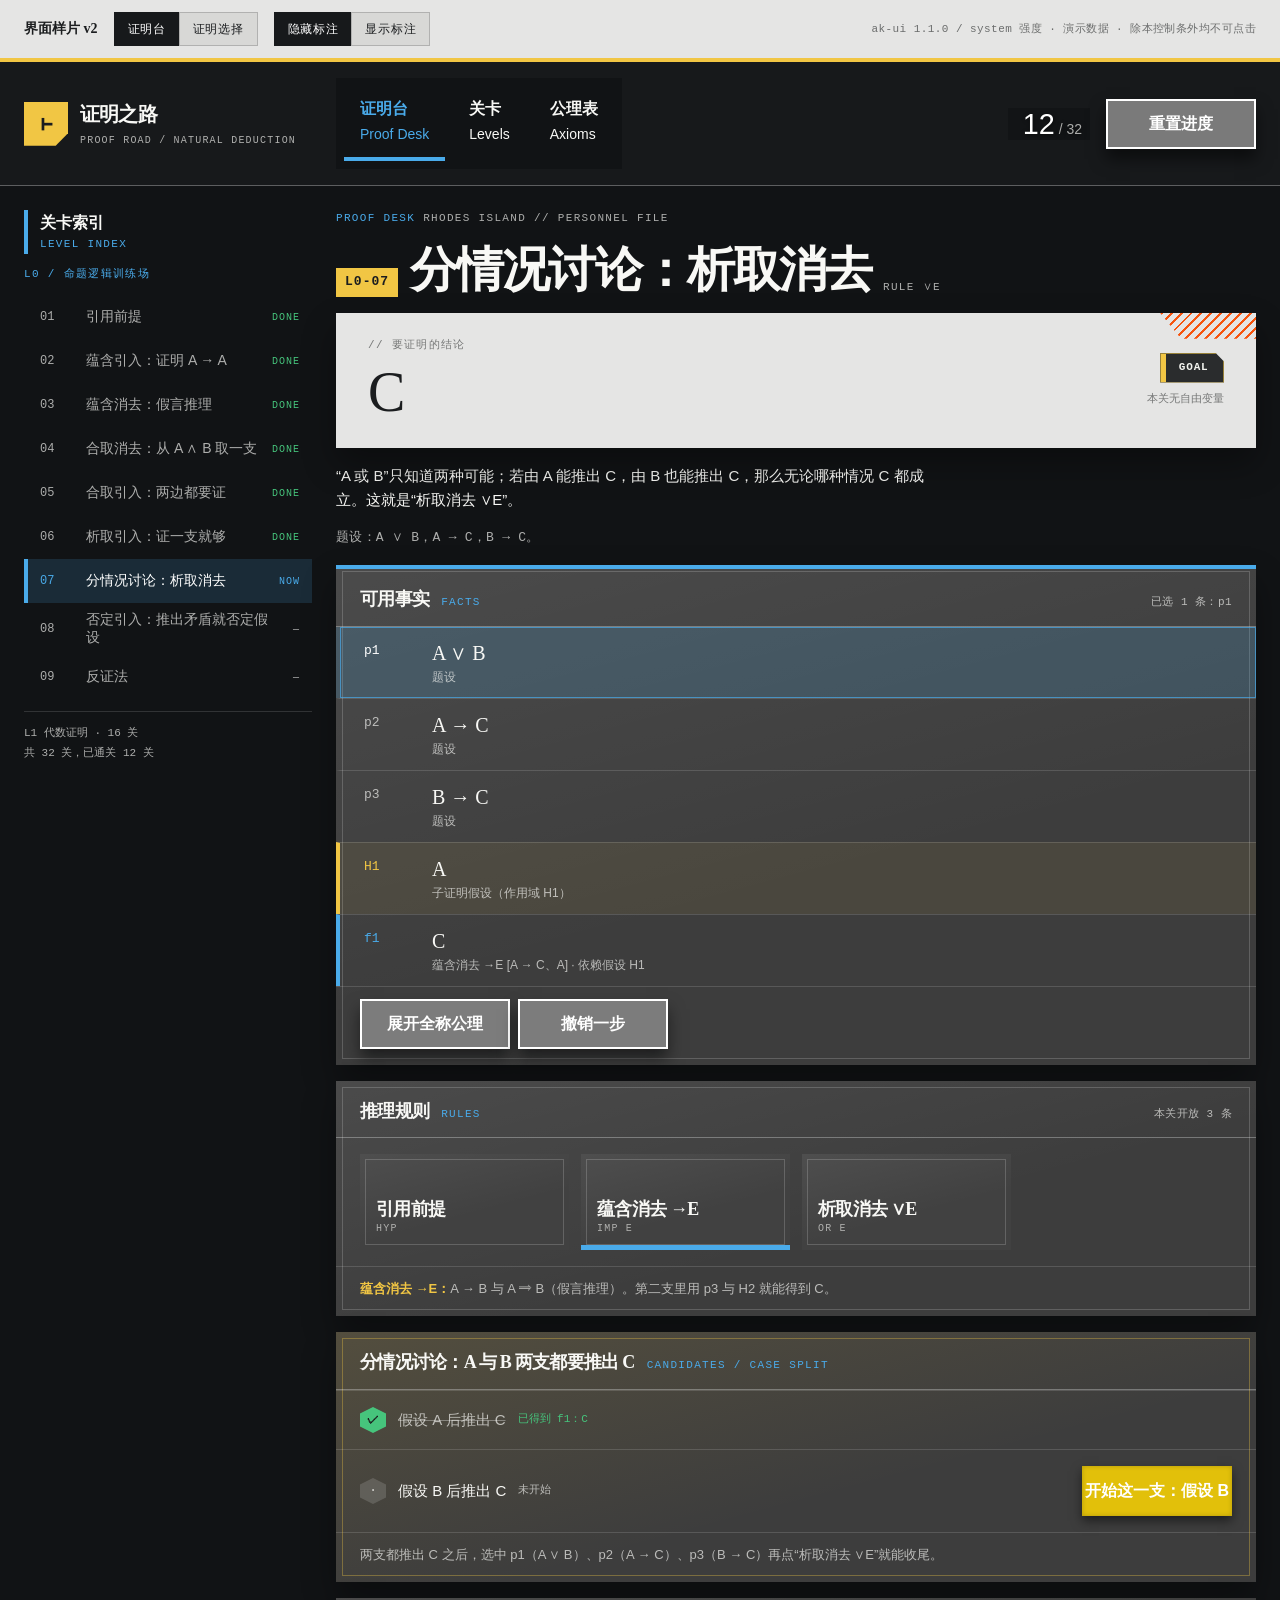
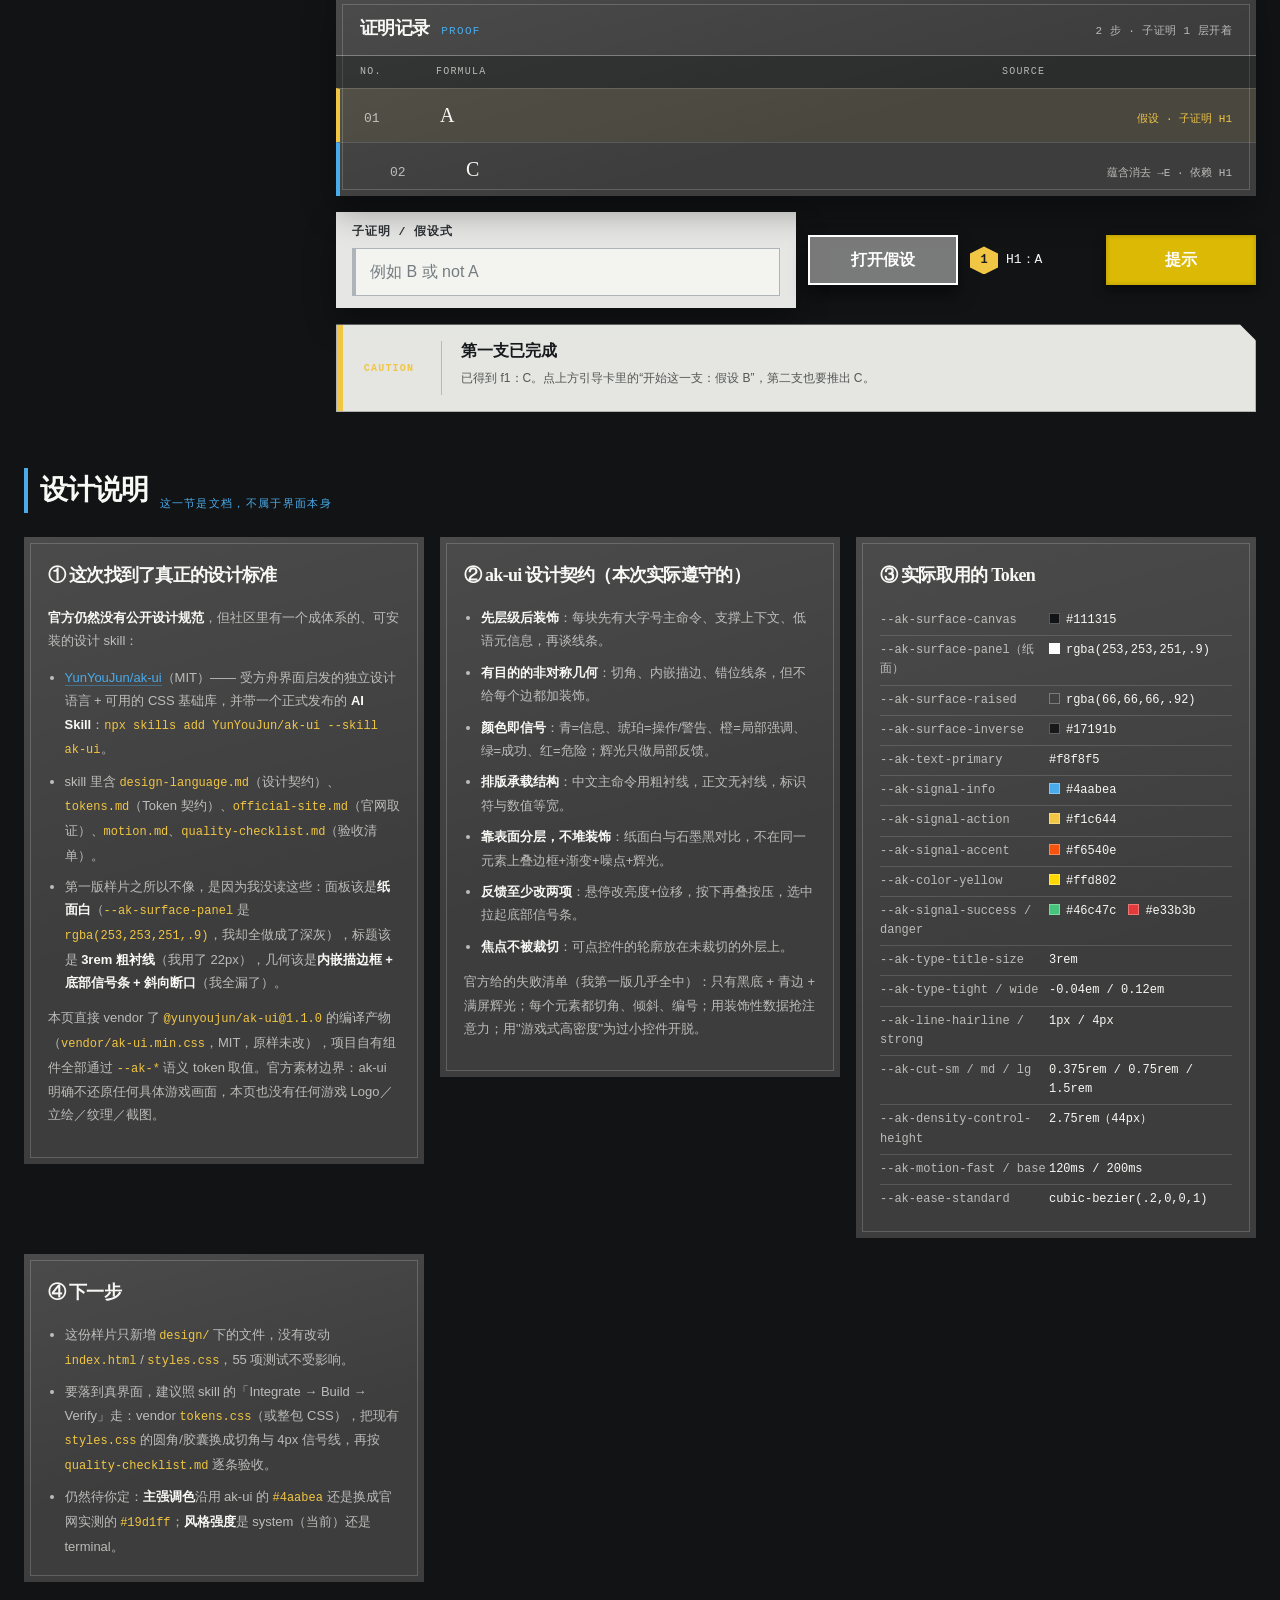
<file: design/arknights-sample.html>
<!DOCTYPE html>
<html lang="zh-CN">
<head>
<meta charset="utf-8">
<meta name="viewport" content="width=device-width, initial-scale=1">
<title>证明之路 · 界面样片 v2（ak-ui / system）</title>
<!--
  界面样片 v2 · 依据 ak-ui 设计契约与 CSS Core 重做。
  · vendor/ak-ui.min.css 来自 npm 包 @yunyoujun/ak-ui@1.1.0（MIT），原样 vendor，未改动。
  · ak-ui 是受《明日方舟》界面启发的独立设计语言，明确不还原任何具体游戏画面、素材或构图。
    本页同样不含任何游戏 Logo / 立绘 / 纹理 / 图标 / 截图。
  · 只有顶部「视图切换 / 显示标注」可用，其余控件是静态样子。
-->
<link rel="stylesheet" href="vendor/ak-ui.min.css">
<style>
/* ============================================================
   项目自有组件层：一律通过 --ak-* 语义 token 取值，不硬编码重复决策
   ============================================================ */
:root{
  /* 品牌映射：把 ak-ui 的语义角色对到"证明之路"上，不改语义含义 */
  --pg-radius:var(--ak-radius-subtle);
  --pg-hair:rgba(248,248,245,.14);
  --pg-hair-strong:hsla(0,0%,100%,.3);   /* 官网实测的强分隔线 */
}

*{ box-sizing:border-box; }
html,body{ margin:0; }
body{
  background:var(--ak-surface-canvas);
  color:var(--ak-text-primary);
  font:15px/1.6 var(--ak-font-sans);
  padding-bottom:var(--ak-space-6);
}

/* ---------- 样片控制条（不属于设计语言） ---------- */
.ctl{
  position:sticky; top:0; z-index:60;
  display:flex; gap:var(--ak-space-4); flex-wrap:wrap; align-items:center;
  padding:var(--ak-space-3) var(--ak-space-5);
  background:var(--ak-surface-panel); color:var(--ak-text-inverse);
  border-bottom:var(--ak-line-strong) solid var(--ak-signal-action);
}
.ctl b{ font-family:var(--ak-font-command); font-size:14px; font-weight:900; }
.ctl .seg{ display:flex; }
.ctl .seg button{
  font:12px/1 var(--ak-font-sans); letter-spacing:.06em; padding:8px 13px; min-height:34px; cursor:pointer;
  background:rgba(0,0,0,.06); color:var(--ak-text-inverse);
  border:1px solid rgba(0,0,0,.18); border-right:none;
}
.ctl .seg button:last-child{ border-right:1px solid rgba(0,0,0,.18); }
.ctl .seg button[aria-pressed="true"]{ background:var(--ak-surface-inverse); color:#fff; border-color:var(--ak-surface-inverse); }
.ctl .seg button:hover{ background:rgba(0,0,0,.14); }
.ctl .seg button[aria-pressed="true"]:hover{ background:#000; }
.ctl .hint{ margin-left:auto; font:11px/1.5 var(--ak-font-mono); letter-spacing:.04em; opacity:.6; }

/* ---------- 顶栏 ---------- */
.topbar{
  display:flex; align-items:center; gap:var(--ak-space-5); flex-wrap:wrap;
  padding:var(--ak-space-4) var(--ak-space-5);
  background:var(--ak-surface-inverse);
  border-bottom:var(--ak-line-hairline) solid var(--pg-hair-strong);
}
.brand{ display:flex; align-items:center; gap:var(--ak-space-3); }
.brand-mark{
  display:grid; place-items:center; width:44px; height:44px;
  background:var(--ak-signal-action); color:var(--ak-text-inverse);
  font:900 26px/1 var(--ak-font-serif);
  clip-path:polygon(0 0, 100% 0, 100% 72%, 72% 100%, 0 100%);
}
.brand-txt{ display:flex; flex-direction:column; gap:3px; }
.brand-name{ font-family:var(--ak-font-command); font-size:1.25rem; font-weight:900; letter-spacing:var(--ak-type-tight); }
.brand-en{ font-family:var(--ak-font-mono); font-size:.625rem; letter-spacing:var(--ak-type-wide); text-transform:uppercase; color:var(--ak-text-secondary); }
.topbar .ak-nav{ margin-left:var(--ak-space-4); }
.topbar-right{ display:flex; align-items:center; gap:var(--ak-space-4); margin-left:auto; }

/* ---------- 外壳 ---------- */
.shell{
  display:grid; grid-template-columns:288px minmax(0,1fr); gap:var(--ak-space-5);
  max-width:1560px; margin:0 auto; padding:var(--ak-space-5); align-items:start;
}
.shell-select{ grid-template-columns:minmax(0,1fr) 360px; }
.stack{ display:flex; flex-direction:column; gap:var(--ak-space-4); min-width:0; }

/* ---------- 小节标题：青色 4px 竖线 + 大字号命令体（ak-ui 文档页的做法） ---------- */
.sec-head{ display:flex; align-items:flex-end; gap:var(--ak-space-3); flex-wrap:wrap;
  border-left:var(--ak-line-strong) solid var(--ak-signal-info); padding-left:var(--ak-space-3); }
.sec-head h2{ font-family:var(--ak-font-command); font-size:1.75rem; font-weight:900; letter-spacing:var(--ak-type-tight); margin:0; }
.eyebrow{ font-family:var(--ak-font-mono); font-size:.6875rem; letter-spacing:var(--ak-type-wide);
  text-transform:uppercase; color:var(--ak-signal-info); }
.eyebrow--right{ margin-left:auto; color:var(--ak-text-secondary); }

/* ---------- 关卡头 ---------- */
.level-head{ display:flex; align-items:flex-end; gap:var(--ak-space-3); flex-wrap:wrap; }
.level-code{ font-family:var(--ak-font-mono); font-size:.8125rem; font-weight:700; letter-spacing:.08em;
  color:var(--ak-text-inverse); background:var(--ak-signal-action); padding:4px 9px; }
.level-title{ font-family:var(--ak-font-command); font-size:var(--ak-type-title-size); font-weight:900;
  letter-spacing:var(--ak-type-tight); line-height:1.1; margin:0; }
.level-sub{ font-family:var(--ak-font-mono); font-size:.6875rem; letter-spacing:var(--ak-type-wide);
  text-transform:uppercase; color:var(--ak-text-secondary); }

/* ---------- 面板：抬升表面 + 内嵌 1px 描边框（ak-ui command 的做法） ---------- */
.panel{
  position:relative;
  background:var(--ak-surface-raised);
  background-image:linear-gradient(165deg, rgba(255,255,255,.07), transparent 60%);
  box-shadow:var(--ak-shadow-panel);
  --panel-signal:var(--ak-signal-info);
}
.panel::before{ content:""; position:absolute; inset:6px; border:var(--ak-line-hairline) solid rgba(255,255,255,.18); pointer-events:none; }
.panel-head{
  position:relative; display:flex; align-items:baseline; gap:var(--ak-space-3); flex-wrap:wrap;
  padding:var(--ak-space-4) var(--ak-space-5) var(--ak-space-3);
  border-bottom:var(--ak-line-hairline) solid var(--pg-hair-strong);
}
.panel-head h3{ margin:0; font-family:var(--ak-font-command); font-size:1.125rem; font-weight:900; letter-spacing:var(--ak-type-tight); }
.panel-right{ margin-left:auto; font-family:var(--ak-font-mono); font-size:.6875rem; letter-spacing:.04em; color:var(--ak-text-secondary); }
.panel-body{ position:relative; }
.panel-foot{ position:relative; display:flex; gap:var(--ak-space-2); flex-wrap:wrap;
  padding:var(--ak-space-3) var(--ak-space-5) var(--ak-space-4); border-top:var(--ak-line-hairline) solid var(--pg-hair); }

/* 信号条：面板顶部的 4px 强调线，只给"当前对象" */
.signal-top{ height:var(--ak-line-strong); background:var(--panel-signal,var(--ak-signal-info)); }

/* ---------- 目标：纸面亮色表面，全页唯一的"纸" ---------- */
.goal{
  position:relative; display:flex; align-items:center; gap:var(--ak-space-5); flex-wrap:wrap;
  padding:var(--ak-space-5) var(--ak-space-6);
  background:var(--ak-surface-panel); color:var(--ak-text-inverse);
  box-shadow:var(--ak-shadow-panel);
}
.goal::before{
  content:""; position:absolute; top:0; right:0; width:96px; height:26px; pointer-events:none;
  background:repeating-linear-gradient(-45deg, var(--ak-signal-accent) 0 2px, transparent 2px 7px);
  clip-path:polygon(0 0, 100% 0, 100% 100%, 22% 100%);
}
.goal-lbl{ display:block; font-family:var(--ak-font-mono); font-size:.6875rem; letter-spacing:var(--ak-type-wide);
  text-transform:uppercase; color:rgba(27,29,31,.55); }
.goal-fx{ display:block; margin-top:var(--ak-space-2); font:400 3.5rem/1.1 var(--ak-font-serif); }
.goal-side{ margin-left:auto; display:flex; flex-direction:column; align-items:flex-end; gap:var(--ak-space-2); text-align:right; }
.goal-note{ font-family:var(--ak-font-mono); font-size:.6875rem; color:rgba(27,29,31,.55); }

.teach{ margin:0; max-width:74ch; color:var(--ak-text-primary); }
.premise{ margin:0; font-family:var(--ak-font-mono); font-size:.8125rem; letter-spacing:.02em; color:var(--ak-text-secondary); }

/* ---------- 事实行 ---------- */
.facts{ display:flex; flex-direction:column; }
.fact{
  position:relative; display:grid; grid-template-columns:56px minmax(0,1fr); gap:var(--ak-space-3);
  width:100%; padding:var(--ak-space-3) var(--ak-space-5); text-align:left; cursor:pointer;
  background:transparent; border:0; border-left:var(--ak-line-strong) solid transparent;
  color:var(--ak-text-primary);
  transition:background var(--ak-motion-fast) var(--ak-ease-standard);
}
.fact + .fact{ border-top:var(--ak-line-hairline) solid var(--pg-hair); }
.fact:hover{ background:rgba(255,255,255,.06); }
.fact:focus-visible{ outline:var(--ak-focus-width) solid var(--ak-focus-color); outline-offset:calc(var(--ak-focus-offset) * -1); }
.fact-id{ font-family:var(--ak-font-mono); font-size:.8125rem; line-height:1.8; color:var(--ak-text-secondary); }
.fact-fx{ display:block; font:400 1.25rem/1.4 var(--ak-font-serif); overflow-wrap:anywhere; }
.fact-meta{ display:block; margin-top:2px; font-family:var(--ak-font-sans); font-size:.75rem; color:var(--ak-text-secondary); }
.fact--assume{ border-left-color:var(--ak-signal-action); background:rgba(241,198,68,.07); }
.fact--assume .fact-id{ color:var(--ak-signal-action); }
.fact--derived{ border-left-color:var(--ak-signal-info); }
.fact--derived .fact-id{ color:var(--ak-signal-info); }
.fact[aria-pressed="true"]{ background:rgba(74,171,234,.18); box-shadow:inset 0 0 0 1px rgba(74,171,234,.7); }
.fact[aria-pressed="true"] .fact-id{ color:#fff; }

/* ---------- 规则卡：ak-ui 的 command 卡语言 ---------- */
.rules{ display:grid; grid-template-columns:repeat(auto-fill,minmax(184px,1fr)); gap:var(--ak-space-3); padding:var(--ak-space-4) var(--ak-space-5); }
.rule{
  position:relative; display:grid; align-content:end; gap:4px; min-height:96px; overflow:hidden;
  padding:var(--ak-space-4);
  background:var(--ak-surface-raised);
  background-image:linear-gradient(165deg, rgba(255,255,255,.07), transparent 60%);
  color:var(--ak-text-primary); border:0; cursor:pointer; text-align:left;
  transition:filter var(--ak-motion-base) ease, transform var(--ak-motion-base) cubic-bezier(.22,1,.36,1);
}
.rule::before{ content:""; position:absolute; inset:5px; border:var(--ak-line-hairline) solid rgba(255,255,255,.18); pointer-events:none; }
.rule::after{ content:""; position:absolute; left:0; right:0; bottom:0; height:5px;
  background:var(--ak-signal-info); transform:scaleX(0); transform-origin:left;
  transition:transform 150ms ease; }
.rule:hover{ filter:brightness(1.1); transform:translateY(-3px); }
.rule:active{ filter:brightness(.95); transform:translateY(1px); }
.rule:focus-visible{ outline:var(--ak-focus-width) solid var(--ak-focus-color); outline-offset:3px; }
.rule[aria-pressed="true"]::after{ transform:scaleX(1); }
.rule-nm{ position:relative; font-family:var(--ak-font-command); font-size:1.125rem; font-weight:900; letter-spacing:var(--ak-type-tight); line-height:1.15; }
.rule-en{ position:relative; font-family:var(--ak-font-mono); font-size:.625rem; letter-spacing:var(--ak-type-wide);
  text-transform:uppercase; color:rgba(248,248,245,.6); }
.rule-hint{ margin:0; padding:var(--ak-space-3) var(--ak-space-5) var(--ak-space-4);
  border-top:var(--ak-line-hairline) solid var(--pg-hair); font-size:.8125rem; color:var(--ak-text-secondary); }
.rule-hint b{ color:var(--ak-signal-action); }

/* ---------- 引导卡 ---------- */
.guide{ position:relative; background:var(--ak-surface-raised);
  background-image:linear-gradient(165deg, rgba(241,198,68,.12), transparent 60%);
  box-shadow:var(--ak-shadow-panel); }
.guide::before{ content:""; position:absolute; inset:6px; border:var(--ak-line-hairline) solid rgba(241,198,68,.35); pointer-events:none; }
.branch{ position:relative; display:flex; align-items:center; gap:var(--ak-space-3); flex-wrap:wrap;
  padding:var(--ak-space-4) var(--ak-space-5); border-top:var(--ak-line-hairline) solid var(--pg-hair); }
.branch:first-of-type{ border-top:0; }
.branch-mark{ display:grid; place-items:center; width:26px; height:26px; flex:0 0 auto;
  clip-path:polygon(50% 0, 100% 25%, 100% 75%, 50% 100%, 0 75%, 0 25%);
  background:rgba(255,255,255,.14); color:var(--ak-text-secondary); font:700 12px/1 var(--ak-font-mono); }
.branch--done .branch-mark{ background:var(--ak-signal-success); color:var(--ak-text-inverse); }
.branch-text{ font-size:.9375rem; }
.branch--done .branch-text{ color:var(--ak-text-secondary); text-decoration:line-through; text-decoration-color:rgba(248,248,245,.35); }
.branch-res{ font-family:var(--ak-font-mono); font-size:.6875rem; color:var(--ak-text-secondary); }
.branch--done .branch-res{ color:var(--ak-signal-success); }
.branch .ak-button{ margin-left:auto; }

/* ---------- 证明记录：固定三槽位 ---------- */
.proof{ padding:0; }
.prow-head,.prow{ display:grid; grid-template-columns:64px minmax(0,1fr) 230px; gap:var(--ak-space-3); align-items:baseline; }
.prow-head{ position:relative; padding:var(--ak-space-2) var(--ak-space-5); background:rgba(0,0,0,.28); }
.prow-head span{ font-family:var(--ak-font-mono); font-size:.625rem; letter-spacing:var(--ak-type-wide);
  text-transform:uppercase; color:var(--ak-text-secondary); }
.prow{ position:relative; padding:var(--ak-space-3) var(--ak-space-5); border-top:var(--ak-line-hairline) solid var(--pg-hair); }
.prow:first-of-type{ border-top:0; }
.prow-no{ font-family:var(--ak-font-mono); font-size:.8125rem; line-height:1.8; color:var(--ak-text-secondary); }
.prow-f{ font:400 1.25rem/1.4 var(--ak-font-serif); overflow-wrap:anywhere; }
.prow-src{ font-family:var(--ak-font-mono); font-size:.6875rem; line-height:1.7; text-align:right; color:var(--ak-text-secondary); }
.prow--assume{ border-left:var(--ak-line-strong) solid var(--ak-signal-action); background:rgba(241,198,68,.07); }
.prow--assume .prow-src{ color:var(--ak-signal-action); }
.prow--derived{ border-left:var(--ak-line-strong) solid var(--ak-signal-info); }
.prow--d1{ padding-left:calc(var(--ak-space-5) + 26px); }

/* ---------- 子证明条 ---------- */
.assume-bar{ display:flex; align-items:center; gap:var(--ak-space-3); flex-wrap:wrap; }
/* ak-ui 的 field/label/input 是亮色表面组件（label #2b3034、input 底 #f3f4ef），
   所以给它们一块纸面，而不是把颜色压到深底上。 */
.assume-field{ flex:1 1 320px; max-width:460px; padding:var(--ak-space-3) var(--ak-space-4);
  background:var(--ak-surface-panel); box-shadow:var(--ak-shadow-panel); }
.assume-field .ak-field{ margin:0; }
.scopes{ display:flex; align-items:center; gap:var(--ak-space-3); flex-wrap:wrap; }
.scope-chip{ display:flex; align-items:center; gap:var(--ak-space-2);
  font-family:var(--ak-font-mono); font-size:.8125rem; color:var(--ak-text-primary); }
.scope-hex{ display:grid; place-items:center; width:28px; height:28px; flex:0 0 auto;
  clip-path:polygon(50% 0, 100% 25%, 100% 75%, 50% 100%, 0 75%, 0 25%);
  background:var(--ak-signal-action); color:var(--ak-text-inverse); font:700 12px/1 var(--ak-font-mono); }
.scope-none{ font-size:.8125rem; color:var(--ak-text-secondary); }
.assume-bar .ak-button--advanced{ margin-left:auto; }

/* ---------- 侧栏关卡索引 ---------- */
.rail{ position:sticky; top:96px; display:flex; flex-direction:column; gap:var(--ak-space-3); }
.rail-group{ border-left:var(--ak-line-strong) solid var(--ak-signal-info); padding-left:var(--ak-space-3); }
.rail-group h3{ margin:0; font-family:var(--ak-font-command); font-size:1rem; font-weight:900; }
.lv-list{ list-style:none; margin:var(--ak-space-3) 0 0; padding:0; display:flex; flex-direction:column; }
.lv{
  display:grid; grid-template-columns:34px minmax(0,1fr) auto; gap:var(--ak-space-3); align-items:center;
  width:100%; min-height:44px; padding:var(--ak-space-2) var(--ak-space-3); text-align:left; cursor:pointer;
  background:transparent; border:0; border-left:var(--ak-line-strong) solid transparent;
  color:var(--ak-text-secondary); font-size:.875rem;
  transition:background var(--ak-motion-fast) var(--ak-ease-standard);
}
.lv:hover{ background:rgba(255,255,255,.06); color:#fff; }
.lv:focus-visible{ outline:var(--ak-focus-width) solid var(--ak-focus-color); outline-offset:-2px; }
.lv-no{ font-family:var(--ak-font-mono); font-size:.75rem; color:var(--ak-text-secondary); }
.lv-st{ font-family:var(--ak-font-mono); font-size:.625rem; letter-spacing:.1em; }
.lv--done .lv-st{ color:var(--ak-signal-success); }
.lv--now{ background:rgba(74,171,234,.16); border-left-color:var(--ak-signal-info); color:#fff; }
.lv--now .lv-no,.lv--now .lv-st{ color:var(--ak-signal-info); }
.rail-foot{ margin-top:auto; padding-top:var(--ak-space-3); border-top:var(--ak-line-hairline) solid var(--pg-hair);
  font-family:var(--ak-font-mono); font-size:.6875rem; line-height:1.8; color:var(--ak-text-secondary); }

/* ---------- 证明选择：操作卡网格 ---------- */
.op-grid{ display:grid; grid-template-columns:repeat(auto-fill,minmax(196px,1fr)); gap:var(--ak-space-3); }
.op{
  position:relative; display:grid; align-content:end; gap:6px; min-height:150px; overflow:hidden;
  padding:var(--ak-space-4); text-align:left; cursor:pointer; border:0;
  background:var(--ak-surface-raised);
  background-image:linear-gradient(165deg, rgba(255,255,255,.07), transparent 60%);
  color:var(--ak-text-primary);
  transition:filter var(--ak-motion-base) ease, transform var(--ak-motion-base) cubic-bezier(.22,1,.36,1);
}
.op::before{ content:""; position:absolute; inset:6px; border:var(--ak-line-hairline) solid rgba(255,255,255,.18); pointer-events:none; }
.op::after{ content:""; position:absolute; left:0; right:0; bottom:0; height:5px; background:var(--op-signal,var(--ak-signal-info)); }
.op:hover{ filter:brightness(1.1); transform:translateY(-4px); }
.op:focus-visible{ outline:var(--ak-focus-width) solid var(--ak-focus-color); outline-offset:3px; }
.op-no{ font-family:var(--ak-font-serif); font-size:2.75rem; font-weight:900; line-height:1; letter-spacing:var(--ak-type-tight); }
.op-name{ position:relative; font-size:.875rem; line-height:1.4; color:var(--ak-text-secondary); overflow-wrap:anywhere; }
.op-code{ position:relative; font-family:var(--ak-font-mono); font-size:.6875rem; letter-spacing:.06em; color:var(--ak-text-secondary); }
.op-state{ position:absolute; z-index:2; top:12px; right:14px; font-family:var(--ak-font-mono);
  font-size:.625rem; font-weight:700; letter-spacing:.12em; color:var(--ak-text-secondary); }
.op--done{ --op-signal:var(--ak-signal-success); }
.op--done .op-state{ color:var(--ak-signal-success); }
.op--now{ --op-signal:var(--ak-signal-action); background:var(--ak-surface-panel); color:var(--ak-text-inverse); }
.op--now .op-name,.op--now .op-code,.op--now .op-state{ color:rgba(27,29,31,.62); }
.op--now .op-state{ color:var(--ak-signal-accent); }
.op--now::before{ border-color:rgba(0,0,0,.22); }

/* ---------- 详情（纸面） ---------- */
.detail{ position:sticky; top:96px; display:flex; flex-direction:column; gap:var(--ak-space-4);
  padding:var(--ak-space-5); background:var(--ak-surface-panel); color:var(--ak-text-inverse);
  box-shadow:var(--ak-shadow-panel); }
.detail-eyebrow{ font-family:var(--ak-font-mono); font-size:.6875rem; letter-spacing:var(--ak-type-wide);
  text-transform:uppercase; color:rgba(27,29,31,.5); }
.detail-code{ font-family:var(--ak-font-mono); font-size:.8125rem; font-weight:700; letter-spacing:.08em;
  color:var(--ak-text-inverse); background:var(--ak-signal-action); padding:3px 8px; align-self:flex-start; }
.detail-title{ font-family:var(--ak-font-command); font-size:1.75rem; font-weight:900; letter-spacing:var(--ak-type-tight); margin:0; line-height:1.2; }
.detail-goal{ padding:var(--ak-space-3) var(--ak-space-4); background:var(--ak-surface-inverse); color:var(--ak-text-primary); }
.detail-goal .lbl{ font-family:var(--ak-font-mono); font-size:.625rem; letter-spacing:var(--ak-type-wide); text-transform:uppercase; color:var(--ak-text-secondary); }
.detail-goal .fx{ display:block; margin-top:6px; font:400 1.75rem/1.2 var(--ak-font-serif); }
.detail-rows{ margin:0; display:flex; flex-direction:column; }
.detail-rows > div{ display:grid; grid-template-columns:88px minmax(0,1fr); gap:var(--ak-space-4);
  padding:var(--ak-space-3) 0; border-top:var(--ak-line-hairline) solid rgba(0,0,0,.16); }
.detail-rows dt{ font-family:var(--ak-font-mono); font-size:.6875rem; line-height:1.7; color:rgba(27,29,31,.55); }
.detail-rows dd{ margin:0; font-size:.875rem; line-height:1.7; color:var(--ak-text-inverse); overflow-wrap:anywhere; }

/* ---------- 标注 ---------- */
.pin{ display:none; }
body.notes-on [data-note]{ position:relative; }
body.notes-on [data-note]::after{
  content:attr(data-note); position:absolute; top:-11px; left:-11px; z-index:50;
  width:26px; height:26px; display:grid; place-items:center;
  clip-path:polygon(50% 0, 100% 25%, 100% 75%, 50% 100%, 0 75%, 0 25%);
  background:var(--ak-signal-action); color:var(--ak-text-inverse); font:700 12px/1 var(--ak-font-mono);
}
body.notes-on [data-note="1"]::after{ top:10px; left:10px; }
body.notes-on [data-note="2"]::after{ top:-24px; left:0; }
.notes{ display:none; }
body.notes-on .notes{ display:block; }

/* ---------- 说明区（文档） ---------- */
.doc{ max-width:1560px; margin:0 auto; padding:0 var(--ak-space-5) var(--ak-space-6); }
.doc-grid{ display:grid; grid-template-columns:repeat(auto-fit,minmax(320px,1fr)); gap:var(--ak-space-4); align-items:start; }
.card-doc{ position:relative; padding:var(--ak-space-5); background:var(--ak-surface-raised);
  background-image:linear-gradient(165deg, rgba(255,255,255,.07), transparent 60%); }
.card-doc::before{ content:""; position:absolute; inset:6px; border:var(--ak-line-hairline) solid rgba(255,255,255,.18); pointer-events:none; }
.card-doc h3{ position:relative; margin:0 0 var(--ak-space-4); font-family:var(--ak-font-command);
  font-size:1.125rem; font-weight:900; letter-spacing:var(--ak-type-tight); }
.card-doc p,.card-doc li{ position:relative; font-size:.8125rem; line-height:1.8; color:var(--ak-text-secondary); }
.card-doc ul{ position:relative; margin:0; padding-left:1.1em; display:grid; gap:var(--ak-space-2); }
.card-doc b{ color:var(--ak-text-primary); }
.card-doc a{ color:var(--ak-signal-info); text-decoration:none; border-bottom:1px solid rgba(74,171,234,.4); }
.card-doc a:hover{ color:#fff; border-bottom-color:#fff; }
.card-doc code{ font-family:var(--ak-font-mono); font-size:.75rem; color:var(--ak-signal-action); }
.tok{ position:relative; width:100%; border-collapse:collapse; }
.tok td{ padding:5px 0; border-top:var(--ak-line-hairline) solid var(--pg-hair); font-family:var(--ak-font-mono); font-size:.75rem; vertical-align:top; }
.tok tr:first-child td{ border-top:0; }
.tok td:first-child{ color:var(--ak-text-secondary); width:48%; }
.tok td:last-child{ color:var(--ak-text-primary); }
.sw{ display:inline-block; width:11px; height:11px; margin-right:6px; vertical-align:-1px; border:1px solid rgba(255,255,255,.3); }

/* ---------- 响应式：为窄屏重组，不缩小桌面控制室 ---------- */
@media (max-width:1180px){
  .shell,.shell-select{ grid-template-columns:1fr; }
  .rail,.detail{ position:static; }
}
@media (max-width:760px){
  .topbar .ak-nav{ margin-left:0; width:100%; }
  .topbar-right{ margin-left:0; }
  .prow-head,.prow{ grid-template-columns:52px minmax(0,1fr); }
  .prow-src{ grid-column:2; text-align:left; }
  .prow-head span:nth-child(3){ display:none; }
  .level-title{ font-size:2rem; }
  .goal-fx{ font-size:2.5rem; }
  .assume-bar .ak-button--advanced{ margin-left:0; }
  .ctl .hint{ margin-left:0; width:100%; }
}
@media (prefers-reduced-motion:reduce){ *{ transition-duration:1ms !important; animation-duration:1ms !important; } }
</style>
</head>
<body>

<div class="ctl">
  <b>界面样片 v2</b>
  <div class="seg" id="seg-view">
    <button data-v="desk" aria-pressed="true">证明台</button>
    <button data-v="levels">证明选择</button>
  </div>
  <div class="seg" id="seg-notes">
    <button data-v="off" aria-pressed="true">隐藏标注</button>
    <button data-v="on">显示标注</button>
  </div>
  <span class="hint">ak-ui 1.1.0 / system 强度 · 演示数据 · 除本控制条外均不可点击</span>
</div>

<!-- ===================== 视图 A · 证明台 ===================== -->
<div id="view-desk">

  <header class="topbar" data-note="1">
    <div class="brand">
      <span class="brand-mark">⊢</span>
      <span class="brand-txt">
        <span class="brand-name">证明之路</span>
        <span class="brand-en">Proof Road / Natural Deduction</span>
      </span>
    </div>
    <nav class="ak-nav" aria-label="主导航">
      <a class="ak-nav__link" href="#view-desk" aria-current="page">
        <span class="ak-nav__label">证明台</span>
        <span class="ak-nav__description" lang="en">Proof Desk</span>
      </a>
      <a class="ak-nav__link" href="#view-levels">
        <span class="ak-nav__label">关卡</span>
        <span class="ak-nav__description" lang="en">Levels</span>
      </a>
      <a class="ak-nav__link" href="#doc">
        <span class="ak-nav__label">公理表</span>
        <span class="ak-nav__description" lang="en">Axioms</span>
      </a>
    </nav>
    <div class="topbar-right">
      <div class="ak-counter-group">
        <div class="ak-counter">
          <div class="ak-counter__prefix"><span class="ak-status__signal" style="background:var(--ak-signal-action)"></span></div>
          <div class="ak-counter__content">12<span style="color:var(--ak-text-secondary);font-size:.875rem"> / 32</span></div>
        </div>
      </div>
      <button class="ak-button ak-button--outline"><span class="ak-button__label">重置进度</span></button>
    </div>
  </header>

  <div class="shell">
    <aside class="rail" data-note="2">
      <div class="rail-group">
        <h3>关卡索引</h3>
        <div class="eyebrow">Level Index</div>
      </div>
      <div>
        <div class="eyebrow" style="margin-bottom:8px">L0 / 命题逻辑训练场</div>
        <ul class="lv-list">
          <li><button class="lv lv--done"><span class="lv-no">01</span><span>引用前提</span><span class="lv-st">DONE</span></button></li>
          <li><button class="lv lv--done"><span class="lv-no">02</span><span>蕴含引入：证明 A → A</span><span class="lv-st">DONE</span></button></li>
          <li><button class="lv lv--done"><span class="lv-no">03</span><span>蕴含消去：假言推理</span><span class="lv-st">DONE</span></button></li>
          <li><button class="lv lv--done"><span class="lv-no">04</span><span>合取消去：从 A ∧ B 取一支</span><span class="lv-st">DONE</span></button></li>
          <li><button class="lv lv--done"><span class="lv-no">05</span><span>合取引入：两边都要证</span><span class="lv-st">DONE</span></button></li>
          <li><button class="lv lv--done"><span class="lv-no">06</span><span>析取引入：证一支就够</span><span class="lv-st">DONE</span></button></li>
          <li><button class="lv lv--now" aria-current="true"><span class="lv-no">07</span><span>分情况讨论：析取消去</span><span class="lv-st">NOW</span></button></li>
          <li><button class="lv"><span class="lv-no">08</span><span>否定引入：推出矛盾就否定假设</span><span class="lv-st">—</span></button></li>
          <li><button class="lv"><span class="lv-no">09</span><span>反证法</span><span class="lv-st">—</span></button></li>
        </ul>
      </div>
      <div class="rail-foot">L1 代数证明 · 16 关<br>共 32 关，已通关 12 关</div>
    </aside>

    <main class="stack">
      <div class="eyebrow">Proof Desk <span class="eyebrow--right">Rhodes Island // Personnel File</span></div>

      <div class="level-head" data-note="3">
        <span class="level-code">L0-07</span>
        <h1 class="level-title">分情况讨论：析取消去</h1>
        <span class="level-sub">Rule ∨E</span>
      </div>

      <div class="goal" data-note="4">
        <span>
          <span class="goal-lbl">// 要证明的结论</span>
          <span class="goal-fx">C</span>
        </span>
        <span class="goal-side">
          <span class="ak-tag ak-tag--advanced">GOAL</span>
          <span class="goal-note">本关无自由变量</span>
        </span>
      </div>

      <p class="teach">“A 或 B”只知道两种可能；若由 A 能推出 C，由 B 也能推出 C，那么无论哪种情况 C 都成立。这就是“析取消去 ∨E”。</p>
      <p class="premise">题设：A ∨ B，A → C，B → C。</p>

      <div class="panel" data-note="5">
        <div class="signal-top"></div>
        <div class="panel-head">
          <h3>可用事实</h3>
          <span class="eyebrow">Facts</span>
          <span class="panel-right">已选 1 条：p1</span>
        </div>
        <div class="panel-body facts">
          <button class="fact" aria-pressed="true"><span class="fact-id">p1</span><span><span class="fact-fx">A ∨ B</span><span class="fact-meta">题设</span></span></button>
          <button class="fact"><span class="fact-id">p2</span><span><span class="fact-fx">A → C</span><span class="fact-meta">题设</span></span></button>
          <button class="fact"><span class="fact-id">p3</span><span><span class="fact-fx">B → C</span><span class="fact-meta">题设</span></span></button>
          <button class="fact fact--assume"><span class="fact-id">H1</span><span><span class="fact-fx">A</span><span class="fact-meta">子证明假设（作用域 H1）</span></span></button>
          <button class="fact fact--derived"><span class="fact-id">f1</span><span><span class="fact-fx">C</span><span class="fact-meta">蕴含消去 →E [A → C、A] · 依赖假设 H1</span></span></button>
        </div>
        <div class="panel-foot">
          <button class="ak-button ak-button--outline"><span class="ak-button__label">展开全称公理</span></button>
          <button class="ak-button ak-button--outline"><span class="ak-button__label">撤销一步</span></button>
        </div>
      </div>

      <div class="panel" data-note="6">
        <div class="panel-head">
          <h3>推理规则</h3>
          <span class="eyebrow">Rules</span>
          <span class="panel-right">本关开放 3 条</span>
        </div>
        <div class="rules">
          <button class="rule"><span class="rule-nm">引用前提</span><span class="rule-en">Hyp</span></button>
          <button class="rule" aria-pressed="true"><span class="rule-nm">蕴含消去 →E</span><span class="rule-en">Imp E</span></button>
          <button class="rule"><span class="rule-nm">析取消去 ∨E</span><span class="rule-en">Or E</span></button>
        </div>
        <p class="rule-hint"><b>蕴含消去 →E：</b>A → B 与 A ⟹ B（假言推理）。第二支里用 p3 与 H2 就能得到 C。</p>
      </div>

      <div class="guide" data-note="7">
        <div class="panel-head">
          <h3>分情况讨论：A 与 B 两支都要推出 C</h3>
          <span class="eyebrow">Candidates / Case Split</span>
        </div>
        <div class="branch branch--done">
          <span class="branch-mark">✓</span>
          <span class="branch-text">假设 A 后推出 C</span>
          <span class="branch-res">已得到 f1：C</span>
        </div>
        <div class="branch">
          <span class="branch-mark">·</span>
          <span class="branch-text">假设 B 后推出 C</span>
          <span class="branch-res">未开始</span>
          <button class="ak-button ak-button--advanced"><span class="ak-button__label">开始这一支：假设 B</span></button>
        </div>
        <p class="rule-hint">两支都推出 C 之后，选中 p1（A ∨ B）、p2（A → C）、p3（B → C）再点“析取消去 ∨E”就能收尾。</p>
      </div>

      <div class="panel" data-note="8">
        <div class="panel-head">
          <h3>证明记录</h3>
          <span class="eyebrow">Proof</span>
          <span class="panel-right">2 步 · 子证明 1 层开着</span>
        </div>
        <div class="panel-body proof">
          <div class="prow-head"><span>No.</span><span>Formula</span><span>Source</span></div>
          <div class="prow prow--assume"><span class="prow-no">01</span><span class="prow-f">A</span><span class="prow-src">假设 · 子证明 H1</span></div>
          <div class="prow prow--derived prow--d1"><span class="prow-no">02</span><span class="prow-f">C</span><span class="prow-src">蕴含消去 →E · 依赖 H1</span></div>
        </div>
      </div>

      <div class="assume-bar" data-note="9">
        <div class="assume-field">
          <label class="ak-field">
            <span class="ak-label">子证明 / 假设式</span>
            <input class="ak-input" placeholder="例如 B 或 not A">
          </label>
        </div>
        <button class="ak-button ak-button--outline"><span class="ak-button__label">打开假设</span></button>
        <span class="scopes"><span class="scope-chip"><span class="scope-hex">1</span>H1：A</span></span>
        <button class="ak-button ak-button--advanced"><span class="ak-button__label">提示</span></button>
      </div>

      <div data-note="10">
        <aside class="ak-notice ak-notice--warning" role="status">
          <span class="ak-notice__code">CAUTION</span>
          <div class="ak-notice__body">
            <strong class="ak-notice__title">第一支已完成</strong>
            <p class="ak-notice__message">已得到 f1：C。点上方引导卡里的“开始这一支：假设 B”，第二支也要推出 C。</p>
          </div>
        </aside>
      </div>
    </main>
  </div>
</div>

<!-- ===================== 视图 B · 证明选择 ===================== -->
<div id="view-levels" hidden>

  <header class="topbar">
    <div class="brand">
      <span class="brand-mark">⊢</span>
      <span class="brand-txt">
        <span class="brand-name">证明之路</span>
        <span class="brand-en">Proof Road / Natural Deduction</span>
      </span>
    </div>
    <nav class="ak-nav" aria-label="主导航">
      <a class="ak-nav__link" href="#view-desk"><span class="ak-nav__label">证明台</span><span class="ak-nav__description" lang="en">Proof Desk</span></a>
      <a class="ak-nav__link" href="#view-levels" aria-current="page"><span class="ak-nav__label">关卡</span><span class="ak-nav__description" lang="en">Levels</span></a>
      <a class="ak-nav__link" href="#doc"><span class="ak-nav__label">公理表</span><span class="ak-nav__description" lang="en">Axioms</span></a>
    </nav>
    <div class="topbar-right">
      <div class="ak-counter-group">
        <div class="ak-counter">
          <div class="ak-counter__prefix"><span class="ak-status__signal" style="background:var(--ak-signal-action)"></span></div>
          <div class="ak-counter__content">12<span style="color:var(--ak-text-secondary);font-size:.875rem"> / 32</span></div>
        </div>
      </div>
      <button class="ak-button ak-button--outline"><span class="ak-button__label">重置进度</span></button>
    </div>
  </header>

  <div class="shell shell-select">
    <main class="stack">
      <div class="sec-head">
        <h2>证明选择</h2>
        <span class="eyebrow">Operation Select</span>
      </div>

      <section class="ak-tabs" data-ak-tabs>
        <div class="ak-tabs__list" role="tablist" aria-label="层级">
          <button class="ak-tabs__tab" role="tab" aria-selected="true">L0 命题逻辑训练场</button>
          <button class="ak-tabs__tab" role="tab" aria-selected="false" tabindex="-1">L1 代数证明</button>
        </div>
        <div class="ak-tabs__panel" role="tabpanel">
          <span class="ak-tabs__eyebrow">Level 01 — 12 / 16 Cleared</span>
          <p class="ak-tabs__description" style="margin-top:8px">从引用前提走到分情况讨论。全部 16 关都有标准证明与逐步提示。</p>
        </div>
      </section>

      <div class="op-grid" data-note="11">
        <button class="op op--done"><span class="op-state">CLEAR</span><span class="op-no">01</span><span class="op-name">引用前提</span><span class="op-code">L0-01</span></button>
        <button class="op op--done"><span class="op-state">CLEAR</span><span class="op-no">02</span><span class="op-name">蕴含引入：证明 A → A</span><span class="op-code">L0-02</span></button>
        <button class="op op--done"><span class="op-state">CLEAR</span><span class="op-no">03</span><span class="op-name">蕴含消去：假言推理</span><span class="op-code">L0-03</span></button>
        <button class="op op--done"><span class="op-state">CLEAR</span><span class="op-no">04</span><span class="op-name">合取消去：从 A ∧ B 取一支</span><span class="op-code">L0-04</span></button>
        <button class="op op--done"><span class="op-state">CLEAR</span><span class="op-no">05</span><span class="op-name">合取引入：两边都要证</span><span class="op-code">L0-05</span></button>
        <button class="op op--done"><span class="op-state">CLEAR</span><span class="op-no">06</span><span class="op-name">析取引入：证一支就够</span><span class="op-code">L0-06</span></button>
        <button class="op op--now" aria-current="true"><span class="op-state">NOW</span><span class="op-no">07</span><span class="op-name">分情况讨论：析取消去</span><span class="op-code">L0-07</span></button>
        <button class="op"><span class="op-state">—</span><span class="op-no">08</span><span class="op-name">否定引入：推出矛盾就否定假设</span><span class="op-code">L0-08</span></button>
        <button class="op"><span class="op-state">—</span><span class="op-no">09</span><span class="op-name">反证法</span><span class="op-code">L0-09</span></button>
        <button class="op"><span class="op-state">—</span><span class="op-no">10</span><span class="op-name">逆否命题</span><span class="op-code">L0-10</span></button>
        <button class="op"><span class="op-state">—</span><span class="op-no">11</span><span class="op-name">双重否定</span><span class="op-code">L0-11</span></button>
        <button class="op"><span class="op-state">OPEN</span><span class="op-no">12</span><span class="op-name">骑士与骗子（开放练习）</span><span class="op-code">L0-12</span></button>
      </div>
    </main>

    <aside class="detail">
      <span class="detail-eyebrow">Selected Operation</span>
      <span class="detail-code">L0-07</span>
      <h3 class="detail-title">分情况讨论：析取消去</h3>
      <div class="detail-goal">
        <span class="lbl">要证明的结论</span>
        <span class="fx">C</span>
      </div>
      <dl class="detail-rows">
        <div><dt>所属层级</dt><dd>L0 命题逻辑训练场</dd></div>
        <div><dt>可用规则</dt><dd>引用前提、蕴含消去 →E、析取消去 ∨E</dd></div>
        <div><dt>题设</dt><dd>A ∨ B，A → C，B → C</dd></div>
        <div><dt>标准证明</dt><dd>1 步 · 内置逐步提示</dd></div>
      </dl>
      <button class="ak-button ak-button--advanced ak-button--block"><span class="ak-button__label">开始证明</span></button>
    </aside>
  </div>
</div>

<!-- ===================== 设计标注 ===================== -->
<section class="doc notes">
  <div class="sec-head" style="margin-bottom:var(--ak-space-5)">
    <h2>设计标注</h2><span class="eyebrow">对照左上角琥珀色六边形编号</span>
  </div>
  <div class="card-doc">
    <ol style="position:relative;margin:0;padding-left:1.4em;display:grid;gap:10px">
      <li><b>01 顶栏</b>　ak-ui 的 <code>.ak-nav</code> 双语导航（中文主标签 + 英文补充，来自组件示例的约定），当前页用青线标记。品牌标记用 1.5 倍切角。</li>
      <li><b>02 关卡索引</b>　当前关卡用 4px 青线 + 半透明填充，完成态只在右侧留绿色 <code>DONE</code>，不做成卡片。</li>
      <li><b>03 关卡头</b>　编号是琥珀色实底 <code>--ak-signal-action</code>，标题吃 <code>--ak-type-title-size</code>（3rem 粗衬线）。</li>
      <li><b>04 目标块</b>　全页唯一纸面 <code>--ak-surface-panel</code>。右上角是斜向条纹断口——ak-ui 官网卡片同款细节。</li>
      <li><b>05 可用事实</b>　题设/假设/推导用 4px 左信号线区分（琥珀=假设、青=推导），选中叠内描边，三重编码不靠颜色单独承担。</li>
      <li><b>06 推理规则</b>　照搬 ak-ui <code>.ak-command</code> 的语言：抬升表面 + 内嵌 1px 描边框 + 斜向高光 + 底部 5px 信号条（按下才拉起）。</li>
      <li><b>07 引导卡</b>　琥珀色调的同类面板；已完成的一支加删除线并降明度。</li>
      <li><b>08 证明记录</b>　固定三槽位（编号｜公式｜来源）；公式用衬线体，编号与来源用等宽。</li>
      <li><b>09 子证明</b>　层号是六边形，来自 ak-ui 的 <code>--hexagon</code> 状态标记。</li>
      <li><b>10 状态</b>　直接用 ak-ui <code>.ak-notice--warning</code>，颜色 + 代码标签 + 标题三重编码。</li>
      <li><b>11 操作卡</b>　关卡网格；当前关卡翻成纸面，是这一屏唯一的亮面。</li>
    </ol>
  </div>
</section>

<!-- ===================== 设计说明 ===================== -->
<section class="doc" id="doc">
  <div class="sec-head" style="margin:var(--ak-space-6) 0 var(--ak-space-5)">
    <h2>设计说明</h2><span class="eyebrow">这一节是文档，不属于界面本身</span>
  </div>
  <div class="doc-grid">

    <div class="card-doc">
      <h3>① 这次找到了真正的设计标准</h3>
      <p><b>官方仍然没有公开设计规范</b>，但社区里有一个成体系的、可安装的设计 skill：</p>
      <ul>
        <li><a href="https://github.com/YunYouJun/ak-ui">YunYouJun/ak-ui</a>（MIT）—— 受方舟界面启发的独立设计语言 + 可用的 CSS 基础库，并带一个正式发布的 <b>AI Skill</b>：<code>npx skills add YunYouJun/ak-ui --skill ak-ui</code>。</li>
        <li>skill 里含 <code>design-language.md</code>（设计契约）、<code>tokens.md</code>（Token 契约）、<code>official-site.md</code>（官网取证）、<code>motion.md</code>、<code>quality-checklist.md</code>（验收清单）。</li>
        <li>第一版样片之所以不像，是因为我没读这些：面板该是<b>纸面白</b>（<code>--ak-surface-panel</code> 是 <code>rgba(253,253,251,.9)</code>，我却全做成了深灰），标题该是 <b>3rem 粗衬线</b>（我用了 22px），几何该是<b>内嵌描边框 + 底部信号条 + 斜向断口</b>（我全漏了）。</li>
      </ul>
      <p style="margin-top:12px">本页直接 vendor 了 <code>@yunyoujun/ak-ui@1.1.0</code> 的编译产物（<code>vendor/ak-ui.min.css</code>，MIT，原样未改），项目自有组件全部通过 <code>--ak-*</code> 语义 token 取值。官方素材边界：ak-ui 明确不还原任何具体游戏画面，本页也没有任何游戏 Logo／立绘／纹理／截图。</p>
    </div>

    <div class="card-doc">
      <h3>② ak-ui 设计契约（本次实际遵守的）</h3>
      <ul>
        <li><b>先层级后装饰</b>：每块先有大字号主命令、支撑上下文、低语元信息，再谈线条。</li>
        <li><b>有目的的非对称几何</b>：切角、内嵌描边、错位线条，但不给每个边都加装饰。</li>
        <li><b>颜色即信号</b>：青=信息、琥珀=操作/警告、橙=局部强调、绿=成功、红=危险；辉光只做局部反馈。</li>
        <li><b>排版承载结构</b>：中文主命令用粗衬线，正文无衬线，标识符与数值等宽。</li>
        <li><b>靠表面分层，不堆装饰</b>：纸面白与石墨黑对比，不在同一元素上叠边框+渐变+噪点+辉光。</li>
        <li><b>反馈至少改两项</b>：悬停改亮度+位移，按下再叠按压，选中拉起底部信号条。</li>
        <li><b>焦点不被裁切</b>：可点控件的轮廓放在未裁切的外层上。</li>
      </ul>
      <p style="margin-top:12px">官方给的失败清单（我第一版几乎全中）：只有黑底 + 青边 + 满屏辉光；每个元素都切角、倾斜、编号；用装饰性数据抢注意力；用"游戏式高密度"为过小控件开脱。</p>
    </div>

    <div class="card-doc">
      <h3>③ 实际取用的 Token</h3>
      <table class="tok">
        <tr><td>--ak-surface-canvas</td><td><span class="sw" style="background:#111315"></span>#111315</td></tr>
        <tr><td>--ak-surface-panel（纸面）</td><td><span class="sw" style="background:#fdfdfb"></span>rgba(253,253,251,.9)</td></tr>
        <tr><td>--ak-surface-raised</td><td><span class="sw" style="background:#424242"></span>rgba(66,66,66,.92)</td></tr>
        <tr><td>--ak-surface-inverse</td><td><span class="sw" style="background:#17191b"></span>#17191b</td></tr>
        <tr><td>--ak-text-primary</td><td>#f8f8f5</td></tr>
        <tr><td>--ak-signal-info</td><td><span class="sw" style="background:#4aabea"></span>#4aabea</td></tr>
        <tr><td>--ak-signal-action</td><td><span class="sw" style="background:#f1c644"></span>#f1c644</td></tr>
        <tr><td>--ak-signal-accent</td><td><span class="sw" style="background:#f6540e"></span>#f6540e</td></tr>
        <tr><td>--ak-color-yellow</td><td><span class="sw" style="background:#ffd802"></span>#ffd802</td></tr>
        <tr><td>--ak-signal-success / danger</td><td><span class="sw" style="background:#46c47c"></span>#46c47c　<span class="sw" style="background:#e33b3b"></span>#e33b3b</td></tr>
        <tr><td>--ak-type-title-size</td><td>3rem</td></tr>
        <tr><td>--ak-type-tight / wide</td><td>-0.04em / 0.12em</td></tr>
        <tr><td>--ak-line-hairline / strong</td><td>1px / 4px</td></tr>
        <tr><td>--ak-cut-sm / md / lg</td><td>0.375rem / 0.75rem / 1.5rem</td></tr>
        <tr><td>--ak-density-control-height</td><td>2.75rem（44px）</td></tr>
        <tr><td>--ak-motion-fast / base</td><td>120ms / 200ms</td></tr>
        <tr><td>--ak-ease-standard</td><td>cubic-bezier(.2,0,0,1)</td></tr>
      </table>
    </div>

    <div class="card-doc">
      <h3>④ 下一步</h3>
      <ul>
        <li>这份样片只新增 <code>design/</code> 下的文件，没有改动 <code>index.html</code> / <code>styles.css</code>，55 项测试不受影响。</li>
        <li>要落到真界面，建议照 skill 的「Integrate → Build → Verify」走：vendor <code>tokens.css</code>（或整包 CSS），把现有 <code>styles.css</code> 的圆角/胶囊换成切角与 4px 信号线，再按 <code>quality-checklist.md</code> 逐条验收。</li>
        <li>仍然待你定：<b>主强调色</b>沿用 ak-ui 的 <code>#4aabea</code> 还是换成官网实测的 <code>#19d1ff</code>；<b>风格强度</b>是 system（当前）还是 terminal。</li>
      </ul>
    </div>

  </div>
</section>

<script>
function setView(v) {
  document.getElementById('view-desk').hidden = v !== 'desk';
  document.getElementById('view-levels').hidden = v !== 'levels';
  document.querySelectorAll('#seg-view button').forEach(function (x) {
    if (x.dataset.v === v) x.setAttribute('aria-pressed', 'true'); else x.removeAttribute('aria-pressed');
  });
}
document.getElementById('seg-view').addEventListener('click', function (e) {
  var b = e.target.closest('button'); if (!b) return;
  setView(b.dataset.v); window.scrollTo({ top: 0 });
});
document.getElementById('seg-notes').addEventListener('click', function (e) {
  var b = e.target.closest('button'); if (!b) return;
  this.querySelectorAll('button').forEach(function (x) { x.removeAttribute('aria-pressed'); });
  b.setAttribute('aria-pressed', 'true');
  document.body.classList.toggle('notes-on', b.dataset.v === 'on');
});
/* 用 hash 当视图开关，但浏览器会顺带滚到锚点，所以载入后再回顶一次 */
window.addEventListener('load', function () {
  if (location.hash === '#view-levels') setView('levels');
  setTimeout(function () { window.scrollTo(0, 0); }, 0);
});
window.addEventListener('hashchange', function () { setView(location.hash === '#view-levels' ? 'levels' : 'desk'); });
</script>
</body>
</html>
</file>
<file: styles.css>
/* ============================================================================
   证明之路 · 样式
   ----------------------------------------------------------------------------
   设计依据：ak-ui 设计契约（https://github.com/YunYouJun/ak-ui，MIT）。
   下面的 --ak-* 令牌逐字取自 @yunyoujun/ak-ui@1.1.0 的 tokens.css，
   未改动语义含义；项目自有组件一律通过这些语义令牌取值。
   项目另外补了 --ak-font-math（公式字体）与 --pg-* 局部变量。
   本文件不含任何游戏素材、Logo、立绘、纹理或截图。
   ============================================================================ */

/* ---------- 1 · 设计令牌 ---------- */
:root {
  /* ak-ui 基础色板 */
  --ak-color-white: white;
  --ak-color-black: black;
  --ak-color-low: #9c9c9c;
  --ak-color-basic: #d8dd5a;
  --ak-color-primary: #4aabea;
  --ak-color-secondary: #cfc2d1;
  --ak-color-advanced: #f1c644;
  --ak-color-accent: #f6540e;
  --ak-color-blue: #2bf;
  --ak-color-yellow: #ffd802;
  --ak-color-dark-blue: #0075a8;
  --ak-color-light-blue: #3ff7ff;
  --ak-color-gray: #313131;
  --ak-color-dark: #222;

  /* ak-ui 语义色 */
  --ak-surface-canvas: #111315;
  --ak-surface-panel: rgba(253, 253, 251, 0.9);
  --ak-surface-muted: rgba(235, 236, 235, 0.9);
  --ak-surface-raised: rgba(66, 66, 66, 0.92);
  --ak-surface-inverse: #17191b;
  --ak-text-primary: #f8f8f5;
  --ak-text-secondary: rgba(248, 248, 245, 0.68);
  --ak-text-inverse: #1b1d1f;
  --ak-signal-info: var(--ak-color-primary);
  --ak-signal-action: var(--ak-color-advanced);
  --ak-signal-accent: var(--ak-color-accent);
  --ak-signal-success: #46c47c;
  --ak-signal-danger: #e33b3b;
  --ak-signal-disabled: var(--ak-color-low);

  /* ak-ui 字体角色（字形族按本机可用字体替换，比例不变） */
  --ak-font-sans: "Noto Sans SC", "Microsoft YaHei", "PingFang SC", system-ui, sans-serif;
  --ak-font-serif: "Noto Serif SC", "Source Han Serif SC", "SimSun", serif;
  --ak-font-mono: "Consolas", "Cascadia Mono", "SFMono-Regular", monospace;
  --ak-font-command: var(--ak-font-serif);
  --ak-type-display-size: clamp(2.25rem, 5vw, 4.5rem);
  --ak-type-title-size: 3rem;
  --ak-type-label-size: 0.75rem;
  --ak-type-data-size: 1rem;
  --ak-type-tight: -0.04em;
  --ak-type-wide: 0.12em;

  /* ak-ui 间距与密度 */
  --ak-space-1: 0.25rem;
  --ak-space-2: 0.5rem;
  --ak-space-3: 0.75rem;
  --ak-space-4: 1rem;
  --ak-space-5: 1.5rem;
  --ak-space-6: 2rem;
  --ak-density-control-height: 2.75rem;
  --ak-density-panel-padding: var(--ak-space-5);

  /* ak-ui 几何与景深 */
  --ak-line-hairline: 1px;
  --ak-line-strong: 4px;
  --ak-cut-sm: 0.375rem;
  --ak-cut-md: 0.75rem;
  --ak-cut-lg: 1.5rem;
  --ak-radius-subtle: 2px;
  --ak-shadow-panel: 0 1rem 2rem rgba(0, 0, 0, 0.32);

  /* ak-ui 动效与焦点 */
  --ak-motion-fast: 120ms;
  --ak-motion-base: 200ms;
  --ak-motion-slow: 420ms;
  --ak-ease-standard: cubic-bezier(0.2, 0, 0, 1);
  --ak-ease-emphasized: cubic-bezier(0.2, 0.8, 0.2, 1);
  --ak-focus-color: var(--ak-signal-action);
  --ak-focus-width: 3px;
  --ak-focus-offset: 3px;

  /* 项目局部 */
  --ak-font-math: "Cambria Math", "Latin Modern Math", Georgia, serif;
  --pg-hair: rgba(248, 248, 245, 0.14);
  --pg-hair-strong: hsla(0, 0%, 100%, 0.3);   /* 官网实测的强分隔线 */
  --pg-wipe-in: 320ms;
  --pg-wipe-out: 300ms;
}

/* ---------- 2 · 基础 ---------- */
* { box-sizing: border-box; }
html, body { margin: 0; }
body {
  background: var(--ak-surface-canvas);
  color: var(--ak-text-primary);
  font: 15px/1.6 var(--ak-font-sans);
  -webkit-font-smoothing: antialiased;
}
h1, h2, h3, p { margin: 0; }
button { font: inherit; color: inherit; }
:focus-visible { outline: var(--ak-focus-width) solid var(--ak-focus-color); outline-offset: var(--ak-focus-offset); }

.eyebrow {
  display: block;
  font-family: var(--ak-font-mono);
  font-size: 0.6875rem;
  letter-spacing: var(--ak-type-wide);
  text-transform: uppercase;
  color: var(--ak-signal-info);
}

/* ---------- 3 · 屏幕与入场 ---------- */
.screen { min-height: 100vh; }
.screen[hidden] { display: none; }
.screen.is-active .anim {
  animation: pg-rise var(--ak-motion-slow) var(--ak-ease-emphasized) backwards;
  animation-delay: calc(var(--i, 0) * 55ms);
}
@keyframes pg-rise {
  from { opacity: 0; transform: translateY(14px); }
  to   { opacity: 1; transform: none; }
}

/* ---------- 4 · 过渡遮罩：斜向擦除 ---------- */
.wipe {
  position: fixed; inset: 0; z-index: 300;
  overflow: hidden; pointer-events: none;
}
/* 斜边用 clip-path 做，不用 skewX：skew 的旋转中心在元素中部，
   会把条形的上半截往右推回画面里（窄屏尤其明显）。clip-path 不移动盒子，
   所以 -120vw 就一定在画面外，任何视口高度都成立。 */
.wipe__bar {
  position: absolute; top: -14%; bottom: -14%; width: 36%;
  clip-path: polygon(15% 0, 100% 0, 85% 100%, 0 100%);
  transform: translate3d(-120vw, 0, 0);
  transition: transform var(--pg-wipe-in) var(--ak-ease-emphasized);
}
.wipe__bar:nth-child(1) { left: -10%; background: var(--ak-signal-action); }
.wipe__bar:nth-child(2) { left: 12%;  background: #2b3036; transition-delay: 35ms; }
.wipe__bar:nth-child(3) { left: 38%;  background: var(--ak-signal-action); transition-delay: 70ms; }
.wipe__bar:nth-child(4) { left: 64%;  background: #2b3036; transition-delay: 105ms; }
/* 待机位用 is-reset 关掉过渡：否则首次布局时 vw 还没定下来，遮罩会当着用户的面划过一屏 */
.wipe.is-reset .wipe__bar { transition: none; }
.wipe.is-in .wipe__bar { transform: translate3d(0, 0, 0); }
.wipe.is-out .wipe__bar {
  transform: translate3d(120vw, 0, 0);
  transition-duration: var(--pg-wipe-out);
  transition-delay: 0ms;
}

/* ---------- 5 · 顶栏 ---------- */
.topbar {
  display: flex; align-items: center; gap: var(--ak-space-5); flex-wrap: wrap;
  padding: var(--ak-space-4) var(--ak-space-5);
  background: var(--ak-surface-inverse);
  border-bottom: var(--ak-line-hairline) solid var(--pg-hair-strong);
}
.brand { display: flex; align-items: center; gap: var(--ak-space-3); }
.brand-mark {
  display: grid; place-items: center; width: 44px; height: 44px;
  background: var(--ak-signal-action); color: var(--ak-text-inverse);
  font: 900 26px/1 var(--ak-font-serif);
  clip-path: polygon(0 0, 100% 0, 100% 72%, 72% 100%, 0 100%);
}
.brand-name { display: block; font-family: var(--ak-font-command); font-size: 1.125rem; font-weight: 900; letter-spacing: var(--ak-type-tight); }
.brand-en { display: block; font-family: var(--ak-font-mono); font-size: 0.5625rem; letter-spacing: var(--ak-type-wide); text-transform: uppercase; color: var(--ak-text-secondary); }

.nav { display: flex; gap: var(--ak-space-5); }
.nav-item {
  display: flex; flex-direction: column; gap: 2px; padding: var(--ak-space-2) 0;
  background: none; border: 0; border-bottom: 2px solid transparent; cursor: pointer;
  color: var(--ak-text-secondary); font-size: 0.9375rem; text-align: left;
}
.nav-item span { font-family: var(--ak-font-mono); font-size: 0.5625rem; letter-spacing: var(--ak-type-wide); text-transform: uppercase; color: var(--ak-text-secondary); }
.nav-item:hover { color: #fff; }
.nav-item.is-current { color: var(--ak-signal-info); border-bottom-color: var(--ak-signal-info); }
.nav-item.is-current span { color: var(--ak-text-secondary); }

.topbar-right { display: flex; align-items: center; gap: var(--ak-space-4); margin-left: auto; }
.counter { display: flex; align-items: baseline; gap: 4px; }
.counter__value { font-family: var(--ak-font-mono); font-size: 1.5rem; font-weight: 700; color: var(--ak-signal-action); }
.counter__den { font-family: var(--ak-font-mono); font-size: 0.875rem; color: var(--ak-text-secondary); }
.counter__lbl { font-size: 0.6875rem; color: var(--ak-text-secondary); }

/* ---------- 6 · 按钮 ---------- */
.btn {
  position: relative; display: inline-grid; place-items: center;
  min-height: var(--ak-density-control-height); padding: 0 var(--ak-space-4);
  background: var(--ak-surface-raised); color: var(--ak-text-primary);
  background-image: linear-gradient(165deg, rgba(255, 255, 255, 0.07), transparent 60%);
  border: 0; cursor: pointer;
  font-size: 0.875rem;
  clip-path: polygon(0 0, calc(100% - 10px) 0, 100% 10px, 100% 100%, 0 100%);
  transition: filter var(--ak-motion-base) var(--ak-ease-standard), transform var(--ak-motion-fast) var(--ak-ease-standard);
}
.btn::before { content: ""; position: absolute; inset: 4px; border: var(--ak-line-hairline) solid rgba(255, 255, 255, 0.16); pointer-events: none; }
.btn:hover { filter: brightness(1.14); transform: translateY(-2px); }
.btn:active { filter: brightness(0.95); transform: translateY(1px); }
.btn--outline { background: transparent; background-image: none; box-shadow: inset 0 0 0 2px var(--pg-hair-strong); }
.btn--outline::before { display: none; }
.btn--advanced { background: var(--ak-signal-action); background-image: none; color: var(--ak-text-inverse); font-weight: 700; }
.btn--advanced::before { border-color: rgba(0, 0, 0, 0.22); }
.btn--block { width: 100%; }
.btn[disabled] { color: var(--ak-signal-disabled); cursor: not-allowed; }

.tag {
  display: inline-grid; place-items: center; padding: 3px 9px;
  font-family: var(--ak-font-mono); font-size: 0.625rem; font-weight: 700;
  letter-spacing: 0.14em; text-transform: uppercase;
  border: var(--ak-line-hairline) solid currentColor; color: var(--ak-text-secondary);
}
.tag--action { background: var(--ak-signal-action); border-color: transparent; color: var(--ak-text-inverse); }
.tag--done { background: var(--ak-signal-success); border-color: transparent; color: var(--ak-text-inverse); }

/* ---------- 6.5 · 透明立方体图标 ----------
   六边形换成可以看穿的立方体：6 个面都只有 1px 描边 + 一点同色玻璃填充，
   鼠标滑过时绕 Y 轴正好转一圈（动画结束回到起始角度，因为 338° ≡ -22°）。 */
.cube { position: relative; perspective: 260px; }
.cube__box {
  position: absolute; inset: 0;
  transform-style: preserve-3d;
  transform: rotateX(-22deg) rotateY(-22deg);
}
.cube:hover .cube__box,
.ach:hover .cube__box,
.toast:hover .cube__box {
  animation: pg-cube-spin 720ms var(--ak-ease-emphasized) 1;
}
@keyframes pg-cube-spin {
  from { transform: rotateX(-22deg) rotateY(-22deg); }
  to   { transform: rotateX(-22deg) rotateY(338deg); }
}
.cube__f {
  position: absolute; inset: 0;
  border: var(--ak-line-hairline) solid var(--cube-edge, var(--ak-signal-info));
  background: color-mix(in srgb, var(--cube-edge, var(--ak-signal-info)) 13%, transparent);
}
.cube__f--f { transform: translateZ(calc(var(--cube-size) / 2)); }
.cube__f--b { transform: rotateY(180deg) translateZ(calc(var(--cube-size) / 2)); }
.cube__f--r { transform: rotateY(90deg) translateZ(calc(var(--cube-size) / 2)); }
.cube__f--l { transform: rotateY(-90deg) translateZ(calc(var(--cube-size) / 2)); }
.cube__f--t { transform: rotateX(90deg) translateZ(calc(var(--cube-size) / 2)); }
.cube__f--d { transform: rotateX(-90deg) translateZ(calc(var(--cube-size) / 2)); }
.cube__g { position: relative; z-index: 2; color: var(--cube-edge, var(--ak-signal-info)); }

/* ---------- 7 · 表单 ---------- */
.field { display: grid; gap: 6px; }
.field__label {
  font-family: var(--ak-font-mono); font-size: 0.6875rem; font-weight: 700;
  letter-spacing: 0.08em; text-transform: uppercase; color: var(--ak-text-secondary);
}
.input {
  width: 100%; min-height: var(--ak-density-control-height); padding: 0 12px;
  background: var(--ak-surface-panel); color: var(--ak-text-inverse);
  border: var(--ak-line-hairline) solid rgba(0, 0, 0, 0.25); border-left: var(--ak-line-strong) solid var(--ak-signal-info);
  border-radius: 0; font: 0.9375rem var(--ak-font-sans); outline: none;
}
.input::placeholder { color: rgba(27, 29, 31, 0.5); }
.input:focus-visible { border-color: var(--ak-signal-info); box-shadow: 0 0 0 3px color-mix(in srgb, var(--ak-signal-info) 25%, transparent); }

/* ---------- 8 · 开始页 ---------- */
.screen--start {
  position: relative; display: grid; grid-template-rows: 1fr auto;
  min-height: 100vh; padding: var(--ak-space-6); overflow: hidden;
}
.start-bg { position: absolute; inset: 0; pointer-events: none; }
.start-bg::before {
  content: ""; position: absolute; inset: 0;
  background-image:
    linear-gradient(var(--pg-hair) 1px, transparent 1px),
    linear-gradient(90deg, var(--pg-hair) 1px, transparent 1px);
  background-size: 72px 72px;
  -webkit-mask-image: radial-gradient(ellipse at 30% 45%, #000 12%, transparent 72%);
  mask-image: radial-gradient(ellipse at 30% 45%, #000 12%, transparent 72%);
  opacity: 0.7;
}
.start-bg::after {
  content: ""; position: absolute; inset: 0;
  background: repeating-linear-gradient(-45deg, rgba(241, 198, 68, 0.13) 0 2px, transparent 2px 13px);
  -webkit-mask-image: linear-gradient(105deg, transparent 42%, #000 78%);
  mask-image: linear-gradient(105deg, transparent 42%, #000 78%);
  transform: skewX(-10deg) scale(1.2);
}
.start-main {
  position: relative; z-index: 1;
  display: flex; flex-direction: column; justify-content: center; gap: var(--ak-space-6);
  max-width: 1560px; width: 100%; margin: 0 auto; padding: var(--ak-space-6) 0;
}
.start-title {
  margin: var(--ak-space-3) 0 0;
  font-family: var(--ak-font-command); font-weight: 900;
  font-size: var(--ak-type-display-size); line-height: 1;
  letter-spacing: var(--ak-type-tight);
}
.start-en {
  margin-top: var(--ak-space-3);
  font-family: var(--ak-font-mono); font-size: 0.8125rem;
  letter-spacing: var(--ak-type-wide); text-transform: uppercase; color: var(--ak-signal-info);
}
.start-desc { margin-top: var(--ak-space-4); max-width: 46ch; color: var(--ak-text-secondary); }

.start-cta { display: flex; align-items: center; gap: var(--ak-space-5); }
.btn-start {
  position: relative; width: 78px; height: 78px; padding: 0;
  background: none; border: 0; cursor: pointer;
  transform: rotate(-45deg);
}
.btn-start__face { position: absolute; inset: 0; border: 5px solid var(--ak-signal-action); transition: background var(--ak-motion-base) var(--ak-ease-standard); }
.btn-start__ring { position: absolute; inset: 0; border: 5px solid var(--ak-signal-action); animation: pg-pulse 1.8s var(--ak-ease-standard) infinite; }
.btn-start__label {
  position: absolute; inset: 0; display: grid; place-items: center;
  transform: rotate(45deg); color: var(--ak-signal-action);
  font: 700 0.6875rem/1 var(--ak-font-mono); letter-spacing: 0.16em;
}
.btn-start:hover .btn-start__face { background: var(--ak-signal-action); }
.btn-start:hover .btn-start__label { color: var(--ak-text-inverse); }
@keyframes pg-pulse {
  from { transform: scale(1); opacity: 0.85; }
  to   { transform: scale(1.75); opacity: 0; }
}
.start-hint { font-family: var(--ak-font-command); font-size: 1.25rem; font-weight: 900; letter-spacing: 0.08em; }

.start-meta { display: flex; flex-wrap: wrap; gap: var(--ak-space-5); }
.start-meta span { font-family: var(--ak-font-mono); font-size: 0.75rem; letter-spacing: 0.04em; color: var(--ak-text-secondary); }
.start-meta b { color: var(--ak-signal-action); font-size: 0.9375rem; }
.start-foot {
  position: relative; z-index: 1;
  display: flex; justify-content: space-between; gap: var(--ak-space-4); flex-wrap: wrap;
  max-width: 1560px; width: 100%; margin: 0 auto;
  padding-top: var(--ak-space-4); border-top: var(--ak-line-hairline) solid var(--pg-hair-strong);
  font-family: var(--ak-font-mono); font-size: 0.6875rem;
  letter-spacing: var(--ak-type-wide); text-transform: uppercase; color: var(--ak-text-secondary);
}

/* ---------- 9 · 外壳 ---------- */
.shell {
  display: grid; grid-template-columns: 264px minmax(0, 1fr); gap: var(--ak-space-5);
  max-width: 1560px; margin: 0 auto; padding: var(--ak-space-5); align-items: start;
}
.shell--select { grid-template-columns: minmax(0, 1fr) 340px; }
.stack { display: flex; flex-direction: column; gap: var(--ak-space-4); min-width: 0; }

.sec-head { display: flex; align-items: flex-end; gap: var(--ak-space-3); flex-wrap: wrap;
  border-left: var(--ak-line-strong) solid var(--ak-signal-info); padding-left: var(--ak-space-3); }
.sec-head h2 { font-family: var(--ak-font-command); font-size: 1.75rem; font-weight: 900; letter-spacing: var(--ak-type-tight); }
.sec-head h3 { font-family: var(--ak-font-command); font-size: 1rem; font-weight: 900; }
.sec-head--sm { border-left-width: var(--ak-line-strong); }

/* ---------- 10 · 关卡选择 ---------- */
.tier-tabs { display: flex; gap: var(--ak-space-2); flex-wrap: wrap; border-bottom: var(--ak-line-hairline) solid var(--pg-hair-strong); }
.tier-tab {
  display: grid; gap: 2px; padding: var(--ak-space-3) var(--ak-space-4);
  background: none; border: 0; border-bottom: 3px solid transparent; cursor: pointer; text-align: left;
  color: var(--ak-text-secondary);
}
.tier-tab__cn { font-size: 0.9375rem; }
.tier-tab__en { font-family: var(--ak-font-mono); font-size: 0.5625rem; letter-spacing: var(--ak-type-wide); text-transform: uppercase; }
.tier-tab:hover { color: #fff; }
.tier-tab.is-on { border-bottom-color: var(--ak-signal-info); }
.tier-tab.is-on .tier-tab__cn { color: #fff; }
.tier-tab.is-on .tier-tab__en { color: var(--ak-signal-info); }

.op-grid { display: grid; grid-template-columns: repeat(auto-fill, minmax(196px, 1fr)); gap: var(--ak-space-3); }
.screen--select.is-active .op {
  animation: pg-card var(--ak-motion-slow) var(--ak-ease-emphasized) backwards;
  animation-delay: calc(var(--i, 0) * 26ms);
}
@keyframes pg-card {
  from { opacity: 0; transform: translateY(18px) scale(0.98); }
  to   { opacity: 1; transform: none; }
}
.op {
  position: relative; display: grid; align-content: end; gap: 6px; overflow: hidden;
  min-height: 150px; padding: var(--ak-space-4); text-align: left; cursor: pointer; border: 0;
  background: var(--ak-surface-raised);
  background-image: linear-gradient(165deg, rgba(255, 255, 255, 0.07), transparent 60%);
  color: var(--ak-text-primary);
  transition: filter var(--ak-motion-base) var(--ak-ease-standard), transform var(--ak-motion-base) var(--ak-ease-emphasized);
}
.op::before { content: ""; position: absolute; inset: 6px; border: var(--ak-line-hairline) solid rgba(255, 255, 255, 0.18); pointer-events: none; }
.op::after { content: ""; position: absolute; left: 0; right: 0; bottom: 0; height: 5px; background: var(--op-signal, var(--ak-signal-info)); }
.op:hover { filter: brightness(1.1); transform: translateY(-4px); }
.op__state { position: absolute; z-index: 2; top: 12px; right: 14px;
  font-family: var(--ak-font-mono); font-size: 0.625rem; font-weight: 700; letter-spacing: 0.12em; color: var(--ak-text-secondary); }
.op__no { position: relative; font-family: var(--ak-font-serif); font-size: 2.75rem; font-weight: 900; line-height: 1; letter-spacing: var(--ak-type-tight); }
.op__name { position: relative; font-size: 0.875rem; line-height: 1.4; color: var(--ak-text-secondary); overflow-wrap: anywhere; }
.op__code { position: relative; font-family: var(--ak-font-mono); font-size: 0.6875rem; letter-spacing: 0.06em; color: var(--ak-text-secondary); }
.op--done { --op-signal: var(--ak-signal-success); }
.op--done .op__state { color: var(--ak-signal-success); }
.op--now { --op-signal: var(--ak-signal-action); background: var(--ak-surface-panel); background-image: none; color: var(--ak-text-inverse); }
.op--now .op__name, .op--now .op__code { color: rgba(27, 29, 31, 0.62); }
.op--now .op__state { color: var(--ak-signal-accent); }
.op--now::before { border-color: rgba(0, 0, 0, 0.22); }
.op--sel { outline: 3px solid var(--ak-signal-info); outline-offset: 2px; }

.detail {
  position: sticky; top: var(--ak-space-5);
  display: flex; flex-direction: column; gap: var(--ak-space-4);
  padding: var(--ak-space-5);
  background: var(--ak-surface-panel); color: var(--ak-text-inverse);
  box-shadow: var(--ak-shadow-panel);
}
.detail__eyebrow { font-family: var(--ak-font-mono); font-size: 0.6875rem; letter-spacing: var(--ak-type-wide); text-transform: uppercase; color: rgba(27, 29, 31, 0.5); }
.detail__code { align-self: flex-start; padding: 3px 8px; background: var(--ak-signal-action);
  font-family: var(--ak-font-mono); font-size: 0.8125rem; font-weight: 700; letter-spacing: 0.08em; }
.detail__title { font-family: var(--ak-font-command); font-size: 1.75rem; font-weight: 900; letter-spacing: var(--ak-type-tight); line-height: 1.2; }
.detail__goal { padding: var(--ak-space-3) var(--ak-space-4); background: var(--ak-surface-inverse); color: var(--ak-text-primary); }
.detail__goal .lbl { display: block; font-family: var(--ak-font-mono); font-size: 0.625rem; letter-spacing: var(--ak-type-wide); text-transform: uppercase; color: var(--ak-text-secondary); }
.detail__goal .fx { display: block; margin-top: 6px; font: 400 1.75rem/1.2 var(--ak-font-math); }
.detail__rows { display: flex; flex-direction: column; }
.detail__rows > div { display: grid; grid-template-columns: 84px minmax(0, 1fr); gap: var(--ak-space-4);
  padding: var(--ak-space-3) 0; border-top: var(--ak-line-hairline) solid rgba(0, 0, 0, 0.16); }
.detail__rows dt { font-family: var(--ak-font-mono); font-size: 0.6875rem; line-height: 1.7; color: rgba(27, 29, 31, 0.55); }
.detail__rows dd { margin: 0; font-size: 0.875rem; line-height: 1.7; overflow-wrap: anywhere; }
.detail__note { font-size: 0.75rem; line-height: 1.6; color: rgba(27, 29, 31, 0.6); }

/* ---------- 11 · 证明台 ---------- */
.rail { position: sticky; top: var(--ak-space-5); display: flex; flex-direction: column; gap: var(--ak-space-3); }
.level-list { display: flex; flex-direction: column; max-height: calc(100vh - 220px); overflow: auto; }
.lx-tier {
  padding: var(--ak-space-3) var(--ak-space-3) var(--ak-space-1);
  font-family: var(--ak-font-mono); font-size: 0.6875rem; letter-spacing: var(--ak-type-wide);
  text-transform: uppercase; color: var(--ak-signal-action);
}
.lx {
  display: grid; grid-template-columns: 32px minmax(0, 1fr) auto; gap: var(--ak-space-3); align-items: center;
  width: 100%; min-height: var(--ak-density-control-height); padding: var(--ak-space-2) var(--ak-space-3);
  background: none; border: 0; border-left: var(--ak-line-strong) solid transparent;
  text-align: left; cursor: pointer; color: var(--ak-text-secondary); font-size: 0.875rem;
  transition: background var(--ak-motion-fast) var(--ak-ease-standard);
}
.lx:hover { background: rgba(255, 255, 255, 0.06); color: #fff; }
.lx__no { font-family: var(--ak-font-mono); font-size: 0.75rem; color: var(--ak-text-secondary); }
.lx__name { overflow-wrap: anywhere; }
.lx__st { font-family: var(--ak-font-mono); font-size: 0.625rem; letter-spacing: 0.1em; }
.lx--done .lx__st { color: var(--ak-signal-success); }
.lx--now { background: rgba(74, 171, 234, 0.16); border-left-color: var(--ak-signal-info); color: #fff; }
.lx--now .lx__no, .lx--now .lx__st { color: var(--ak-signal-info); }

.level-head { display: flex; align-items: flex-end; gap: var(--ak-space-3); flex-wrap: wrap; }
.level-code { padding: 4px 9px; background: var(--ak-signal-action); color: var(--ak-text-inverse);
  font-family: var(--ak-font-mono); font-size: 0.8125rem; font-weight: 700; letter-spacing: 0.08em; }
.level-title { font-family: var(--ak-font-command); font-size: var(--ak-type-title-size); font-weight: 900;
  letter-spacing: var(--ak-type-tight); line-height: 1.1; }
.level-sub { font-family: var(--ak-font-mono); font-size: 0.6875rem; letter-spacing: var(--ak-type-wide);
  text-transform: uppercase; color: var(--ak-text-secondary); }

.goal {
  position: relative; display: flex; align-items: center; gap: var(--ak-space-5); flex-wrap: wrap;
  padding: var(--ak-space-5) var(--ak-space-6);
  background: var(--ak-surface-panel); color: var(--ak-text-inverse);
  box-shadow: var(--ak-shadow-panel);
}
.goal::before {
  content: ""; position: absolute; top: 0; right: 0; width: 96px; height: 26px; pointer-events: none;
  background: repeating-linear-gradient(-45deg, var(--ak-signal-accent) 0 2px, transparent 2px 7px);
  clip-path: polygon(0 0, 100% 0, 100% 100%, 22% 100%);
}
.goal-lbl { display: block; font-family: var(--ak-font-mono); font-size: 0.6875rem; letter-spacing: var(--ak-type-wide);
  text-transform: uppercase; color: rgba(27, 29, 31, 0.55); }
.goal-fx { display: block; margin-top: var(--ak-space-2); font: 400 3rem/1.15 var(--ak-font-math); overflow-wrap: anywhere; }
.goal-open { display: block; margin-top: 6px; font-size: 0.75rem; color: rgba(27, 29, 31, 0.58); }
.goal-r { margin-left: auto; display: flex; flex-direction: column; align-items: flex-end; gap: var(--ak-space-2); }

.teach { max-width: 74ch; color: var(--ak-text-primary); }
.premise { font-family: var(--ak-font-mono); font-size: 0.8125rem; letter-spacing: 0.02em; color: var(--ak-text-secondary); }

.panel { position: relative; background: var(--ak-surface-raised);
  background-image: linear-gradient(165deg, rgba(255, 255, 255, 0.07), transparent 60%);
  box-shadow: var(--ak-shadow-panel); }
.panel::before { content: ""; position: absolute; inset: 6px; border: var(--ak-line-hairline) solid rgba(255, 255, 255, 0.16); pointer-events: none; }
.panel--done { background-image: linear-gradient(165deg, rgba(70, 196, 124, 0.22), transparent 62%); }
.panel--done::before { border-color: rgba(70, 196, 124, 0.4); }
.signal-top { height: var(--ak-line-strong); background: var(--ak-signal-info); }
.panel-head { position: relative; display: flex; align-items: baseline; gap: var(--ak-space-3); flex-wrap: wrap;
  padding: var(--ak-space-4) var(--ak-space-5) var(--ak-space-3); border-bottom: var(--ak-line-hairline) solid var(--pg-hair-strong); }
.panel-head h3 { font-family: var(--ak-font-command); font-size: 1.125rem; font-weight: 900; letter-spacing: var(--ak-type-tight); }
.panel-right { margin-left: auto; font-family: var(--ak-font-mono); font-size: 0.6875rem; letter-spacing: 0.04em; color: var(--ak-text-secondary); }
.panel-foot { position: relative; display: flex; gap: var(--ak-space-2); flex-wrap: wrap;
  padding: var(--ak-space-3) var(--ak-space-5) var(--ak-space-4); border-top: var(--ak-line-hairline) solid var(--pg-hair); }

/* 事实 */
.facts { position: relative; display: flex; flex-direction: column; }
.facts-empty { padding: var(--ak-space-5); font-size: 0.875rem; line-height: 1.7; color: var(--ak-text-secondary); }
.fact {
  position: relative; display: grid; grid-template-columns: 56px minmax(0, 1fr); gap: var(--ak-space-3);
  width: 100%; padding: var(--ak-space-3) var(--ak-space-5); text-align: left; cursor: pointer;
  background: none; border: 0; border-left: var(--ak-line-strong) solid transparent;
  color: var(--ak-text-primary); transition: background var(--ak-motion-fast) var(--ak-ease-standard);
}
.fact + .fact { border-top: var(--ak-line-hairline) solid var(--pg-hair); }
.fact:hover { background: rgba(255, 255, 255, 0.06); }
.fact__id { font-family: var(--ak-font-mono); font-size: 0.8125rem; line-height: 1.8; color: var(--ak-text-secondary); }
.fact__fx { display: block; font: 400 1.25rem/1.4 var(--ak-font-math); overflow-wrap: anywhere; }
.fact__meta { display: block; margin-top: 2px; font-size: 0.75rem; color: var(--ak-text-secondary); }
.fact--assume { border-left-color: var(--ak-signal-action); background: rgba(241, 198, 68, 0.07); }
.fact--assume .fact__id { color: var(--ak-signal-action); }
.fact--derived { border-left-color: var(--ak-signal-info); }
.fact--derived .fact__id { color: var(--ak-signal-info); }
.fact--closed { opacity: 0.5; }
.fact[aria-pressed="true"] { background: rgba(74, 171, 234, 0.18); box-shadow: inset 0 0 0 1px rgba(74, 171, 234, 0.7); }
.fact[aria-pressed="true"] .fact__id { color: #fff; }
.fact--d1 { margin-left: 20px; }
.fact--d2 { margin-left: 40px; }
.fact--d3 { margin-left: 60px; }

/* 规则 */
.rules { position: relative; display: grid; grid-template-columns: repeat(auto-fill, minmax(176px, 1fr));
  gap: var(--ak-space-3); padding: var(--ak-space-4) var(--ak-space-5); }
.rule {
  position: relative; display: grid; align-content: end; gap: 4px; overflow: hidden;
  min-height: 88px; padding: var(--ak-space-4);
  background: var(--ak-surface-raised);
  background-image: linear-gradient(165deg, rgba(255, 255, 255, 0.07), transparent 60%);
  color: var(--ak-text-primary); border: 0; cursor: pointer; text-align: left;
  transition: filter var(--ak-motion-base) var(--ak-ease-standard), transform var(--ak-motion-base) var(--ak-ease-emphasized);
}
.rule::before { content: ""; position: absolute; inset: 5px; border: var(--ak-line-hairline) solid rgba(255, 255, 255, 0.18); pointer-events: none; }
.rule::after { content: ""; position: absolute; left: 0; right: 0; bottom: 0; height: 5px;
  background: var(--ak-signal-info); transform: scaleX(0); transform-origin: left; transition: transform 150ms ease; }
.rule:hover { filter: brightness(1.1); transform: translateY(-3px); }
.rule:active { filter: brightness(0.95); transform: translateY(1px); }
.rule.is-primary::after { transform: scaleX(1); }
.rule__nm { position: relative; font-family: var(--ak-font-command); font-size: 1.0625rem; font-weight: 900; letter-spacing: var(--ak-type-tight); line-height: 1.2; }
.rule__en { position: relative; font-family: var(--ak-font-mono); font-size: 0.625rem; letter-spacing: var(--ak-type-wide);
  text-transform: uppercase; color: rgba(248, 248, 245, 0.6); }

/* 候选 / 引导 */
.choices { position: relative; display: flex; flex-wrap: wrap; gap: var(--ak-space-2); align-items: center;
  padding: var(--ak-space-4) var(--ak-space-5); border-top: var(--ak-line-hairline) solid var(--pg-hair-strong);
  background: rgba(0, 0, 0, 0.22); }
.choices__head { width: 100%; margin-bottom: 4px; font-size: 0.8125rem; color: var(--ak-signal-action); }
.guide { width: 100%; padding: var(--ak-space-4); background: rgba(241, 198, 68, 0.08);
  border-left: var(--ak-line-strong) solid var(--ak-signal-action); }
.guide__head { margin-bottom: var(--ak-space-3); font-family: var(--ak-font-command); font-size: 1rem; font-weight: 900; }
.guide__tip { margin-top: var(--ak-space-3); font-size: 0.75rem; color: var(--ak-text-secondary); }
.branch { display: flex; align-items: center; gap: var(--ak-space-3); flex-wrap: wrap;
  padding: var(--ak-space-2) 0; border-top: var(--ak-line-hairline) solid var(--pg-hair); font-size: 0.875rem; color: var(--ak-text-secondary); }
.branch:first-of-type { border-top: 0; }
.branch__mark { display: grid; place-items: center; width: 24px; height: 24px; flex: 0 0 auto;
  --cube-size: 24px; --cube-edge: var(--ak-text-secondary);
  font: 700 12px/1 var(--ak-font-mono); }
.branch--done .branch__mark { --cube-edge: var(--ak-signal-success); }
.branch--done { color: var(--ak-signal-success); }

/* 证明记录 */
.proof { position: relative; display: flex; flex-direction: column; margin: 0; padding: 0; list-style: none; counter-reset: step; }
.proof li { display: grid; grid-template-columns: 64px minmax(0, 1fr); gap: var(--ak-space-3); align-items: baseline;
  padding: var(--ak-space-3) var(--ak-space-5); border-left: var(--ak-line-strong) solid transparent;
  border-top: var(--ak-line-hairline) solid var(--pg-hair); }
.proof li:first-child { border-top: 0; }
.proof:empty::after {
  content: "还没有步骤。选好前提后点规则即可推进一步。";
  display: block; padding: var(--ak-space-5);
  color: var(--ak-text-secondary); font-size: 0.875rem;
}
.proof li::before { counter-increment: step; content: counter(step, decimal-leading-zero);
  font-family: var(--ak-font-mono); font-size: 0.8125rem; line-height: 1.8; color: var(--ak-text-secondary); }
.proof__fx { font: 400 1.25rem/1.4 var(--ak-font-math); overflow-wrap: anywhere; }
.proof__why { display: block; font-family: var(--ak-font-mono); font-size: 0.6875rem; line-height: 1.7; color: var(--ak-text-secondary); }
.proof li.is-assume { border-left-color: var(--ak-signal-action); background: rgba(241, 198, 68, 0.07); }
.proof li.is-assume .proof__why { color: var(--ak-signal-action); }
.proof li.is-derived { border-left-color: var(--ak-signal-info); }
.proof li.is-closed { opacity: 0.45; }
.proof li.is-closed .proof__fx { text-decoration: line-through; text-decoration-color: rgba(248, 248, 245, 0.35); }
.proof li.d1 { padding-left: calc(var(--ak-space-5) + 26px); }
.proof li.d2 { padding-left: calc(var(--ak-space-5) + 52px); }
.proof li.d3 { padding-left: calc(var(--ak-space-5) + 78px); }

/* 子证明条 */
.assume-bar { display: flex; align-items: flex-end; gap: var(--ak-space-3); flex-wrap: wrap; }
.assume-field { flex: 1 1 320px; max-width: 460px; padding: var(--ak-space-3) var(--ak-space-4);
  background: var(--ak-surface-panel); box-shadow: var(--ak-shadow-panel); }
/* 纸面上的标签要用深色，否则浅色字在浅底上读不出来 */
.assume-field .field__label { color: rgba(27, 29, 31, 0.62); }
.scopes { display: flex; align-items: center; gap: var(--ak-space-3); flex-wrap: wrap; }
.scope-chip { display: flex; align-items: center; gap: var(--ak-space-2);
  font-family: var(--ak-font-mono); font-size: 0.8125rem; color: var(--ak-text-primary); }
.scope-hex { display: grid; place-items: center; width: 28px; height: 28px; flex: 0 0 auto;
  --cube-size: 28px; --cube-edge: var(--ak-signal-action);
  font: 700 12px/1 var(--ak-font-mono); }
.scope-none { font-size: 0.8125rem; color: var(--ak-text-secondary); }
.assume-bar .btn--advanced { margin-left: auto; }

/* 状态 */
.notice { display: flex; gap: var(--ak-space-4); padding: var(--ak-space-4) var(--ak-space-5);
  border-left: var(--ak-line-strong) solid var(--ak-signal-info); background: rgba(74, 171, 234, 0.1); }
.notice__code { flex: 0 0 auto; font-family: var(--ak-font-mono); font-size: 0.625rem; font-weight: 700;
  letter-spacing: var(--ak-type-wide); text-transform: uppercase; color: var(--ak-signal-info); }
.notice__message { font-size: 0.9375rem; line-height: 1.6; }
.notice--ok { border-left-color: var(--ak-signal-success); background: rgba(70, 196, 124, 0.1); }
.notice--ok .notice__code { color: var(--ak-signal-success); }
.notice--warn { border-left-color: var(--ak-signal-action); background: rgba(241, 198, 68, 0.1); }
.notice--warn .notice__code { color: var(--ak-signal-action); }
.notice--bad { border-left-color: var(--ak-signal-danger); background: rgba(227, 59, 59, 0.12); }
.notice--bad .notice__code { color: var(--ak-signal-danger); }

/* 通关面板 */
.done-body { position: relative; display: flex; align-items: center; gap: var(--ak-space-5); flex-wrap: wrap; padding: var(--ak-space-5); }
.done-mark { display: grid; place-items: center; width: 52px; height: 52px; flex: 0 0 auto;
  --cube-size: 52px; --cube-edge: var(--ak-signal-success);
  font: 700 22px/1 var(--ak-font-mono); }
.done-title { font-family: var(--ak-font-command); font-size: 1.5rem; font-weight: 900; letter-spacing: var(--ak-type-tight); }
.done-msg { margin-top: 4px; font-family: var(--ak-font-mono); font-size: 0.8125rem; color: var(--ak-text-secondary); }
.done-actions { margin-left: auto; display: flex; gap: var(--ak-space-3); flex-wrap: wrap; }

/* 公理表 */
.axioms-toggle { display: flex; }
.axioms { background: var(--ak-surface-raised); padding: var(--ak-space-4) var(--ak-space-5); }
.axioms table { width: 100%; border-collapse: collapse; font-size: 0.8125rem; }
.axioms td { padding: 6px; border-bottom: var(--ak-line-hairline) solid var(--pg-hair); vertical-align: top; }
.axioms td.n { width: 60px; font-family: var(--ak-font-mono); color: var(--ak-signal-action); }
.axioms td.f { font-family: var(--ak-font-math); font-size: 1rem; }
.axioms td.d { color: var(--ak-text-secondary); }

/* ============================================================================
   12 · 新手引导（教练浮标）
   ----------------------------------------------------------------------------
   遮罩不拦截点击：.coach 整体 pointer-events:none，只有卡片本身可点。
   聚光靠给目标元素加一圈 9999px 的外阴影实现——目标被抬到遮罩之上，
   周围全被压暗，于是不需要额外的“挖洞”图层。
   ============================================================================ */
.coach { position: fixed; inset: 0; z-index: 395; pointer-events: none; }
.coach[hidden] { display: none; }
.coach__dim { position: absolute; inset: 0; background: rgba(0, 0, 0, 0.62); }

/* 目标抬到遮罩之上（390 < .coach 的 395），于是卡片永远压在目标之上，
   而目标周围被它自己的巨大外阴影压暗——这就是“聚光灯”。 */
.coach-target {
  position: relative;
  z-index: 390;
  box-shadow:
    0 0 0 3px var(--ak-signal-action),
    0 0 0 9999px rgba(0, 0, 0, 0.62),
    0 18px 40px rgba(0, 0, 0, 0.5);
  transition: box-shadow var(--ak-motion-base) var(--ak-ease-standard);
}

.coach__card {
  position: fixed;
  z-index: 400;
  width: 420px;
  max-width: calc(100vw - 24px);
  max-height: calc(100vh - 24px);
  overflow: auto;
  display: grid;
  gap: var(--ak-space-3);
  padding: var(--ak-space-5);
  background: var(--ak-surface-panel);
  color: var(--ak-text-inverse);
  box-shadow: 0 1.5rem 3rem rgba(0, 0, 0, 0.45);
  border-top: var(--ak-line-strong) solid var(--ak-signal-action);
  pointer-events: auto;
  animation: coach-in var(--ak-motion-base) var(--ak-ease-emphasized);
}
.coach__card--center { left: 50%; top: 50%; transform: translate(-50%, -50%); }
@keyframes coach-in {
  from { opacity: 0; transform: translateY(8px); }
  to   { opacity: 1; transform: none; }
}
.coach__card--center { animation: coach-pop var(--ak-motion-base) var(--ak-ease-emphasized); }
@keyframes coach-pop {
  from { opacity: 0; transform: translate(-50%, -46%); }
  to   { opacity: 1; transform: translate(-50%, -50%); }
}
.coach__step {
  font-family: var(--ak-font-mono); font-size: 0.625rem; font-weight: 700;
  letter-spacing: var(--ak-type-wide); text-transform: uppercase; color: var(--ak-signal-accent);
}
.coach__title { font-family: var(--ak-font-command); font-size: 1.25rem; font-weight: 900; letter-spacing: var(--ak-type-tight); line-height: 1.25; }
.coach__text { font-size: 0.875rem; line-height: 1.75; }
.coach__action {
  padding: var(--ak-space-3) var(--ak-space-4);
  background: rgba(241, 198, 68, 0.3);
  border-left: var(--ak-line-strong) solid var(--ak-signal-action);
  font-size: 0.8125rem; line-height: 1.6; font-weight: 700;
}
.coach__hist {
  padding: var(--ak-space-3) var(--ak-space-4);
  background: var(--ak-surface-inverse); color: var(--ak-text-primary);
  font-family: var(--ak-font-mono); font-size: 0.6875rem; line-height: 1.7;
  border-left: var(--ak-line-strong) solid var(--ak-signal-info);
}
.coach__foot { display: flex; align-items: center; gap: var(--ak-space-2); flex-wrap: wrap; }
.coach__spacer { flex: 1 1 auto; }
.coach__foot .btn { min-height: 2.25rem; font-size: 0.8125rem; }
.coach__dots { display: flex; align-items: center; gap: 5px; flex-wrap: wrap; }
.coach__dot { width: 7px; height: 7px; background: rgba(27, 29, 31, 0.22); }
.coach__dot.is-past { background: rgba(27, 29, 31, 0.45); }
.coach__dot.is-now { width: 20px; background: var(--ak-signal-accent); }
.coach__dotnum { font-family: var(--ak-font-mono); font-size: 0.625rem; color: rgba(27, 29, 31, 0.6); }

/* 引导期间高亮的元素里，文字要保持可读（目标元素可能落在浅底面板上） */
.coach-target.facts-empty, .coach-target .fact { color: inherit; }

/* ---------- 13 · 成就解锁提示 ---------- */
.toasts {
  position: fixed; right: var(--ak-space-5); bottom: var(--ak-space-5);
  z-index: 500; display: flex; flex-direction: column; gap: var(--ak-space-2);
  pointer-events: none; max-width: min(360px, calc(100vw - 32px));
}
.toast {
  position: relative; display: grid; grid-template-columns: 40px minmax(0, 1fr); gap: var(--ak-space-3);
  align-items: center; padding: var(--ak-space-3) var(--ak-space-4);
  background: var(--ak-surface-panel); color: var(--ak-text-inverse);
  border-left: var(--ak-line-strong) solid var(--ak-color-advanced);
  box-shadow: 0 1rem 2rem rgba(0, 0, 0, 0.4);
  animation: toast-in var(--ak-motion-slow) var(--ak-ease-emphasized);
}
@keyframes toast-in {
  from { opacity: 0; transform: translateX(24px); }
  to   { opacity: 1; transform: none; }
}
.toast--out { animation: toast-out var(--ak-motion-base) var(--ak-ease-standard) forwards; }
@keyframes toast-out {
  to { opacity: 0; transform: translateX(24px); }
}
.toast__icon {
  display: grid; place-items: center; width: 40px; height: 40px;
  --cube-size: 40px; --cube-edge: var(--ak-signal-action);
  font: 700 18px/1 var(--ak-font-mono);
}
.toast__kicker { display: block; font-family: var(--ak-font-mono); font-size: 0.5625rem; letter-spacing: var(--ak-type-wide); text-transform: uppercase; color: var(--ak-signal-accent); }
.toast__name { display: block; font-family: var(--ak-font-command); font-size: 1rem; font-weight: 900; }
.toast__desc { display: block; margin-top: 2px; font-size: 0.75rem; line-height: 1.5; color: rgba(27, 29, 31, 0.68); }

/* ---------- 14 · 证明台：史话卡 ---------- */
.desk-extra { display: flex; gap: var(--ak-space-3); flex-wrap: wrap; }
.hist-card {
  display: grid; gap: var(--ak-space-3);
  padding: var(--ak-space-5);
  background: var(--ak-surface-raised);
  background-image: linear-gradient(165deg, rgba(63, 247, 255, 0.08), transparent 62%);
}
.hist-card[hidden] { display: none; }
.hist-entry { position: relative; padding-left: var(--ak-space-4); border-left: var(--ak-line-strong) solid var(--ak-signal-info); }
.hist-entry__meta { display: flex; align-items: baseline; gap: var(--ak-space-3); flex-wrap: wrap; }
.hist-entry__year { font-family: var(--ak-font-mono); font-size: 0.75rem; font-weight: 700; color: var(--ak-signal-info); }
.hist-entry__people { font-size: 0.75rem; color: var(--ak-text-secondary); }
.hist-entry__title { margin-top: 4px; font-family: var(--ak-font-command); font-size: 1.125rem; font-weight: 900; letter-spacing: var(--ak-type-tight); }
.hist-entry__summary { margin-top: 6px; font-size: 0.875rem; line-height: 1.75; }
.hist-entry__detail { margin-top: var(--ak-space-2); font-size: 0.8125rem; line-height: 1.8; color: var(--ak-text-secondary); }
.hist-entry__tags { margin-top: var(--ak-space-2); display: flex; gap: 6px; flex-wrap: wrap; }
.hist-tag { padding: 2px 7px; border: var(--ak-line-hairline) solid var(--pg-hair-strong); font-family: var(--ak-font-mono); font-size: 0.625rem; color: var(--ak-text-secondary); }
.hist-entry__levels { margin-top: var(--ak-space-2); display: flex; gap: 6px; flex-wrap: wrap; }
.hist-lv {
  padding: 2px 8px; background: rgba(255, 255, 255, 0.1); border: 0; cursor: pointer;
  font-family: var(--ak-font-mono); font-size: 0.625rem; color: var(--ak-text-secondary);
}
.hist-lv:hover { background: var(--ak-signal-info); color: var(--ak-text-inverse); }

/* ---------- 15 · 档案室：成就 ---------- */
.ach-sum { display: flex; gap: var(--ak-space-4); flex-wrap: wrap; align-items: center; }
.ach-bar { position: relative; flex: 1 1 240px; height: 10px; background: rgba(255, 255, 255, 0.14); }
.ach-bar__fill { position: absolute; inset: 0 auto 0 0; background: var(--ak-signal-action); }
.ach-group { display: grid; gap: var(--ak-space-3); margin-top: var(--ak-space-4); }
.ach-group__head { display: flex; align-items: baseline; gap: var(--ak-space-3);
  border-left: var(--ak-line-strong) solid var(--ak-signal-action); padding-left: var(--ak-space-3); }
.ach-group__head h3 { font-family: var(--ak-font-command); font-size: 1.125rem; font-weight: 900; }
.ach-group__head span { margin-left: auto; font-family: var(--ak-font-mono); font-size: 0.6875rem; color: var(--ak-text-secondary); }
.ach-grid { display: grid; grid-template-columns: repeat(auto-fill, minmax(268px, 1fr)); gap: var(--ak-space-3); }
.ach {
  position: relative; display: grid; grid-template-columns: 46px minmax(0, 1fr); gap: var(--ak-space-3);
  padding: var(--ak-space-4) var(--ak-space-4) calc(var(--ak-space-4) + 4px);
  background: var(--ak-surface-raised);
  background-image: linear-gradient(165deg, rgba(255, 255, 255, 0.07), transparent 60%);
  --ach-signal: var(--ak-color-low);
}
.ach::after { content: ""; position: absolute; left: 0; right: 0; bottom: 0; height: 4px; background: var(--ach-signal); }
.ach--bronze { --ach-signal: #c98a54; }
.ach--silver { --ach-signal: #c3cad4; }
.ach--gold { --ach-signal: var(--ak-color-advanced); }
.ach--platinum { --ach-signal: var(--ak-color-light-blue); }
.ach--locked { opacity: 0.52; }
.ach--locked .ach__icon { filter: grayscale(1); }
.ach--on { background-image: linear-gradient(165deg, rgba(241, 198, 68, 0.16), transparent 62%); }
.ach__icon {
  display: grid; place-items: center; width: 46px; height: 46px;
  --cube-size: 46px; --cube-edge: var(--ach-signal);
  font: 700 20px/1 var(--ak-font-mono);
}
.ach__name { font-family: var(--ak-font-command); font-size: 1rem; font-weight: 900; letter-spacing: var(--ak-type-tight); }
.ach__tier { float: right; font-family: var(--ak-font-mono); font-size: 0.5625rem; letter-spacing: 0.1em; color: var(--ach-signal); }
.ach__desc { margin-top: 4px; font-size: 0.8125rem; line-height: 1.6; color: var(--ak-text-secondary); }
.ach__foot { margin-top: var(--ak-space-3); display: flex; align-items: center; gap: var(--ak-space-3); }
.ach__bar { position: relative; flex: 1 1 auto; height: 5px; background: rgba(255, 255, 255, 0.14); }
.ach__bar i { position: absolute; inset: 0 auto 0 0; background: var(--ach-signal); }
.ach__pct { font-family: var(--ak-font-mono); font-size: 0.625rem; color: var(--ak-text-secondary); }
.ach__hist {
  margin-top: var(--ak-space-2); display: block; width: 100%; text-align: left; cursor: pointer;
  padding: 5px 8px; background: rgba(63, 247, 255, 0.1); border: 0; border-left: 3px solid var(--ak-signal-info);
  font-family: var(--ak-font-mono); font-size: 0.625rem; line-height: 1.5; color: var(--ak-text-secondary);
}
.ach__hist:hover { background: rgba(63, 247, 255, 0.2); color: #fff; }

/* ---------- 16 · 档案室：数学史长廊 ---------- */
.era-head {
  margin: var(--ak-space-5) 0 var(--ak-space-3);
  padding: var(--ak-space-3) var(--ak-space-4);
  background: var(--ak-surface-inverse);
  border-left: var(--ak-line-strong) solid var(--ak-signal-info);
}
.era-head:first-child { margin-top: 0; }
.era-head h3 { font-family: var(--ak-font-command); font-size: 1.25rem; font-weight: 900; }
.era-head span { display: block; margin-top: 2px; font-family: var(--ak-font-mono); font-size: 0.625rem;
  letter-spacing: var(--ak-type-wide); text-transform: uppercase; color: var(--ak-text-secondary); }
.era-head em { font-style: normal; font-size: 0.75rem; color: var(--ak-signal-action); }
.hist-list { display: grid; gap: var(--ak-space-3); }
.hist-item {
  padding: var(--ak-space-4) var(--ak-space-5);
  background: var(--ak-surface-raised);
  border-left: var(--ak-line-strong) solid var(--ak-signal-disabled);
}
.hist-item--read { border-left-color: var(--ak-signal-success); }
.hist-item__head { display: flex; align-items: baseline; gap: var(--ak-space-3); flex-wrap: wrap; }
.hist-item__year { font-family: var(--ak-font-mono); font-size: 0.75rem; font-weight: 700; color: var(--ak-signal-info); }
.hist-item__title { font-family: var(--ak-font-command); font-size: 1.0625rem; font-weight: 900; }
.hist-item__people { font-size: 0.75rem; color: var(--ak-text-secondary); }
.hist-item__summary { margin-top: 6px; font-size: 0.875rem; line-height: 1.75; }
.hist-item__body { margin-top: var(--ak-space-3); font-size: 0.8125rem; line-height: 1.85; color: var(--ak-text-secondary); }
.hist-item__foot { margin-top: var(--ak-space-3); display: flex; gap: var(--ak-space-2); flex-wrap: wrap; align-items: center; }
.hist-item__state { margin-left: auto; font-family: var(--ak-font-mono); font-size: 0.625rem; color: var(--ak-signal-success); }
.guide-switch { display: flex; align-items: center; gap: var(--ak-space-3); flex-wrap: wrap; margin-top: var(--ak-space-3); }
.guide-switch__state { font-family: var(--ak-font-mono); font-size: 0.75rem; }

/* ---------- 17 · 档案室：存档 ---------- */
.save-notice {
  padding: var(--ak-space-3) var(--ak-space-4);
  border-left: var(--ak-line-strong) solid var(--ak-signal-info);
  background: rgba(74, 171, 234, 0.12);
  font-size: 0.875rem; line-height: 1.7;
}
.save-notice--ok { border-left-color: var(--ak-signal-success); background: rgba(70, 196, 124, 0.12); }
.save-notice--warn { border-left-color: var(--ak-signal-action); background: rgba(241, 198, 68, 0.12); }
.save-notice--bad { border-left-color: var(--ak-signal-danger); background: rgba(227, 59, 59, 0.14); }

.save-card {
  position: relative; display: grid; gap: var(--ak-space-3);
  margin-top: var(--ak-space-4); padding: var(--ak-space-5);
  background: var(--ak-surface-raised);
  background-image: linear-gradient(165deg, rgba(255, 255, 255, 0.07), transparent 60%);
}
.save-card__head { display: flex; align-items: baseline; gap: var(--ak-space-3); flex-wrap: wrap;
  border-left: var(--ak-line-strong) solid var(--ak-signal-action); padding-left: var(--ak-space-3); }
.save-card__head h3 { font-family: var(--ak-font-command); font-size: 1.125rem; font-weight: 900; }
.save-card__sub { font-size: 0.8125rem; line-height: 1.7; color: var(--ak-text-secondary); }

.save-rows { display: flex; flex-direction: column; }
.save-rows > div { display: grid; grid-template-columns: 96px minmax(0, 1fr); gap: var(--ak-space-4);
  padding: 6px 0; border-top: var(--ak-line-hairline) solid var(--pg-hair); }
.save-rows > div:first-child { border-top: 0; }
.save-rows dt { font-family: var(--ak-font-mono); font-size: 0.6875rem; line-height: 1.8; color: var(--ak-text-secondary); }
.save-rows dd { margin: 0; font-size: 0.875rem; line-height: 1.7; overflow-wrap: anywhere; }

.save-actions { display: flex; gap: var(--ak-space-2); flex-wrap: wrap; }

.save-slot {
  display: grid; gap: var(--ak-space-3);
  padding: var(--ak-space-4);
  background: rgba(0, 0, 0, 0.22);
  border-left: var(--ak-line-strong) solid var(--ak-signal-disabled);
}
.save-slot--full { border-left-color: var(--ak-signal-info); background: rgba(74, 171, 234, 0.08); }
.save-slot__head { display: flex; align-items: center; gap: var(--ak-space-3); flex-wrap: wrap; }
.save-slot__no {
  display: grid; place-items: center; width: 30px; height: 30px; flex: 0 0 auto;
  --cube-size: 30px; --cube-edge: var(--ak-signal-info);
  font: 700 13px/1 var(--ak-font-mono);
}
.save-slot__name { flex: 1 1 200px; min-width: 0; }
.save-slot .input[disabled] { opacity: 0.55; }

.save-import { display: flex; }
.save-import__file { padding: 8px 12px; min-height: 0; cursor: pointer; }
.save-textarea {
  width: 100%; min-height: 120px; padding: 10px 12px; resize: vertical;
  background: var(--ak-surface-panel); color: var(--ak-text-inverse);
  border: var(--ak-line-hairline) solid rgba(0, 0, 0, 0.25); border-left: var(--ak-line-strong) solid var(--ak-signal-info);
  font: 0.75rem/1.5 var(--ak-font-mono); outline: none; overflow-wrap: anywhere;
}
/* 待确认的破坏性按钮：变色 + 换文案，避免误点 */
.btn.is-armed { background: var(--ak-signal-danger); background-image: none; color: #fff; box-shadow: none; font-weight: 700; }

/* ---------- 18 · 响应式：为窄屏重组 ---------- */
@media (max-width: 1180px) {
  .shell, .shell--select { grid-template-columns: 1fr; }
  .rail, .detail { position: static; }
  .level-list { max-height: none; }
}
@media (max-width: 760px) {
  .topbar { gap: var(--ak-space-3); }
  .nav { gap: var(--ak-space-4); }
  .topbar-right { margin-left: 0; width: 100%; }
  .level-title { font-size: 2rem; }
  .goal-fx { font-size: 2.25rem; }
  .proof li { grid-template-columns: 48px minmax(0, 1fr); }
  .assume-bar .btn--advanced { margin-left: 0; }
  .done-actions { margin-left: 0; width: 100%; }
  .start-foot { font-size: 0.625rem; }
  /* 窄屏上浮标卡片直接贴底，不用浮在目标旁边（目标可能只露出一角） */
  .coach__card, .coach__card--center {
    left: 12px; right: 12px; top: auto; bottom: 12px;
    width: auto; max-width: none; transform: none; animation: coach-in var(--ak-motion-base) var(--ak-ease-emphasized);
  }
  .toasts { left: var(--ak-space-4); right: var(--ak-space-4); bottom: var(--ak-space-4); max-width: none; }
  .ach-grid { grid-template-columns: 1fr; }
}

/* ---------- 13 · 减少动态效果 ---------- */
@media (prefers-reduced-motion: reduce) {
  *, *::before, *::after {
    animation-duration: 1ms !important;
    animation-iteration-count: 1 !important;
    transition-duration: 1ms !important;
  }
  .btn-start__ring { display: none; }
}
</file>
<file: design/vendor/ak-ui.min.css>
:root{--ak-color-white:white;--ak-color-black:black;--ak-color-low:#9c9c9c;--ak-color-basic:#d8dd5a;--ak-color-primary:#4aabea;--ak-color-secondary:#cfc2d1;--ak-color-advanced:#f1c644;--ak-color-accent:#f6540e;--ak-color-blue:#2bf;--ak-color-yellow:#ffd802;--ak-color-dark-blue:#0075a8;--ak-color-light-blue:#3ff7ff;--ak-color-gray:#313131;--ak-color-dark:#222;--ak-surface-canvas:#111315;--ak-surface-panel:rgba(253, 253, 251, 0.9);--ak-surface-muted:rgba(235, 236, 235, 0.9);--ak-surface-raised:rgba(66, 66, 66, 0.92);--ak-surface-inverse:#17191b;--ak-text-primary:#f8f8f5;--ak-text-secondary:rgba(248, 248, 245, 0.68);--ak-text-inverse:#1b1d1f;--ak-signal-info:var(--ak-color-primary);--ak-signal-action:var(--ak-color-advanced);--ak-signal-accent:var(--ak-color-accent);--ak-signal-success:#46c47c;--ak-signal-danger:#e33b3b;--ak-signal-disabled:var(--ak-color-low);--ak-font-sans:Noto Sans SC,Roboto,Arial,sans-serif;--ak-font-serif:Noto Serif SC,serif;--ak-font-mono:SFMono-Regular,Menlo,Monaco,Consolas,monospace;--ak-font-command:var(--ak-font-serif);--ak-type-display-size:clamp(2.25rem, 5vw, 4.5rem);--ak-type-title-size:3rem;--ak-type-label-size:0.75rem;--ak-type-data-size:1rem;--ak-type-tight:-0.04em;--ak-type-wide:0.12em;--ak-space-1:0.25rem;--ak-space-2:0.5rem;--ak-space-3:0.75rem;--ak-space-4:1rem;--ak-space-5:1.5rem;--ak-space-6:2rem;--ak-density-control-height:2.75rem;--ak-density-panel-padding:var(--ak-space-5);--ak-line-hairline:1px;--ak-line-strong:4px;--ak-cut-sm:0.375rem;--ak-cut-md:0.75rem;--ak-cut-lg:1.5rem;--ak-radius-subtle:2px;--ak-shadow-panel:0 1rem 2rem rgba(0, 0, 0, 0.32);--ak-shadow-signal:0 0 1rem color-mix(in srgb, var(--ak-signal-info) 62%, transparent);--ak-depth-perspective:30em;--ak-motion-fast:120ms;--ak-motion-base:200ms;--ak-motion-slow:420ms;--ak-ease-standard:cubic-bezier(0.2, 0, 0, 1);--ak-ease-emphasized:cubic-bezier(0.2, 0.8, 0.2, 1);--ak-focus-color:var(--ak-signal-action);--ak-focus-width:3px;--ak-focus-offset:3px}.bg-white{background-color:#fff}.bg-black{background-color:#000}.bg-low{background-color:#9c9c9c}.bg-basic{background-color:#d8dd5a}.bg-primary{background-color:#4aabea}.bg-secondary{background-color:#cfc2d1}.bg-advanced{background-color:#f1c644}.bg-accent{background-color:#f6540e}.bg-blue{background-color:#2bf}.bg-yellow{background-color:#ffd802}.bg-dark-blue{background-color:#0075a8}.bg-light-blue{background-color:#3ff7ff}.bg-gray{background-color:#313131}.bg-dark{background-color:#222}.text-shadow{text-shadow:1px 1px 1px rgba(0,0,0,.3)}.drop-shadow{filter:drop-shadow(1px 1px 1px rgba(0, 0, 0, .3))}.ak-button{position:relative;display:inline-flex;align-items:center;justify-content:center;font-family:Noto Sans SC,Roboto,Arial,sans-serif;outline:0;border:none;font-size:1rem;font-weight:700;height:50px;width:150px;color:#fff;background-color:rgba(128,128,128,.95);box-shadow:inset 0 0 5px rgba(0,0,0,.2),0 5px 10px rgba(0,0,0,.5);transition:.2s;padding:0;cursor:pointer}.ak-button::after{position:absolute;visibility:hidden;content:"";top:0;left:0;right:0;bottom:0;background-color:transparent;transition:background-color .2s}.ak-button:active{box-shadow:inset 0 0 10px rgba(0,0,0,.1),0 6px 12px rgba(0,0,0,.5)}.ak-button:active::after{content:"";visibility:visible;background-color:rgba(0,0,0,.1)}.ak-button:hover:not(:disabled){filter:brightness(1.08);transform:translateY(-2px)}.ak-button__icon{display:inline-flex;width:3rem;height:3rem;fill:currentColor}.ak-button__label{display:inline-flex;font-family:Noto Sans SC,Roboto,Arial,sans-serif;line-height:1}.ak-button--block{display:block;width:100%}.ak-button--block+.ak-button-block{margin-top:20px}.ak-button--fab{display:inline-block;width:4rem;height:3.5rem;background-color:rgba(128,128,128,.6);box-shadow:0 8px 10px rgba(0,0,0,.8);padding:0}.ak-button--fab:active{background-color:rgba(128,128,128,.5);box-shadow:0 5px 10px rgba(0,0,0,.8)}.ak-button--fab .ak-button__icon{width:2.2rem;height:2.2rem}.ak-button--outline{border:2px solid #fff;font-family:Noto Sans SC,Roboto,Arial,sans-serif;box-shadow:0 10px 15px rgba(0,0,0,.5)}.ak-button--action{text-align:right;background-color:#2bf;box-shadow:2px 5px 50px -10px rgba(0,0,0,.5)}.ak-button--advanced{background-color:rgba(255,216,2,.85)}.ak-button--light{background-color:rgba(238,238,238,.85)}.ak-button__info{height:30px;background-color:rgba(0,0,0,.6);color:#fff;font-family:Noto Sans SC,Roboto,Arial,sans-serif;display:flex;align-items:center;font-size:1.2rem}.ak-button__info .ak-icon{width:3rem;height:3rem;filter:drop-shadow(0 10px 15px black);margin-top:-.5rem}.ak-button--card{position:relative;background-color:#eee;box-shadow:0 2px 8px rgba(0,0,0,.6);width:12.5rem;height:6rem;color:#000;margin:.3rem}.ak-button--card .ak-icon{position:absolute;right:.2rem;width:5rem;height:5rem;color:#d3d3d3}.ak-button--card .label{position:absolute;top:10px;left:10px;font-family:Noto Serif SC,serif;font-size:2.8rem;font-weight:900}.ak-button--card .subtitle{color:#999;font-size:21px;position:absolute;left:14px;top:58px}.ak-button--card.with-line::before{position:absolute;content:"";top:-2px;width:10rem;height:5px;background-color:#f6540e}.ak-button--start{width:38px;height:38px;background-color:transparent;border:5px solid #ffd802;color:#ffd802;font-style:italic;font-size:xx-small;font-weight:700;margin:10px;transform:rotate(-45deg);text-shadow:0 0 20px rgba(0,0,0,.3);box-shadow:0 0 20px rgba(0,0,0,.3),inset 0 0 50px rgba(0,0,0,.3);display:inline-block;cursor:pointer}.ak-button--start .icon{color:#ffd802;transform:rotate(45deg) translate(22px,-10px)}.ak-button--start .label{transform:rotate(45deg) translateY(5px);text-align:center}.ak-button--start::after{content:"";display:inline-block;width:38px;height:38px;background-color:transparent;border:5px solid var(--ak-loading-color,#ffd802);position:absolute;left:50%;top:50%;transform:translate(-50%,-50%);animation-name:ak-radio;animation-duration:.7s;animation-timing-function:ease-out;animation-iteration-count:infinite}@keyframes ak-radio{from{width:38px;height:38px;opacity:1}to{width:90px;height:90px;opacity:0}}.ak-button-group{width:300px;display:flex}.ak-button-group .ak-button{color:#000;box-shadow:0 2px 10px rgba(0,0,0,.1);font-family:Noto Sans SC,Roboto,Arial,sans-serif;font-size:x-large}.ak-button-group--action{background-color:var(--button-group-bgcolor,rgba(5,166,220,.9));padding:.2rem}.ak-button-group--action .ak-icon{margin:0 .2rem;color:gray}.ak-button-group--action .info{display:flex;background-color:#444;color:#fff;height:2rem;font-size:1.2rem;align-items:center}.ak-button-group--action .button-group{display:flex}.ak-button-group--action .button-group .ak-icon{position:absolute;left:0;width:3.5rem;height:3.5rem;color:rgba(255,255,255,.2)}.ak-button-group--action .button-group .ak-button{display:inline-flex;flex-grow:1;background-color:transparent;box-shadow:inset 0 0 2px rgba(0,0,0,.6);height:4rem;align-items:center}.ak-button-group--action .button-group .ak-button__label{font-family:Noto Serif SC,serif;font-size:1.8rem;font-weight:900}.ak-button-group--total{display:flex}.ak-button-group--total .left{flex-grow:1}.ak-button-group--total .left .ak-button{width:100%;height:100%;background-color:var(--button-group-bgcolor,rgba(5,166,220,.9));box-shadow:none}.ak-button-group--total .left .ak-button .ak-icon{position:absolute;right:0;width:5rem;height:5rem;color:rgba(255,255,255,.2)}.ak-button-group--total .left .ak-button__label{padding-top:1.8rem;font-family:Noto Serif SC,serif;font-size:2.5rem;font-weight:900}.ak-button-group--total .right{flex-grow:1.6;box-shadow:0 0 4px rgba(0,0,0,.3);z-index:1}.ak-button-group.with-small{position:relative;background:#444;width:17.5rem}.ak-button-group.with-small .ak-button--card{margin:0}.ak-button-group.with-small .ak-button--card .ak-icon{width:6rem;height:6rem}.ak-button-group.with-small .subtitle{color:#f6540e;position:absolute;top:56px;left:10px;font-size:12px;font-weight:700;font-family:Syncopate,sans-serif}.ak-button-group.with-small .small{position:absolute;width:4.5rem;height:100%;right:0;display:inline-flex;flex-direction:column;align-items:center;padding-top:.8rem}.ak-button-group.with-small .small .label{font-family:Noto Serif SC,serif;color:#fff;font-size:2rem;font-weight:900}.ak-button-group.with-small .small .ak-icon{width:3.2rem;height:3.2rem;color:gray}.ak-card{background-color:transparent;transition:.2s;box-shadow:0 0 10px rgba(0,0,0,.2);outline:0;display:inline-block;padding:.5rem 1rem}.ak-card .ak-card__header{display:grid;gap:.25rem}.ak-card .ak-card__title{margin:0;font-family:Noto Serif SC,serif;font-size:1.25rem;font-weight:900;line-height:1.3}.ak-card .ak-card__description{margin:0;color:currentcolor;font-size:.875rem;line-height:1.5;opacity:.68}.ak-card .ak-card__content{margin-top:.875rem}.ak-card .ak-card__footer{display:flex;margin-top:1rem;align-items:center;gap:.75rem}.ak-card--outline{display:block;min-height:100px;border:.5rem solid #fff;background-color:transparent;box-shadow:2px 2px 15px rgba(0,0,0,.2)}.ak-card--outline .ak-card__title,.ak-card--outline>.title{font-weight:900;font-size:large;margin:.2rem 0;border-bottom:2px solid #fff}.ak-card--outline:hover{box-shadow:2px 2px 30px rgba(0,0,0,.2)}.ak-card--stripe{width:200px;height:200px;padding:0;background-image:repeating-linear-gradient(-45deg,transparent,transparent 5px,#fff 10px,#fff 15px)}.ak-card--stripe:hover{box-shadow:0 0 20px rgba(0,0,0,.2)}.ak-card--place{border:1px solid transparent;width:100px;height:100px;box-shadow:inset 0 0 20px #fff;border-bottom:4px solid var(--ak-card-place-color,#fff);padding:0}.ak-card--place:active,.ak-card--place:focus:not([aria-pressed=false]),.ak-card--place[aria-pressed=true]{border-top:1px solid #fff;border-left:1px solid #fff;border-right:1px solid #fff;box-shadow:inset 0 0 20px #fff,0 5px 10px rgba(0,0,0,.1);transform:translateY(-10px)}.ak-command-grid{display:grid;width:min(34rem,100%);grid-template-columns:repeat(3,minmax(0,1fr));gap:.65rem}.ak-command{--ak-command-signal:var(--ak-signal-info, var(--ak-color-primary, #2bf));--ak-command-surface:var(--ak-surface-raised, rgba(66, 66, 66, 0.92));--ak-command-text:var(--ak-text-primary, #f8f8f5);--ak-command-muted:rgba(248, 248, 245, 0.58);position:relative;display:grid;box-sizing:border-box;min-width:0;min-height:0;padding:clamp(.7rem,1cqw,1.15rem) clamp(.7rem,1.15cqw,1.35rem);overflow:hidden;border:0;border-radius:0;align-content:end;color:var(--ak-command-text);background:var(--ak-command-surface);box-shadow:0 1cqw 2cqw rgba(0,0,0,.3);cursor:pointer;font-family:Noto Sans SC,Roboto,Arial,sans-serif;isolation:isolate;text-align:left;background-image:linear-gradient(165deg,rgba(255,255,255,.07),transparent 60%);transition:filter 220ms,transform 280ms cubic-bezier(.22, 1, .36, 1)}.ak-command::before{position:absolute;z-index:-1;right:0;bottom:0;left:0;height:clamp(.18rem,.22cqw,.25rem);content:"";background:var(--ak-command-signal);opacity:0;transform:scaleX(0);transform-origin:left;transition:opacity 150ms,transform 150ms}.ak-command::after{position:absolute;z-index:-1;content:"";pointer-events:none;border:1px solid rgba(255,255,255,.18);inset:clamp(0.2rem,0.26cqw,0.3rem)}.ak-command .ak-command__watermark{position:absolute;z-index:-1;top:50%;left:50%;width:min(9cqw,75%);height:min(9cqw,88%);color:currentcolor;opacity:.17;transform:translate(-50%,-50%) rotate(-5deg)}.ak-command .ak-command__label{position:relative;z-index:1;font-family:Noto Serif SC,serif;font-size:clamp(1.1rem, 2.7cqw, 2.85rem);font-weight:900;letter-spacing:-.08em;line-height:1;text-shadow:0 .13cqw .2cqw rgba(0,0,0,.24)}.ak-command .ak-command__meta{position:relative;z-index:1;margin-top:.42cqw;overflow:hidden;color:var(--ak-command-muted);font-family:Noto Sans SC,Roboto,Arial,sans-serif;font-size:clamp(.42rem, .58cqw, .62rem);font-weight:700;letter-spacing:.06em;line-height:1.2;text-overflow:ellipsis;white-space:nowrap}.ak-command .ak-command__badge{position:absolute;z-index:2;top:.55cqw;right:.55cqw;padding:.13cqw .32cqw;color:#111315;background:var(--ak-dashboard-accent,#ff5e19);font-family:SFMono-Regular,Menlo,Monaco,Consolas,monospace;font-size:clamp(.36rem, .45cqw, .48rem);font-weight:900;letter-spacing:.08em}.ak-command .ak-command__current{position:absolute;z-index:2;top:.75cqw;right:.9cqw;padding:.18cqw .48cqw;color:#fff;background:rgba(18,20,22,.82);font-size:clamp(.48rem, .64cqw, .68rem);font-weight:800;letter-spacing:.08em}.ak-command--paper,.ak-command--primary{--ak-command-surface:var(--ak-dashboard-paper, rgba(253, 253, 251, 0.92));--ak-command-text:#1b1d1f;--ak-command-muted:rgba(27, 29, 31, 0.58);--ak-command-signal:var(--ak-dashboard-accent, #ff5e19)}.ak-command--muted{--ak-command-surface:var(--ak-dashboard-muted, rgba(235, 236, 235, 0.92));--ak-command-text:#242628;--ak-command-muted:rgba(36, 38, 40, 0.52);--ak-command-signal:var(--ak-dashboard-info, #05a7dc)}.ak-command--dark{--ak-command-surface:var(--ak-dashboard-dark, rgba(66, 66, 66, 0.92));--ak-command-signal:var(--ak-dashboard-accent, #ff5e19)}.ak-command--accent,.ak-command--cyan{--ak-command-surface:var(--ak-dashboard-cyan, rgba(5, 167, 220, 0.92));--ak-command-signal:#fdfdfb;--ak-command-text:#fff;--ak-command-muted:rgba(255, 255, 255, 0.7)}.ak-command--muted,.ak-command--paper,.ak-command--primary{background-image:linear-gradient(rgba(255,255,255,.8),rgba(255,255,255,.88)),var(--ak-dashboard-paper-image,none);background-size:cover}.ak-command--wide{grid-column:span 2}.ak-command--operation{--ak-command-surface:transparent;--ak-command-text:#17191b;--ak-command-muted:rgba(23, 25, 27, 0.6);--ak-command-signal:var(--ak-dashboard-accent, #ff5e19);padding:12cqh 1.2cqw .4cqw 1.875cqw;align-content:start;box-shadow:none;background-image:none;justify-items:start;grid-template-rows:auto auto auto}.ak-command--operation::after,.ak-command--operation::before{display:none}.ak-command--operation .ak-command__label{font-size:40cqh;line-height:1.15;letter-spacing:0;transform:translateY(-7cqh) scaleX(.92);transform-origin:left center}.ak-command--operation .ak-command__current{position:static;width:-moz-max-content;width:max-content;margin-top:-6.5cqh;padding:1.55cqh 2.4cqh 1.8cqh;border-radius:2.8cqh;font-size:14.5cqh;letter-spacing:0;line-height:1;scale:0.84 1.05;transform-origin:left top}.ak-command--operation .ak-command__meta{width:auto;margin-top:-1.5cqh;color:rgba(23,25,27,.78);font-size:14.5cqh;font-weight:500;letter-spacing:0;line-height:1.1;transform:translateY(.9cqh) scaleX(.84);transform-origin:left center}.ak-command--vertical{justify-items:center;padding-right:.55cqw;padding-left:.55cqw;text-align:center}.ak-command:hover{filter:brightness(1.08);transform:translateY(-.18cqw)}.ak-command:active{filter:brightness(.95);transform:translateY(.08cqw);transition-duration:90ms}.ak-command:focus-visible{z-index:5;outline:max(2px,.16cqw) solid var(--ak-command-signal);outline-offset:max(2px,0.12cqw)}.ak-command[aria-pressed=true]::before{opacity:1;transform:scaleX(1)}.ak-command-group{min-width:0}.ak-command-group--recruitment{position:relative;display:grid;min-height:0;padding-top:clamp(1.1rem,1.75cqw,1.85rem);color:#fff;background:var(--ak-dashboard-cyan,rgba(5,167,220,.92));box-shadow:0 1cqw 2cqw rgba(0,0,0,.3);grid-template-columns:1fr 1fr;gap:1px}.ak-command-group--recruitment::before{position:absolute;z-index:1;top:0;right:0;left:0;height:1.75cqw;content:"";border-top:.18cqw solid var(--ak-dashboard-info,#05a7dc);border-bottom:1px solid rgba(255,255,255,.34);background:rgba(49,52,53,.88)}.ak-command-group--recruitment .ak-command-group__label{position:absolute;z-index:2;top:.28cqw;left:1.1cqw;font-family:Noto Serif SC,serif;font-size:clamp(.85rem, 1.35cqw, 1.45rem);font-weight:900;letter-spacing:.08em;line-height:1}.ak-command-group--recruitment .ak-command--split{min-height:0;padding:.55cqw .75cqw;border-top:1px solid rgba(255,255,255,.36);box-shadow:none}.ak-command-group--recruitment .ak-command--split:first-of-type{border-right:1px solid rgba(255,255,255,.36)}.ak-command-group--recruitment .ak-command--split .ak-command__label{font-family:Noto Sans SC,Roboto,Arial,sans-serif;font-size:clamp(1.25rem, 2.08cqw, 1.875rem);letter-spacing:normal}.ak-command-group--recruitment .ak-command--split .ak-command__watermark{width:5cqw;height:5cqw;opacity:.14}@media (max-width:36rem){.ak-command-grid{grid-template-columns:repeat(2,minmax(0,1fr));gap:.5rem}.ak-command{min-height:5rem}.ak-command--wide,.ak-command--wide-mobile{grid-column:1/-1}}@media (prefers-reduced-motion:reduce){.ak-command,.ak-command::before{transition:none}}.ak-counter{display:inline-flex;align-items:center;color:#fff;margin:0 .5rem}.ak-counter__prefix .ak-icon{width:2.8rem;height:2.8rem;filter:drop-shadow(1px 1px 4px rgba(0, 0, 0, .6))}.ak-counter__content{font-family:Noto Sans SC,Roboto,Arial,sans-serif;font-size:1.8rem;text-shadow:1px 1px 4px rgba(0,0,0,.6);margin-left:.4rem;vertical-align:text-bottom}.ak-counter__suffix .ak-icon{width:2rem;height:2rem;filter:drop-shadow(1px 1px 4px rgba(0, 0, 0, .6));transition:.2s}.ak-counter__suffix .ak-icon:active{color:rgba(255,255,255,.8)}.ak-counter--compact{min-height:2.5rem;margin:0;padding:0 .55rem;border-right:1px solid rgba(243,244,239,.16)}.ak-counter--compact .ak-counter__prefix .ak-icon{width:1.25rem;height:1.25rem}.ak-counter--compact .ak-counter__content{margin-left:.35rem;font-family:SFMono-Regular,Menlo,Monaco,Consolas,monospace;font-size:.9rem;font-weight:800}.ak-counter--compact .ak-counter__suffix{margin-left:.35rem}.ak-counter--compact .ak-counter__suffix .ak-icon{width:.95rem;height:.95rem}.ak-counter--terminal{box-sizing:border-box;width:12.74cqw;min-width:0;min-height:4.2cqw;margin:0;padding:.2cqw .72cqw;border-right:0;justify-content:center;background:0 0}.ak-counter--terminal:last-child{border-right:0}.ak-counter--terminal .ak-counter__prefix .ak-icon{width:clamp(1.5rem,2.5cqw,2.6rem);height:clamp(1.5rem,2.5cqw,2.6rem)}.ak-counter--terminal .ak-counter__content{margin-left:.35cqw;font-family:SFMono-Regular,Menlo,Monaco,Consolas,monospace;font-size:clamp(1.05rem, 2.2cqw, 2.1rem);font-weight:800;letter-spacing:-.04em;line-height:1}.ak-counter--terminal .ak-counter__suffix{margin-left:.42cqw}.ak-counter--terminal .ak-counter__suffix .ak-icon{width:clamp(1rem,1.5cqw,1.6rem);height:clamp(1rem,1.5cqw,1.6rem)}.ak-counter-group{background-color:rgba(0,0,0,.2);display:flex;justify-content:center;align-items:center;height:2rem}.ak-counter-group--terminal{width:42.4cqw;height:auto;min-height:3.2cqw;justify-content:flex-start;background:0 0;box-shadow:none;-moz-column-gap:1.5cqw;column-gap:1.5cqw}.ak-counter-group--terminal>.ak-counter:nth-child(2){width:13.25cqw;transform:translateY(-1.42cqw)}.ak-counter-group--terminal>.ak-counter:nth-child(3){width:13.38cqw;transform:translateY(-2.08cqw)}.ak-counter-group--terminal>.ak-counter:first-child{transform:translateY(-.75cqw)}.ak-dashboard{--ak-dashboard-image:linear-gradient(135deg, #4c565d, #111315);--ak-dashboard-paper:var(--ak-surface-panel, rgba(253, 253, 251, 0.9));--ak-dashboard-muted:var(--ak-surface-muted, rgba(235, 236, 235, 0.9));--ak-dashboard-dark:rgba(66, 66, 66, 0.9);--ak-dashboard-cyan:rgba(5, 167, 220, 0.9);--ak-dashboard-accent:#ff5e19;--ak-dashboard-signal:var(--ak-signal-action, var(--ak-color-advanced, #ffd802));--ak-dashboard-info:var(--ak-signal-info, var(--ak-color-primary, #2bf));--ak-dashboard-perspective:var(--ak-depth-perspective, 30em);--ak-dashboard-tilt:10deg;--ak-dashboard-shadow:0 1.2cqw 2.4cqw rgba(0, 0, 0, 0.35);--ak-dashboard-menu-width:54.375cqw;--ak-dashboard-menu-height:71.111cqh;--ak-dashboard-menu-top:15.42cqh;--ak-dashboard-menu-right:-5.84cqw;--ak-dashboard-menu-resource-track:15%;--ak-dashboard-menu-operation-track:28%;--ak-dashboard-menu-card-inset:0.556cqw;--ak-dashboard-menu-card-trim:1.389cqw;position:relative;box-sizing:border-box;width:100%;height:100%;min-height:100%;overflow:hidden;color:#f7f7f4;background:#111315;color-scheme:dark;container-type:size;font-family:Noto Sans SC,Roboto,Arial,sans-serif;isolation:isolate}.ak-dashboard::after{position:absolute;z-index:8;content:"";pointer-events:none;background-image:linear-gradient(rgba(255,255,255,.025) 1px,transparent 1px),linear-gradient(90deg,rgba(255,255,255,.018) 1px,transparent 1px);background-size:4cqw 4cqw;inset:0;mix-blend-mode:soft-light}.ak-dashboard .ak-dashboard__rotate{display:none}.ak-dashboard .ak-dashboard__scene{position:absolute;overflow:hidden;inset:0}.ak-dashboard .ak-dashboard__layer{position:absolute;transform:translate3d(var(--ak-layer-x,0),var(--ak-layer-y,0),0);transition:transform 440ms cubic-bezier(.22, 1, .36, 1);will-change:transform}.ak-dashboard .ak-dashboard__atmosphere{position:absolute;z-index:7;overflow:hidden;pointer-events:none;inset:0}.ak-dashboard .ak-dashboard__mote{position:absolute;width:2px;height:2px;border-radius:50%;background:rgba(255,255,248,.7);box-shadow:0 0 4px rgba(255,255,248,.3);animation:14s linear infinite ak-dashboard-dust}.ak-dashboard .ak-dashboard__mote:first-child{top:31 %;left:47 %;width:2px;height:2px;animation-duration:13s;animation-delay:-.7s}.ak-dashboard .ak-dashboard__mote:nth-child(2){top:62 %;left:94 %;width:3px;height:3px;animation-duration:14s;animation-delay:-1.4s}.ak-dashboard .ak-dashboard__mote:nth-child(3){top:93 %;left:41 %;width:1px;height:1px;animation-duration:15s;animation-delay:-2.1s}.ak-dashboard .ak-dashboard__mote:nth-child(4){top:24 %;left:88 %;width:2px;height:2px;animation-duration:16s;animation-delay:-2.8s}.ak-dashboard .ak-dashboard__mote:nth-child(5){top:55 %;left:35 %;width:3px;height:3px;animation-duration:17s;animation-delay:-3.5s}.ak-dashboard .ak-dashboard__mote:nth-child(6){top:86 %;left:82 %;width:1px;height:1px;animation-duration:18s;animation-delay:-4.2s}.ak-dashboard .ak-dashboard__mote:nth-child(7){top:17 %;left:29 %;width:2px;height:2px;animation-duration:19s;animation-delay:-4.9s}.ak-dashboard .ak-dashboard__mote:nth-child(8){top:48 %;left:76 %;width:3px;height:3px;animation-duration:20s;animation-delay:-5.6s}.ak-dashboard .ak-dashboard__mote:nth-child(9){top:79 %;left:23 %;width:1px;height:1px;animation-duration:12s;animation-delay:-6.3s}.ak-dashboard .ak-dashboard__mote:nth-child(10){top:10 %;left:70 %;width:2px;height:2px;animation-duration:13s;animation-delay:-7s}.ak-dashboard .ak-dashboard__mote:nth-child(11){top:41 %;left:17 %;width:3px;height:3px;animation-duration:14s;animation-delay:-7.7s}.ak-dashboard .ak-dashboard__mote:nth-child(12){top:72 %;left:64 %;width:1px;height:1px;animation-duration:15s;animation-delay:-8.4s}.ak-dashboard .ak-dashboard__mote:nth-child(13){top:3 %;left:11 %;width:2px;height:2px;animation-duration:16s;animation-delay:-9.1s}.ak-dashboard .ak-dashboard__mote:nth-child(14){top:34 %;left:58 %;width:3px;height:3px;animation-duration:17s;animation-delay:-9.8s}.ak-dashboard .ak-dashboard__mote:nth-child(15){top:65 %;left:5 %;width:1px;height:1px;animation-duration:18s;animation-delay:-10.5s}.ak-dashboard .ak-dashboard__mote:nth-child(16){top:96 %;left:52 %;width:2px;height:2px;animation-duration:19s;animation-delay:-11.2s}.ak-dashboard .ak-dashboard__mote:nth-child(17){top:27 %;left:99 %;width:3px;height:3px;animation-duration:20s;animation-delay:-11.9s}.ak-dashboard .ak-dashboard__mote:nth-child(18){top:58 %;left:46 %;width:1px;height:1px;animation-duration:12s;animation-delay:-12.6s}.ak-dashboard .ak-dashboard__mote:nth-child(19){top:89 %;left:93 %;width:2px;height:2px;animation-duration:13s;animation-delay:-13.3s}.ak-dashboard .ak-dashboard__mote:nth-child(20){top:20 %;left:40 %;width:3px;height:3px;animation-duration:14s;animation-delay:-14s}.ak-dashboard .ak-dashboard__mote:nth-child(21){top:51 %;left:87 %;width:1px;height:1px;animation-duration:15s;animation-delay:-14.7s}.ak-dashboard .ak-dashboard__mote:nth-child(22){top:82 %;left:34 %;width:2px;height:2px;animation-duration:16s;animation-delay:-15.4s}.ak-dashboard .ak-dashboard__mote:nth-child(23){top:13 %;left:81 %;width:3px;height:3px;animation-duration:17s;animation-delay:-16.1s}.ak-dashboard .ak-dashboard__mote:nth-child(24){top:44 %;left:28 %;width:1px;height:1px;animation-duration:18s;animation-delay:-16.8s}.ak-dashboard .ak-dashboard__mote:nth-child(25){top:75 %;left:75 %;width:2px;height:2px;animation-duration:19s;animation-delay:-17.5s}.ak-dashboard .ak-dashboard__mote:nth-child(26){top:6 %;left:22 %;width:3px;height:3px;animation-duration:20s;animation-delay:-18.2s}.ak-dashboard .ak-dashboard__mote:nth-child(27){top:37 %;left:69 %;width:1px;height:1px;animation-duration:12s;animation-delay:-18.9s}.ak-dashboard .ak-dashboard__mote:nth-child(28){top:68 %;left:16 %;width:2px;height:2px;animation-duration:13s;animation-delay:-19.6s}.ak-dashboard .ak-dashboard__background-layer{z-index:0;background:var(--ak-dashboard-image) center/cover no-repeat;inset:-0.5%}.ak-dashboard .ak-dashboard__background-layer::before{position:absolute;z-index:1;content:"";pointer-events:none;background:linear-gradient(90deg,rgba(4,7,9,.48),rgba(4,7,9,.02) 35%,rgba(4,7,9,.06) 62%,rgba(4,7,9,.45));inset:0}.ak-dashboard .ak-dashboard__background{width:100%;height:100%;max-width:none;-o-object-fit:cover;object-fit:cover;-o-object-position:center;object-position:center;filter:saturate(.96) contrast(1.04) brightness(.86);transform:translateX(1.2cqw) scale(1.02)}.ak-dashboard .ak-dashboard__character-layer{z-index:2;pointer-events:none;inset:0}.ak-dashboard .ak-dashboard__character{position:absolute;top:2%;left:0;width:auto;height:96%;max-width:none;-o-object-fit:contain;object-fit:contain;-webkit-user-select:none;-moz-user-select:none;user-select:none}.ak-dashboard .ak-dashboard__plane{transform-style:preserve-3d;transform-origin:center}.ak-dashboard .ak-dashboard__plane--left{transform:perspective(var(--ak-dashboard-perspective)) rotateY(var(--ak-dashboard-tilt)) scale(.9);transform-origin:left center}.ak-dashboard .ak-dashboard__plane--right{transform:perspective(var(--ak-dashboard-perspective)) rotateY(calc(var(--ak-dashboard-tilt) * -1)) scale(.9);transform-origin:center}.ak-dashboard .ak-dashboard__social{z-index:5;top:.38cqw;left:.7cqw;display:flex;align-items:center;gap:.35cqw}.ak-dashboard .ak-dashboard__social a{position:relative;padding:0;color:rgba(255,255,255,.72);font-family:Noto Sans SC,Roboto,Arial,sans-serif;font-size:clamp(1rem, 1.875cqw, 1.7rem);font-weight:500;letter-spacing:0;text-decoration:none;text-shadow:0 .14cqw .25cqw rgba(0,0,0,.62);text-transform:none}.ak-dashboard .ak-dashboard__social a::before{display:none}.ak-dashboard .ak-dashboard__social a:focus-visible,.ak-dashboard .ak-dashboard__social a:hover{color:#fff}.ak-dashboard .ak-dashboard__profile{z-index:5;top:38.5%;left:2.08cqw;display:grid;width:12cqw;min-width:0;padding:0;border:0;justify-items:center;color:#fff;background:0 0;cursor:pointer;grid-template-columns:minmax(0,1fr);text-align:center}.ak-dashboard .ak-dashboard__profile-mark{position:absolute;z-index:-1;top:-.2cqw;left:-1.3cqw;width:6.5cqw;max-width:none;opacity:.42;filter:brightness(2.8) grayscale(1) drop-shadow(0 .5cqw .5cqw rgba(0, 0, 0, .55))}.ak-dashboard .ak-dashboard__level-ring{position:relative;display:grid;width:8.33cqw;height:8.33cqw;border:.18cqw solid var(--ak-dashboard-signal);border-radius:50%;align-content:center;justify-items:center;background:rgba(5,7,8,.24);box-shadow:inset 0 0 0 .32cqw rgba(7,9,10,.46),0 .4cqw 1cqw rgba(0,0,0,.46)}.ak-dashboard .ak-dashboard__level-ring::after,.ak-dashboard .ak-dashboard__level-ring::before{position:absolute;width:.45cqw;height:.45cqw;content:"";border-radius:50%;background:var(--ak-dashboard-cyan);box-shadow:0 0 .5cqw var(--ak-dashboard-cyan)}.ak-dashboard .ak-dashboard__level-ring::before{top:.18cqw;right:.48cqw}.ak-dashboard .ak-dashboard__level-ring::after{right:.18cqw;bottom:.65cqw;background:var(--ak-dashboard-accent);box-shadow:0 0 .5cqw var(--ak-dashboard-accent)}.ak-dashboard .ak-dashboard__level-ring strong{font-family:SFMono-Regular,Menlo,Monaco,Consolas,monospace;font-size:clamp(2.5rem, 4.17cqw, 3.75rem);font-weight:500;line-height:1.05;text-shadow:0 .18cqw .28cqw rgba(0,0,0,.8)}.ak-dashboard .ak-dashboard__level-ring small{margin-top:.55cqw;font-family:SFMono-Regular,Menlo,Monaco,Consolas,monospace;font-size:clamp(.8rem, 1.04cqw, .95rem);line-height:1;letter-spacing:.04em}.ak-dashboard .ak-dashboard__profile-copy{display:grid;margin-top:1.45cqw;padding:0;justify-items:center;background:0 0;text-shadow:0 .18cqw .3cqw rgba(0,0,0,.8)}.ak-dashboard .ak-dashboard__profile-copy strong{font-size:clamp(1.3rem, 2.3cqw, 2.1rem);font-weight:500;line-height:1.15;white-space:nowrap}.ak-dashboard .ak-dashboard__profile-copy small{margin-top:.2cqw;padding:.08cqw .22cqw;background:rgba(18,20,22,.62);font-family:SFMono-Regular,Menlo,Monaco,Consolas,monospace;font-size:clamp(.58rem, 1.04cqw, .95rem);letter-spacing:.05em;line-height:1;opacity:.72}.ak-dashboard .ak-dashboard__left-layer{z-index:4;bottom:11%;left:1.25%;width:39.5%;height:27%}.ak-dashboard .ak-dashboard__left-menu{display:grid;height:100%;align-content:end;grid-template-rows:auto 1fr;gap:.6cqw}.ak-dashboard .ak-dashboard__voice{position:relative;width:82%;margin-left:1cqw;padding:1.75cqw .85cqw .85cqw;border-left:0;background:linear-gradient(90deg,rgba(12,14,16,.76),rgba(12,14,16,.4));text-shadow:0 .14cqw .25cqw rgba(0,0,0,.9)}.ak-dashboard .ak-dashboard__eyebrow{display:block;color:rgba(255,255,255,.56);font-family:SFMono-Regular,Menlo,Monaco,Consolas,monospace;font-size:clamp(.5rem, .62cqw, .65rem);font-weight:800;letter-spacing:.12em}.ak-dashboard .ak-dashboard__voice>.ak-dashboard__eyebrow{position:absolute;top:-.25cqw;left:0;width:12cqw;padding:.2cqw .65cqw;color:#151719;background:rgba(247,248,245,.88);clip-path:polygon(0 0,100% 0,100% 80%,0 100%);text-shadow:none}.ak-dashboard .ak-dashboard__voice p{margin:.22cqw 0 0;font-size:clamp(.7rem, .92cqw, .95rem);line-height:1.45}.ak-dashboard .ak-dashboard__left-actions{display:grid;min-height:0;grid-template-columns:1.55fr 1fr;gap:.55cqw}.ak-dashboard .ak-dashboard__news,.ak-dashboard .ak-dashboard__utility{position:relative;min-width:0;padding:0;overflow:hidden;border:0;border-radius:0;color:#fff;background:rgba(13,16,18,.88);box-shadow:var(--ak-dashboard-shadow);cursor:pointer;font-family:Noto Sans SC,Roboto,Arial,sans-serif;text-align:left}.ak-dashboard .ak-dashboard__news::after,.ak-dashboard .ak-dashboard__utility::after{position:absolute;content:"";pointer-events:none;border:1px solid rgba(255,255,255,.24);inset:0.22cqw}.ak-dashboard .ak-dashboard__news img{width:100%;height:100%;max-width:none;-o-object-fit:cover;object-fit:cover;opacity:.82;filter:saturate(.88) contrast(1.12)}.ak-dashboard .ak-dashboard__news-label{position:absolute;top:.5cqw;left:.65cqw;padding:.15cqw .38cqw;color:#111315;background:var(--ak-dashboard-accent);font-family:SFMono-Regular,Menlo,Monaco,Consolas,monospace;font-size:clamp(.33rem, .42cqw, .44rem);font-weight:900;letter-spacing:.08em}.ak-dashboard .ak-dashboard__news-copy{position:absolute;right:.75cqw;bottom:.58cqw;left:.75cqw;display:flex;align-items:end;justify-content:space-between;text-shadow:0 .18cqw .3cqw #000}.ak-dashboard .ak-dashboard__news-copy strong{font-family:Noto Serif SC,serif;font-size:clamp(1rem, 1.65cqw, 1.7rem);font-weight:900;line-height:1}.ak-dashboard .ak-dashboard__news-copy small{font-size:clamp(.48rem, .62cqw, .65rem);font-weight:800}.ak-dashboard .ak-dashboard__utility-grid{display:grid;grid-template-rows:1fr 1fr;gap:.5cqw}.ak-dashboard .ak-dashboard__utility{display:grid;padding:.5cqw .85cqw;align-items:center;color:#151719;background:var(--ak-dashboard-paper);grid-template-columns:auto 1fr;gap:.75cqw;text-align:left}.ak-dashboard .ak-dashboard__utility--dark{color:#fff;background:var(--ak-dashboard-dark)}.ak-dashboard .ak-dashboard__utility .ak-icon{width:2.8cqw;height:2.8cqw;opacity:.76}.ak-dashboard .ak-dashboard__utility strong{font-family:Noto Serif SC,serif;font-size:clamp(.75rem, 1.25cqw, 1.32rem);font-weight:900}.ak-dashboard .ak-dashboard__right-layer{z-index:6;top:var(--ak-dashboard-menu-top);right:var(--ak-dashboard-menu-right);width:var(--ak-dashboard-menu-width);height:var(--ak-dashboard-menu-height)}.ak-dashboard .ak-dashboard__right-menu{display:grid;box-sizing:border-box;height:100%;grid-template-rows:var(--ak-dashboard-menu-resource-track) var(--ak-dashboard-menu-operation-track) 1fr;gap:0}.ak-dashboard .ak-dashboard__resource-panel{display:grid;box-sizing:border-box;min-height:0;padding:0;justify-items:start;grid-template-rows:2cqw 1fr;gap:.45cqw;transform:none}.ak-dashboard .ak-dashboard__system-line{display:flex;width:48.82cqw;height:2cqw;align-items:center;justify-content:flex-end;color:rgba(255,255,255,.68);gap:.42cqw;margin-left:2.778cqw}.ak-dashboard .ak-dashboard__system-line .ak-icon{width:1.5cqw;height:1.5cqw}.ak-dashboard .ak-dashboard__system-line time{font-family:SFMono-Regular,Menlo,Monaco,Consolas,monospace;font-size:clamp(.72rem, 1.1cqw, 1.1rem);font-weight:700;letter-spacing:.04em;font-variant-numeric:tabular-nums}.ak-dashboard .ak-dashboard__line{width:3cqw;height:1px;background:rgba(255,255,255,.42)}.ak-dashboard .ak-dashboard__line--grow{width:6cqw}.ak-dashboard .ak-dashboard__resource-trigger{min-width:0;padding:0;border:0;color:inherit;background:0 0;cursor:pointer;margin-left:2.93cqw}.ak-dashboard .ak-dashboard__command-deck{display:grid;min-height:0;grid-template-rows:repeat(3,1fr);gap:0;transform:translateY(.14cqw) scaleY(1.085);transform-origin:top}.ak-dashboard .ak-dashboard__right-menu>.ak-san-container--terminal{width:55.556cqw;height:calc(100% - 1.389cqw);margin:.556cqw 0 0 2.778cqw}.ak-dashboard .ak-dashboard__command-row{display:grid;box-sizing:border-box;min-height:0;gap:0;transform:translateX(-2.4cqw) scaleX(.97);transform-origin:left center}.ak-dashboard .ak-dashboard__command-row>.ak-command,.ak-dashboard .ak-dashboard__command-row>.ak-command-group{height:calc(100% - var(--ak-dashboard-menu-card-trim));margin-top:var(--ak-dashboard-menu-card-inset)}.ak-dashboard .ak-dashboard__command-row--primary{padding-left:2.778cqw;grid-template-columns:1.4fr 1.4fr 1fr;gap:1.111cqw}.ak-dashboard .ak-dashboard__command-row--recruit{padding-right:5.764cqw;padding-left:8.333cqw;grid-template-columns:12fr 17fr}.ak-dashboard .ak-dashboard__command-row--system{padding-right:8.125cqw;padding-left:5.556cqw;grid-template-columns:24fr 25.6fr 9fr}.ak-dashboard .ak-dashboard__command-row--recruit>.ak-command{scale:1 0.92;transform-origin:top}.ak-dashboard .ak-dashboard__command-row--recruit>.ak-command-group{scale:1 0.89;transform-origin:top}.ak-dashboard .ak-dashboard__command-row--primary>.ak-command:nth-child(2),.ak-dashboard .ak-dashboard__command-row--recruit>.ak-command-group{translate:0 -0.833cqw}.ak-dashboard .ak-dashboard__command-row--system>.ak-command:first-child{translate:0 0.12cqw;scale:1 0.9;transform-origin:top}.ak-dashboard .ak-dashboard__command-row--system>.ak-command:nth-child(2){margin-left:1.111cqw;translate:0 -0.6cqw;scale:1 0.89;transform-origin:top}.ak-dashboard .ak-dashboard__command-row--system>.ak-command:nth-child(3){translate:-0.4cqw -1.4cqw;scale:1 0.93;transform-origin:top}.ak-dashboard .ak-dashboard__command-blank{display:block}.ak-dashboard .ak-dashboard__news:hover,.ak-dashboard .ak-dashboard__profile:hover,.ak-dashboard .ak-dashboard__resource-trigger:hover,.ak-dashboard .ak-dashboard__utility:hover{filter:brightness(1.06)}.ak-dashboard .ak-dashboard__news:focus-visible,.ak-dashboard .ak-dashboard__profile:focus-visible,.ak-dashboard .ak-dashboard__resource-trigger:focus-visible,.ak-dashboard .ak-dashboard__utility:focus-visible{z-index:10;outline:max(2px,.16cqw) solid var(--ak-dashboard-signal);outline-offset:max(2px,0.14cqw)}@media (orientation:portrait) and (max-width:56rem){.ak-dashboard{min-height:100%;background:#303030}.ak-dashboard .ak-dashboard__scene{display:none}.ak-dashboard .ak-dashboard__rotate{position:absolute;z-index:10;display:grid;width:100%;height:100%;padding:10vw;place-content:center;place-items:center;box-sizing:border-box;text-align:center;transform:translateY(-4.5cqh)}.ak-dashboard .ak-dashboard__rotate img{width:25vw;height:25vw;max-width:6rem;max-height:6rem;margin-bottom:4vw;opacity:.56;filter:invert(1)}.ak-dashboard .ak-dashboard__rotate strong{font-family:Noto Sans SC,Roboto,Arial,sans-serif;font-size:clamp(.74rem, 3.7vw, .94rem);font-weight:500;letter-spacing:0}}@keyframes ak-dashboard-dust{0%{opacity:0;transform:translate3d(8cqw,9cqh,0)}15%,75%{opacity:.55}100%{opacity:0;transform:translate3d(-10cqw,-12cqh,0)}}@media (prefers-reduced-motion:reduce){.ak-dashboard .ak-dashboard__layer{transition:none}.ak-dashboard .ak-dashboard__mote{animation:none;opacity:.16}}.ak-dashboard__entrance{display:none;position:absolute;z-index:9;inset:0;pointer-events:none;place-content:center;justify-items:center;gap:3cqh;background:rgba(12,19,25,.3)}.ak-dashboard__entrance-mark{display:grid;width:15cqw;height:15cqw;border:.45cqw solid var(--ak-dashboard-signal);color:#f7f7f4;background:#151b21;place-content:center;text-align:center;box-shadow:0 0 0 1.2cqw rgba(255,230,0,.08)}.ak-dashboard__entrance-mark strong{font-size:6cqw;line-height:1;letter-spacing:-.4cqw}.ak-dashboard__entrance-mark span{margin-top:1cqh;font-size:.8cqw;letter-spacing:.1cqw}.ak-dashboard__entrance-line{width:64cqw;height:.5cqh;background:var(--ak-dashboard-signal);box-shadow:0 1.2cqh 0 rgba(255,255,255,.3)}.ak-dashboard__entrance-caption{font-size:1cqw;letter-spacing:.5cqw}.ak-dashboard .ak-dashboard__entrance-replay{padding:.3em .7em;border:1px solid currentColor;color:inherit;background:rgba(15,22,28,.65);font:inherit;cursor:pointer}@media (prefers-reduced-motion:no-preference) and (orientation:landscape){.ak-dashboard[data-entrance=playing] .ak-dashboard__entrance{display:grid;animation:2.4s both ak-terminal-overlay}.ak-dashboard[data-entrance=playing] .ak-dashboard__entrance-mark{animation:1.3s cubic-bezier(.16,1,.3,1) both ak-terminal-mark}.ak-dashboard[data-entrance=playing] .ak-dashboard__entrance-line{animation:.9s cubic-bezier(.16,1,.3,1) 150ms both ak-terminal-line}.ak-dashboard[data-entrance=playing] .ak-dashboard__background-layer{animation:1.8s both ak-terminal-focus}}@keyframes ak-terminal-overlay{0%,40%{opacity:1}100%,70%{opacity:0;visibility:hidden}}@keyframes ak-terminal-mark{from{opacity:0;transform:perspective(600px) rotateY(45deg) rotateZ(-25deg) scale(.7)}45%{opacity:1}to{opacity:1;transform:perspective(600px) rotateY(0) rotateZ(0) scale(1)}}@keyframes ak-terminal-line{from{transform:scaleX(0)}to{transform:scaleX(1)}}@keyframes ak-terminal-focus{from{filter:blur(10px);scale:1.08}to{filter:blur(0);scale:1}}.ak-divider{display:flex;align-items:center;margin:.5rem 3rem}.ak-divider::before{content:"";height:3px;width:15%;background-color:rgba(255,255,255,.8)}.ak-divider span{display:inline-flex;width:35%;align-items:center;justify-content:center;gap:.375rem;color:rgba(255,255,255,.8);font-size:1rem;font-family:Noto Sans SC,Roboto,Arial,sans-serif;filter:drop-shadow(2px 2px 1px rgba(0, 0, 0, .3))}.ak-divider span .ak-icon{width:1rem;height:1rem;flex:0 0 auto}.ak-divider::after{content:"";height:3px;width:50%;background-color:rgba(255,255,255,.8)}.ak-dialog{--ak-dialog-info:var(--ak-signal-info, var(--ak-color-primary, #2bf));--ak-dialog-signal:var(--ak-signal-action, var(--ak-color-advanced, #ffd802));position:fixed;inset:0;margin:auto;box-sizing:border-box;width:min(100% - 2rem,38rem);max-height:min(100dvh - 2rem,44rem);padding:0;border:1px solid #626a70;border-left:5px solid var(--ak-dialog-signal);border-radius:0;color:#f3f4ef;background:#171a1d;box-shadow:0 1.5rem 5rem rgba(0,0,0,.55);clip-path:polygon(0 0,calc(100% - 1.25rem) 0,100% 1.25rem,100% 100%,0 100%);font-family:Noto Sans SC,Roboto,Arial,sans-serif}.ak-dialog::backdrop{background:rgba(5,7,8,.76);backdrop-filter:blur(3px)}.ak-dialog[open]{animation:.3s cubic-bezier(.22,1,.36,1) ak-dialog-enter}.ak-dialog .ak-dialog__header{display:grid;padding:1.15rem 1.35rem 1rem;border-bottom:1px solid #3b4146;gap:.45rem}.ak-dialog .ak-dialog__eyebrow{color:var(--ak-dialog-info);font-family:SFMono-Regular,Menlo,Monaco,Consolas,monospace;font-size:.66rem;font-weight:700;letter-spacing:.12em;text-transform:uppercase}.ak-dialog .ak-dialog__title{margin:0;padding:0;border:0;color:#fff;font-size:clamp(1.35rem, 4vw, 1.8rem);letter-spacing:-.03em;line-height:1.2}.ak-dialog .ak-dialog__body{padding:1.35rem;color:#c5cbd0;font-size:.92rem;line-height:1.75}.ak-dialog .ak-dialog__body p{margin:0}.ak-dialog .ak-dialog__footer{display:flex;align-items:center;justify-content:flex-end;padding:0 1.35rem 1.35rem;gap:.75rem}@keyframes ak-dialog-enter{from{opacity:0;transform:translateY(.75rem) scale(.98)}to{opacity:1;transform:translateY(0) scale(1)}}@supports (transition-behavior:allow-discrete){.ak-dialog{opacity:0;transform:translateY(.75rem) scale(.99)}.ak-dialog[open]{opacity:1;transform:translateY(0) scale(1);animation:none}.ak-dialog::backdrop{opacity:0}.ak-dialog[open]::backdrop{opacity:1;opacity:0}@starting-style{transform:translateY(.75rem) scale(.99)}}.ak-form-stack{display:grid;width:min(100%,32rem);gap:1.25rem}.ak-field{--ak-field-signal:#0098dc;display:grid;color:#111315;font-family:Noto Sans SC,Roboto,Arial,sans-serif;gap:.5rem}.ak-field__hint{color:#6d757a;font-family:SFMono-Regular,Menlo,Monaco,Consolas,monospace;font-size:.72rem;letter-spacing:.02em;line-height:1.5}.ak-label{color:#2b3034;font-family:SFMono-Regular,Menlo,Monaco,Consolas,monospace;font-size:.72rem;font-weight:700;letter-spacing:.08em;line-height:1.4;text-transform:uppercase}.ak-input,.ak-select,.ak-textarea{box-sizing:border-box;width:100%;min-height:3rem;padding:.72rem .88rem;border:1px solid #aeb4b9;border-left-width:4px;border-radius:0;outline:0;color:#111315;background-color:#f3f4ef;caret-color:var(--ak-field-signal,#0098dc);font-family:Noto Sans SC,Roboto,Arial,sans-serif;font-size:1rem;line-height:1.4;transition:border-color 140ms,box-shadow 140ms,background-color 140ms}.ak-input::-moz-placeholder,.ak-select::-moz-placeholder,.ak-textarea::-moz-placeholder{color:#747c81;opacity:1}.ak-input::placeholder,.ak-select::placeholder,.ak-textarea::placeholder{color:#747c81;opacity:1}.ak-input:hover:not(:disabled),.ak-select:hover:not(:disabled),.ak-textarea:hover:not(:disabled){border-color:#596167}.ak-input:focus-visible,.ak-select:focus-visible,.ak-textarea:focus-visible{border-color:var(--ak-field-signal,#0098dc);box-shadow:0 0 0 3px color-mix(in srgb,var(--ak-field-signal,#0098dc) 20%,transparent)}.ak-input[aria-invalid=true],.ak-select[aria-invalid=true],.ak-textarea[aria-invalid=true]{border-color:#f6540e;box-shadow:inset 4px 0 0 #f6540e}.ak-input:disabled,.ak-select:disabled,.ak-textarea:disabled{cursor:not-allowed;color:#747c81;background-color:#dfe2dd;opacity:.7}.ak-textarea{min-height:7rem;resize:vertical}.ak-select{padding-right:3.25rem;-webkit-appearance:none;-moz-appearance:none;appearance:none;background-image:linear-gradient(45deg,transparent 50%,#111315 50%),linear-gradient(135deg,#111315 50%,transparent 50%),linear-gradient(to right,#c4c9c5,#c4c9c5);background-position:calc(100% - 1.25rem) 1.3rem,calc(100% - .95rem) 1.3rem,calc(100% - 2.65rem) .7rem;background-repeat:no-repeat;background-size:.32rem .32rem,.32rem .32rem,1px 1.6rem}.ak-choice{--ak-choice-fill:#2bf;--ak-choice-signal:var(--ak-field-signal, #0098dc);display:inline-grid;align-items:center;color:#202428;cursor:pointer;font-family:Noto Sans SC,Roboto,Arial,sans-serif;grid-template-columns:1.5rem minmax(0,1fr);gap:.7rem}.ak-choice__input{position:relative;display:inline-grid;box-sizing:border-box;width:1.5rem;height:1.5rem;margin:0;border:2px solid #697177;border-radius:0;-webkit-appearance:none;-moz-appearance:none;appearance:none;place-items:center;background:#f3f4ef;cursor:inherit;transition:border-color 140ms,background-color 140ms,box-shadow 140ms}.ak-choice__input::after{width:.65rem;height:.36rem;border-bottom:3px solid #111315;border-left:3px solid #111315;content:"";opacity:0;transform:translateY(-.08rem) rotate(-45deg) scale(.6);transition:opacity 120ms,transform 120ms}.ak-choice__input:hover:not(:disabled){border-color:var(--ak-choice-signal)}.ak-choice__input:focus-visible{border-color:var(--ak-choice-signal);outline:0;box-shadow:0 0 0 3px color-mix(in srgb,var(--ak-choice-signal) 20%,transparent)}.ak-choice__input:checked{border-color:var(--ak-choice-signal);background:var(--ak-choice-fill)}.ak-choice__input:checked::after{opacity:1;transform:translateY(-.08rem) rotate(-45deg) scale(1)}.ak-choice__input:disabled{cursor:not-allowed;opacity:.5}.ak-choice__label{font-size:.92rem;line-height:1.45}.ak-choice--radio .ak-choice__input{border-radius:50%}.ak-choice--radio .ak-choice__input::after{width:.62rem;height:.62rem;border:0;border-radius:50%;background:#111315;transform:scale(.4)}.ak-choice--radio .ak-choice__input:checked::after{transform:scale(1)}.ak-choice--switch{grid-template-columns:2.8rem minmax(0,1fr)}.ak-choice--switch .ak-choice__input{width:2.8rem;border-radius:2rem;background:#b9bfbc}.ak-choice--switch .ak-choice__input::after{position:absolute;left:.22rem;width:.9rem;height:.9rem;border:0;border-radius:50%;background:#fff;opacity:1;transform:none;transition:left 140ms,background-color 140ms}.ak-choice--switch .ak-choice__input:checked{background:#0075a8}.ak-choice--switch .ak-choice__input:checked::after{left:1.42rem;background:#fff;transform:none}.ak-input-number{position:relative;display:inline-block;width:min(390px,100%);height:40px;padding:0}.ak-input-number .ak-input-number__inner{box-sizing:border-box;width:100%;height:100%;padding:0 120px;border:none;outline:0;color:#333;background-color:#d3d3d3;font-family:"Roboto Mono",monospace;font-size:1rem;text-align:center}.ak-input-number .ak-input-number__inner::-webkit-inner-spin-button,.ak-input-number .ak-input-number__inner::-webkit-outer-spin-button{margin:0;-webkit-appearance:none;appearance:none}.ak-input-number .ak-input-number__decrease,.ak-input-number .ak-input-number__increase,.ak-input-number .ak-input-number__max,.ak-input-number .ak-input-number__min{position:absolute;display:inline-flex;align-items:center;justify-content:center;width:60px;height:100%;padding:0;border:0;color:#d3d3d3}.ak-input-number .ak-input-number__max,.ak-input-number .ak-input-number__min{background-color:#444;box-shadow:0 0 2px rgba(0,0,0,.3);font-family:Roboto,sans-serif}.ak-input-number .ak-input-number__decrease,.ak-input-number .ak-input-number__increase{background-color:#333}.ak-input-number .ak-input-number__decrease .ak-icon,.ak-input-number .ak-input-number__increase .ak-icon{width:1.5rem;height:1.5rem;fill:currentcolor}.ak-input-number button:disabled{cursor:not-allowed;opacity:.45}.ak-input-number[data-disabled]{opacity:.65}.ak-input-number .ak-input-number__max{right:0}.ak-input-number .ak-input-number__min{left:0}.ak-input-number .ak-input-number__increase{right:60px}.ak-input-number .ak-input-number__decrease{left:60px}.ak-fx--glow{animation-name:ak-glow;animation-duration:1.5s;animation-timing-function:ease-out;animation-iteration-count:infinite;animation-direction:alternate}.ak-fx--outline{animation-name:ak-outline-fade;animation-duration:.7s;animation-timing-function:ease-out;animation-iteration-count:infinite}.ak-fx--skew-left{transform:skewX(-10deg)}.ak-fx--skew-right{transform:skewX(10deg)}@keyframes ak-glow{from{box-shadow:0 0 0 var(--ak-fx-glow-color,rgba(255,255,255,.3))}to{box-shadow:0 0 20px var(--ak-fx-glow-color,rgba(255,255,255,.3))}}@keyframes ak-outline-fade{from{outline:.35rem solid var(--ak-outline-color,gray);outline-width:.35rem}to{outline:transparent solid .2rem;outline-offset:1.5rem}}.ak-count-up{font-variant-numeric:tabular-nums}@media (prefers-reduced-motion:reduce){.ak-dialog[open],.ak-fx--glow,.ak-fx--outline{animation:none}}.ak-count-up__accessible{position:absolute;width:1px;height:1px;padding:0;overflow:hidden;clip-path:inset(50%);white-space:nowrap}.ak-icon{display:inline-block;flex-shrink:0;width:var(--ak-icon-size,1em);height:var(--ak-icon-size,1em);vertical-align:-.15em;fill:currentColor;overflow:hidden}.ak-icon--stroke{fill:none;stroke:currentColor;stroke-width:1.75;stroke-linecap:round;stroke-linejoin:round}.ak-icon--stuff{box-sizing:border-box;display:inline-flex;flex-shrink:0;width:var(--ak-icon-stuff-size,5rem);height:var(--ak-icon-stuff-size,5rem);padding:0;border:2px solid var(--ak-icon-stuff-color,var(--icon-border-color,#d8dd5a));border-radius:50%;color:var(--ak-icon-stuff-color,var(--icon-border-color,#d8dd5a));background:radial-gradient(circle at 35% 25%,#39434b,var(--ak-icon-stuff-background,#171d22) 72%);box-shadow:inset 0 0 0 4px #11171c,inset 0 0 0 5px #69747a,0 3px 6px rgba(0,0,0,.18);justify-content:center;align-items:center;vertical-align:middle}.ak-icon--stuff .ak-icon{width:58%;height:58%;filter:drop-shadow(0 2px 1px rgba(0, 0, 0, .35))}.triangle-right{width:0;height:0;border-top:5px solid transparent;border-left:10px solid;border-bottom:5px solid transparent}.ak-level{position:relative;display:inline-block;width:120px;text-align:center;font-family:Noto Sans SC,Roboto,Arial,sans-serif;box-shadow:0 2px 20px rgba(0,0,0,.6)}.ak-level .ak-level__label,.ak-level .label{background-color:var(--level-label-bgcolor,#000);width:100%}.ak-level .ak-level__label::before,.ak-level .label::before{display:block;content:var(--level-label-text, "OPERATION");color:#fff;font-size:small;line-height:.6;transform:scale(.5)}.ak-level .ak-level__content,.ak-level .content{background-color:#fff;color:#000;font-size:1.2rem;font-weight:500;padding:.2rem 0 .3rem}.ak-level .ak-level__prefix-icon .ak-icon,.ak-level .prefix-icon .ak-icon{position:absolute;color:var(--level-prefix-icon-color,#2bf);left:-1rem;bottom:0;width:2rem;height:2rem;filter:drop-shadow(0 0 5px rgba(0, 0, 0, .3))}.ak-level .ak-level__prefix-icon--hexagon,.ak-level .prefix-icon--hexagon{position:absolute;bottom:0;left:-.875rem;width:1.75rem;height:2rem;filter:drop-shadow(0 1px 2px rgba(0, 0, 0, .35))}.ak-level .ak-level__prefix-icon--hexagon::after,.ak-level .ak-level__prefix-icon--hexagon::before,.ak-level .prefix-icon--hexagon::after,.ak-level .prefix-icon--hexagon::before{position:absolute;content:"";clip-path:polygon(50% 0,100% 25%,100% 75%,50% 100%,0 75%,0 25%)}.ak-level .ak-level__prefix-icon--hexagon::before,.ak-level .prefix-icon--hexagon::before{inset:0;z-index:0;background-color:#fff}.ak-level .ak-level__prefix-icon--hexagon::after,.ak-level .prefix-icon--hexagon::after{inset:1px;z-index:1;background-color:rgba(0,0,0,.82);filter:blur(10px)}.ak-level .ak-level__prefix-icon--hexagon .ak-icon,.ak-level .prefix-icon--hexagon .ak-icon{inset:3px;z-index:2;display:block;width:calc(100% - 6px);height:calc(100% - 6px);color:transparent;background-color:var(--level-prefix-icon-color,#2bf);background-image:linear-gradient(135deg,rgba(255,255,255,.4),transparent 48%,rgba(0,0,0,.2));clip-path:polygon(50% 0,100% 25%,100% 75%,50% 100%,0 75%,0 25%);filter:none;fill:transparent}.ak-level .ak-level__suffix-icon,.ak-level .suffix-icon{position:absolute;bottom:calc(-.7rem + 2px);right:-1.7rem;width:3.4rem;height:3.4rem}.ak-level .ak-level__suffix-icon img,.ak-level .suffix-icon img{margin:0}.ak-loading{width:38px;height:38px;background-color:transparent;border:5px solid var(--ak-loading-color,#fff);transform:rotate(-45deg);display:inline-block;margin:66px}.ak-loading::after{content:"";display:inline-block;width:38px;height:38px;background-color:transparent;border:5px solid var(--ak-loading-color,#fff);position:relative;left:50%;top:50%;transform:translate(-50%,-50%);animation-name:ak-radio;animation-duration:.7s;animation-timing-function:ease-out;animation-iteration-count:infinite}.ak-loading-track{--ak-loading-track-color:var(--ak-loading-color, #fff);--ak-loading-track-width:min(38.333cqw, 33rem);--ak-loading-track-duration:5s;position:relative;width:var(--ak-loading-track-width);height:2px;background:var(--ak-loading-track-color)}.ak-loading-track__runner{position:absolute;top:50%;left:0;width:clamp(2.5rem,4.167cqw,3.75rem);height:clamp(2.5rem,4.167cqw,3.75rem);border-radius:30%;background:var(--ak-loading-track-color);animation:ak-loading-track-move var(--ak-loading-track-duration) ease infinite;transform:translate(-50%,-50%)}.ak-loading-track__label{position:absolute;top:-2.2rem;right:-5.3rem;color:var(--ak-loading-label-color,#016d8d);font-family:Arial,Helvetica,sans-serif;font-size:1rem;font-weight:800;letter-spacing:.08em;text-transform:uppercase}.ak-loading-screen{--ak-loading-screen-background:#016d8d;--ak-loading-screen-image:none;--ak-loading-screen-fade-duration:420ms;position:absolute;z-index:30;display:block;overflow:hidden;color:#fff;background:var(--ak-loading-screen-background);container-type:size;inset:0;opacity:1;pointer-events:auto;transition:opacity var(--ak-loading-screen-fade-duration) ease,visibility 0s linear var(--ak-loading-screen-fade-duration);visibility:visible}.ak-loading-screen[data-state=ready]{opacity:0;pointer-events:none;visibility:hidden}.ak-loading-screen__backdrop{position:absolute;width:102%;height:102%;max-width:none;-o-object-fit:cover;object-fit:cover;inset:-1%;filter:blur(.22cqw) brightness(.78) saturate(.92);transform:scale(1.015)}.ak-loading-screen::after{position:absolute;content:"";pointer-events:none;background:linear-gradient(180deg,rgba(0,7,11,.9),transparent 18%,transparent 72%,rgba(0,7,11,.96)),linear-gradient(90deg,rgba(0,70,98,.08),rgba(0,112,151,.28) 42%,rgba(0,18,27,.24));inset:0}.ak-loading-screen__tip{position:absolute;z-index:2;top:1.1cqh;left:.7cqw;margin:0;font-family:"Noto Sans SC",sans-serif;font-size:clamp(.75rem, 2cqh, 1.125rem);font-weight:500;line-height:1.15;text-shadow:0 .12cqw .28cqw rgba(0,0,0,.65)}.ak-loading-screen__identity{position:absolute;z-index:2;top:35%;right:4%;left:36.25%;display:grid;align-items:center;grid-template-columns:minmax(0,1fr) 18cqw;gap:2.5cqw}.ak-loading-screen__brand{display:grid;min-width:0;align-content:center;transform:translateY(2cqh)}.ak-loading-screen__brand strong{font-family:"Arial Narrow",Arial,sans-serif;font-size:clamp(2.8rem, 4.65cqw, 4.2rem);font-style:italic;font-weight:900;letter-spacing:-.055em;line-height:.82;white-space:nowrap}.ak-loading-screen__brand small{margin-left:.15em;font-family:"Arial Narrow",Arial,sans-serif;font-size:clamp(1rem, 1.75cqw, 1.6rem);font-style:italic;font-weight:800;letter-spacing:-.04em;line-height:1}.ak-loading-screen__mark{display:grid;justify-items:center;color:#fff;filter:drop-shadow(0 .25cqw .35cqw rgba(0, 0, 0, .28));transform:translateX(-3.1cqw)}.ak-loading-screen__mark .ak-icon{width:18cqw;height:18cqw;scale:1.27 0.86;transform-origin:center top}.ak-loading-screen__mark small{margin-top:-3.1cqw;font-family:"Arial Narrow",Arial,sans-serif;font-size:clamp(.72rem, 1.25cqw, 1.15rem);font-weight:900;letter-spacing:.12em}.ak-loading-screen__progress{position:absolute;z-index:2;top:69.72%;left:50%;padding-top:10.4cqw;overflow:hidden;transform:translate(-50%,-10.4cqw)}@keyframes ak-loading-track-move{0%,100%{left:0}50%,75%{left:100%;width:clamp(6.25rem,10.417cqw,9.375rem);height:clamp(6.25rem,10.417cqw,9.375rem);transform:translate(-50%,-50%) rotate(450deg)}}@media (orientation:portrait) and (max-width:56rem){.ak-loading-screen__identity{top:35%;right:8vw;left:8vw;grid-template-columns:1fr;gap:5vh}.ak-loading-screen__brand{justify-items:center;text-align:center;transform:none}.ak-loading-screen__brand strong{font-size:clamp(2rem, 11vw, 3.2rem)}.ak-loading-screen__brand small{font-size:clamp(.8rem, 4vw, 1.1rem)}.ak-loading-screen__mark{display:none}.ak-loading-screen__progress{top:66%}.ak-loading-track{--ak-loading-track-width:68vw}.ak-loading-track__runner{width:11vw;height:11vw}}@media (prefers-reduced-motion:reduce){.ak-loading-track__runner,.ak-loading::after{animation:none}}.ak-media--album{position:relative;display:inline-block;border:.5rem solid #fff;box-shadow:0 8px 10px rgba(0,0,0,.5);padding:0;margin:10px;isolation:isolate;z-index:0;transform:rotate(2deg);max-width:100%;max-height:100%}.ak-media--album img{vertical-align:bottom}.ak-media--album::after{content:"";position:absolute;inset:-0.5rem;border:.5rem solid #fff;pointer-events:none;z-index:1}.ak-media--album::before{content:"";position:absolute;top:5px;left:-10px;width:100%;height:var(--ak-media-album-height,var(--ak-media-album-heiht,98%));border:.4rem solid #fff;background-color:var(--ak-media-album-bgcolor,#333);box-shadow:0 5px 10px rgba(0,0,0,.5);z-index:-1;transform:rotate(-5deg)}.ak-media--album.ak-media--enter{animation:ak-media-album-enter var(--ak-media-enter-duration,650ms) cubic-bezier(.22,1,.36,1) var(--ak-media-enter-delay,0ms) both}@keyframes ak-media-album-enter{from{opacity:0;transform:translateY(24px) rotate(-14deg) scale(.94)}to{opacity:1;transform:rotate(2deg)}}.ak-media--album.ak-media--layered{border:0;box-shadow:none;transform:none}.ak-media--album.ak-media--layered::after,.ak-media--album.ak-media--layered::before{content:none}.ak-media--album.ak-media--layered .ak-media__sheet{box-sizing:border-box;display:block;padding:var(--ak-space-2);background:var(--ak-media-sheet-frame,var(--ak-color-white));box-shadow:var(--ak-shadow-panel);transform-origin:50% 65%}.ak-media--album.ak-media--layered .ak-media__sheet img{display:block;width:100%;height:auto}.ak-media--album.ak-media--layered .ak-media__sheet--front{position:relative;z-index:1;transform:rotate(2deg)}.ak-media--album.ak-media--layered .ak-media__sheet--back{position:absolute;inset:5px 0 -5px -10px;z-index:0;transform:rotate(-5deg)}.ak-media--album.ak-media--layered .ak-media__sheet--back img{height:100%;-o-object-fit:cover;object-fit:cover}.ak-media--album.ak-media--layered.ak-media--split-enter{animation:none}.ak-media--album.ak-media--layered.ak-media--split-enter .ak-media__sheet--front{animation:ak-media-front-arc var(--ak-media-front-duration,760ms) var(--ak-media-arc-ease,cubic-bezier(.22,1,.36,1)) var(--ak-media-front-delay,120ms) both}.ak-media--album.ak-media--layered.ak-media--split-enter .ak-media__sheet--back{animation:ak-media-back-arc var(--ak-media-back-duration,900ms) var(--ak-media-arc-ease,cubic-bezier(.22,1,.36,1)) var(--ak-media-back-delay,0ms) both}@keyframes ak-media-front-arc{0%{opacity:0;transform:translate(-40px,48px) rotate(-24deg) scale(.94)}65%{opacity:1;transform:translate(5px,-7px) rotate(5deg) scale(1)}100%{opacity:1;transform:translate(0,0) rotate(2deg) scale(1)}}@keyframes ak-media-back-arc{0%{opacity:0;transform:translate(42px,34px) rotate(22deg) scale(.96)}65%{opacity:1;transform:translate(-6px,-5px) rotate(-8deg) scale(1)}100%{opacity:1;transform:translate(0,0) rotate(-5deg) scale(1)}}.ak-nav{--ak-nav-signal:var(--ak-signal-info);--ak-nav-surface:var(--ak-surface-canvas);--ak-nav-divider:color-mix(in srgb, var(--ak-text-primary) 30%, transparent);display:flex;flex-wrap:wrap;gap:var(--ak-space-2);padding:var(--ak-space-2);color:var(--ak-text-primary);background:var(--ak-nav-surface);font-family:var(--ak-font-sans)}.ak-nav .ak-nav__link{display:flex;box-sizing:border-box;flex-direction:column;justify-content:center;gap:var(--ak-space-1);min-width:44px;min-height:max(44px,var(--ak-density-control-height));max-width:100%;padding:var(--ak-space-3) var(--ak-space-4);border-bottom:var(--ak-line-strong) solid transparent;color:inherit;text-decoration:none;overflow-wrap:anywhere;transition:color var(--ak-motion-base) var(--ak-ease-standard),background-color var(--ak-motion-base) var(--ak-ease-standard)}.ak-nav .ak-nav__link[aria-current]:not([aria-current=false]){border-bottom-color:var(--ak-nav-signal);color:var(--ak-nav-signal)}.ak-nav .ak-nav__link:hover{color:var(--ak-nav-signal);background:color-mix(in srgb,var(--ak-nav-signal) 12%,var(--ak-nav-surface))}.ak-nav .ak-nav__link:active{background:color-mix(in srgb,var(--ak-nav-signal) 22%,var(--ak-nav-surface))}.ak-nav .ak-nav__link:focus-visible{outline:var(--ak-focus-width) solid var(--ak-focus-color);outline-offset:calc(-1 * var(--ak-focus-offset))}.ak-nav__label{font-size:var(--ak-type-data-size);font-weight:700;line-height:1.4}.ak-nav__description{font-size:max(.875rem, var(--ak-type-label-size));line-height:1.5}.ak-nav--vertical{flex-direction:column;flex-wrap:nowrap;gap:0}.ak-nav--vertical .ak-nav__link{border-bottom-width:var(--ak-line-hairline);border-bottom-color:var(--ak-nav-divider);border-inline-start:var(--ak-line-strong) solid transparent}.ak-nav--vertical .ak-nav__link[aria-current]:not([aria-current=false]){border-inline-start-color:var(--ak-nav-signal)}@media (prefers-reduced-motion:reduce){.ak-media--album.ak-media--enter,.ak-media--album.ak-media--layered.ak-media--split-enter .ak-media__sheet{animation:none}.ak-nav .ak-nav__link{transition:none}}.ak-news-list{--ak-news-list-signal:var(--ak-signal-info);--ak-news-list-surface:var(--ak-surface-canvas);--ak-news-list-divider:color-mix(in srgb, var(--ak-text-primary) 30%, transparent);--ak-news-list-row-min-height:4.5rem;container:ak-news-list/inline-size;margin:0;padding:0;list-style:none;color:var(--ak-text-primary);background:var(--ak-news-list-surface);font-family:var(--ak-font-sans)}.ak-news-list__item{margin:0;padding:0;list-style:none}.ak-news-list .ak-news-list__link{display:grid;box-sizing:border-box;grid-template-columns:minmax(0,1fr);gap:var(--ak-space-2) var(--ak-space-4);align-items:center;min-height:max(44px,var(--ak-density-control-height),var(--ak-news-list-row-min-height));padding:var(--ak-space-4);border-bottom:var(--ak-line-hairline) solid var(--ak-news-list-divider);color:inherit;text-decoration:none;overflow-wrap:anywhere;transition:background-color var(--ak-motion-base) var(--ak-ease-standard)}.ak-news-list .ak-news-list__link:hover{background:color-mix(in srgb,var(--ak-news-list-signal) 12%,var(--ak-news-list-surface))}.ak-news-list .ak-news-list__link:hover .ak-news-list__title{text-decoration:underline}.ak-news-list .ak-news-list__link:active{background:color-mix(in srgb,var(--ak-news-list-signal) 22%,var(--ak-news-list-surface))}.ak-news-list .ak-news-list__link:focus-visible{outline:var(--ak-focus-width) solid var(--ak-focus-color);outline-offset:calc(-1 * var(--ak-focus-offset))}.ak-news-list__category{color:var(--ak-news-list-signal);font-size:var(--ak-type-data-size);font-weight:700;line-height:1.5}.ak-news-list__title{min-width:0;font-size:var(--ak-type-data-size);font-weight:700;line-height:1.6}.ak-news-list__time{color:var(--ak-text-secondary);font-family:var(--ak-font-mono);font-size:max(.875rem, var(--ak-type-label-size));line-height:1.5}.ak-news-list__empty{margin:0;padding:var(--ak-density-panel-padding);color:var(--ak-text-secondary);line-height:1.6}@container ak-news-list (min-width:34rem){.ak-news-list .ak-news-list__link{grid-template-columns:minmax(4rem,0.2fr) minmax(0,1fr) minmax(7rem,0.25fr)}}.ak-notice-stack{display:grid;width:min(40rem,100%);gap:.9rem}.ak-notice{--ak-notice-signal:var(--ak-signal-info, var(--ak-color-primary, #4aabea));position:relative;display:grid;box-sizing:border-box;min-height:5.5rem;padding:1rem 1.2rem 1rem 0;border:1px solid rgba(17,19,21,.24);color:#171a1d;background:rgba(243,244,239,.94);clip-path:polygon(0 0,calc(100% - 1rem) 0,100% 1rem,100% 100%,0 100%);grid-template-columns:6.5rem 1fr}.ak-notice::before{position:absolute;top:0;bottom:0;left:0;width:.35rem;content:"";background:var(--ak-notice-signal)}.ak-notice__code{display:flex;padding:0 1rem;align-items:center;justify-content:center;color:var(--ak-notice-signal);font-family:SFMono-Regular,Menlo,Monaco,Consolas,monospace;font-size:.625rem;font-weight:800;letter-spacing:.12em;line-height:1.3;text-align:center}.ak-notice__body{padding-left:1.2rem;border-left:1px solid rgba(17,19,21,.2)}.ak-notice__title{display:block;font-family:Noto Sans SC,Roboto,Arial,sans-serif;font-size:1rem;font-weight:900;line-height:1.25}.ak-notice__message{margin:.45rem 0 0;color:rgba(17,19,21,.68);font-family:Noto Sans SC,Roboto,Arial,sans-serif;font-size:.75rem;line-height:1.55}.ak-notice--warning{--ak-notice-signal:var(--ak-signal-action, var(--ak-color-advanced, #f1c644))}.ak-notice--danger{--ak-notice-signal:var(--ak-signal-danger, #e33b3b)}.ak-notice--success{--ak-notice-signal:var(--ak-signal-success, #46c47c)}@media (max-width:32rem){.ak-notice{padding:1rem 1.1rem;grid-template-columns:1fr}.ak-notice__code{padding:0 0 .65rem;justify-content:flex-start;text-align:left}.ak-notice__body{padding:.85rem 0 0;border-top:1px solid rgba(17,19,21,.2);border-left:0}}.ak-notice--enter{animation:ak-notice-enter var(--ak-notice-enter-duration,420ms) cubic-bezier(.22,1,.36,1) var(--ak-notice-enter-delay,0ms) both}@keyframes ak-notice-enter{from{opacity:0;transform:translateX(32px)}to{opacity:1;transform:translateX(0)}}.ak-cube{position:relative;display:inline-block;width:var(--cube-size,100px);height:var(--cube-size,100px);backface-visibility:visible;transform-style:preserve-3d}.ak-face{display:grid;place-items:center;box-sizing:border-box;position:absolute;top:0;left:0;width:var(--cube-size,100px);height:var(--cube-size,100px);line-height:2;font-family:sans-serif;font-size:calc(var(--cube-size, 100px) / 2);text-align:center;color:var(--cube-color,rgba(34,187,255,.5));background-color:transparent;border:var(--cube-border-width,.2rem) solid var(--cube-color,rgba(34,187,255,.5));border-radius:.2rem}.ak-face.front{transform:translateZ(calc(var(--cube-size,100px)/ 2))}.ak-face.back{transform:rotateY(180deg) translateZ(calc(var(--cube-size,100px)/ 2))}.ak-face.right{transform:rotateY(90deg) translateZ(calc(var(--cube-size,100px)/ 2))}.ak-face.left{transform:rotateY(-90deg) translateZ(calc(var(--cube-size,100px)/ 2))}.ak-face.top{transform:rotateX(90deg) translateZ(calc(var(--cube-size,100px)/ 2))}.ak-face.bottom{transform:rotateX(-90deg) translateZ(calc(var(--cube-size,100px)/ 2))}.ak-face__lines{position:absolute;top:0;left:0;width:100%;height:100%;box-sizing:content-box}.ak-face__line--bl,.ak-face__line--br,.ak-face__line--tl,.ak-face__line--tr{position:absolute;left:.2rem;top:.2rem;right:.2rem;bottom:.2rem;display:inline-block}.ak-face__line--bl::before,.ak-face__line--br::before,.ak-face__line--tl::before,.ak-face__line--tr::before{content:"";position:absolute;top:0;left:0;display:inline-block;width:calc(var(--cube-size,100px)/ 4);height:calc(var(--cube-border-width,.2rem)/ 2);background-color:currentColor;transform:rotate(45deg);transform-origin:top left}.ak-face__line--br{transform:rotate(90deg)}.ak-face__line--tr{transform:rotate(180deg)}.ak-face__line--bl{transform:rotate(270deg)}.perspective{display:block;perspective:100rem;perspective-origin:50% 125%}.ak-panel-right{padding:2rem;min-height:30rem;text-align:center;transform:perspective(50rem) rotateY(-10deg);transform-origin:center right}.ak-pagination{display:inline-flex;height:5rem;width:16rem;background-color:#999;color:#fff}.ak-pagination .next,.ak-pagination .prev{position:relative;background-color:#333;height:100%;width:4rem;box-sizing:border-box;display:inline-flex;flex-direction:column;align-items:center;justify-content:center;box-shadow:0 5px 10px rgba(0,0,0,.6);cursor:pointer}.ak-pagination .next .ak-icon,.ak-pagination .prev .ak-icon{width:2rem;height:2rem}.ak-pagination .next::after,.ak-pagination .prev::after{position:absolute;visibility:hidden;content:"";top:0;left:0;right:0;bottom:0;background-color:transparent;transition:background-color .2s}.ak-pagination .next:active,.ak-pagination .prev:active{box-shadow:inset 0 0 10px rgba(0,0,0,.1),0 6px 12px rgba(0,0,0,.5)}.ak-pagination .next:active::after,.ak-pagination .prev:active::after{content:"";visibility:visible;background-color:rgba(0,0,0,.1)}.ak-pagination .cur{display:inline-flex;border:2px solid gray;border-width:2px 0;width:8rem;flex-direction:column;align-items:center;justify-content:center}.ak-pagination .cur .title{font-weight:400;font-size:1rem;line-height:2rem;border:none;margin:0}.ak-pagination .label{font-size:12px;line-height:1}.ak-pagination .number{font-size:1.9rem;line-height:1}.ak-progress-stack{display:grid;width:min(32rem,100%);gap:1rem}.ak-progress{--ak-progress-signal:var(--ak-signal-info, var(--ak-color-primary, #4aabea));--ak-progress-value:0%;display:grid;padding:.75rem .9rem .9rem;border:1px solid rgba(243,244,239,.24);color:#f3f4ef;background:rgba(17,19,21,.86);gap:.55rem}.ak-progress__header{display:flex;align-items:center;justify-content:space-between;font-family:SFMono-Regular,Menlo,Monaco,Consolas,monospace;font-size:.625rem;font-weight:800;letter-spacing:.12em;line-height:1;text-transform:uppercase}.ak-progress__value{color:var(--ak-progress-signal);font-size:.75rem}.ak-progress__track{position:relative;height:.75rem;overflow:hidden;background:rgba(243,244,239,.13)}.ak-progress__track::after{position:absolute;inset:0;content:"";background:repeating-linear-gradient(90deg,transparent 0 1.4rem,rgba(17,19,21,.55) 1.4rem 1.5rem)}.ak-progress__fill{display:block;width:var(--ak-progress-value);height:100%;background:var(--ak-progress-signal);box-shadow:0 0 1rem color-mix(in srgb,var(--ak-progress-signal) 62%,transparent);transition:width 240ms ease-out}.ak-progress--warning{--ak-progress-signal:var(--ak-signal-action, var(--ak-color-advanced, #f1c644))}.ak-progress--danger{--ak-progress-signal:var(--ak-signal-danger, #e33b3b)}.ak-gauge{--ak-gauge-signal:var(--ak-signal-info, var(--ak-color-primary, #4aabea));--ak-gauge-value:0%;position:relative;display:inline-grid;width:8.5rem;aspect-ratio:1;place-items:center;color:#f3f4ef;background:conic-gradient(var(--ak-gauge-signal) var(--ak-gauge-value),rgba(243,244,239,.15) 0);clip-path:polygon(16% 0,84% 0,100% 16%,100% 84%,84% 100%,16% 100%,0 84%,0 16%)}.ak-gauge::before{position:absolute;content:"";background:#171a1d;clip-path:inherit;inset:0.65rem}.ak-gauge__content{z-index:1;display:grid;place-items:center}.ak-gauge__label{color:var(--ak-gauge-signal);font-family:SFMono-Regular,Menlo,Monaco,Consolas,monospace;font-size:.5625rem;font-weight:800;letter-spacing:.1em}.ak-gauge__value{margin-top:.25rem;font-family:SFMono-Regular,Menlo,Monaco,Consolas,monospace;font-size:2.25rem;font-weight:800;line-height:1}.ak-gauge__unit{color:rgba(243,244,239,.55);font-family:SFMono-Regular,Menlo,Monaco,Consolas,monospace;font-size:.5625rem}.ak-gauge--warning{--ak-gauge-signal:var(--ak-signal-action, var(--ak-color-advanced, #f1c644))}.ak-popover,.ak-tooltip{margin:auto;box-sizing:border-box;border-radius:0;color:#f3f4ef;background:#171a1d;box-shadow:0 1rem 3rem rgba(0,0,0,.4);font-family:Noto Sans SC,Roboto,Arial,sans-serif}.ak-popover{--ak-popover-info:var(--ak-signal-info, var(--ak-color-primary, #2bf));--ak-popover-signal:var(--ak-signal-action, var(--ak-color-advanced, #ffd802));width:min(100% - 2rem,22rem);padding:1rem 1.1rem;border:1px solid #626a70;border-top:4px solid var(--ak-popover-signal);clip-path:polygon(0 0,calc(100% - 0.9rem) 0,100% 0.9rem,100% 100%,0 100%)}.ak-popover .ak-popover__eyebrow{display:block;margin-bottom:.55rem;color:var(--ak-popover-info);font-family:SFMono-Regular,Menlo,Monaco,Consolas,monospace;font-size:.64rem;font-weight:700;letter-spacing:.1em;text-transform:uppercase}.ak-popover .ak-popover__title{display:block;margin-bottom:.35rem;color:#fff;font-size:1rem;line-height:1.35}.ak-popover .ak-popover__content{margin:0;color:#bdc4c9;font-size:.82rem;line-height:1.6}.ak-popover:popover-open{animation:240ms cubic-bezier(.22,1,.36,1) ak-popover-enter}.ak-tooltip{--ak-tooltip-signal:var(--ak-signal-info, var(--ak-color-primary, #2bf));max-width:min(100% - 2rem,18rem);padding:.55rem .7rem;border:1px solid var(--ak-tooltip-signal);color:#f3f4ef;font-family:SFMono-Regular,Menlo,Monaco,Consolas,monospace;font-size:.7rem;letter-spacing:.02em;line-height:1.45}.ak-tooltip:popover-open{animation:.1s ease-out ak-popover-enter}@supports (position-area:block-end){.ak-popover,.ak-tooltip{inset:auto;margin:.5rem 0;position-area:block-end span-inline-end;position-try-fallbacks:flip-block,flip-inline,flip-block flip-inline}.ak-tooltip{position-area:block-start span-inline-end}}@keyframes ak-popover-enter{from{opacity:0;transform:translateY(-.35rem)}to{opacity:1;transform:translateY(0)}}@supports (transition-behavior:allow-discrete){.ak-popover{opacity:0;transform:translateY(-.35rem)}.ak-popover:popover-open{opacity:1;transform:translateY(0);animation:none}}@media (prefers-reduced-motion:reduce){.ak-news-list .ak-news-list__link{transition:none}.ak-notice--enter{animation:none}.ak-progress__fill{transition:none}.ak-popover:popover-open,.ak-tooltip:popover-open{animation:none}.ak-popover{transition:none}}.ak-san{position:relative;width:11rem}.ak-san .brain{position:absolute;left:.5rem;top:0;z-index:0}.ak-san .brain .ak-icon{color:rgba(255,255,255,.9);width:7rem;height:7rem;filter:drop-shadow(0 0 2px gray)}.ak-san .add{position:absolute;left:-1rem;top:2rem;border-radius:50%;width:2rem;height:2rem;background-color:rgba(0,0,0,.7);box-shadow:5px 3px 0 rgba(0,0,0,.4);cursor:pointer;z-index:1}.ak-san .add .ak-icon{color:#fff;width:2rem;height:2rem}.ak-san .add::after{position:absolute;visibility:hidden;content:"";top:0;left:0;right:0;bottom:0;background-color:transparent;transition:background-color .2s;border-radius:50%}.ak-san .add:active{box-shadow:inset 0 0 10px rgba(0,0,0,.1),0 6px 12px rgba(0,0,0,.5)}.ak-san .add:active::after{content:"";visibility:visible;background-color:rgba(0,0,0,.1)}.ak-san .cur{background-color:rgba(128,128,128,.4);text-align:right;font-size:5rem;text-shadow:4px 4px 0 gray;padding:0 1rem .8rem 0;margin-bottom:.4rem;border-radius:.1rem}.ak-san .cur .value{transform:translateZ(1px)}.ak-san .total{background-color:#333;text-align:right;color:#fff;font-size:1.6rem;padding:.3rem .9rem .5rem 0;border-radius:.2rem}.ak-san-container{display:flex;position:relative;box-sizing:border-box;width:min(33rem,100%);background:rgba(255,255,255,.8);padding:1.5rem 2rem 1.2rem}.ak-san-container::after{position:absolute;visibility:hidden;content:"";top:0;left:0;right:0;bottom:0;background-color:transparent;transition:background-color .2s}.ak-san-container:active{box-shadow:inset 0 0 10px rgba(0,0,0,.1),0 6px 12px rgba(0,0,0,.5)}.ak-san-container:active::after{content:"";visibility:visible;background-color:rgba(0,0,0,.1)}.ak-san-container::before{position:absolute;content:"";left:15rem;right:0;bottom:-2px;height:5px;background-color:#f6540e}.ak-san-container .info{margin-left:1rem}.ak-san-container .info .title{color:#000;font-size:4rem;font-weight:900;font-family:Noto Serif SC,serif}.ak-san-container .info .cur{display:inline-block;color:#fff;background-color:#444;border-radius:5px;padding:.3rem .4rem;font-size:large;margin:1rem 0 .4rem}.ak-san-container .info .status{font-family:Noto Sans SC,Roboto,Arial,sans-serif;font-size:1.3rem}.ak-san-container .info .ak-icon{position:absolute;color:rgba(128,128,128,.3);width:11.5rem;height:11.5rem;top:0;right:2.5rem;filter:drop-shadow(1rem 0 1px rgba(128, 128, 128, .3))}.ak-san-container--compact{display:grid;box-sizing:border-box;width:min(22rem,100%);min-height:6.5rem;padding:.75rem 1rem;border:1px solid rgba(17,19,21,.24);border-left:.35rem solid var(--ak-color-advanced,#ffd802);color:#111315;background:rgba(243,244,239,.94);box-shadow:0 1rem 2.5rem rgba(0,0,0,.3);clip-path:polygon(0 0,calc(100% - 0.75rem) 0,100% 0.75rem,100% 100%,0 100%);grid-template-columns:5.6rem minmax(0,1fr);gap:1rem}.ak-san-container--compact::before{right:0;bottom:0;left:auto;width:42%;height:.25rem;background:var(--ak-color-advanced,#ffd802)}.ak-san-container--compact .ak-san{position:relative;display:grid;width:auto;padding:.2rem .8rem .2rem 0;align-content:center;border-right:1px solid rgba(17,19,21,.18);justify-items:end}.ak-san-container--compact .ak-san__add{position:absolute;z-index:1;top:50%;left:-.3rem;display:grid;width:1.65rem;height:1.65rem;padding:0;border:0;border-radius:50%;place-items:center;color:#f3f4ef;background:#111315;box-shadow:.25rem .2rem 0 rgba(17,19,21,.22);cursor:pointer;transform:translateY(-50%)}.ak-san-container--compact .ak-san__add .ak-icon{width:1rem;height:1rem}.ak-san-container--compact .ak-san__add:focus-visible{outline:3px solid var(--ak-color-primary,#2bf);outline-offset:2px}.ak-san-container--compact .ak-san__current{font-family:SFMono-Regular,Menlo,Monaco,Consolas,monospace;font-size:2.25rem;font-weight:900;letter-spacing:normal;line-height:.95}.ak-san-container--compact .ak-san__total{margin-top:.35rem;color:rgba(17,19,21,.58);font-family:SFMono-Regular,Menlo,Monaco,Consolas,monospace;font-size:.68rem;font-weight:800}.ak-san-container--compact .ak-san-container__info{display:grid;min-width:0;align-content:center}.ak-san-container--compact .ak-san-container__eyebrow{color:#596167;font-family:SFMono-Regular,Menlo,Monaco,Consolas,monospace;font-size:.54rem;font-weight:800;letter-spacing:.12em;text-transform:uppercase}.ak-san-container--compact .ak-san-container__title{margin-top:.3rem;overflow:hidden;font-family:Noto Sans SC,Roboto,Arial,sans-serif;font-size:1.15rem;font-weight:900;line-height:1.1;text-overflow:ellipsis;white-space:nowrap}.ak-san-container--compact .ak-san-container__meta{display:flex;margin-top:.55rem;align-items:center;gap:.55rem}.ak-san-container--compact .ak-level{width:5.2rem;min-width:5rem;font-size:.68rem}.ak-san-container--compact .ak-level .ak-level__content{padding:.15rem 0 .2rem;font-size:1rem}.ak-san-container--compact .ak-level .ak-level__prefix-icon .ak-icon{top:.15rem;left:-.65rem;width:1.5rem;height:1.5rem}.ak-san-container--compact .ak-san-container__status{color:rgba(17,19,21,.62);font-family:SFMono-Regular,Menlo,Monaco,Consolas,monospace;font-size:.58rem;font-weight:800;letter-spacing:.06em}.ak-san-container--terminal{display:block;box-sizing:border-box;width:100%;min-width:0;min-height:0;padding:0;overflow:visible;color:#17191b;background:rgba(253,253,251,.9);background-image:linear-gradient(rgba(255,255,255,.84),rgba(255,255,255,.9)),var(--ak-dashboard-paper-image,none);background-size:cover;box-shadow:var(--ak-dashboard-shadow,0 1rem 2rem rgba(0,0,0,.32));container-type:size;isolation:isolate}.ak-san-container--terminal::after{position:absolute;z-index:3;bottom:-1.7cqh;left:28.75%;width:38.75%;height:3.35cqh;content:"";background:var(--ak-dashboard-accent,#ff5e19);pointer-events:none}.ak-san-container--terminal::before{display:none}.ak-san-container--terminal .ak-san-container__content{position:relative;z-index:1;display:grid;width:100%;height:100%;grid-template-columns:27.5% minmax(0,1fr)}.ak-san-container--terminal .ak-san-container__watermark{position:absolute;z-index:0;top:0;left:48%;width:17.5%;height:86%;color:#3c3c3c;opacity:.12;pointer-events:none;transform:rotate(-4deg)}.ak-san-container--terminal .ak-san{position:relative;box-sizing:border-box;width:100%;height:100%;min-width:0;padding:0;overflow:hidden;background:0 0}.ak-san-container--terminal .ak-san__figure{position:absolute;z-index:0;top:12%;right:auto;left:4.55%;width:88.64%;height:48%;color:rgba(255,255,255,.54);background:rgba(214,216,214,.76);pointer-events:none}.ak-san-container--terminal .ak-san__figure .ak-icon{width:100%;height:100%;filter:drop-shadow(1.2cqw .7cqw 0 rgba(73, 77, 80, .17));transform:rotate(-8deg) scale(1.08)}.ak-san-container--terminal .ak-san__add{position:absolute;z-index:2;top:41%;left:15.5%;display:grid;width:18cqh;height:18cqh;padding:0;border:0;border-radius:50%;place-items:center;color:#fff;background:rgba(23,25,27,.94);box-shadow:3cqh 1.8cqh 0 rgba(23,25,27,.3);cursor:pointer;transform:translate(-50%,-50%)}.ak-san-container--terminal .ak-san__add .ak-icon{width:72%;height:72%}.ak-san-container--terminal .ak-san__current{position:absolute;z-index:1;top:8.5%;right:10.3%;width:82%;font-family:Noto Sans SC,Roboto,Arial,sans-serif;font-size:45cqh;font-weight:700;letter-spacing:normal;line-height:1.15;text-align:right;text-shadow:2.8cqh 2.8cqh 0 rgba(93,97,99,.58);transform:scaleX(.9);transform-origin:right center}.ak-san-container--terminal .ak-san__total{position:absolute;z-index:1;box-sizing:border-box;right:10.4%;bottom:12.2%;width:73.6%;padding:1.7cqh 5.5%;color:#fff;background:rgba(44,47,49,.96);font-family:Noto Sans SC,Roboto,Arial,sans-serif;font-size:13.9cqh;font-weight:500;letter-spacing:0;line-height:1.15;text-align:right}.ak-san-container--terminal .ak-san-container__content>.ak-command{height:100%}@media (max-width:32rem){.ak-san-container--compact{width:min(18rem,92%);min-height:5.7rem;padding:.65rem .8rem;grid-template-columns:4.7rem minmax(0,1fr);gap:.75rem}.ak-san-container--compact .ak-san{padding-right:.6rem}.ak-san-container--compact .ak-san__current{font-size:1.85rem}.ak-san-container--compact .ak-san-container__title{font-size:1rem}}.ak-status-group,.ak-tag-group{display:flex;align-items:center;flex-wrap:wrap;gap:.75rem}.ak-tag{--ak-tag-signal:var(--ak-signal-info, var(--ak-color-primary, #4aabea));--ak-tag-text:#f3f4ef;--ak-tag-surface:rgba(17, 19, 21, 0.88);position:relative;display:inline-flex;box-sizing:border-box;min-height:1.875rem;padding:.4rem .9rem .4rem 1.1rem;border:1px solid color-mix(in srgb,var(--ak-tag-signal) 55%,transparent);align-items:center;color:var(--ak-tag-text);background:var(--ak-tag-surface);clip-path:polygon(0 0,calc(100% - 0.55rem) 0,100% 0.55rem,100% 100%,0 100%);font-family:SFMono-Regular,Menlo,Monaco,Consolas,monospace;font-size:.6875rem;font-weight:800;letter-spacing:.08em;line-height:1;text-transform:uppercase}.ak-tag::before{position:absolute;top:0;bottom:0;left:0;width:.3rem;content:"";background:var(--ak-tag-signal)}.ak-tag--advanced{--ak-tag-signal:var(--ak-signal-action, var(--ak-color-advanced, #f1c644))}.ak-tag--danger{--ak-tag-signal:var(--ak-signal-danger, #e33b3b)}.ak-tag--neutral{--ak-tag-signal:var(--ak-signal-disabled, var(--ak-color-low, #9c9c9c))}.ak-status{--ak-status-signal:var(--ak-signal-info, var(--ak-color-primary, #4aabea));--ak-status-text:#f3f4ef;display:inline-grid;min-height:2.75rem;padding:.6rem .85rem;align-items:center;color:var(--ak-status-text);background:rgba(17,19,21,.82);grid-template-columns:auto auto;grid-template-rows:auto auto;-moz-column-gap:0.7rem;column-gap:.7rem}.ak-status__signal{width:.55rem;height:.55rem;background:var(--ak-status-signal);box-shadow:0 0 .75rem color-mix(in srgb,var(--ak-status-signal) 80%,transparent);grid-row:1/3;animation:1.8s ease-in-out infinite ak-status-pulse}.ak-status__label{color:var(--ak-status-signal);font-family:SFMono-Regular,Menlo,Monaco,Consolas,monospace;font-size:.625rem;font-weight:800;letter-spacing:.12em;line-height:1.1;text-transform:uppercase}.ak-status__detail{margin-top:.2rem;color:color-mix(in srgb,var(--ak-status-text) 72%,transparent);font-family:Noto Sans SC,Roboto,Arial,sans-serif;font-size:.75rem;line-height:1.2}.ak-status--warning{--ak-status-signal:var(--ak-signal-action, var(--ak-color-advanced, #f1c644))}.ak-status--critical{--ak-status-signal:var(--ak-signal-danger, #e33b3b)}.ak-status--offline{--ak-status-signal:var(--ak-signal-disabled, var(--ak-color-low, #9c9c9c))}.ak-status--offline .ak-status__signal{box-shadow:none;animation:none}@keyframes ak-status-pulse{0%,100%{opacity:.48}50%{opacity:1}}.ak-slider{--ak-slider-accent:var(--ak-color-primary, #4aabea);--ak-slider-fill:0%;display:block;box-sizing:border-box;width:100%;min-width:0;height:36px;padding:0;border:0;border-radius:0;-webkit-appearance:none;-moz-appearance:none;appearance:none;background-color:transparent;background-image:linear-gradient(#75808b,#75808b),linear-gradient(#75808b,#75808b),linear-gradient(#75808b,#75808b),linear-gradient(#75808b,#75808b),linear-gradient(#75808b,#75808b),linear-gradient(#75808b,#75808b),linear-gradient(#75808b,#75808b),linear-gradient(#75808b,#75808b),linear-gradient(#75808b,#75808b),linear-gradient(#75808b,#75808b),linear-gradient(#75808b,#75808b);background-position:calc(0% + 6.5px) bottom,calc(10% + 5.2px) bottom,calc(20% + 3.9px) bottom,calc(30% + 2.6px) bottom,calc(40% + 1.3px) bottom,calc(50% + 0px) bottom,calc(60% + -1.3px) bottom,calc(70% + -2.6px) bottom,calc(80% + -3.9px) bottom,calc(90% + -5.2px) bottom,calc(100% + -6.5px) bottom;background-size:1px 4px;background-repeat:no-repeat;cursor:pointer}.ak-slider::-webkit-slider-runnable-track{height:6px;border:0;background:linear-gradient(90deg,var(--ak-slider-accent) var(--ak-slider-fill),transparent var(--ak-slider-fill)) center/calc(100% - 14px) 100% no-repeat,#202830;box-shadow:inset 0 0 0 1px #59616a}.ak-slider::-moz-range-track{height:6px;border:0;background:linear-gradient(90deg,var(--ak-slider-accent) var(--ak-slider-fill),transparent var(--ak-slider-fill)) center/calc(100% - 14px) 100% no-repeat,#202830;box-shadow:inset 0 0 0 1px #59616a}.ak-slider::-webkit-slider-thumb{box-sizing:border-box;width:14px;height:22px;border:2px solid var(--ak-slider-accent);border-radius:0;background:#f3f4ef;box-shadow:0 0 0 3px #151b21;margin-top:-8px;-webkit-appearance:none;appearance:none}.ak-slider::-moz-range-thumb{box-sizing:border-box;width:14px;height:22px;border:2px solid var(--ak-slider-accent);border-radius:0;background:#f3f4ef;box-shadow:0 0 0 3px #151b21}.ak-slider:focus-visible{outline:2px solid var(--ak-slider-accent);outline-offset:4px}.ak-slider:disabled{opacity:.4;cursor:not-allowed}@media (forced-colors:active){.ak-slider{-webkit-appearance:auto;-moz-appearance:auto;appearance:auto}}.ak-site{--ak-site-accent:#19d1ff;--ak-site-ink:#d2d2d2;--ak-site-background:#101214;--ak-site-header-height:5rem;position:relative;height:min(56rem,100svh);min-height:32rem;isolation:isolate;overflow:hidden;color:var(--ak-site-ink);background:var(--ak-site-background);font-family:var(--ak-font-family, Arial, sans-serif)}.ak-site *,.ak-site ::after,.ak-site ::before{box-sizing:border-box}.ak-gallery [hidden],.ak-site [hidden]{display:none}.ak-site__header{position:absolute;z-index:5;inset:0 0 auto;display:flex;height:var(--ak-site-header-height);align-items:center;justify-content:space-between;gap:1rem;padding:0 clamp(1.25rem,4vw,4rem);border-bottom:1px solid rgba(255,255,255,.3);background:rgba(16,18,20,.94)}.ak-site__nav{display:flex;gap:clamp(.5rem,2vw,2rem)}.ak-site-menu a,.ak-site__nav a{display:flex;min-height:44px;align-items:center;gap:1rem;color:inherit;text-decoration:none;transition:color .3s}.ak-site [aria-current=location],.ak-site-menu a:hover,.ak-site__nav a:hover{color:var(--ak-site-accent,#19d1ff)}.ak-site [aria-current=location]{text-decoration:underline;text-underline-offset:0.5em}.ak-gallery :focus-visible,.ak-site :focus-visible,.ak-site-menu :focus-visible{outline:2px solid var(--ak-site-accent,#19d1ff);outline-offset:5px}.ak-site__viewport{position:absolute;overflow:auto;overscroll-behavior-y:contain;scroll-snap-type:y proximity;scrollbar-width:thin;inset:var(--ak-site-header-height) 0 0}.ak-site[data-ak-navigating] .ak-site__viewport{scroll-snap-type:none}.ak-site__section{position:relative;display:grid;min-height:100%;align-content:center;padding:clamp(2rem,6vw,6rem) clamp(1.25rem,7vw,7rem);scroll-snap-align:start}.ak-site__section h1,.ak-site__section h2{margin:0 0 1.5rem;color:#fff;font-size:clamp(2rem, 5vw, 5rem);font-weight:800;letter-spacing:-.045em;line-height:1.05;overflow-wrap:anywhere}.ak-site__eyebrow{margin-bottom:1.5rem;color:var(--ak-site-accent,#19d1ff);font-family:monospace;font-size:.75rem;letter-spacing:.18em}.ak-site__section p{max-width:42rem;line-height:1.8}.ak-site__content{position:relative;z-index:1;min-width:0}.ak-site__index{position:absolute;right:2rem;bottom:1rem;z-index:2;pointer-events:none;font-family:monospace}.ak-site-control.ak-site__menu-trigger{display:none}.ak-gallery__dialog,.ak-site-menu{margin:auto;max-width:calc(100vw - 2rem);max-height:calc(100svh - 2rem);padding:2rem;border:1px solid rgba(255,255,255,.3);color:#d2d2d2;background:#101214}.ak-site-menu{width:min(26rem,100vw - 2rem)}.ak-gallery__dialog::backdrop,.ak-site-menu::backdrop{background:rgba(0,0,0,.8)}.ak-site-menu nav{display:grid;margin-top:1rem}.ak-site-menu a{min-height:3.5rem;border-bottom:1px solid rgba(255,255,255,.2)}.ak-site-control{display:inline-flex;min-width:44px;min-height:44px;align-items:center;justify-content:center;padding:.6rem 1rem;border:1px solid rgba(255,255,255,.3);color:inherit;background:0 0;font:inherit;cursor:pointer}.ak-site-control:disabled{opacity:.4;cursor:default}.ak-site-control:hover:not(:disabled),.ak-site-control[aria-pressed=true]{border-color:var(--ak-site-accent,#19d1ff);color:var(--ak-site-accent,#19d1ff)}.ak-gallery{min-width:0}.ak-gallery__stage{touch-action:pan-y}.ak-gallery__item{display:grid;grid-template-columns:minmax(0,1.4fr) minmax(12rem,1fr);align-items:center;gap:2rem}.ak-gallery__image{display:block;width:100%;max-height:28rem;aspect-ratio:4/3;-o-object-fit:cover;object-fit:cover}.ak-gallery__item h3{font-size:clamp(1.5rem, 3vw, 3rem);line-height:1.2}.ak-gallery__controls{display:flex;flex-wrap:wrap;gap:.5rem;align-items:center;margin-top:1.5rem}.ak-gallery__selectors{display:flex;flex-wrap:wrap;gap:.5rem}.ak-gallery__dialog img{display:block;max-width:100%;max-height:75svh;-o-object-fit:contain;object-fit:contain}.ak-gallery__dialog .ak-site-control{margin-bottom:1rem}.ak-particle-field{position:absolute;width:100%;height:100%;inset:0;pointer-events:none}.ak-particle-field[data-ak-renderer=static]{background-image:radial-gradient(circle,#19d1ff 1px,transparent 1px);background-size:28px 28px;opacity:.3}.ak-asset-loader{display:grid;gap:.75rem;max-width:28rem;padding:1.25rem;border:1px solid rgba(255,255,255,.3)}.ak-asset-loader progress{width:100%;height:.4rem;accent-color:var(--ak-site-accent,#19d1ff)}.ak-asset-loader__status{font-family:monospace;font-size:.85rem}@media (max-width:48rem){.ak-site{--ak-site-header-height:4rem}.ak-site__nav{display:none}.ak-site-control.ak-site__menu-trigger{display:inline-flex}.ak-gallery__item{grid-template-columns:minmax(0,1fr);gap:.5rem}.ak-gallery__image{max-height:32svh}}@media (prefers-reduced-motion:reduce){.ak-status__signal{animation:none}.ak-site__viewport{scroll-snap-type:none}.ak-site-menu a,.ak-site__nav a{transition:none}}.ak-tabs{--ak-tabs-signal:var(--ak-signal-info, var(--ak-color-primary, #4aabea));width:min(42rem,100%);border:1px solid rgba(243,244,239,.25);color:#f3f4ef;background:rgba(17,19,21,.9)}.ak-tabs__list{display:grid;border-bottom:1px solid rgba(243,244,239,.25);grid-auto-columns:minmax(0,1fr);grid-auto-flow:column}.ak-tabs__tab{position:relative;min-height:3rem;padding:.65rem 1rem;border:0;color:rgba(243,244,239,.62);background:0 0;cursor:pointer;font-family:SFMono-Regular,Menlo,Monaco,Consolas,monospace;font-size:.6875rem;font-weight:800;letter-spacing:.08em;text-transform:uppercase}.ak-tabs__tab+.ak-tabs__tab{border-left:1px solid rgba(243,244,239,.18)}.ak-tabs__tab[aria-selected=true]{color:#111315;background:#f3f4ef}.ak-tabs__tab[aria-selected=true]::after{position:absolute;right:0;bottom:0;left:0;height:.25rem;content:"";background:var(--ak-tabs-signal)}.ak-tabs__tab:focus-visible{z-index:1;outline:3px solid var(--ak-tabs-signal);outline-offset:-3px}.ak-tabs__panel{min-height:7rem;padding:1.5rem}.ak-tabs__panel[hidden]{display:none}.ak-tabs__eyebrow{display:block;margin-bottom:.7rem;color:var(--ak-tabs-signal);font-family:SFMono-Regular,Menlo,Monaco,Consolas,monospace;font-size:.625rem;font-weight:800;letter-spacing:.12em}.ak-tabs__title{margin:0;font-family:Noto Sans SC,Roboto,Arial,sans-serif;font-size:1.35rem;line-height:1.2}.ak-tabs__description{max-width:34rem;margin:.7rem 0 0;color:rgba(243,244,239,.65);font-family:Noto Sans SC,Roboto,Arial,sans-serif;font-size:.8rem;line-height:1.65}.ak-segmented{--ak-segmented-signal:var(--ak-signal-action, var(--ak-color-advanced, #f1c644));display:inline-flex;padding:.25rem;background:rgba(17,19,21,.9)}.ak-segmented__item{min-width:5.5rem;min-height:2.25rem;padding:.45rem .8rem;border:0;color:rgba(243,244,239,.62);background:0 0;cursor:pointer;font-family:SFMono-Regular,Menlo,Monaco,Consolas,monospace;font-size:.625rem;font-weight:800;letter-spacing:.08em}.ak-segmented__item[aria-pressed=true]{color:#111315;background:var(--ak-segmented-signal)}.ak-segmented__item:focus-visible{outline:2px solid var(--ak-segmented-signal);outline-offset:-2px}@media (max-width:32rem){.ak-tabs__list{grid-auto-flow:row}.ak-tabs__tab+.ak-tabs__tab{border-top:1px solid rgba(243,244,239,.18);border-left:0}.ak-segmented{display:flex;width:100%}.ak-segmented__item{min-width:0;flex:1}}.ak-font-serif{font-family:var(--ak-font-serif, Noto Serif SC, serif)}.ak-font-sans-serif{font-family:var(--ak-font-sans, Noto Sans SC, Roboto, Arial, sans-serif)}.ak-text--title{font-weight:900;font-size:var(--ak-type-title-size, 3rem);line-height:1.08;letter-spacing:var(--ak-type-tight, -.04em)}
</file>
